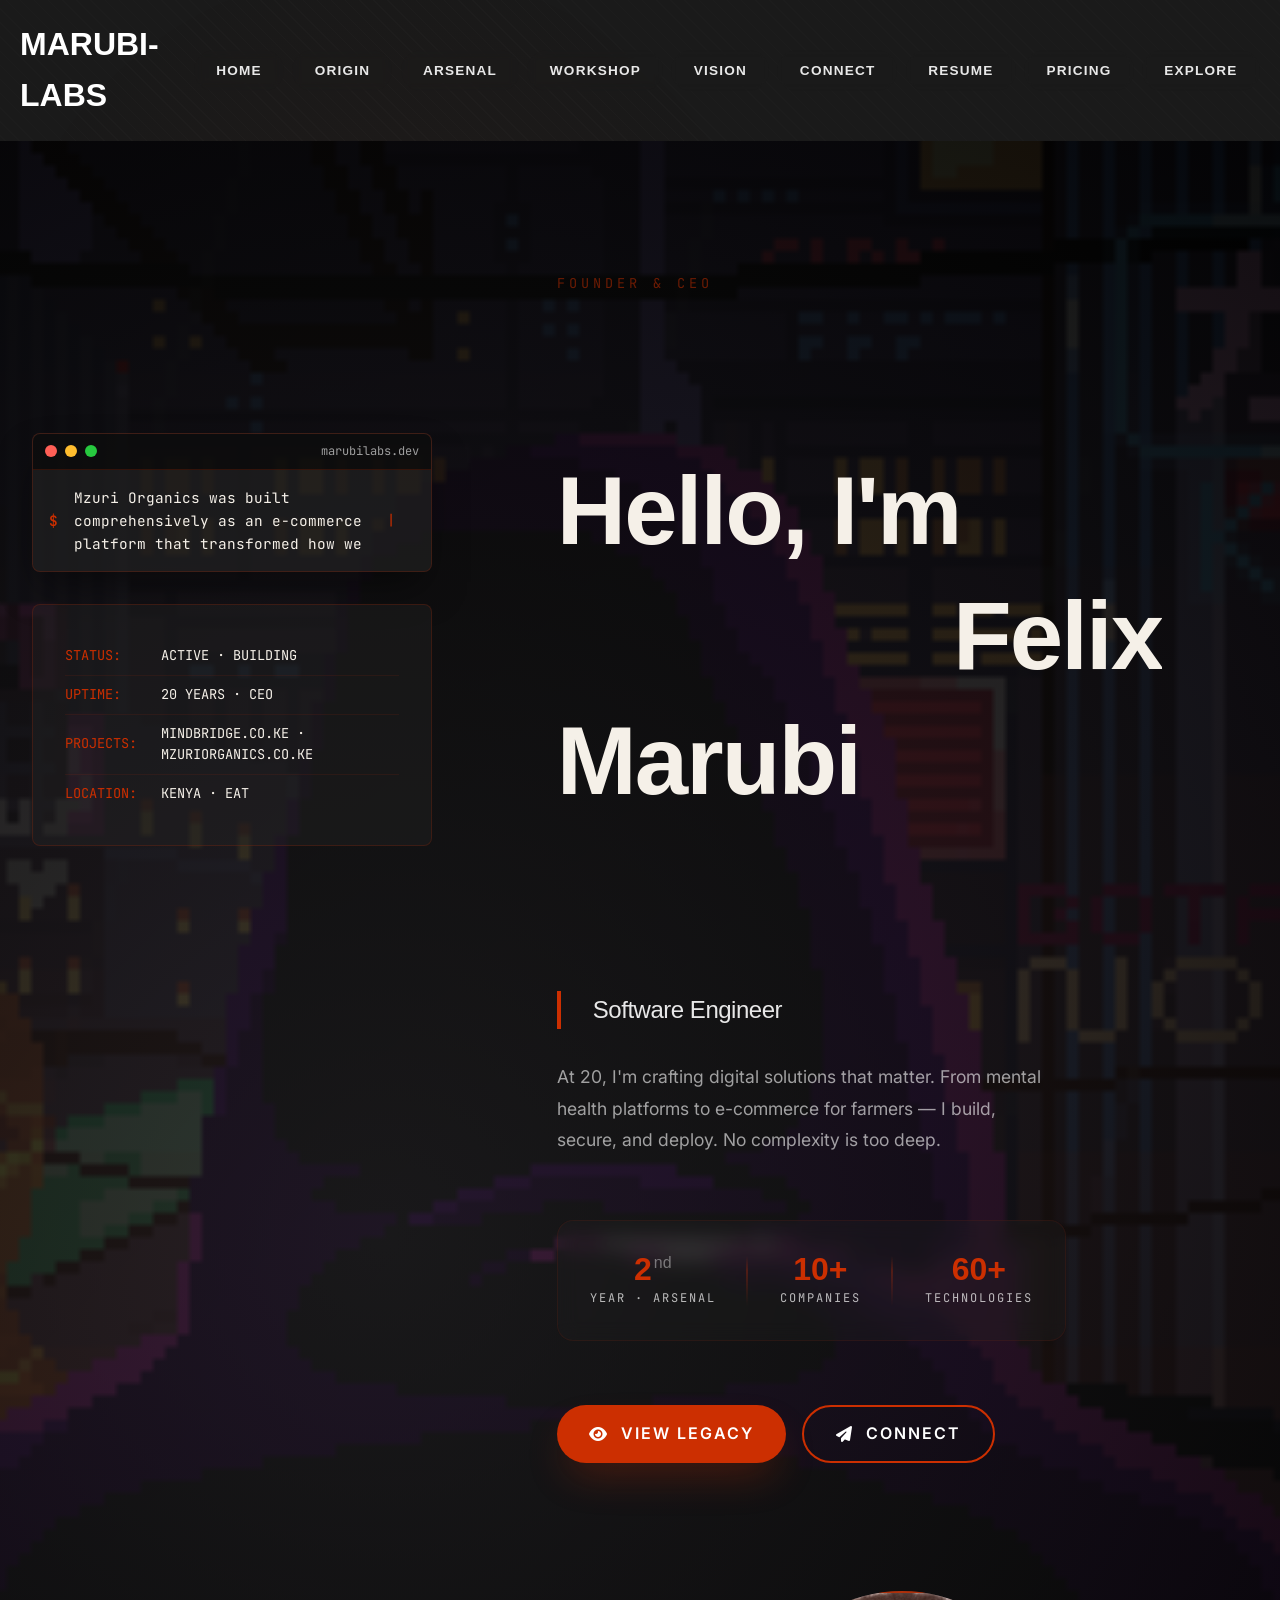
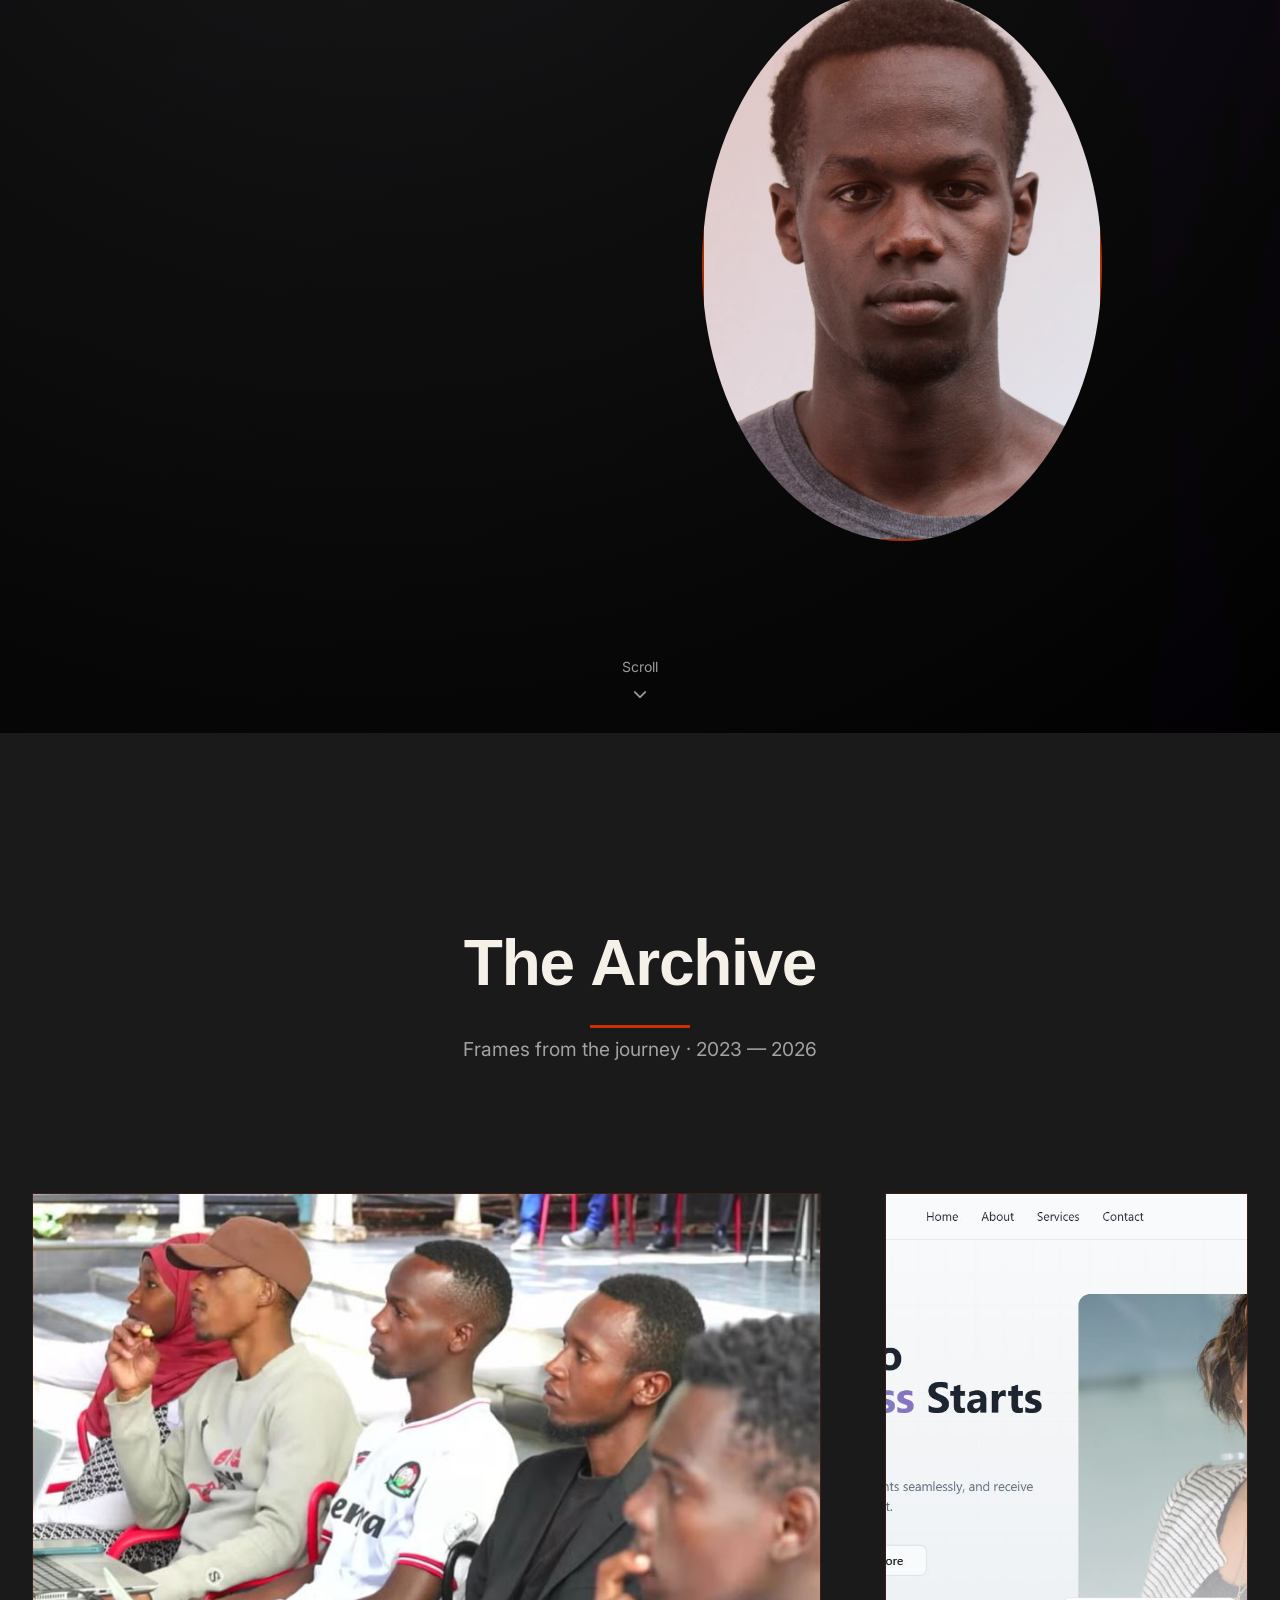
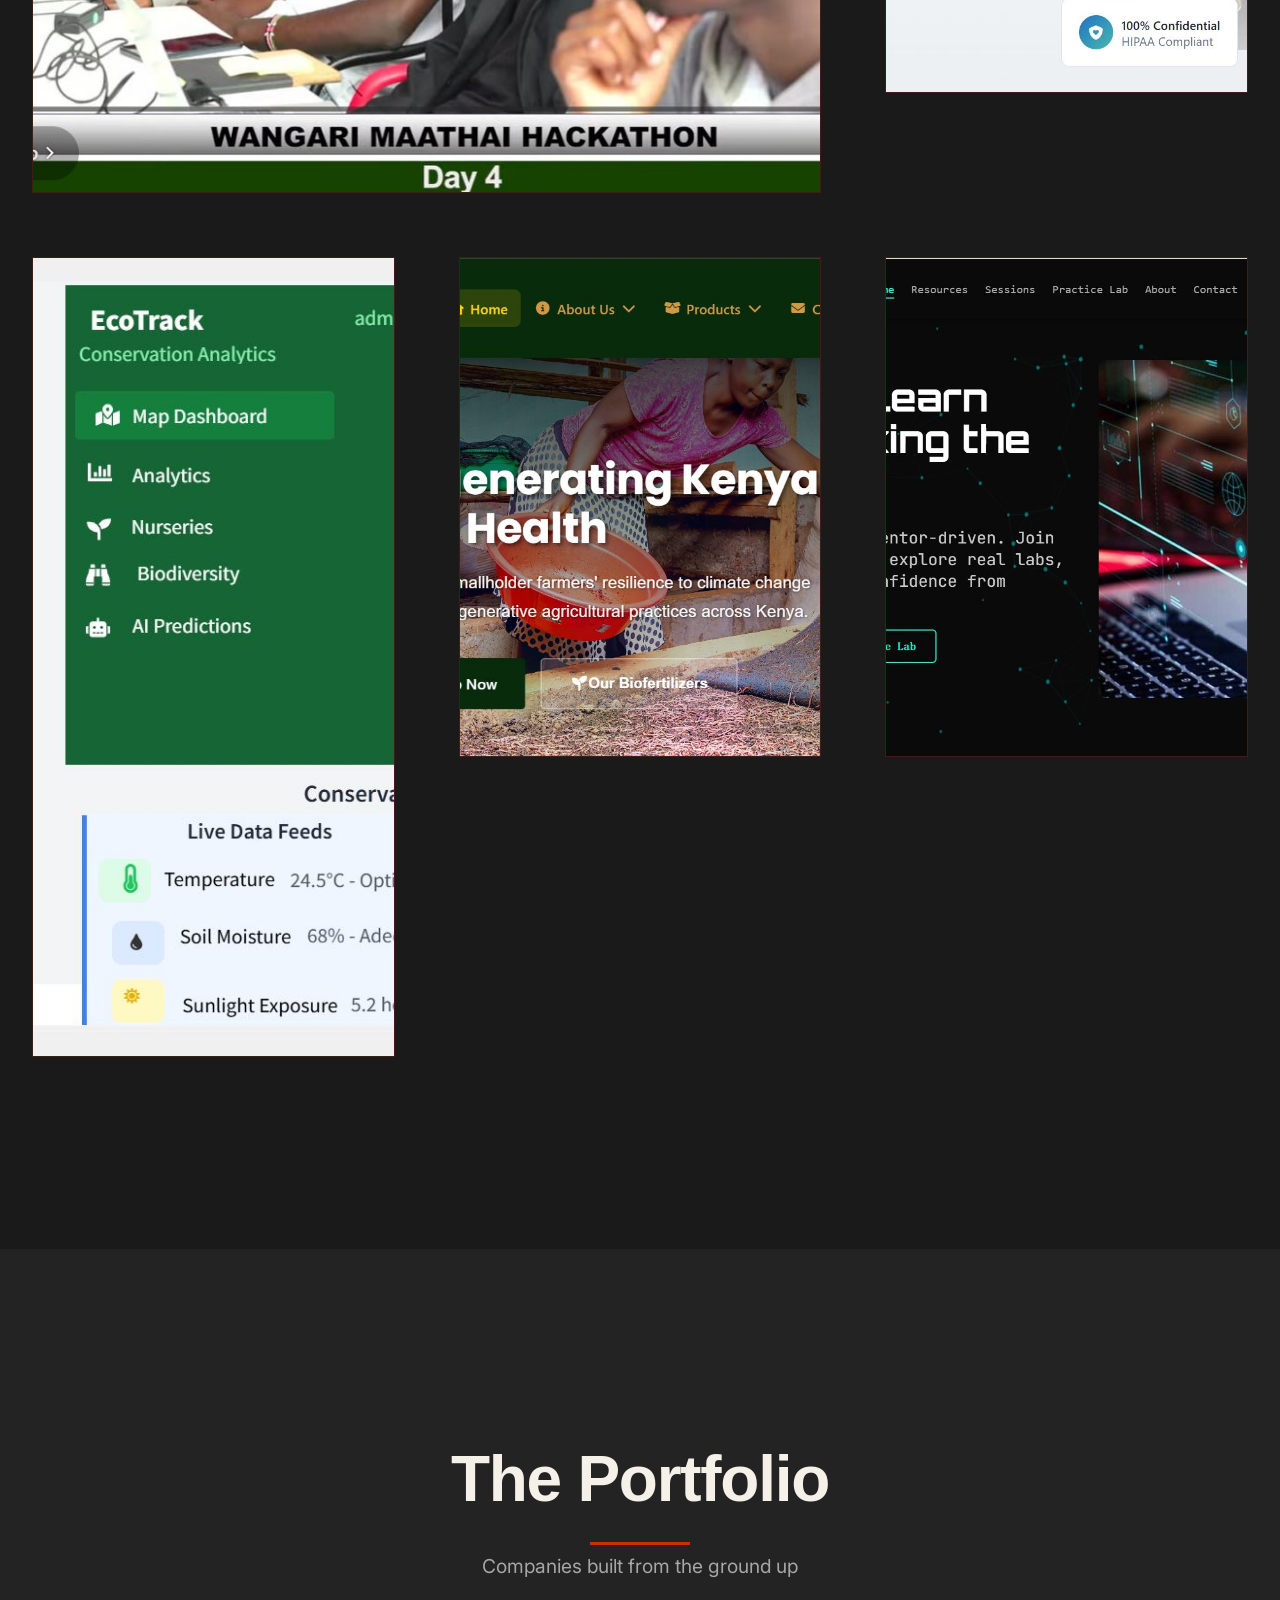
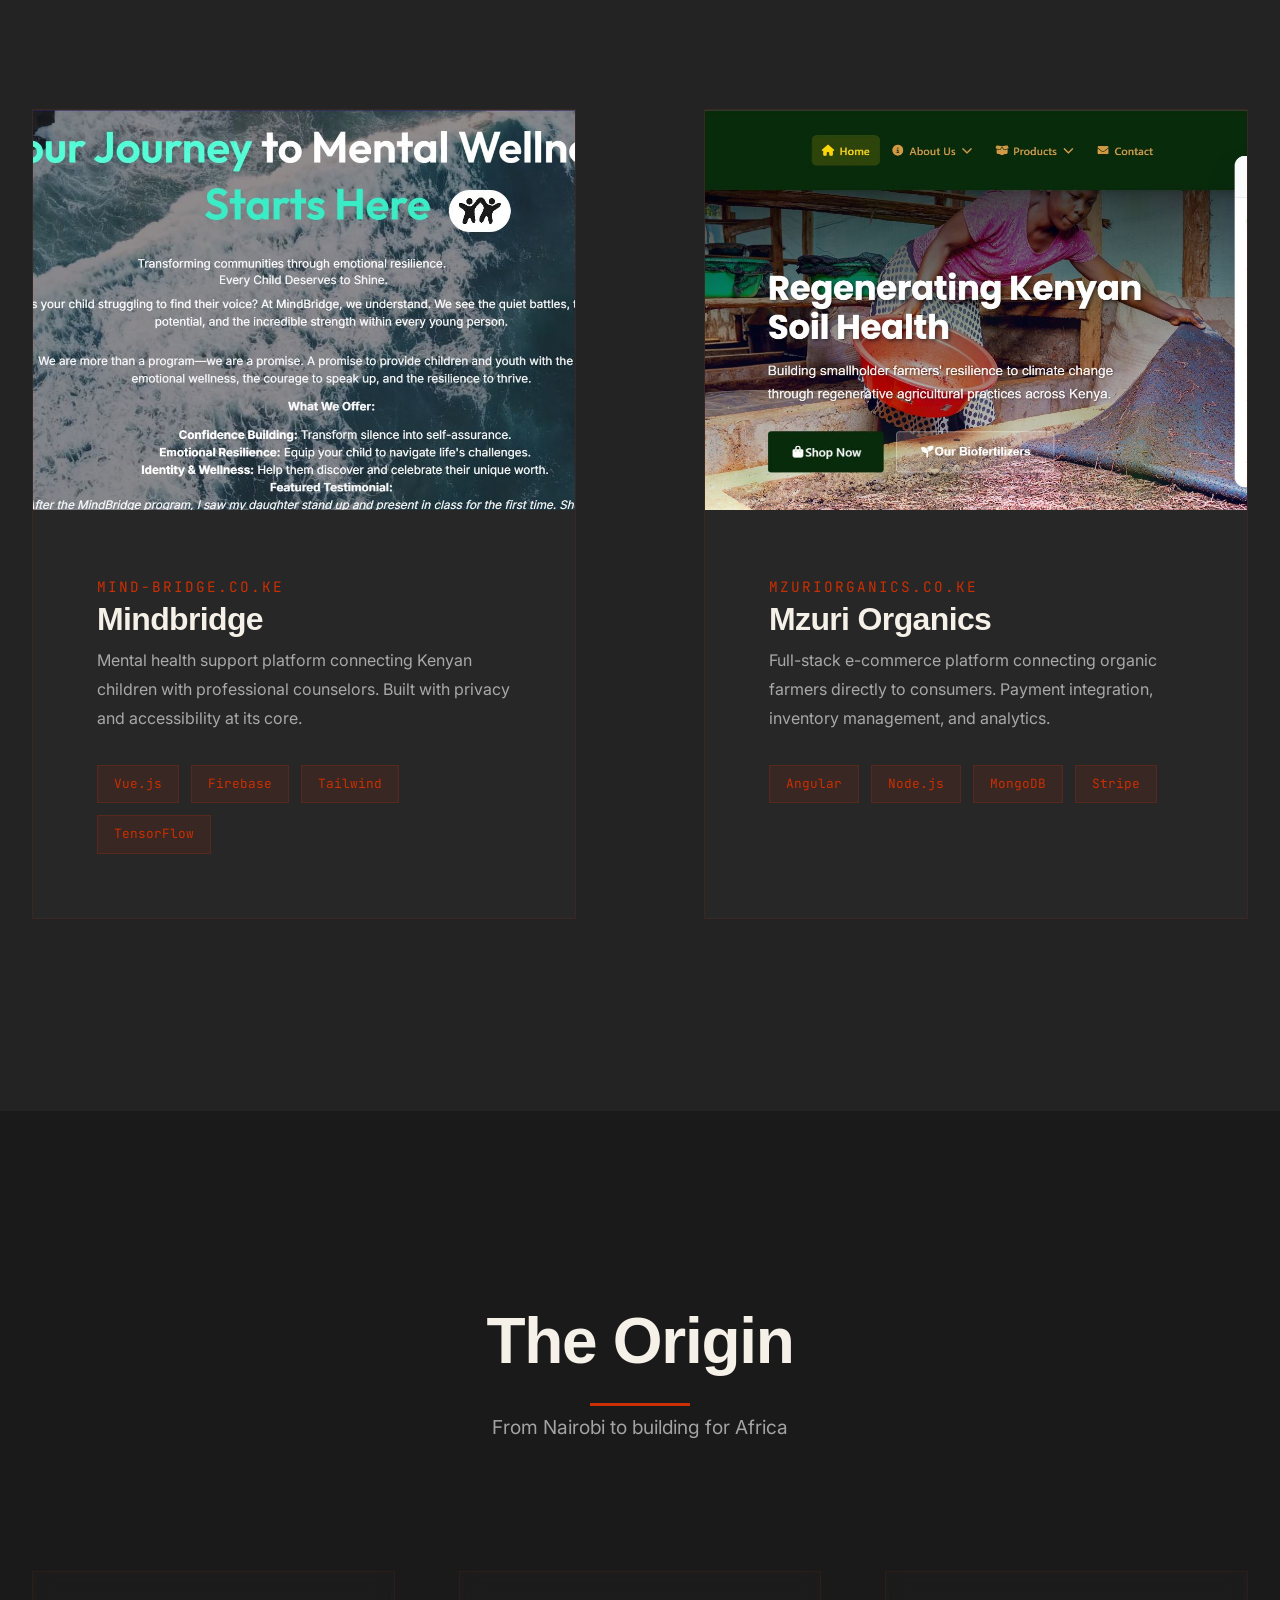
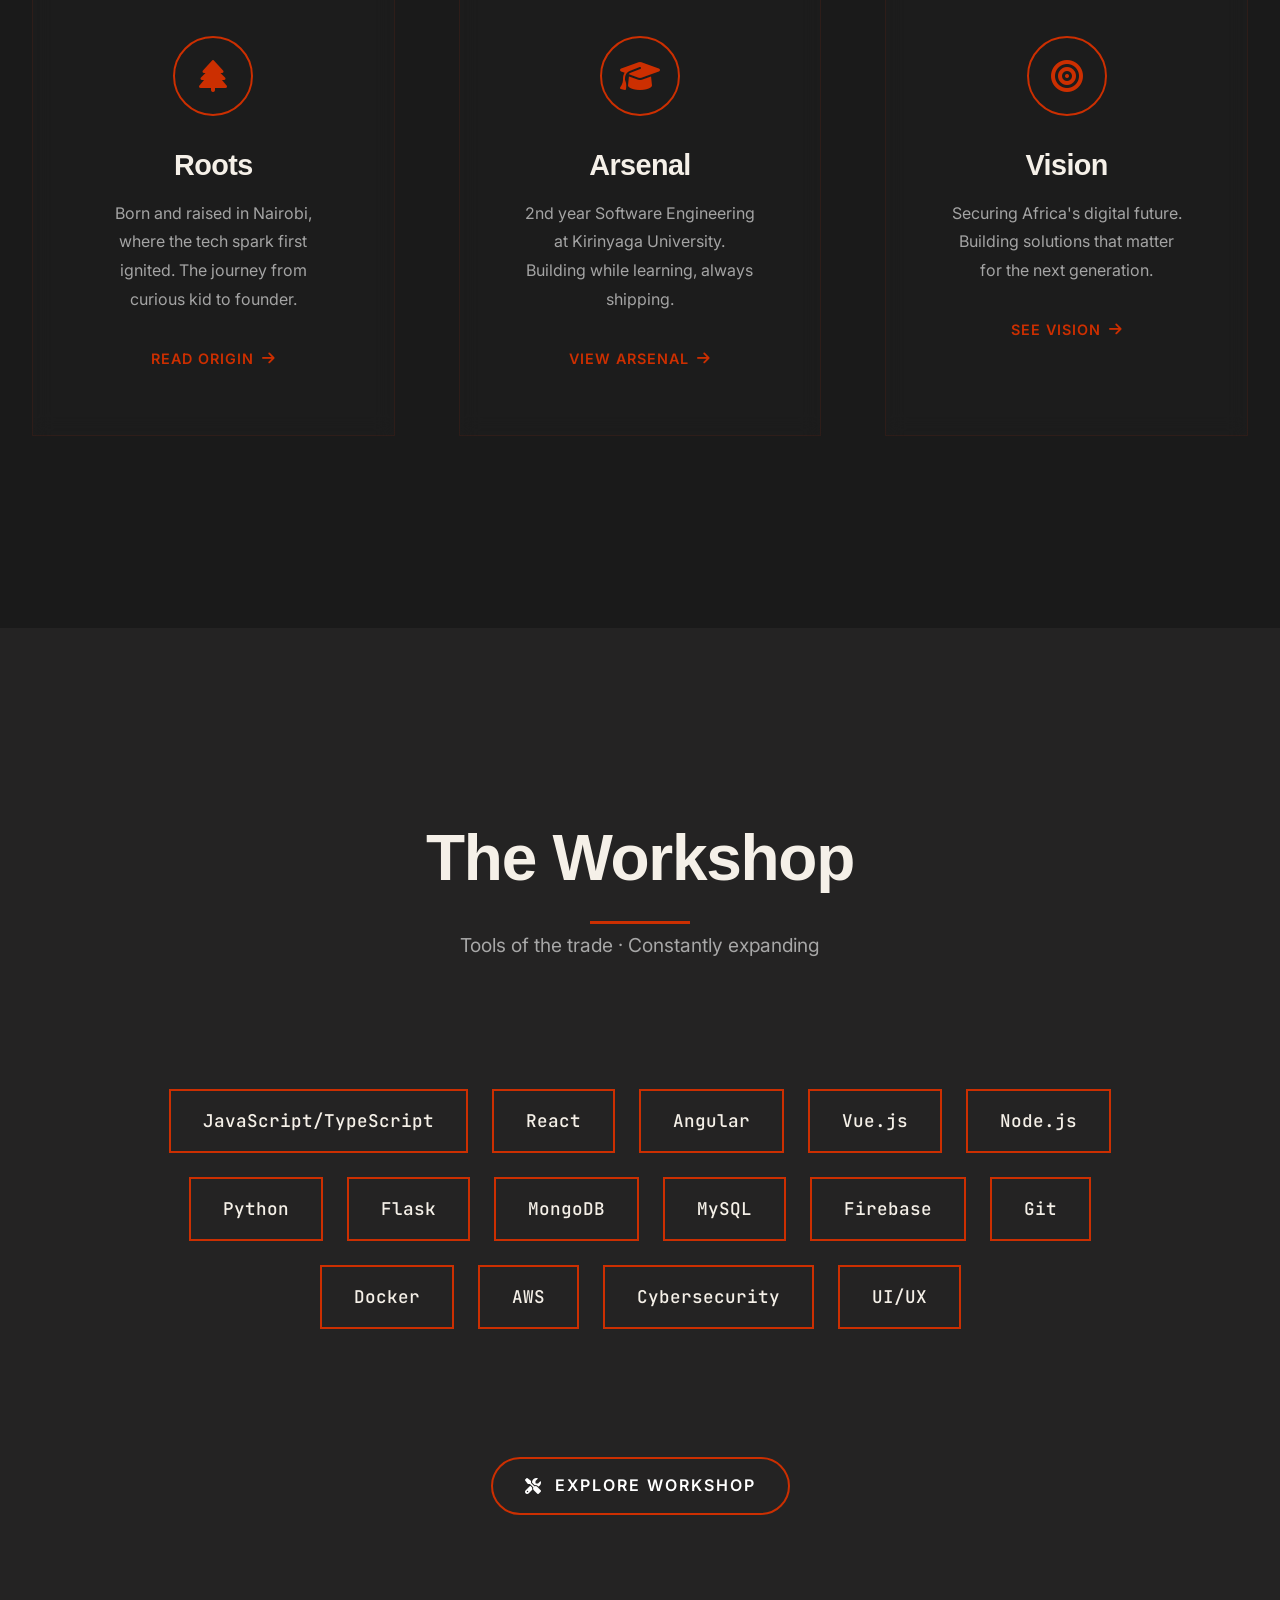
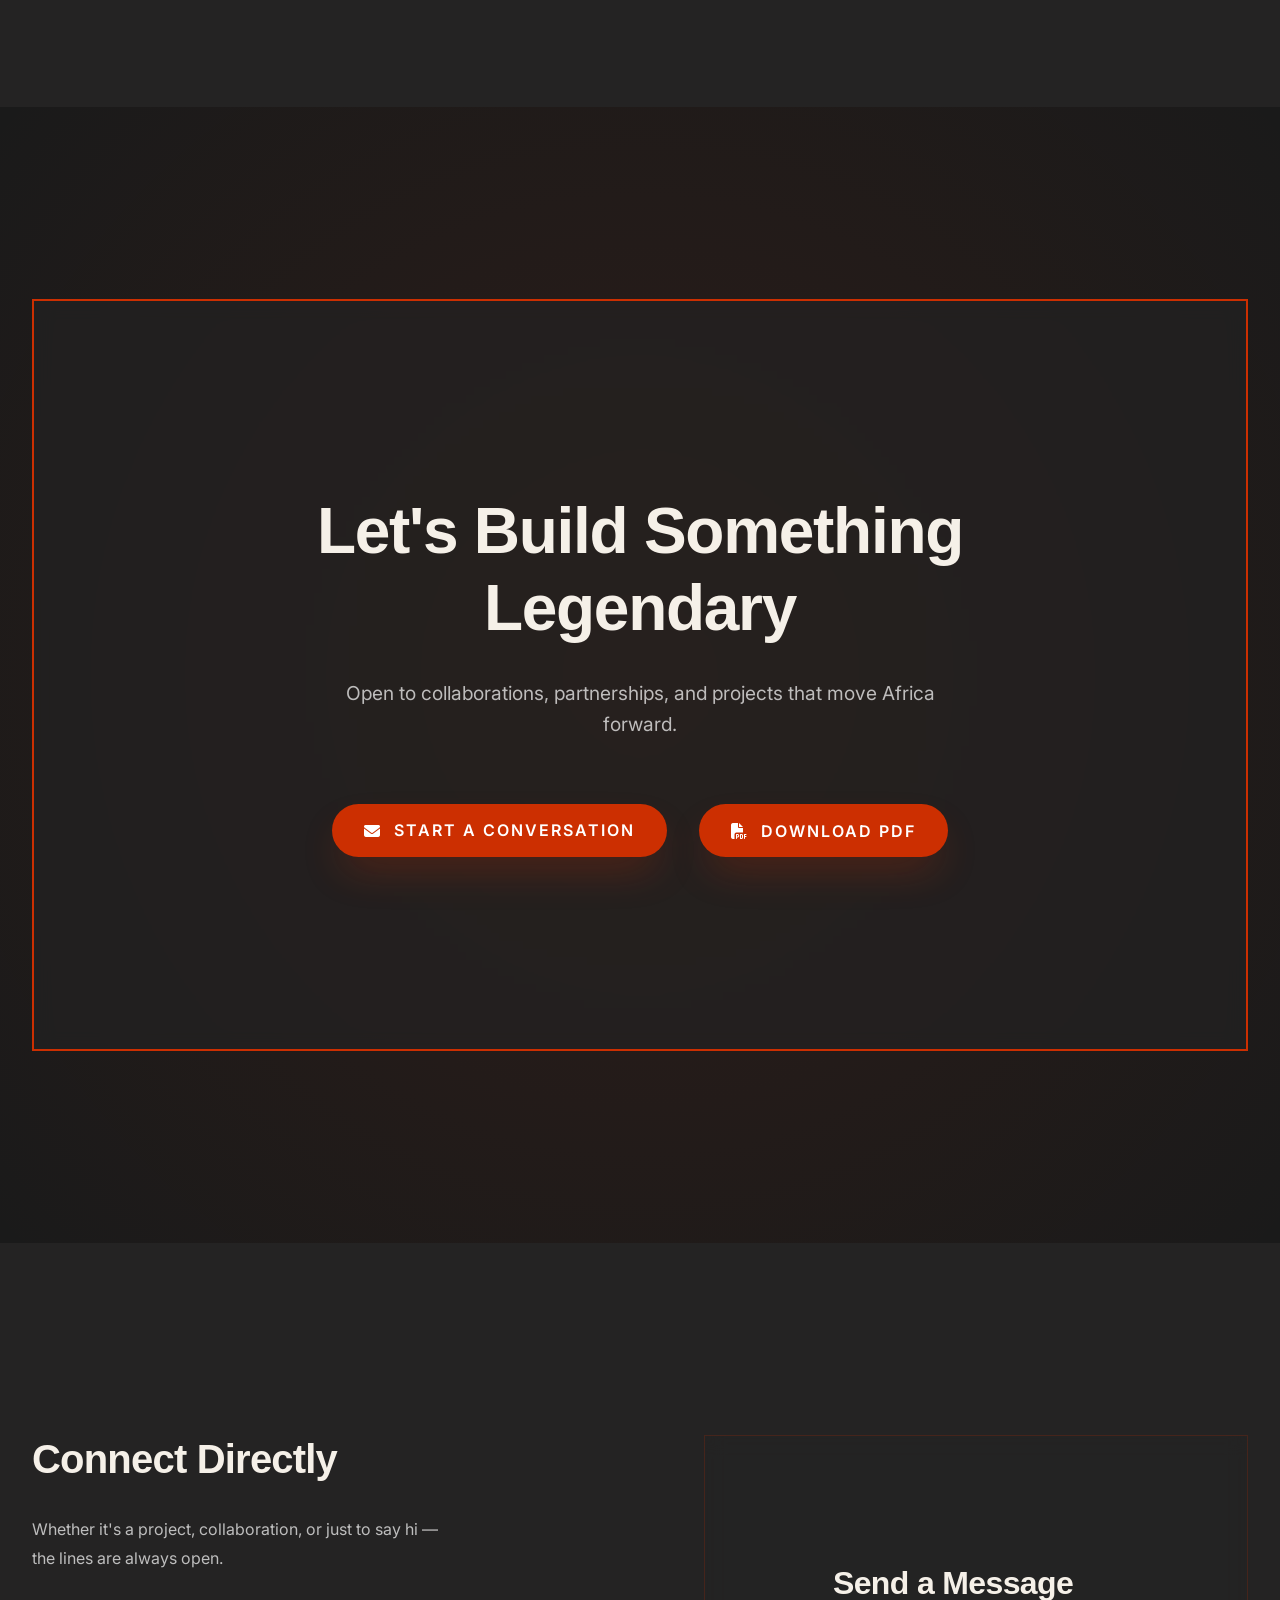
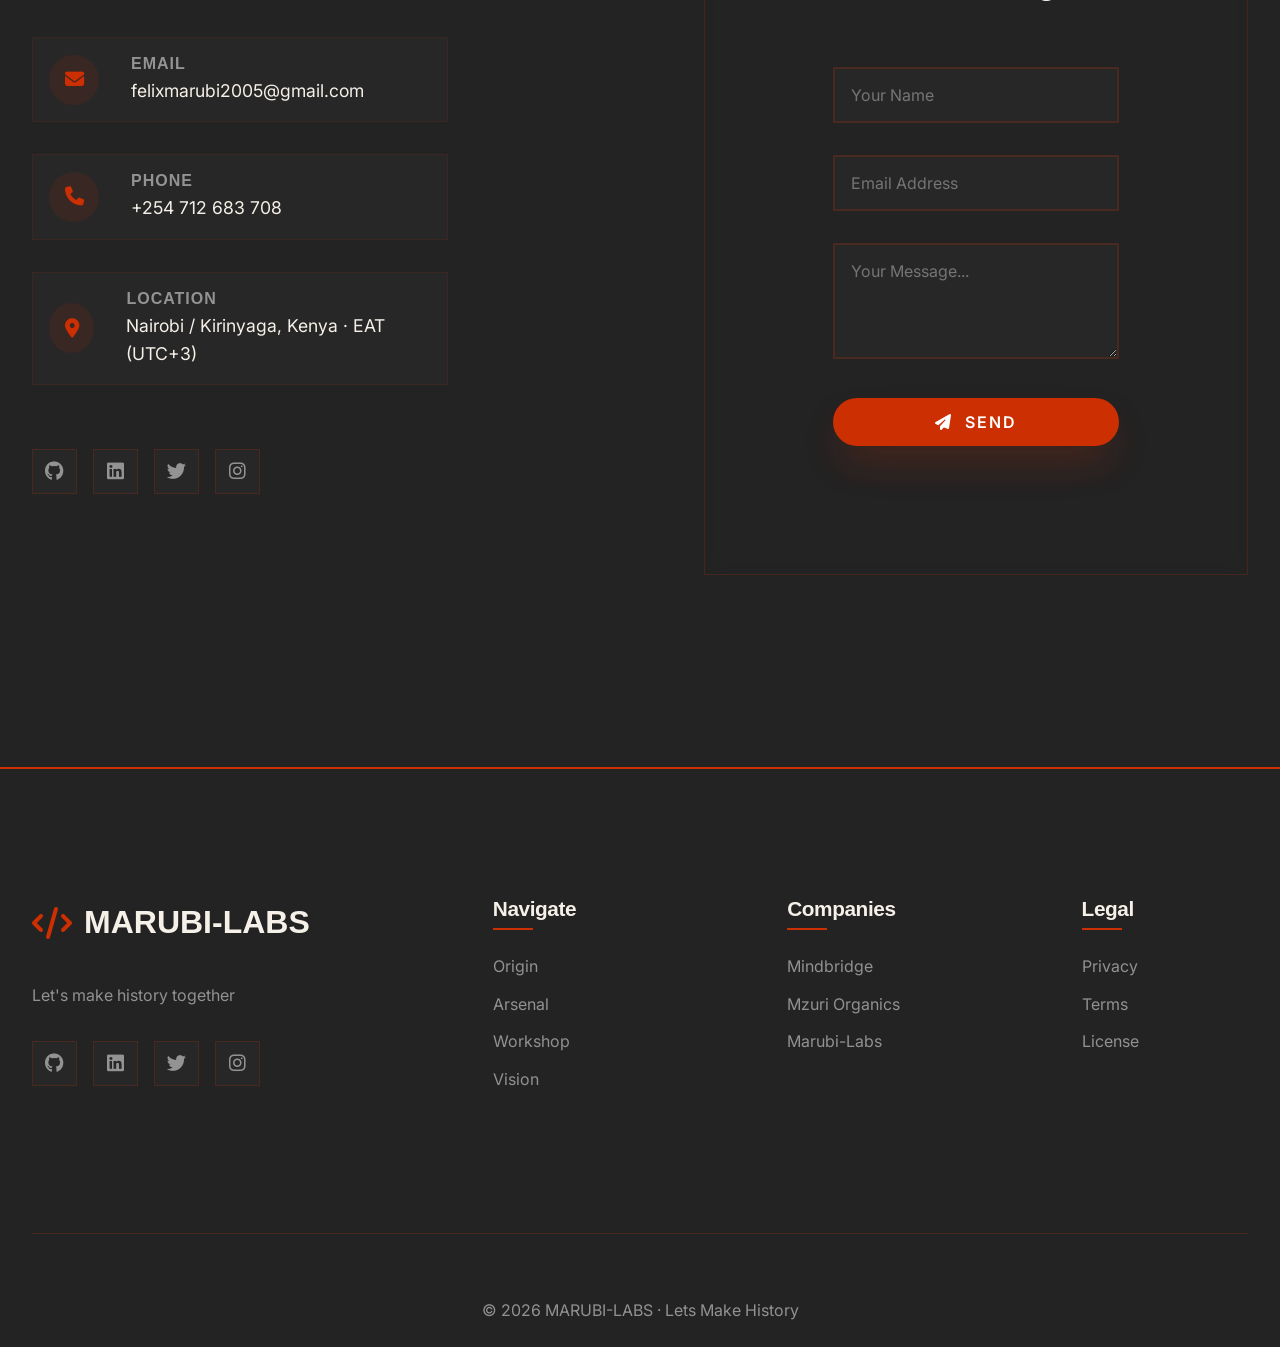
<file: index.html>
<!DOCTYPE html>
<html lang="en">
<head>
    <meta charset="UTF-8">
    <meta name="viewport" content="width=device-width, initial-scale=1.0">
    
    <!-- Primary Meta Tags -->
    <title>Felix Marubi | CEO & Founder at Marubi-Labs</title>
    <meta name="title" content="Felix Marubi | CEO & Founder at Marubi-Labs">
    <meta name="description" content="CEO of Marubi-Labs, building Mindbridge and Mzuri Organics. Software Engineering student at Kirinyaga University creating innovative solutions for African communities.">
    <meta name="keywords" content="Felix Marubi, Marubi-Labs, CEO, Software Engineer, Mindbridge, Mzuri Organics, Kirinyaga University, Web Developer, Kenya">
    <meta name="author" content="Felix Marubi">
    <meta name="robots" content="index, follow">
    
    <!-- Open Graph / Facebook -->
    <meta property="og:type" content="website">
    <meta property="og:url" content="https://marubilabs.com/">
    <meta property="og:title" content="Felix Marubi | CEO & Founder at Marubi-Labs">
    <meta property="og:description" content="Building Mindbridge, Mzuri Organics, and innovative solutions for African communities.">
    <meta property="og:image" content="images/og-image.jpg">
    
    <!-- Twitter -->
    <meta property="twitter:card" content="summary_large_image">
    <meta property="twitter:url" content="https://marubilabs.com/">
    <meta property="twitter:title" content="Felix Marubi | CEO & Founder at Marubi-Labs">
    <meta property="twitter:description" content="Building Mindbridge, Mzuri Organics, and innovative solutions for African communities.">
    <meta property="twitter:image" content="images/og-image.jpg">
    
    <!-- Favicon -->
    <link rel="icon" type="image/x-icon" href="images/icons/favicon.ico">
    <link rel="apple-touch-icon" sizes="180x180" href="images/icons/apple-touch-icon.png">
    
    <!-- Fonts & Icons -->
    <link rel="preconnect" href="https://fonts.googleapis.com">
    <link rel="preconnect" href="https://fonts.gstatic.com" crossorigin>
    <link href="https://fonts.googleapis.com/css2?family=Inter:wght@300;400;500;600;700;800&display=swap" rel="stylesheet">
    <link href="https://fonts.googleapis.com/css2?family=JetBrains+Mono:wght@400;500;600;700&display=swap" rel="stylesheet">
    <link rel="stylesheet" href="https://cdnjs.cloudflare.com/ajax/libs/font-awesome/6.4.0/css/all.min.css">
    
    <!-- CSS -->
    <link rel="stylesheet" href="css/pages/home.css">
    <style>
        /* Brand Colors - Quick Fix */
        :root {
            --marubi-ember: #cc2f01;
            --marubi-onyx: #242323;
            --marubi-cream: #f5f0e8;
        }
        
        /* ============================================
           HERO SECTION WITH GIF BACKGROUND
           ============================================ */
        
        /* Hero Section - GIF Background */
        .hero {
            position: relative;
            min-height: 100vh;
            display: flex;
            align-items: center;
            padding: var(--space-2xl, 100px) 0;
            overflow: hidden;
            isolation: isolate;
        }
        
        /* GIF Background Layer */
        .hero-background {
            position: absolute;
            top: 0;
            left: 0;
            width: 100%;
            height: 100%;
            z-index: 0;
            overflow: hidden;
        }
        
        .hero-background-img {
            width: 100%;
            height: 100%;
            object-fit: cover;
            object-position: center;
        
        }
        
        /* Dark Overlay for better text readability */
        .hero-background::after {
            content: '';
            position: absolute;
            top: 0;
            left: 0;
            width: 100%;
            height: 100%;
            background: linear-gradient(
                135deg,
                rgba(0, 0, 0, 0.7) 0%,
                rgba(0, 0, 0, 0.5) 50%,
                rgba(0, 0, 0, 0.7) 100%
            );
            pointer-events: none;
        }
        
        /* Gradient overlay for smoother blend */
        .hero-gradient-overlay {
            position: absolute;
            top: 0;
            left: 0;
            width: 100%;
            height: 100%;
            background: radial-gradient(
                circle at 30% 50%,
                rgba(36, 35, 35, 0.6) 0%,
                rgba(0, 0, 0, 0.85) 100%
            );
            z-index: 1;
            pointer-events: none;
        }
        
        /* Hero Content - Ensure text is above background */
        .hero .container {
            position: relative;
            z-index: 10;
        }
        
        /* Optional: Subtle animation on the background */
        @keyframes slowZoom {
            0% {
                transform: scale(1);
            }
            100% {
                transform: scale(1.05);
            }
        }
        
        .hero-background-img {
            animation: slowZoom 20s ease-in-out infinite alternate;
        }
        
        /* Hero Content Layout - Terminal Left, Text Right */
        .hero-content {
            display: grid;
            grid-template-columns: 0.8fr 1.2fr;
            gap: var(--space-lg, 2rem);
            align-items: start;
            position: relative;
            z-index: 10;
        }
        
        /* Terminal Column */
        .terminal-column {
            display: flex;
            flex-direction: column;
            gap: var(--space-md, 1.5rem);
            padding-top: 100px;
        }
        
        /* Live Reviews - Adjusted for left column */
        .live-reviews {
            background: rgba(36, 35, 35, 0.6);
            backdrop-filter: blur(10px);
            border: 1px solid rgba(204, 47, 1, 0.2);
            border-radius: 8px;
            width: 100%;
            max-width: 400px;
            overflow: hidden;
            margin: 0;
        }
        
        .terminal-header {
            background: rgba(0, 0, 0, 0.5);
            padding: 8px 12px;
            display: flex;
            align-items: center;
            gap: 8px;
            border-bottom: 1px solid rgba(204, 47, 1, 0.2);
        }
        
        .terminal-dot {
            width: 12px;
            height: 12px;
            border-radius: 50%;
        }
        
        .terminal-dot.red { background: #ff5f56; }
        .terminal-dot.yellow { background: #ffbd2e; }
        .terminal-dot.green { background: #27c93f; }
        
        .terminal-title {
            margin-left: auto;
            font-family: 'JetBrains Mono', monospace;
            font-size: 0.75rem;
            color: rgba(255, 255, 255, 0.6);
        }
        
        .terminal-body {
            padding: 1rem;
            font-family: 'JetBrains Mono', monospace;
            font-size: 0.85rem;
            color: var(--marubi-cream);
        }
        
        .prompt {
            color: var(--marubi-ember);
            margin-right: 8px;
        }
        
        .cursor {
            animation: blink 1s infinite;
        }
        
        @keyframes blink {
            0%, 100% { opacity: 1; }
            50% { opacity: 0; }
        }
        
        .rating-stars {
            color: #ffbd2e;
            margin-left: 12px;
            font-size: 0.7rem;
        }
        
        /* Additional Terminal Info */
        .terminal-info {
            background: rgba(36, 35, 35, 0.4);
            backdrop-filter: blur(10px);
            border: 1px solid rgba(204, 47, 1, 0.2);
            border-radius: 8px;
            padding: var(--space-md, 1.5rem);
            max-width: 400px;
            font-family: 'JetBrains Mono', monospace;
        }
        
        .terminal-info-item {
            display: flex;
            align-items: center;
            gap: var(--space-sm, 0.75rem);
            padding: 0.5rem 0;
            border-bottom: 1px solid rgba(204, 47, 1, 0.1);
        }
        
        .terminal-info-item:last-child {
            border-bottom: none;
        }
        
        .terminal-info-label {
            color: var(--marubi-ember);
            font-size: 0.85rem;
            min-width: 80px;
        }
        
        .terminal-info-value {
            color: var(--marubi-cream);
            font-size: 0.85rem;
        }
        
        /* Hero Text Column */
        .hero-text-column {
            display: flex;
            flex-direction: column;
            gap: var(--space-md, 1.5rem);
        }
        
        .hero-text {
            position: relative;
        }
        
        .hero-text::before {
            content: 'FOUNDER & CEO';
            position: absolute;
            top: -60px;
            left: 0;
            font-family: 'JetBrains Mono', monospace;
            font-size: 0.85rem;
            color: var(--marubi-ember);
            letter-spacing: 4px;
            opacity: 0.5;
        }
        
        .hero-title {
            font-size: clamp(3rem, 8vw, 6rem);
            font-weight: 800;
            line-height: 1.1;
            margin-bottom: var(--space-md, 1.5rem);
        }
        
        .hero-title .greeting {
            font-size: clamp(1.2rem, 3vw, 2rem);
            font-weight: 400;
            color: rgba(255, 255, 255, 0.6);
            margin-bottom: 0.5rem;
            letter-spacing: 4px;
            text-transform: uppercase;
            display: block;
        }
        
        .hero-title .name {
            background: linear-gradient(135deg, var(--marubi-ember), #ff6b35);
            -webkit-background-clip: text;
            -webkit-text-fill-color: transparent;
            font-size: clamp(3.5rem, 10vw, 7rem);
            position: relative;
            display: inline-block;
        }
        
        .hero-subtitle {
            font-size: clamp(1.2rem, 3vw, 1.5rem);
            font-weight: 400;
            color: rgba(255, 255, 255, 0.9);
            margin-bottom: var(--space-md, 1.5rem);
            line-height: 1.6;
            max-width: 600px;
            border-left: 4px solid var(--marubi-ember);
            padding-left: var(--space-md, 1.5rem);
        }
        
        .hero-description {
            font-size: 1.1rem;
            color: rgba(255, 255, 255, 0.6);
            margin-bottom: var(--space-lg, 2rem);
            line-height: 1.8;
            max-width: 500px;
        }
        
        /* Stats adjustment */
        .hero-stats {
            display: flex;
            gap: var(--space-lg, 2rem);
            margin-bottom: var(--space-lg, 2rem);
            padding: var(--space-md, 1.5rem);
            background: rgba(36, 35, 35, 0.3);
            backdrop-filter: blur(10px);
            border-radius: 16px;
            border: 1px solid rgba(204, 47, 1, 0.1);
            max-width: fit-content;
        }
        
        .stat-item {
            text-align: center;
        }
        
        .stat-number {
            font-size: 2rem;
            font-weight: 700;
            color: var(--marubi-ember);
        }
        
        .stat-label {
            font-size: 0.75rem;
            color: rgba(255, 255, 255, 0.7);
        }
        
        /* Hero Image */
        .hero-image {
            grid-column: 2;
            margin-top: var(--space-lg, 2rem);
        }
        
        .profile-frame {
            position: relative;
            width: 100%;
            max-width: 400px;
            margin: 0 auto;
        }
        
        .profile-img {
            width: 100%;
            border-radius: 20px;
            border: 2px solid var(--marubi-ember);
            box-shadow: 0 20px 40px rgba(0, 0, 0, 0.3);
        }
        
        .founder-badge {
            position: absolute;
            bottom: -15px;
            right: -15px;
            background: var(--marubi-ember);
            color: white;
            padding: 8px 16px;
            border-radius: 30px;
            font-size: 0.8rem;
            font-weight: 600;
            font-family: 'JetBrains Mono', monospace;
        }
        
        /* Buttons */
        .hero-buttons {
            display: flex;
            gap: 1rem;
            flex-wrap: wrap;
        }
        
        .btn {
            display: inline-flex;
            align-items: center;
            gap: 0.75rem;
            padding: 0.875rem 2rem;
            border-radius: 40px;
            font-weight: 600;
            text-decoration: none;
            transition: all 0.3s ease;
            cursor: pointer;
            border: none;
        }
        
        .btn-primary {
            background: var(--marubi-ember);
            color: white;
        }
        
        .btn-primary:hover {
            background: #b82800;
            transform: translateY(-2px);
        }
        
        .btn-outline {
            background: transparent;
            border: 2px solid var(--marubi-ember);
            color: white;
        }
        
        .btn-outline:hover {
            background: var(--marubi-ember);
            transform: translateY(-2px);
        }
        
        /* Scroll Indicator */
        .scroll-indicator {
            position: absolute;
            bottom: 2rem;
            left: 50%;
            transform: translateX(-50%);
            display: flex;
            flex-direction: column;
            align-items: center;
            gap: 0.5rem;
            color: rgba(255, 255, 255, 0.6);
            font-size: 0.875rem;
            z-index: 10;
        }
        
        /* Animations */
        @keyframes slideIn {
            from {
                transform: scaleX(0);
            }
            to {
                transform: scaleX(1);
            }
        }
        
        /* Responsive */
        @media (max-width: 1200px) {
            .hero-content {
                grid-template-columns: 0.9fr 1.1fr;
                gap: var(--space-md, 1.5rem);
            }
        }
        
        @media (max-width: 992px) {
            .hero-content {
                grid-template-columns: 1fr;
                gap: var(--space-lg, 2rem);
            }
            
            .terminal-column {
                align-items: center;
                padding-top: 0;
            }
            
            .hero-text-column {
                align-items: center;
                text-align: center;
            }
            
            .hero-subtitle {
                border-left: none;
                border-top: 4px solid var(--marubi-ember);
                padding-top: var(--space-md, 1.5rem);
                margin-left: auto;
                margin-right: auto;
            }
            
            .hero-description {
                margin-left: auto;
                margin-right: auto;
            }
            
            .hero-stats {
                margin-left: auto;
                margin-right: auto;
            }
            
            .hero-buttons {
                justify-content: center;
            }
            
            .hero-image {
                grid-column: 1;
                text-align: center;
            }
        }
        
        @media (max-width: 768px) {
            .hero-stats {
                gap: 1rem;
                padding: 1rem;
            }
            
            .stat-number {
                font-size: 1.5rem;
            }
        }
    </style>
</head>
<body>
    <!-- Navigation -->
    <nav class="navbar">
        <div class="nav-container">
            <a href="index.html" class="logo">
                <span class="logo-text">MARUBI-LABS</span>
            </a>
            
            <!-- Desktop Navigation Menu -->
            <div class="nav-menu">
                <a href="index.html" class="nav-link active">Home</a>
                <a href="origin.html" class="nav-link">Origin</a>
                <a href="arsenal.html" class="nav-link">Arsenal</a>
                <a href="workshop.html" class="nav-link">Workshop</a>
                <a href="vision.html" class="nav-link">Vision</a>
                <a href="connect.html" class="nav-link">Connect</a>
                <a href="resume.html" class="nav-link">Resume</a>
                <a href="services.html" class="nav-link">Pricing</a>
                <a href="navigation.html" class="nav-link">Explore</a>
            </div>
            
            <!-- Mobile Toggle Button - Links to navigation.html -->
            <div class="nav-actions">
                <a href="navigation.html" class="menu-toggle" id="menuToggle">
                    <i class="fas fa-bars"></i>
                </a>
            </div>
        </div>
        
        <div class="scroll-progress" id="scrollProgress"></div>
    </nav>

    <!-- Hero Section - The Statement with GIF Background -->
    <section class="hero">
        <!-- ============================================ -->
        <!-- GIF BACKGROUND - PUT YOUR GIF HERE -->
        <!-- ============================================ -->
        <div class="hero-background">
            <!-- 
                🔥 PLACE YOUR GIF FILE HERE 🔥
                
                OPTION 1: Use a local GIF file:
                - Place your GIF in: images/backgrounds/hero-bg.gif
                - Then uncomment the line below and comment out the URL line
            -->
            <img 
                src="images/gallery/VirtuaVerse_ Cyberpunk and Pixels.gif" 
                alt="Background animation" 
                class="hero-background-img"
                loading="lazy"
            >
            
            <!-- OPTION 2: Use a URL GIF (uncomment to use, comment the local one above) -->
            <!-- <img 
                src="https://media.giphy.com/media/v1.Y2lkPTc5MGI3NjExa3I4cHo4dHV0aXU5bnFvdW1qNng0dXQ4cHp5NnNldG5qN2R5eGg1byZlcD12MV9pbnRlcm5hbF9naWZfYnlfaWQmY3Q9Zw/26BRv0ThflFHCv4/260x260.gif" 
                alt="Background animation" 
                class="hero-background-img"
                loading="lazy"
            > -->
        </div>
        
        <!-- Gradient Overlay for better text contrast -->
        <div class="hero-gradient-overlay"></div>
        
        <div class="container">
            <div class="hero-content">
                <!-- LEFT COLUMN - Terminal -->
                <div class="terminal-column animate-fade-in">
                    <!-- Live Reviews Terminal -->
                    <div class="live-reviews">
                        <div class="terminal-header">
                            <span class="terminal-dot red"></span>
                            <span class="terminal-dot yellow"></span>
                            <span class="terminal-dot green"></span>
                            <span class="terminal-title">marubilabs.dev</span>
                        </div>
                        <div class="terminal-body">
                            <span class="prompt">$</span>
                            <span class="typing-text" id="typingReview">Building Africa's digital future</span>
                            <span class="cursor">|</span>
                            <span class="rating-stars" id="ratingStars">★★★★★</span>
                        </div>
                    </div>
                    
                    <!-- Additional Terminal Info -->
                    <div class="terminal-info">
                        <div class="terminal-info-item">
                            <span class="terminal-info-label">STATUS:</span>
                            <span class="terminal-info-value">ACTIVE · BUILDING</span>
                        </div>
                        <div class="terminal-info-item">
                            <span class="terminal-info-label">UPTIME:</span>
                            <span class="terminal-info-value">20 YEARS · CEO</span>
                        </div>
                        <div class="terminal-info-item">
                            <span class="terminal-info-label">PROJECTS:</span>
                            <span class="terminal-info-value">MINDBRIDGE.CO.KE · MZURIORGANICS.CO.KE</span>
                        </div>
                        <div class="terminal-info-item">
                            <span class="terminal-info-label">LOCATION:</span>
                            <span class="terminal-info-value">KENYA · EAT</span>
                        </div>
                    </div>
                </div>
                
                <!-- RIGHT COLUMN - Hero Text -->
                <div class="hero-text-column">
                    <div class="hero-text">
                        <h1 class="hero-title">
                            <span class="greeting">Hello, I'm</span>
                            <span class="name">Felix Marubi</span>
                        </h1>
                        
                        <h2 class="hero-subtitle animate-slide-up delay-1">
                            Software Engineer 
                        </h2>
                        
                        <p class="hero-description animate-slide-up delay-2">
                            At 20, I'm crafting digital solutions that matter. From mental health platforms 
                            to e-commerce for farmers — I build, secure, and deploy. No complexity is too deep.
                        </p>
                        
                        <div class="hero-stats animate-slide-up delay-3">
                            <div class="stat-item">
                                <div class="stat-number">2<sup>nd</sup></div>
                                <div class="stat-label">Year · Arsenal</div>
                            </div>
                            <div class="stat-item">
                                <div class="stat-number">10+</div>
                                <div class="stat-label">Companies</div>
                            </div>
                            <div class="stat-item">
                                <div class="stat-number">60+</div>
                                <div class="stat-label">Technologies</div>
                            </div>
                        </div>
                        
                        <div class="hero-buttons animate-slide-up delay-4">
                            <a href="#gallery" class="btn btn-primary">
                                <i class="fas fa-eye"></i>
                                View Legacy
                            </a>
                            <a href="connect.html" class="btn btn-outline">
                                <i class="fas fa-paper-plane"></i>
                                Connect
                            </a>
                        </div>
                    </div>
                </div>
                
                <!-- Hero Image -->
                <div class="hero-image animate-float">
                    <div class="profile-frame">
                        <img src="images/profile/profile.jpg" alt="Felix Marubi - CEO" class="profile-img">
                        <div class="founder-badge">
                            <span>FOUNDER</span> · 20
                        </div>
                    </div>
                </div>
            </div>
        </div>
        
        <div class="scroll-indicator">
            <span>Scroll</span>
            <i class="fas fa-chevron-down"></i>
        </div>
    </section>

    <!-- Gallery Section - The Archive -->
    <section id="gallery" class="gallery-section">
        <div class="container">
            <div class="section-header">
                <h2 class="section-title">The Archive</h2>
                <p class="section-subtitle">Frames from the journey · 2023 — 2026</p>
            </div>
            
            <div class="gallery-grid">
                <div class="gallery-item large">
                    <img src="images/gallery/hackathon1.JPG" alt="Command Center" class="gallery-image">
                    <div class="gallery-overlay">
                        <h3>Hackathon Challenges</h3>
                        <p>Presented a project on climate conservation</p>
                        <span class="gallery-tag">2025</span>
                    </div>
                </div>
                
                <div class="gallery-item">
                    <img src="images/gallery/alihas.JPG" alt="Mindbridge Team" class="gallery-image">
                    <div class="gallery-overlay">
                        <h3>Mindbridge</h3>
                        <p>Mental health platform for Kenyan school children</p>
                        <span class="gallery-tag">2025</span>
                    </div>
                </div>
                
                <div class="gallery-item tall">
                    <img src="images/gallery/Eco Track design.JPG" alt="Code" class="gallery-image">
                    <div class="gallery-overlay">
                        <h3>Echo-Track</h3>
                        <p>Building scalable solutions for farmers</p>
                        <span class="gallery-tag">2025</span>
                    </div>
                </div>
                
                <div class="gallery-item">
                    <img src="images/gallery/accessibility.JPG" alt="Mzuri Organics" class="gallery-image">
                    <div class="gallery-overlay">
                        <h3>Mzuri Organics</h3>
                        <p>E-commerce for Kenyan farmers</p>
                        <span class="gallery-tag">2026</span>
                    </div>
                </div>
                
                <div class="gallery-item">
                    <img src="images/gallery/bytelab.JPG" alt="Cybersecurity Lab" class="gallery-image">
                    <div class="gallery-overlay">
                        <h3>Cybersecurity</h3>
                        <p>Securing African digital infrastructure</p>
                        <span class="gallery-tag">2025</span>
                    </div>
                </div>
            </div>
        </div>
    </section>

    <!-- Projects Showcase - The Companies -->
    <section class="projects-showcase">
        <div class="container">
            <div class="section-header">
                <h2 class="section-title">The Portfolio</h2>
                <p class="section-subtitle">Companies built from the ground up</p>
            </div>
            
            <div class="projects-grid">
                <!-- Mindbridge -->
                <div class="project-card">
                    <div class="project-image">
                        <img src="images/gallery/best landing.JPG" alt="Mindbridge">
                    </div>
                    <div class="project-content">
                        <span class="company">mind-bridge.co.ke</span>
                        <h3>Mindbridge</h3>
                        <p>Mental health support platform connecting Kenyan children with professional counselors. Built with privacy and accessibility at its core.</p>
                        <div class="project-tech">
                            <span>Vue.js</span>
                            <span>Firebase</span>
                            <span>Tailwind</span>
                            <span>TensorFlow</span>
                        </div>
                    </div>
                </div>
                
                <!-- Mzuri Organics -->
                <div class="project-card">
                    <div class="project-image">
                        <img src="images/gallery/accessibility.JPG" alt="Mzuri Organics">
                    </div>
                    <div class="project-content">
                        <span class="company">mzuriorganics.co.ke</span>
                        <h3>Mzuri Organics</h3>
                        <p>Full-stack e-commerce platform connecting organic farmers directly to consumers. Payment integration, inventory management, and analytics.</p>
                        <div class="project-tech">
                            <span>Angular</span>
                            <span>Node.js</span>
                            <span>MongoDB</span>
                            <span>Stripe</span>
                        </div>
                    </div>
                </div>
            </div>
        </div>
    </section>

    <!-- About Preview - The Origin -->
    <section class="about-preview">
        <div class="container">
            <div class="section-header">
                <h2 class="section-title">The Origin</h2>
                <p class="section-subtitle">From Nairobi to building for Africa</p>
            </div>
            
            <div class="about-grid">
                <div class="about-card">
                    <div class="card-icon">
                        <i class="fas fa-tree"></i>
                    </div>
                    <h3>Roots</h3>
                    <p>Born and raised in Nairobi, where the tech spark first ignited. The journey from curious kid to founder.</p>
                    <a href="origin.html" class="card-link">
                        Read Origin <i class="fas fa-arrow-right"></i>
                    </a>
                </div>
                
                <div class="about-card">
                    <div class="card-icon">
                        <i class="fas fa-graduation-cap"></i>
                    </div>
                    <h3>Arsenal</h3>
                    <p>2nd year Software Engineering at Kirinyaga University. Building while learning, always shipping.</p>
                    <a href="arsenal.html" class="card-link">
                        View Arsenal <i class="fas fa-arrow-right"></i>
                    </a>
                </div>
                
                <div class="about-card">
                    <div class="card-icon">
                        <i class="fas fa-bullseye"></i>
                    </div>
                    <h3>Vision</h3>
                    <p>Securing Africa's digital future. Building solutions that matter for the next generation.</p>
                    <a href="vision.html" class="card-link">
                        See Vision <i class="fas fa-arrow-right"></i>
                    </a>
                </div>
            </div>
        </div>
    </section>

    <!-- Skills Section - The Workshop -->
    <section class="skills-section">
        <div class="container">
            <div class="section-header">
                <h2 class="section-title">The Workshop</h2>
                <p class="section-subtitle">Tools of the trade · Constantly expanding</p>
            </div>
            
            <div class="skills-cloud">
                <span class="skill-tag">JavaScript/TypeScript</span>
                <span class="skill-tag">React</span>
                <span class="skill-tag">Angular</span>
                <span class="skill-tag">Vue.js</span>
                <span class="skill-tag">Node.js</span>
                <span class="skill-tag">Python</span>
                <span class="skill-tag">Flask</span>
                <span class="skill-tag">MongoDB</span>
                <span class="skill-tag">MySQL</span>
                <span class="skill-tag">Firebase</span>
                <span class="skill-tag">Git</span>
                <span class="skill-tag">Docker</span>
                <span class="skill-tag">AWS</span>
                <span class="skill-tag">Cybersecurity</span>
                <span class="skill-tag">UI/UX</span>
            </div>
            
            <div class="text-center">
                <a href="workshop.html" class="btn btn-outline">
                    <i class="fas fa-tools"></i>
                    Explore Workshop
                </a>
            </div>
        </div>
    </section>

    <!-- CTA Section -->
    <section class="cta-section">
        <div class="container">
            <div class="cta-card">
                <h2>Let's Build Something Legendary</h2>
                <p>Open to collaborations, partnerships, and projects that move Africa forward.</p>
                <div class="cta-buttons">
                    <a href="connect.html" class="btn btn-primary">
                        <i class="fas fa-envelope"></i>
                        Start a Conversation
                    </a>
                    <button class="btn btn-primary" id="downloadPDFBtn2">
                        <i class="fas fa-file-pdf"></i> Download PDF
                    </button>
                </div>
            </div>
        </div>
    </section>

    <!-- Contact Preview -->
    <section class="contact-section">
        <div class="container">
            <div class="contact-grid">
                <!-- Contact Info -->
                <div class="contact-info">
                    <h2>Connect Directly</h2>
                    <p>Whether it's a project, collaboration, or just to say hi — the lines are always open.</p>
                    
                    <div class="info-items">
                        <div class="info-item">
                            <i class="fas fa-envelope"></i>
                            <div>
                                <h3>Email</h3>
                                <a href="mailto:felixmarubi2005@gmail.com">felixmarubi2005@gmail.com</a>
                            </div>
                        </div>
                        
                        <div class="info-item">
                            <i class="fas fa-phone"></i>
                            <div>
                                <h3>Phone</h3>
                                <a href="tel:+254712683708">+254 712 683 708</a>
                            </div>
                        </div>
                        
                        <div class="info-item">
                            <i class="fas fa-map-marker-alt"></i>
                            <div>
                                <h3>Location</h3>
                                <p>Nairobi / Kirinyaga, Kenya · EAT (UTC+3)</p>
                            </div>
                        </div>
                    </div>
                    
                    <div class="social-links">
                        <a href="https://github.com/Marubi23" target="_blank" class="social-link">
                            <i class="fab fa-github"></i>
                        </a>
                        <a href="https://linkedin.com/in/felixmarubi" target="_blank" class="social-link">
                            <i class="fab fa-linkedin"></i>
                        </a>
                        <a href="https://twitter.com/felixmarubi" target="_blank" class="social-link">
                            <i class="fab fa-twitter"></i>
                        </a>
                        <a href="https://www.instagram.com/marubi___/" target="_blank" class="social-link">
                            <i class="fab fa-instagram"></i>
                        </a>
                    </div>
                </div>
                
                <!-- Quick Contact Form -->
                <div class="contact-form">
                    <h2>Send a Message</h2>
                    <form id="quickContactForm">
                        <div class="form-group">
                            <input type="text" placeholder="Your Name" required>
                        </div>
                        <div class="form-group">
                            <input type="email" placeholder="Email Address" required>
                        </div>
                        <div class="form-group">
                            <textarea rows="4" placeholder="Your Message..." required></textarea>
                        </div>
                        <button type="submit" class="btn btn-primary btn-block">
                            <i class="fas fa-paper-plane"></i>
                            Send
                        </button>
                    </form>
                </div>
            </div>
        </div>
    </section>

    <!-- Footer -->
    <footer class="footer">
        <div class="container">
            <div class="footer-grid">
                <div class="footer-col">
                    <a href="index.html" class="footer-logo">
                        <i class="fas fa-code"></i>
                        <span>MARUBI-LABS</span>
                    </a>
                    <p>Let's make history together</p>
                    <div class="social-links">
                        <a href="https://github.com/Marubi23" target="_blank" class="social-link">
                            <i class="fab fa-github"></i>
                        </a>
                        <a href="https://linkedin.com/in/felixmarubi" target="_blank" class="social-link">
                            <i class="fab fa-linkedin"></i>
                        </a>
                        <a href="https://twitter.com/felixmarubi" target="_blank" class="social-link">
                            <i class="fab fa-twitter"></i>
                        </a>
                        <a href="https://www.instagram.com/marubi___/" target="_blank" class="social-link">
                            <i class="fab fa-instagram"></i>
                        </a>
                    </div>
                </div>
                
                <div class="footer-col">
                    <h3>Navigate</h3>
                    <ul>
                        <li><a href="origin.html">Origin</a></li>
                        <li><a href="arsenal.html">Arsenal</a></li>
                        <li><a href="workshop.html">Workshop</a></li>
                        <li><a href="vision.html">Vision</a></li>
                    </ul>
                </div>
                
                <div class="footer-col">
                    <h3>Companies</h3>
                    <ul>
                        <li><a href="https://mind-bridge.co.ke" target="_blank">Mindbridge</a></li>
                        <li><a href="https://mzuriorganics.co.ke" target="_blank">Mzuri Organics</a></li>
                        <li><a href="#">Marubi-Labs</a></li>
                    </ul>
                </div>
                
                <div class="footer-col">
                    <h3>Legal</h3>
                    <ul>
                        <li><a href="#">Privacy</a></li>
                        <li><a href="#">Terms</a></li>
                        <li><a href="#">License</a></li>
                    </ul>
                </div>
            </div>
            
            <div class="footer-bottom">
                <p>© 2026 MARUBI-LABS · Lets Make History</p>
            </div>
        </div>
    </footer>

    <!-- Back to Top -->
    <button class="back-to-top" id="backToTop">
        <i class="fas fa-chevron-up"></i>
    </button>

    <!-- JavaScript -->
    <script src="js/main.js"></script>
    <script src="js/animations.js"></script>
    <script src="js/resume.js"></script>
    <script>
        // Terminal typing effect
        const reviews = [
            "Building Mindbridge for mental health",
            "Mzuri Organics serving farmers",
            "Securing African digital space",
            "20 · CEO · Building legacy"
        ];
        let index = 0;
        const typingElement = document.getElementById('typingReview');
        
        function typeReview() {
            if (typingElement) {
                typingElement.style.opacity = '0';
                setTimeout(() => {
                    typingElement.textContent = reviews[index];
                    typingElement.style.opacity = '1';
                    index = (index + 1) % reviews.length;
                }, 500);
            }
        }
        
        setInterval(typeReview, 3000);

        // Download functions for press kit
        document.getElementById('downloadPressPDF')?.addEventListener('click', function(e) {
            e.preventDefault();
            window.open('resume.html', '_blank');
            setTimeout(() => {
                alert('On the resume page, click "Download PDF" to save your copy.');
            }, 1000);
        });

        document.getElementById('downloadPressHTML')?.addEventListener('click', function(e) {
            e.preventDefault();
            window.open('resume.html', '_blank');
            setTimeout(() => {
                alert('On the resume page, click "Download Web Version" to save your copy.');
            }, 1000);
        });
    </script>
</body>
</html>
</file>
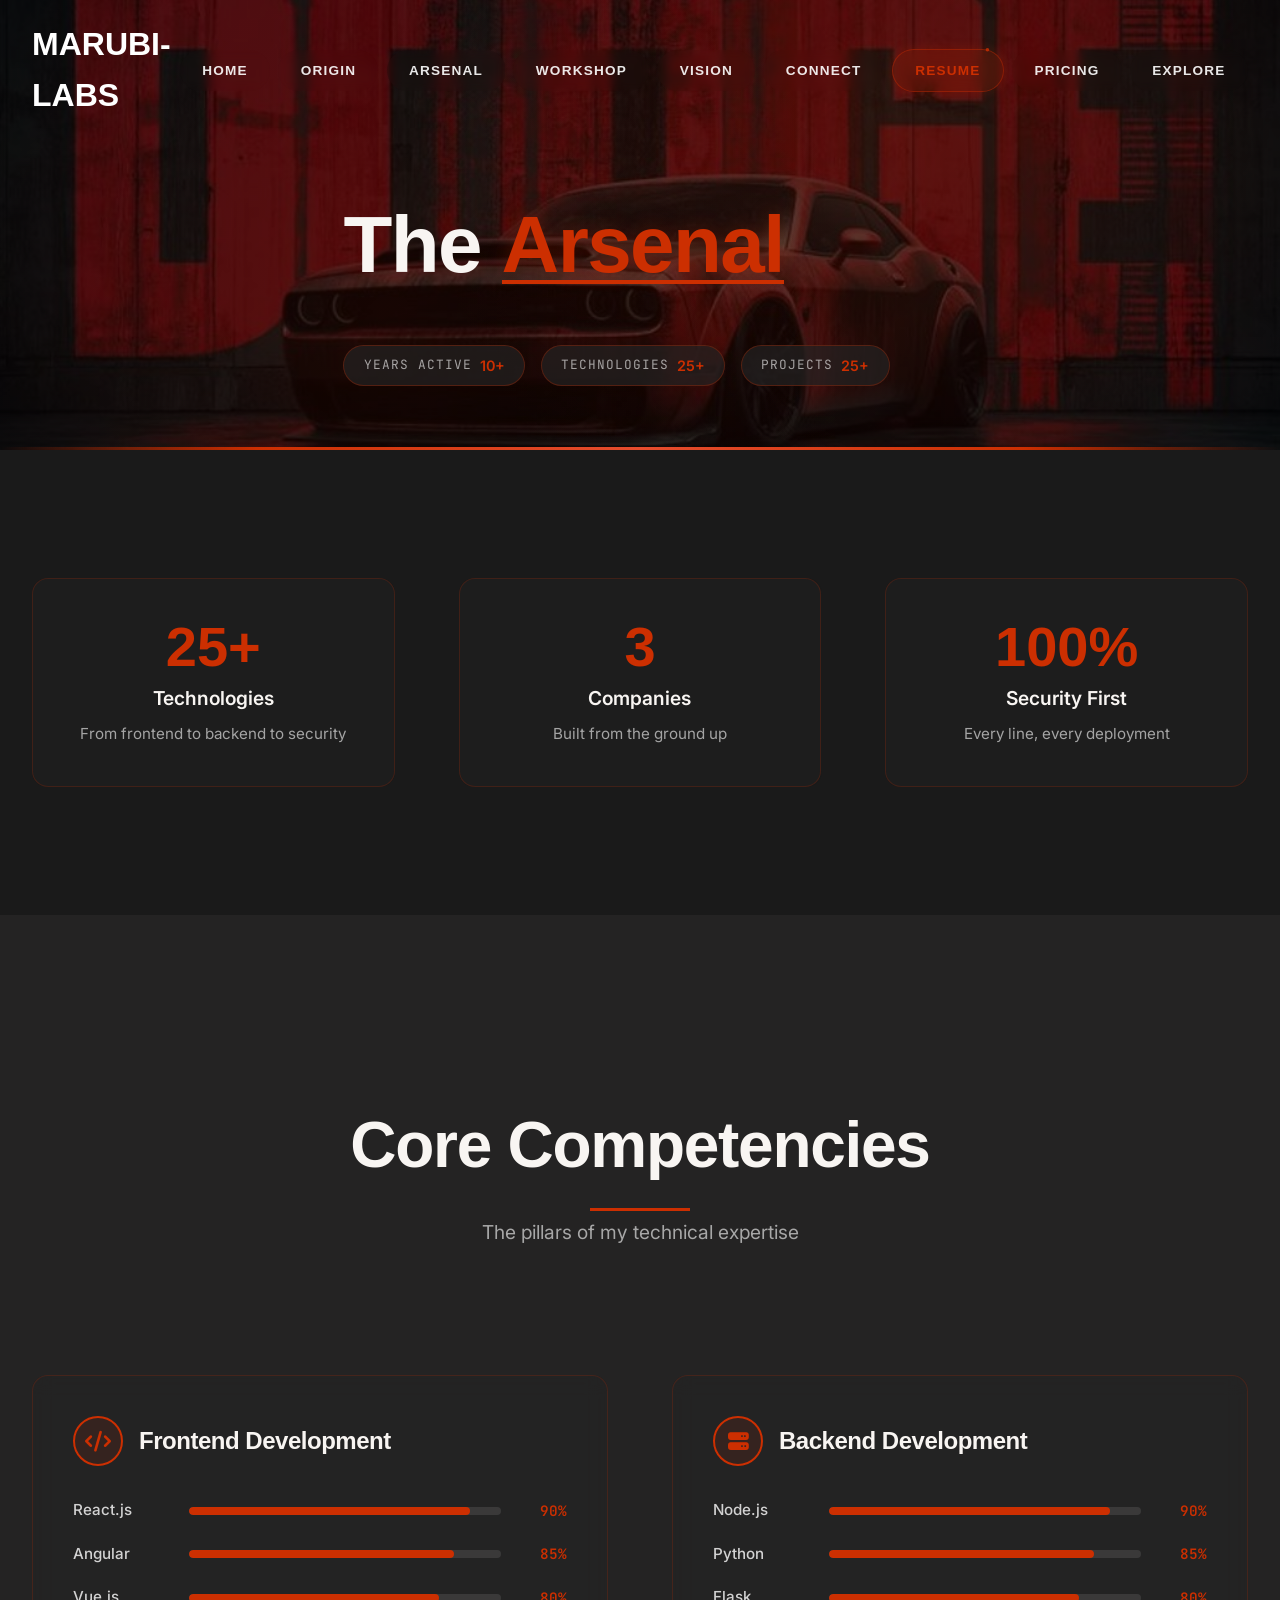
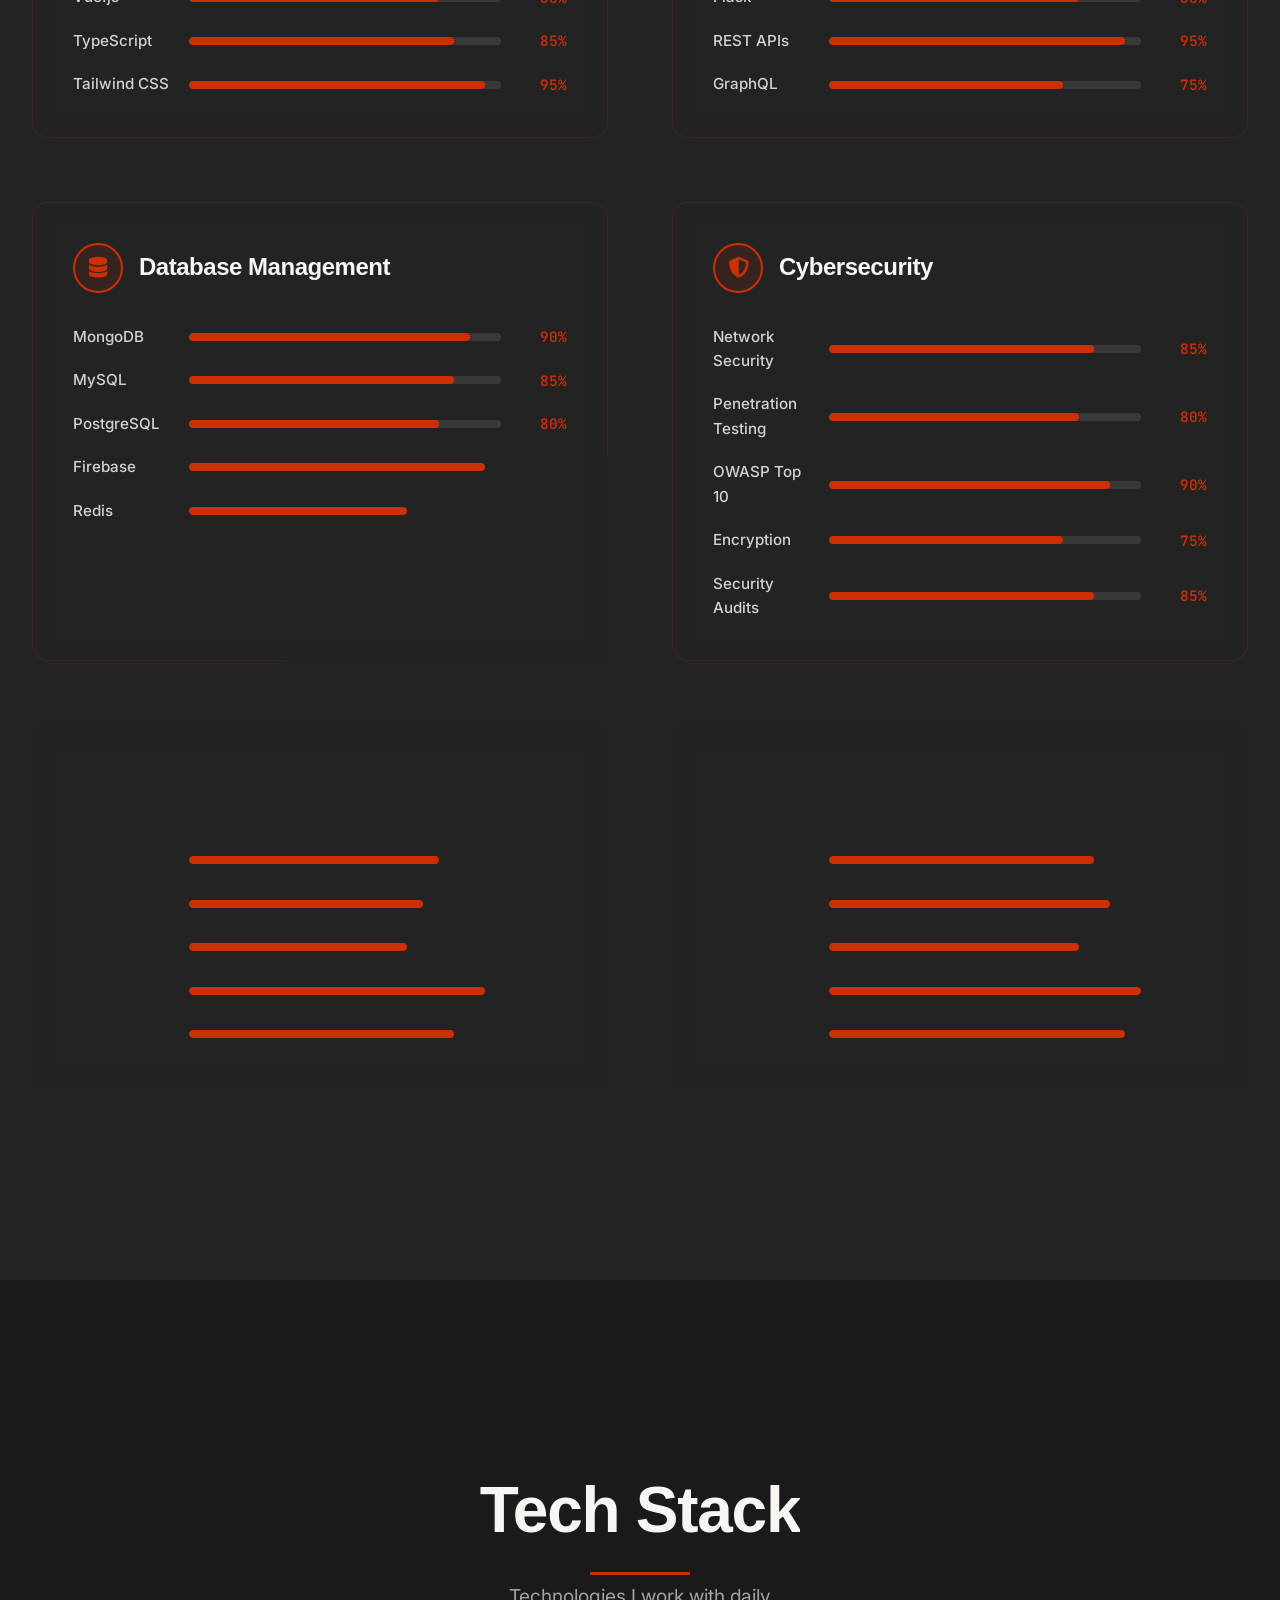
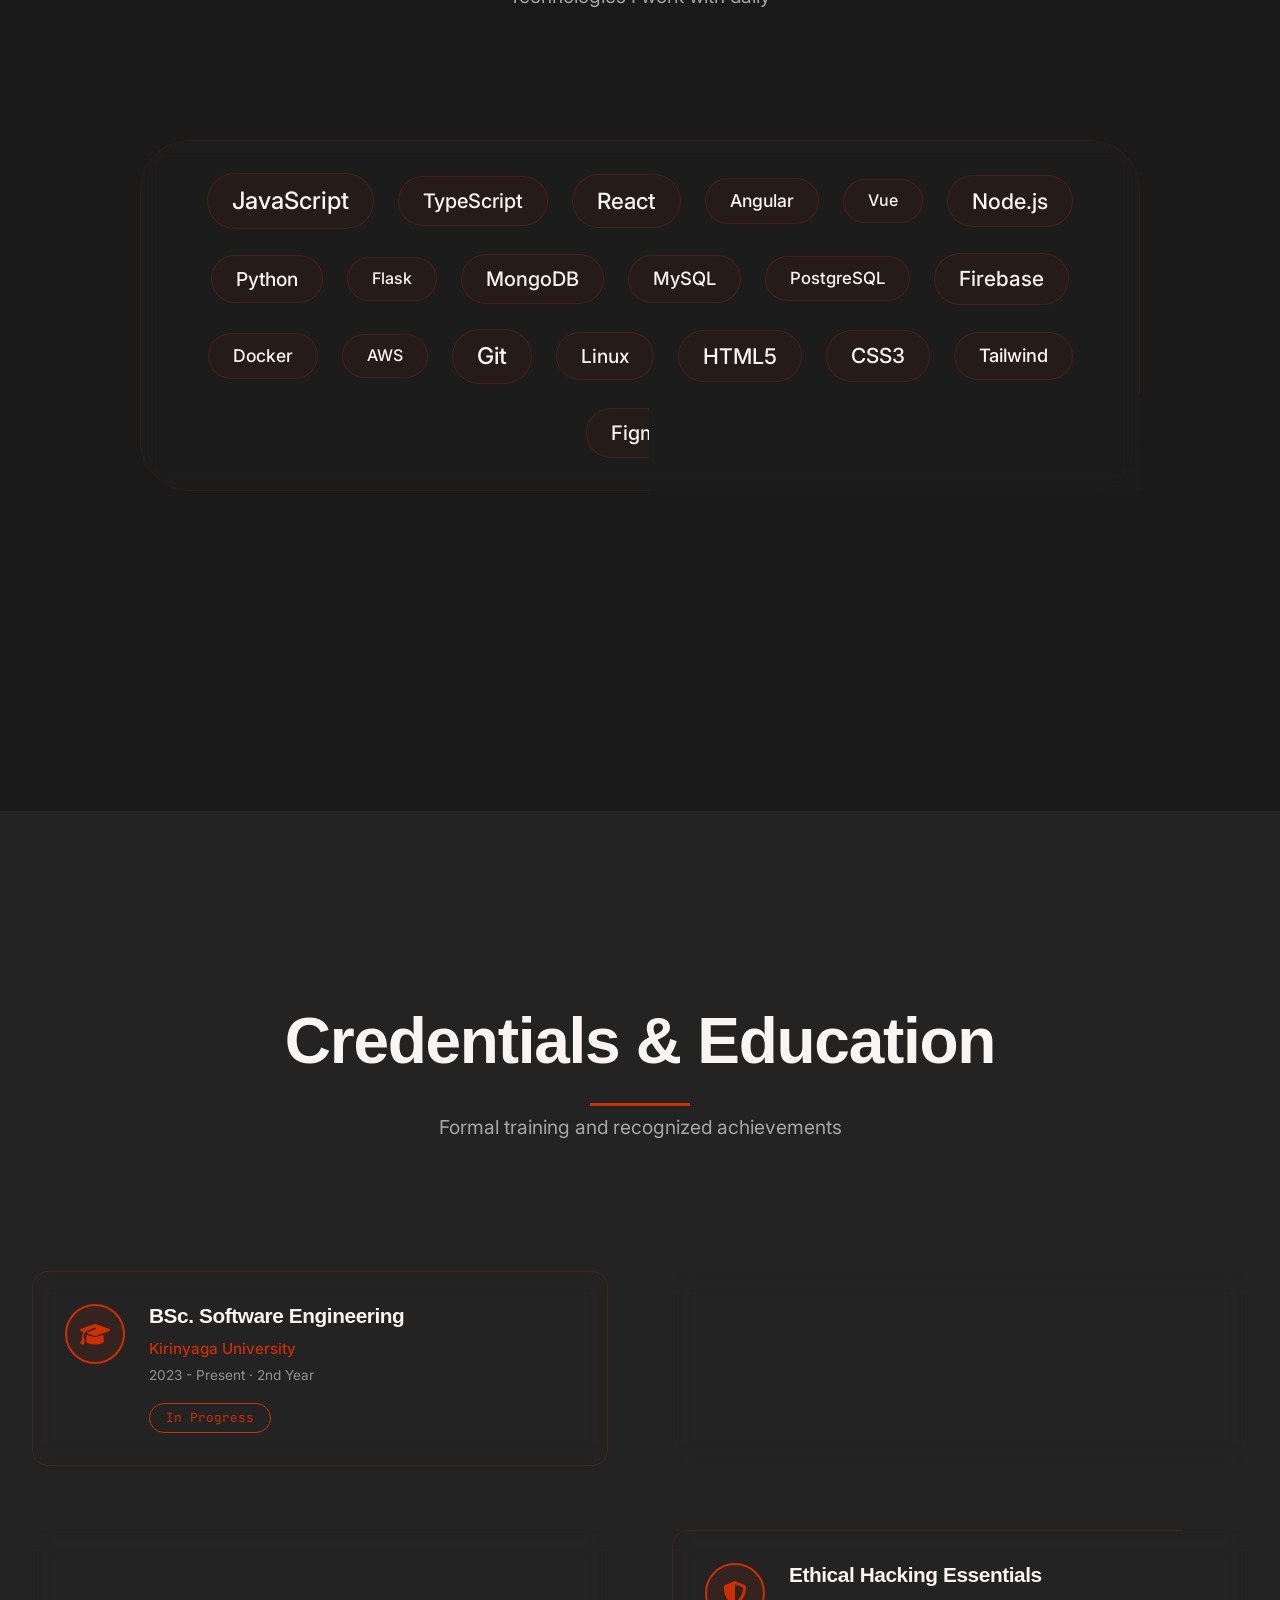
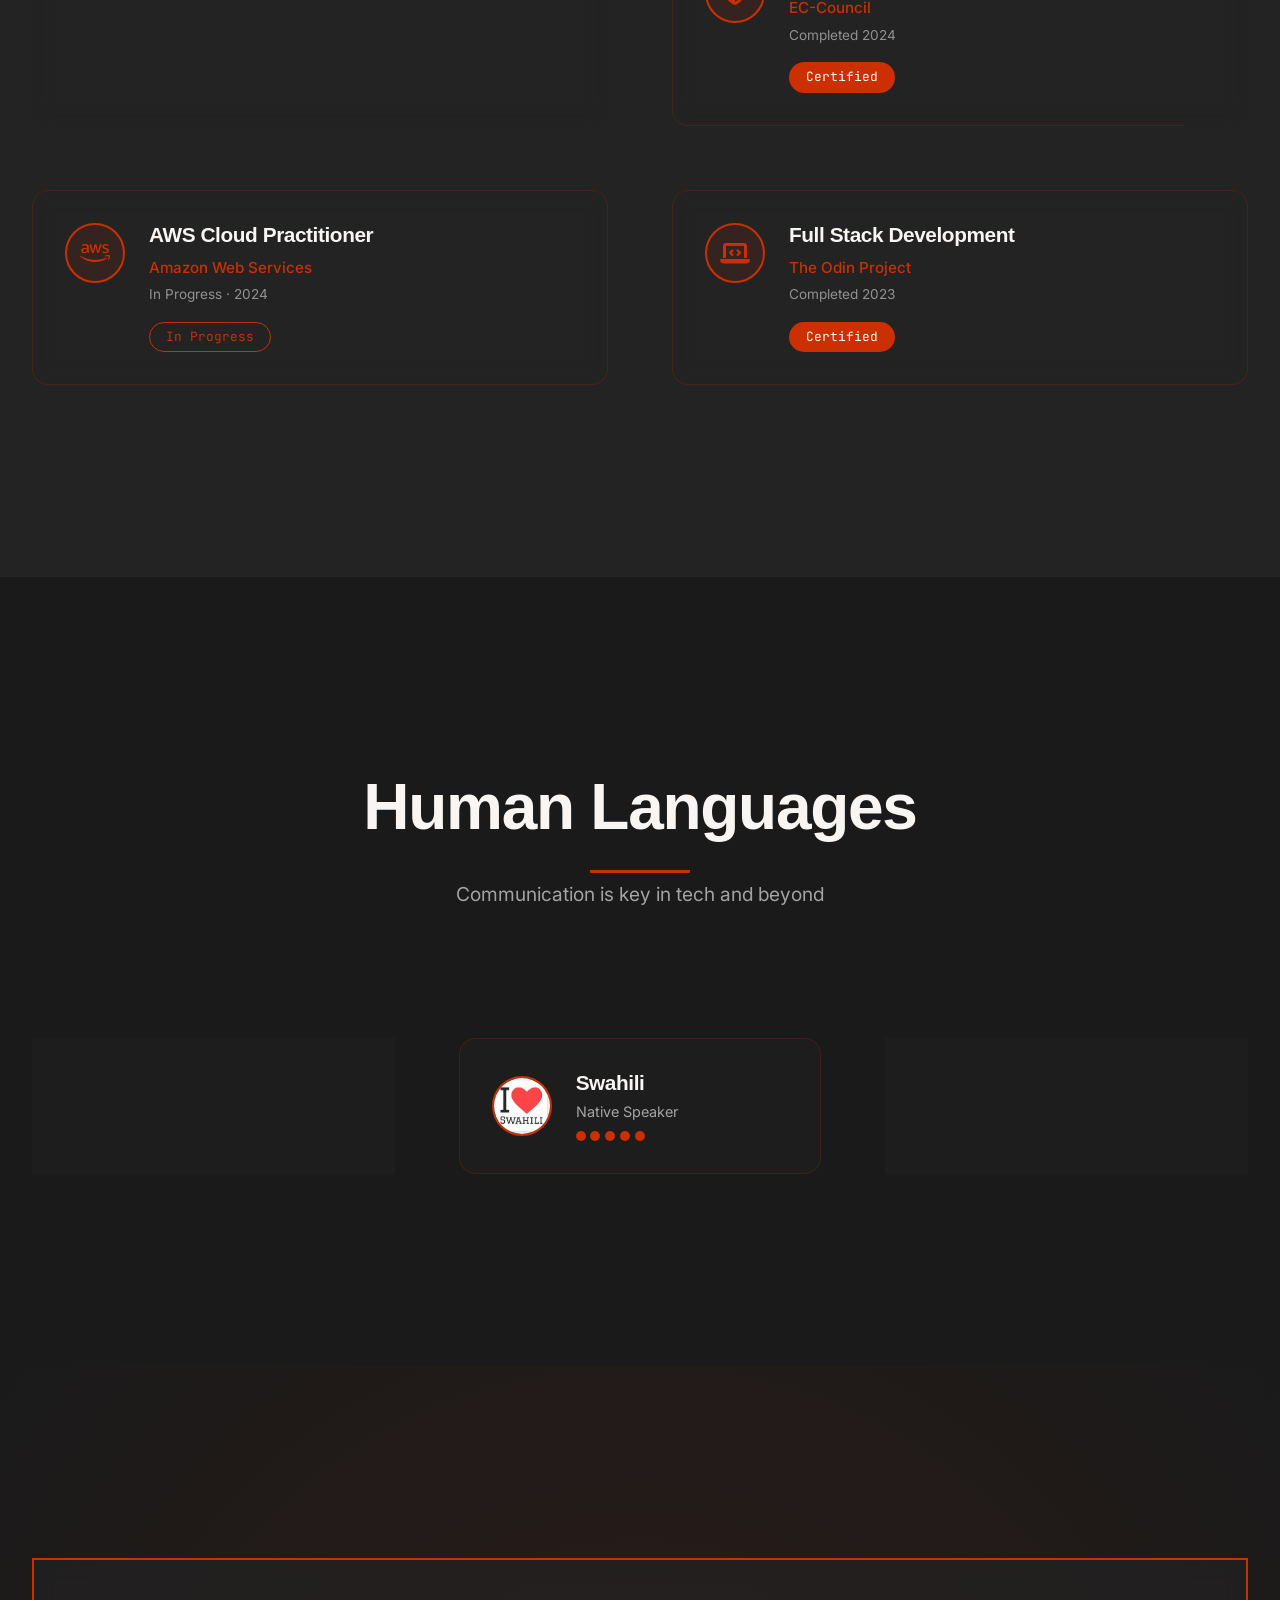
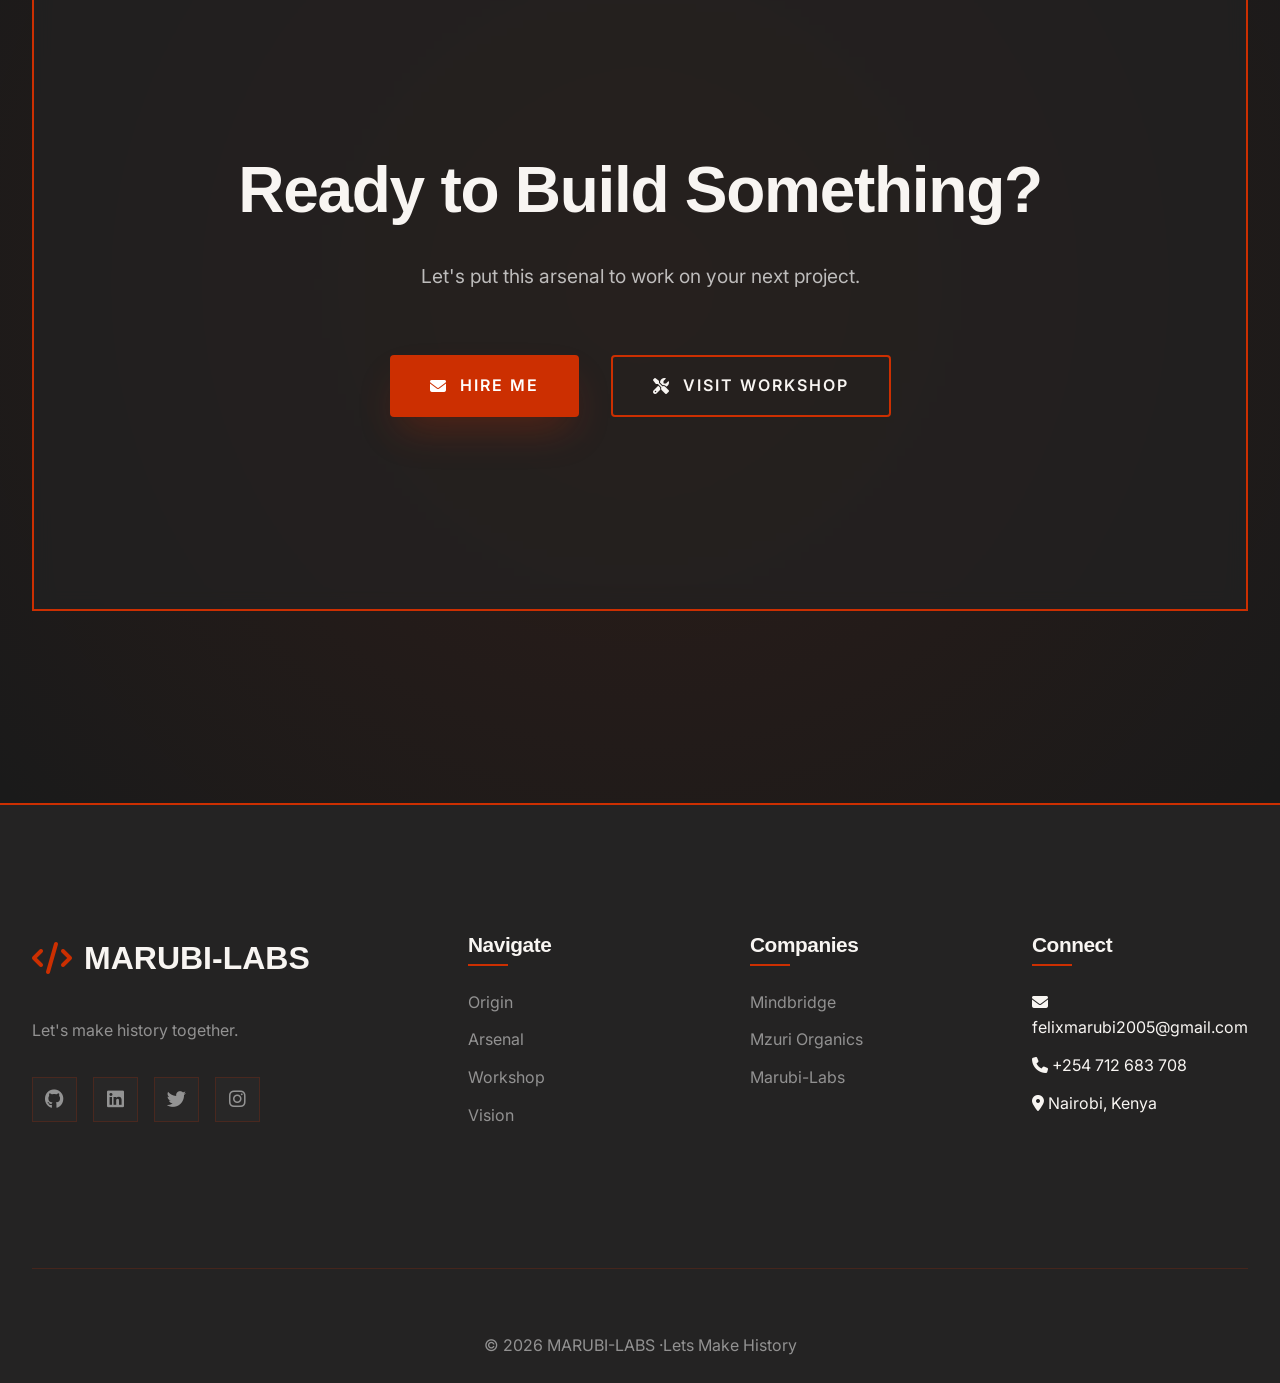
<file: arsenal.html>
<!DOCTYPE html>
<html lang="en">
<head>
    <meta charset="UTF-8">
    <meta name="viewport" content="width=device-width, initial-scale=1.0">
    
    <!-- Primary Meta Tags -->
    <title>Arsenal | Felix Marubi - Skills & Expertise</title>
    <meta name="title" content="Arsenal | Felix Marubi - Skills & Expertise">
    <meta name="description" content="The technical arsenal of a 20-year-old CEO. Full-stack development, cybersecurity, and the tools used to build Mindbridge and Mzuri Organics.">
    <meta name="keywords" content="Felix Marubi, Skills, Expertise, Full Stack Developer, Cybersecurity, JavaScript, Python, Kenya">
    <meta name="author" content="Felix Marubi">
    
    <!-- Open Graph / Facebook -->
    <meta property="og:type" content="website">
    <meta property="og:url" content="https://marubilabs.com/arsenal.html">
    <meta property="og:title" content="Arsenal | Felix Marubi - Skills & Expertise">
    <meta property="og:description" content="The technical arsenal of a 20-year-old CEO. Full-stack development, cybersecurity, and the tools used to build Mindbridge and Mzuri Organics.">
    <meta property="og:image" content="images/og-arsenal.jpg">
    
    <!-- Favicon -->
    <link rel="icon" type="image/x-icon" href="images/icons/favicon.ico">
    <link rel="apple-touch-icon" sizes="180x180" href="images/icons/apple-touch-icon.png">
    
    <!-- Fonts & Icons -->
    <link rel="preconnect" href="https://fonts.googleapis.com">
    <link rel="preconnect" href="https://fonts.gstatic.com" crossorigin>
    <link href="https://fonts.googleapis.com/css2?family=Inter:wght@300;400;500;600;700;800&display=swap" rel="stylesheet">
    <link href="https://fonts.googleapis.com/css2?family=JetBrains+Mono:wght@400;500;600;700&display=swap" rel="stylesheet">
    <link rel="stylesheet" href="https://cdnjs.cloudflare.com/ajax/libs/font-awesome/6.4.0/css/all.min.css">
    
    <!-- CSS -->
    <link rel="stylesheet" href="css/pages/home.css">
    <link rel="stylesheet" href="css/pages/arsenal.css">
</head>
<body>
    <!-- Navigation -->
<!-- Navigation - Same structure as workshop page -->
<nav class="navbar">
    <div class="nav-container">
        <a href="index.html" class="logo">
            <span class="logo-text">MARUBI-LABS</span>
        </a>
        
        <div class="nav-menu">
            <a href="index.html" class="nav-link"><span>Home</span></a>
            <a href="origin.html" class="nav-link"><span>Origin</span></a>
            <a href="arsenal.html" class="nav-link"><span>Arsenal</span></a>
            <a href="workshop.html" class="nav-link"><span>Workshop</span></a>
            <a href="vision.html" class="nav-link"><span>Vision</span></a>
            <a href="connect.html" class="nav-link"><span>Connect</span></a>
            <a href="resume.html" class="nav-link active"><span>Resume</span></a>
            <a href="services.html" class="nav-link"><span>Pricing</span></a>
            <a href="navigation.html" class="nav-link">Explore</a>
        </div>
        
        <div class="nav-actions">
            <a href="navigation.html" class="menu-toggle" id="menuToggle">
                <i class="fas fa-bars"></i>
            </a>
        </div>
    </div>
    <div class="scroll-progress" id="scrollProgress"></div>
</nav>

    <!-- Page Header -->
    <!-- Page Header -->
<section class="page-header">
    <div class="ember-overlay"></div>
    <div class="container">
            <div class="header-content animate-fade-in">
                <h1 class="page-title">
                    The <span class="ember">Arsenal</span>
                </h1>
                <p class="page-subtitle">
                  
                </p>
                <div class="header-stats">
                    <div class="stat-chip">
                        <span class="stat-chip-label">Years Active</span>
                        <span class="stat-chip-value">10+</span>
                    </div>
                    <div class="stat-chip">
                        <span class="stat-chip-label">Technologies</span>
                        <span class="stat-chip-value">25+</span>
                    </div>
                    <div class="stat-chip">
                        <span class="stat-chip-label">Projects</span>
                        <span class="stat-chip-value">25+</span>
                    </div>
                </div>
            </div>
        </div>
        <div class="scroll-indicator">
            <span>Explore</span>
            <i class="fas fa-chevron-down"></i>
        </div>
    </section>

    <!-- Skills Overview Section -->
    <section class="skills-overview">
        <div class="container">
            <div class="overview-grid">
                <div class="overview-card animate-on-scroll" data-animate="fade-in">
                    <div class="overview-number">25+</div>
                    <div class="overview-label">Technologies</div>
                    <div class="overview-desc">From frontend to backend to security</div>
                </div>
                <div class="overview-card animate-on-scroll" data-animate="fade-in" data-delay="100">
                    <div class="overview-number">3</div>
                    <div class="overview-label">Companies</div>
                    <div class="overview-desc">Built from the ground up</div>
                </div>
                <div class="overview-card animate-on-scroll" data-animate="fade-in" data-delay="200">
                    <div class="overview-number">100%</div>
                    <div class="overview-label">Security First</div>
                    <div class="overview-desc">Every line, every deployment</div>
                </div>
            </div>
        </div>
    </section>

    <!-- Core Competencies -->
    <section class="competencies-section">
        <div class="container">
            <div class="section-header">
                <h2 class="section-title">Core <span class="ember">Competencies</span></h2>
                <p class="section-subtitle">The pillars of my technical expertise</p>
            </div>
            
            <div class="competencies-grid">
                <!-- Frontend -->
                <div class="competency-card animate-on-scroll" data-animate="slide-up">
                    <div class="competency-header">
                        <div class="competency-icon">
                            <i class="fas fa-code"></i>
                        </div>
                        <h3>Frontend Development</h3>
                    </div>
                    <div class="skill-list">
                        <div class="skill-item">
                            <span class="skill-name">React.js</span>
                            <div class="skill-bar">
                                <div class="skill-progress" style="width: 90%"></div>
                            </div>
                            <span class="skill-percent">90%</span>
                        </div>
                        <div class="skill-item">
                            <span class="skill-name">Angular</span>
                            <div class="skill-bar">
                                <div class="skill-progress" style="width: 85%"></div>
                            </div>
                            <span class="skill-percent">85%</span>
                        </div>
                        <div class="skill-item">
                            <span class="skill-name">Vue.js</span>
                            <div class="skill-bar">
                                <div class="skill-progress" style="width: 80%"></div>
                            </div>
                            <span class="skill-percent">80%</span>
                        </div>
                        <div class="skill-item">
                            <span class="skill-name">TypeScript</span>
                            <div class="skill-bar">
                                <div class="skill-progress" style="width: 85%"></div>
                            </div>
                            <span class="skill-percent">85%</span>
                        </div>
                        <div class="skill-item">
                            <span class="skill-name">Tailwind CSS</span>
                            <div class="skill-bar">
                                <div class="skill-progress" style="width: 95%"></div>
                            </div>
                            <span class="skill-percent">95%</span>
                        </div>
                    </div>
                </div>
                
                <!-- Backend -->
                <div class="competency-card animate-on-scroll" data-animate="slide-up" data-delay="100">
                    <div class="competency-header">
                        <div class="competency-icon">
                            <i class="fas fa-server"></i>
                        </div>
                        <h3>Backend Development</h3>
                    </div>
                    <div class="skill-list">
                        <div class="skill-item">
                            <span class="skill-name">Node.js</span>
                            <div class="skill-bar">
                                <div class="skill-progress" style="width: 90%"></div>
                            </div>
                            <span class="skill-percent">90%</span>
                        </div>
                        <div class="skill-item">
                            <span class="skill-name">Python</span>
                            <div class="skill-bar">
                                <div class="skill-progress" style="width: 85%"></div>
                            </div>
                            <span class="skill-percent">85%</span>
                        </div>
                        <div class="skill-item">
                            <span class="skill-name">Flask</span>
                            <div class="skill-bar">
                                <div class="skill-progress" style="width: 80%"></div>
                            </div>
                            <span class="skill-percent">80%</span>
                        </div>
                        <div class="skill-item">
                            <span class="skill-name">REST APIs</span>
                            <div class="skill-bar">
                                <div class="skill-progress" style="width: 95%"></div>
                            </div>
                            <span class="skill-percent">95%</span>
                        </div>
                        <div class="skill-item">
                            <span class="skill-name">GraphQL</span>
                            <div class="skill-bar">
                                <div class="skill-progress" style="width: 75%"></div>
                            </div>
                            <span class="skill-percent">75%</span>
                        </div>
                    </div>
                </div>
                
                <!-- Database -->
                <div class="competency-card animate-on-scroll" data-animate="slide-up" data-delay="200">
                    <div class="competency-header">
                        <div class="competency-icon">
                            <i class="fas fa-database"></i>
                        </div>
                        <h3>Database Management</h3>
                    </div>
                    <div class="skill-list">
                        <div class="skill-item">
                            <span class="skill-name">MongoDB</span>
                            <div class="skill-bar">
                                <div class="skill-progress" style="width: 90%"></div>
                            </div>
                            <span class="skill-percent">90%</span>
                        </div>
                        <div class="skill-item">
                            <span class="skill-name">MySQL</span>
                            <div class="skill-bar">
                                <div class="skill-progress" style="width: 85%"></div>
                            </div>
                            <span class="skill-percent">85%</span>
                        </div>
                        <div class="skill-item">
                            <span class="skill-name">PostgreSQL</span>
                            <div class="skill-bar">
                                <div class="skill-progress" style="width: 80%"></div>
                            </div>
                            <span class="skill-percent">80%</span>
                        </div>
                        <div class="skill-item">
                            <span class="skill-name">Firebase</span>
                            <div class="skill-bar">
                                <div class="skill-progress" style="width: 95%"></div>
                            </div>
                            <span class="skill-percent">95%</span>
                        </div>
                        <div class="skill-item">
                            <span class="skill-name">Redis</span>
                            <div class="skill-bar">
                                <div class="skill-progress" style="width: 70%"></div>
                            </div>
                            <span class="skill-percent">70%</span>
                        </div>
                    </div>
                </div>
                
                <!-- Cybersecurity -->
                <div class="competency-card animate-on-scroll" data-animate="slide-up">
                    <div class="competency-header">
                        <div class="competency-icon">
                            <i class="fas fa-shield-alt"></i>
                        </div>
                        <h3>Cybersecurity</h3>
                    </div>
                    <div class="skill-list">
                        <div class="skill-item">
                            <span class="skill-name">Network Security</span>
                            <div class="skill-bar">
                                <div class="skill-progress" style="width: 85%"></div>
                            </div>
                            <span class="skill-percent">85%</span>
                        </div>
                        <div class="skill-item">
                            <span class="skill-name">Penetration Testing</span>
                            <div class="skill-bar">
                                <div class="skill-progress" style="width: 80%"></div>
                            </div>
                            <span class="skill-percent">80%</span>
                        </div>
                        <div class="skill-item">
                            <span class="skill-name">OWASP Top 10</span>
                            <div class="skill-bar">
                                <div class="skill-progress" style="width: 90%"></div>
                            </div>
                            <span class="skill-percent">90%</span>
                        </div>
                        <div class="skill-item">
                            <span class="skill-name">Encryption</span>
                            <div class="skill-bar">
                                <div class="skill-progress" style="width: 75%"></div>
                            </div>
                            <span class="skill-percent">75%</span>
                        </div>
                        <div class="skill-item">
                            <span class="skill-name">Security Audits</span>
                            <div class="skill-bar">
                                <div class="skill-progress" style="width: 85%"></div>
                            </div>
                            <span class="skill-percent">85%</span>
                        </div>
                    </div>
                </div>
                
                <!-- DevOps & Cloud -->
                <div class="competency-card animate-on-scroll" data-animate="slide-up" data-delay="100">
                    <div class="competency-header">
                        <div class="competency-icon">
                            <i class="fas fa-cloud"></i>
                        </div>
                        <h3>DevOps & Cloud</h3>
                    </div>
                    <div class="skill-list">
                        <div class="skill-item">
                            <span class="skill-name">Docker</span>
                            <div class="skill-bar">
                                <div class="skill-progress" style="width: 80%"></div>
                            </div>
                            <span class="skill-percent">80%</span>
                        </div>
                        <div class="skill-item">
                            <span class="skill-name">AWS</span>
                            <div class="skill-bar">
                                <div class="skill-progress" style="width: 75%"></div>
                            </div>
                            <span class="skill-percent">75%</span>
                        </div>
                        <div class="skill-item">
                            <span class="skill-name">CI/CD</span>
                            <div class="skill-bar">
                                <div class="skill-progress" style="width: 70%"></div>
                            </div>
                            <span class="skill-percent">70%</span>
                        </div>
                        <div class="skill-item">
                            <span class="skill-name">Git/GitHub</span>
                            <div class="skill-bar">
                                <div class="skill-progress" style="width: 95%"></div>
                            </div>
                            <span class="skill-percent">95%</span>
                        </div>
                        <div class="skill-item">
                            <span class="skill-name">Linux</span>
                            <div class="skill-bar">
                                <div class="skill-progress" style="width: 85%"></div>
                            </div>
                            <span class="skill-percent">85%</span>
                        </div>
                    </div>
                </div>
                
                <!-- Tools & Others -->
                <div class="competency-card animate-on-scroll" data-animate="slide-up" data-delay="200">
                    <div class="competency-header">
                        <div class="competency-icon">
                            <i class="fas fa-tools"></i>
                        </div>
                        <h3>Tools & Others</h3>
                    </div>
                    <div class="skill-list">
                        <div class="skill-item">
                            <span class="skill-name">Figma</span>
                            <div class="skill-bar">
                                <div class="skill-progress" style="width: 85%"></div>
                            </div>
                            <span class="skill-percent">85%</span>
                        </div>
                        <div class="skill-item">
                            <span class="skill-name">Postman</span>
                            <div class="skill-bar">
                                <div class="skill-progress" style="width: 90%"></div>
                            </div>
                            <span class="skill-percent">90%</span>
                        </div>
                        <div class="skill-item">
                            <span class="skill-name">Jira</span>
                            <div class="skill-bar">
                                <div class="skill-progress" style="width: 80%"></div>
                            </div>
                            <span class="skill-percent">80%</span>
                        </div>
                        <div class="skill-item">
                            <span class="skill-name">VS Code</span>
                            <div class="skill-bar">
                                <div class="skill-progress" style="width: 100%"></div>
                            </div>
                            <span class="skill-percent">100%</span>
                        </div>
                        <div class="skill-item">
                            <span class="skill-name">Slack</span>
                            <div class="skill-bar">
                                <div class="skill-progress" style="width: 95%"></div>
                            </div>
                            <span class="skill-percent">95%</span>
                        </div>
                    </div>
                </div>
            </div>
        </div>
    </section>

    <!-- Tech Stack Cloud -->
    <section class="tech-cloud-section">
        <div class="container">
            <div class="section-header">
                <h2 class="section-title">Tech <span class="ember">Stack</span></h2>
                <p class="section-subtitle">Technologies I work with daily</p>
            </div>
            
            <div class="tech-cloud">
                <span class="cloud-item" style="--size: 3rem;">JavaScript</span>
                <span class="cloud-item" style="--size: 2.5rem;">TypeScript</span>
                <span class="cloud-item" style="--size: 2.8rem;">React</span>
                <span class="cloud-item" style="--size: 2.2rem;">Angular</span>
                <span class="cloud-item" style="--size: 2rem;">Vue</span>
                <span class="cloud-item" style="--size: 2.7rem;">Node.js</span>
                <span class="cloud-item" style="--size: 2.4rem;">Python</span>
                <span class="cloud-item" style="--size: 2rem;">Flask</span>
                <span class="cloud-item" style="--size: 2.5rem;">MongoDB</span>
                <span class="cloud-item" style="--size: 2.3rem;">MySQL</span>
                <span class="cloud-item" style="--size: 2.1rem;">PostgreSQL</span>
                <span class="cloud-item" style="--size: 2.6rem;">Firebase</span>
                <span class="cloud-item" style="--size: 2.2rem;">Docker</span>
                <span class="cloud-item" style="--size: 2rem;">AWS</span>
                <span class="cloud-item" style="--size: 2.9rem;">Git</span>
                <span class="cloud-item" style="--size: 2.4rem;">Linux</span>
                <span class="cloud-item" style="--size: 2.7rem;">HTML5</span>
                <span class="cloud-item" style="--size: 2.6rem;">CSS3</span>
                <span class="cloud-item" style="--size: 2.3rem;">Tailwind</span>
                <span class="cloud-item" style="--size: 2.5rem;">Figma</span>
            </div>
        </div>
    </section>

    <!-- Certifications & Education -->
    <section class="certifications-section">
        <div class="container">
            <div class="section-header">
                <h2 class="section-title">Credentials & <span class="ember">Education</span></h2>
                <p class="section-subtitle">Formal training and recognized achievements</p>
            </div>
            
            <div class="cert-grid">
                <div class="cert-card animate-on-scroll" data-animate="fade-in">
                    <div class="cert-icon">
                        <i class="fas fa-graduation-cap"></i>
                    </div>
                    <div class="cert-content">
                        <h3>BSc. Software Engineering</h3>
                        <p class="cert-issuer">Kirinyaga University</p>
                        <p class="cert-date">2023 - Present · 2nd Year</p>
                        <div class="cert-badge">In Progress</div>
                    </div>
                </div>
                
                <div class="cert-card animate-on-scroll" data-animate="fade-in" data-delay="100">
                    <div class="cert-icon">
                        <i class="fab fa-google"></i>
                    </div>
                    <div class="cert-content">
                        <h3>Google Cybersecurity Certificate</h3>
                        <p class="cert-issuer">Google · Coursera</p>
                        <p class="cert-date">Completed 2024</p>
                        <div class="cert-badge certified">Certified</div>
                    </div>
                </div>
                
                <div class="cert-card animate-on-scroll" data-animate="fade-in" data-delay="200">
                    <div class="cert-icon">
                        <i class="fab fa-meta"></i>
                    </div>
                    <div class="cert-content">
                        <h3>Meta Frontend Developer</h3>
                        <p class="cert-issuer">Meta · Coursera</p>
                        <p class="cert-date">Completed 2023</p>
                        <div class="cert-badge certified">Certified</div>
                    </div>
                </div>
                
                <div class="cert-card animate-on-scroll" data-animate="fade-in" data-delay="300">
                    <div class="cert-icon">
                        <i class="fas fa-shield-halved"></i>
                    </div>
                    <div class="cert-content">
                        <h3>Ethical Hacking Essentials</h3>
                        <p class="cert-issuer">EC-Council</p>
                        <p class="cert-date">Completed 2024</p>
                        <div class="cert-badge certified">Certified</div>
                    </div>
                </div>
                
                <div class="cert-card animate-on-scroll" data-animate="fade-in" data-delay="400">
                    <div class="cert-icon">
                        <i class="fab fa-aws"></i>
                    </div>
                    <div class="cert-content">
                        <h3>AWS Cloud Practitioner</h3>
                        <p class="cert-issuer">Amazon Web Services</p>
                        <p class="cert-date">In Progress · 2024</p>
                        <div class="cert-badge">In Progress</div>
                    </div>
                </div>
                
                <div class="cert-card animate-on-scroll" data-animate="fade-in" data-delay="500">
                    <div class="cert-icon">
                        <i class="fas fa-laptop-code"></i>
                    </div>
                    <div class="cert-content">
                        <h3>Full Stack Development</h3>
                        <p class="cert-issuer">The Odin Project</p>
                        <p class="cert-date">Completed 2023</p>
                        <div class="cert-badge certified">Certified</div>
                    </div>
                </div>
            </div>
        </div>
    </section>

    <!-- Languages Section -->
    <section class="languages-section">
        <div class="container">
            <div class="section-header">
                <h2 class="section-title">Human <span class="ember">Languages</span></h2>
                <p class="section-subtitle">Communication is key in tech and beyond</p>
            </div>
            
            <div class="languages-grid">
                <div class="language-card animate-on-scroll" data-animate="fade-in">
                    <div class="language-flag">
                        <img src="images/gallery/english.jfif" alt="English">
                    </div>
                    <div class="language-info">
                        <h3>English</h3>
                        <p>Professional Proficiency</p>
                        <div class="language-level">
                            <span class="level-dot filled"></span>
                            <span class="level-dot filled"></span>
                            <span class="level-dot filled"></span>
                            <span class="level-dot filled"></span>
                            <span class="level-dot filled"></span>
                        </div>
                    </div>
                </div>
                
                <div class="language-card animate-on-scroll" data-animate="fade-in" data-delay="100">
                    <div class="language-flag">
                        <img src="images/gallery/swahili.jfif" alt="Swahili">
                    </div>
                    <div class="language-info">
                        <h3>Swahili</h3>
                        <p>Native Speaker</p>
                        <div class="language-level">
                            <span class="level-dot filled"></span>
                            <span class="level-dot filled"></span>
                            <span class="level-dot filled"></span>
                            <span class="level-dot filled"></span>
                            <span class="level-dot filled"></span>
                        </div>
                    </div>
                </div>
                
                <div class="language-card animate-on-scroll" data-animate="fade-in" data-delay="200">
                    <div class="language-flag">
                        <img src="images/gallery/french.jfif" alt="French">
                    </div>
                    <div class="language-info">
                        <h3>French</h3>
                        <p>Basic Communication</p>
                        <div class="language-level">
                            <span class="level-dot filled"></span>
                            <span class="level-dot filled"></span>
                            <span class="level-dot filled"></span>
                            <span class="level-dot"></span>
                            <span class="level-dot"></span>
                        </div>
                    </div>
                </div>
            </div>
        </div>
    </section>

    <!-- CTA Section -->
    <section class="cta-section">
        <div class="container">
            <div class="cta-card">
                <h2>Ready to Build Something?</h2>
                <p>Let's put this arsenal to work on your next project.</p>
                <div class="cta-buttons">
                    <a href="connect.html" class="btn btn-primary">
                        <i class="fas fa-envelope"></i>
                        Hire Me
                    </a>
                    <a href="workshop.html" class="btn btn-outline">
                        <i class="fas fa-tools"></i>
                        Visit Workshop
                    </a>
                </div>
            </div>
        </div>
    </section>

    <!-- Footer -->
    <footer class="footer">
        <div class="container">
            <div class="footer-grid">
                <div class="footer-col">
                    <a href="index.html" class="footer-logo">
                        <i class="fas fa-code"></i>
                        <span>MARUBI-LABS</span>
                    </a>
                    <p>Let's make history together.</p>
                    <div class="social-links">
                        <a href="https://github.com/Marubi23" target="_blank" class="social-link">
                            <i class="fab fa-github"></i>
                        </a>
                        <a href="https://linkedin.com/in/felixmarubi" target="_blank" class="social-link">
                            <i class="fab fa-linkedin"></i>
                        </a>
                        <a href="https://twitter.com/felixmarubi" target="_blank" class="social-link">
                            <i class="fab fa-twitter"></i>
                        </a>
                        <a href="https://www.instagram.com/marubi___/" target="_blank" class="social-link">
                            <i class="fab fa-instagram"></i>
                        </a>
                    </div>
                </div>
                
                <div class="footer-col">
                    <h3>Navigate</h3>
                    <ul>
                        <li><a href="origin.html">Origin</a></li>
                        <li><a href="arsenal.html">Arsenal</a></li>
                        <li><a href="workshop.html">Workshop</a></li>
                        <li><a href="vision.html">Vision</a></li>
                    </ul>
                </div>
                
                <div class="footer-col">
                    <h3>Companies</h3>
                    <ul>
                        <li><a href="https://mind-bridge.co.ke" target="_blank">Mindbridge</a></li>
                        <li><a href="https://mzuri-organics.co.ke" target="_blank">Mzuri Organics</a></li>
                        <li><a href="#">Marubi-Labs</a></li>
                    </ul>
                </div>
                
                <div class="footer-col">
                    <h3>Connect</h3>
                    <ul>
                        <li><i class="fas fa-envelope"></i> felixmarubi2005@gmail.com</li>
                        <li><i class="fas fa-phone"></i> +254 712 683 708</li>
                        <li><i class="fas fa-map-marker-alt"></i> Nairobi, Kenya</li>
                    </ul>
                </div>
            </div>
            
            <div class="footer-bottom">
                <p>© 2026 MARUBI-LABS ·Lets Make History</p>
            </div>
        </div>
    </footer>

    <!-- Back to Top -->
    <button class="back-to-top" id="backToTop">
        <i class="fas fa-chevron-up"></i>
    </button>

    <!-- JavaScript -->
    <script src="js/main.js"></script>
    <script src="js/navigation.js"></script>
    <script src="js/animations.js"></script>
</body>
</html>
</file>
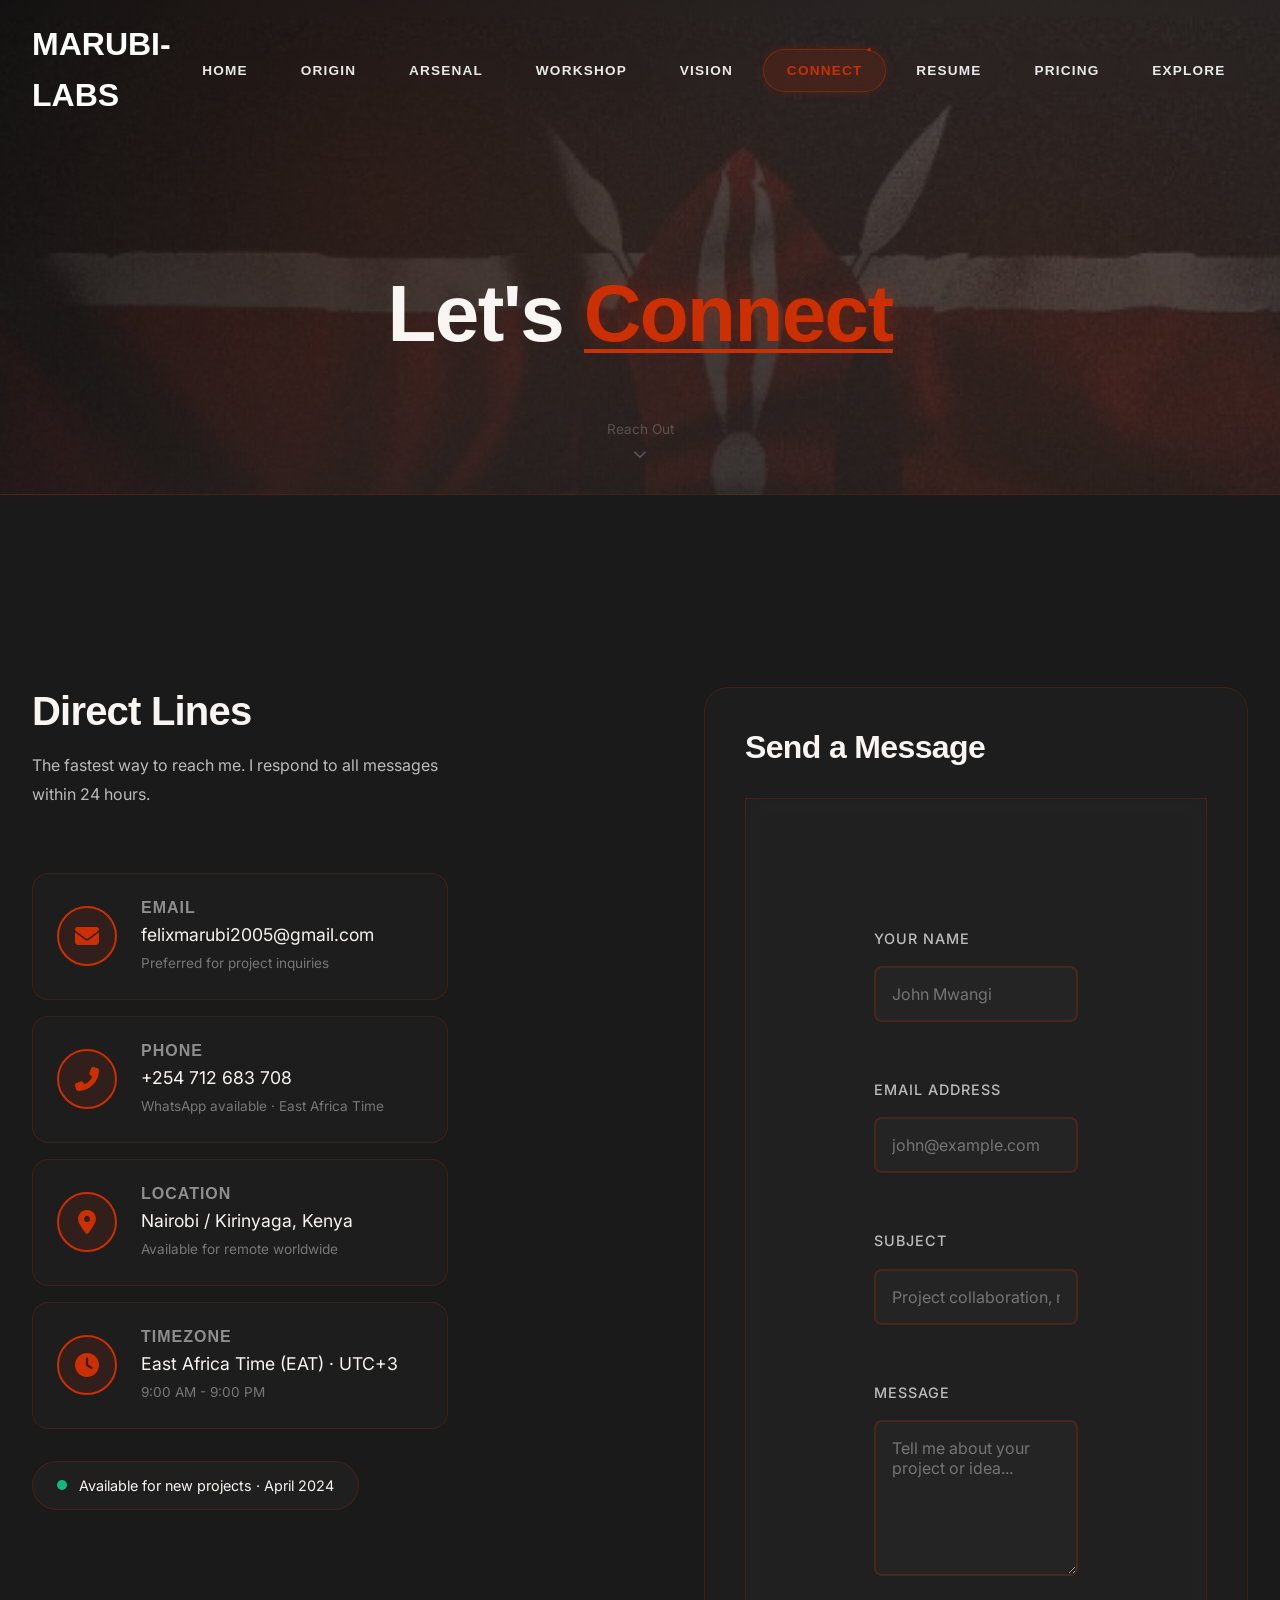
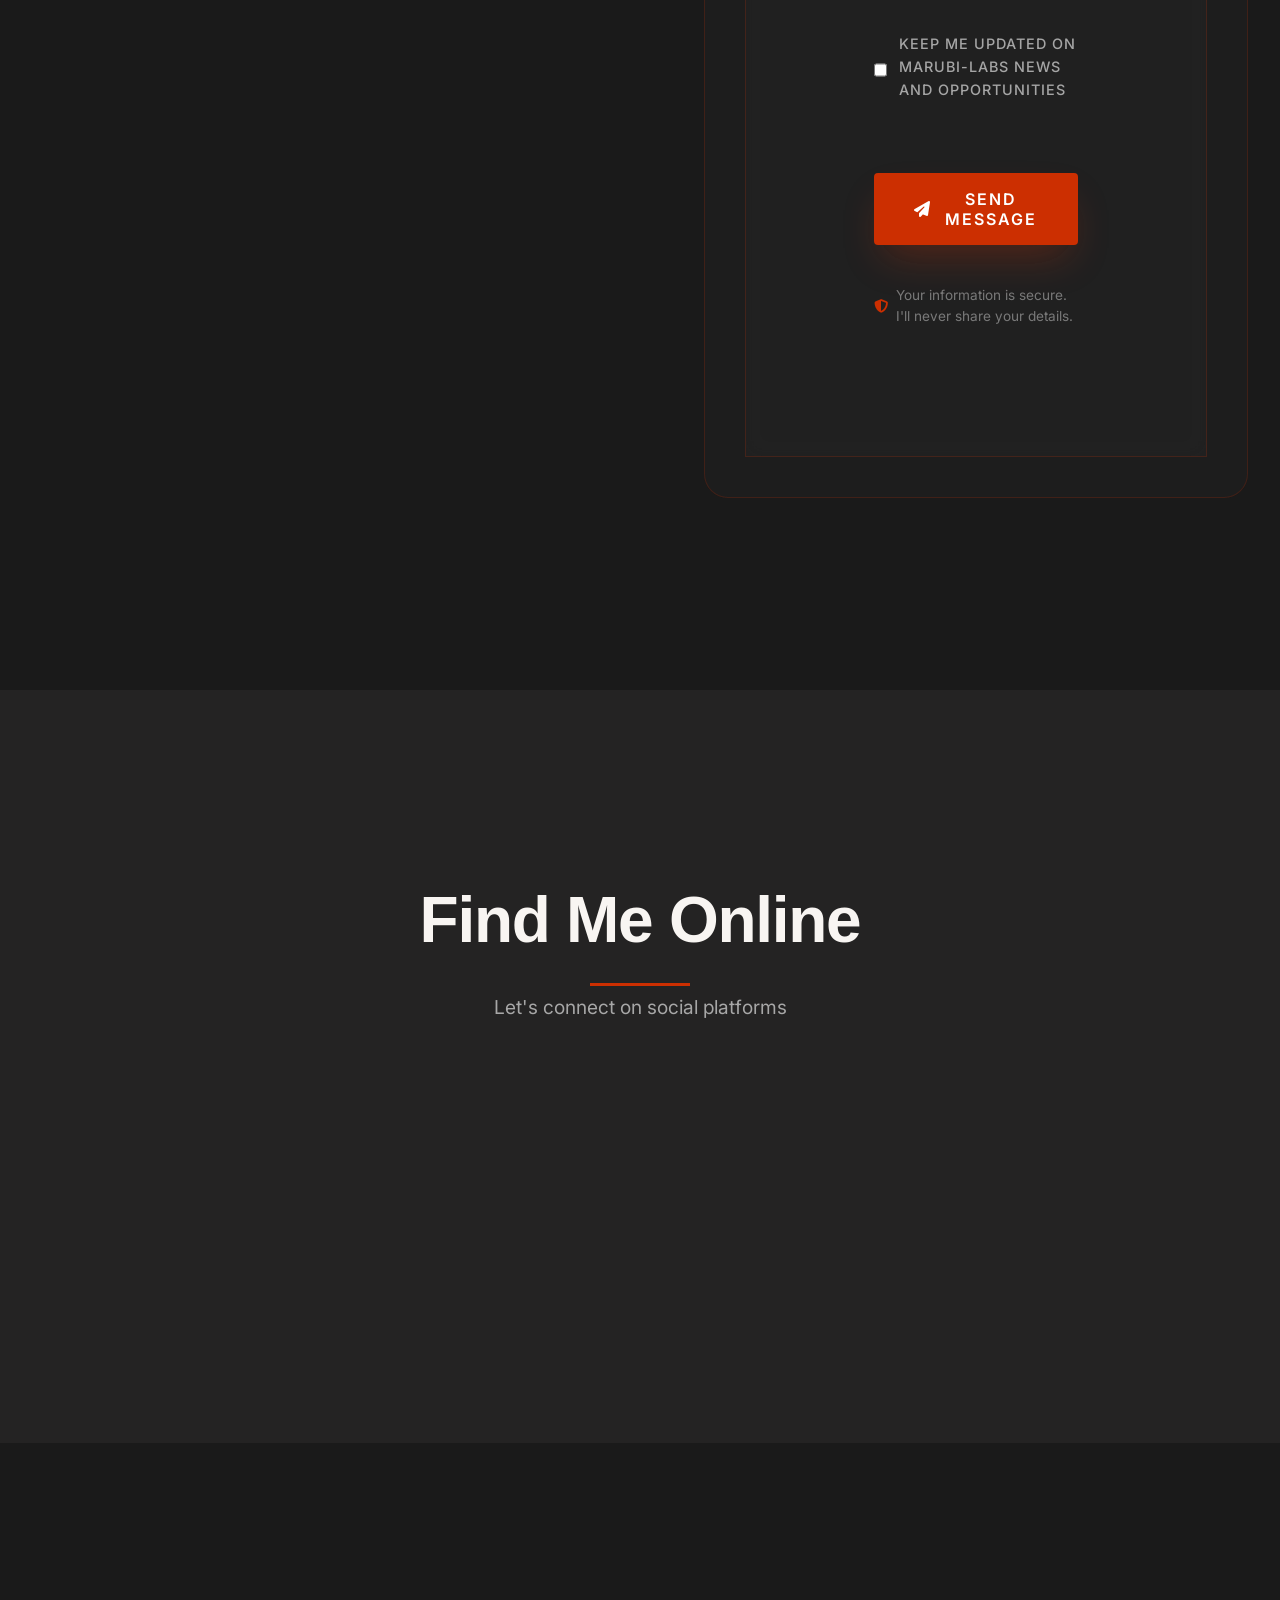
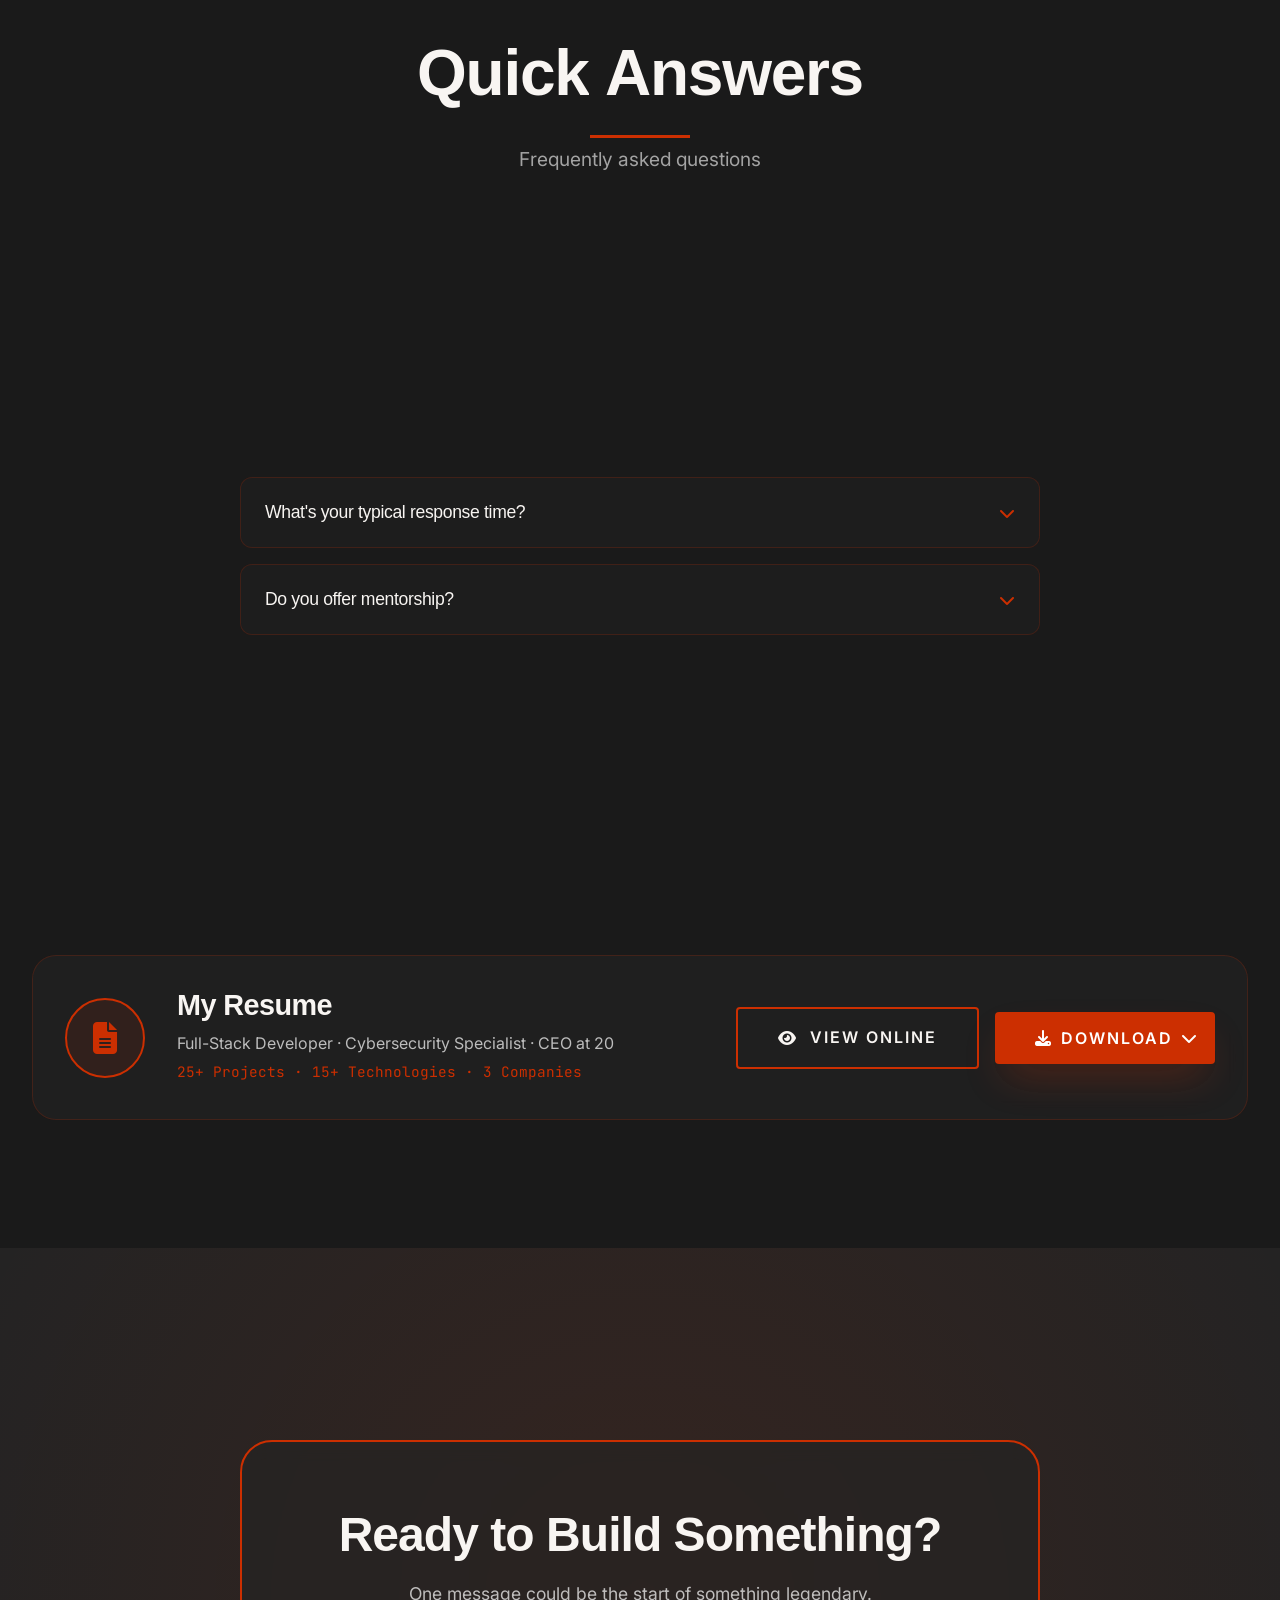
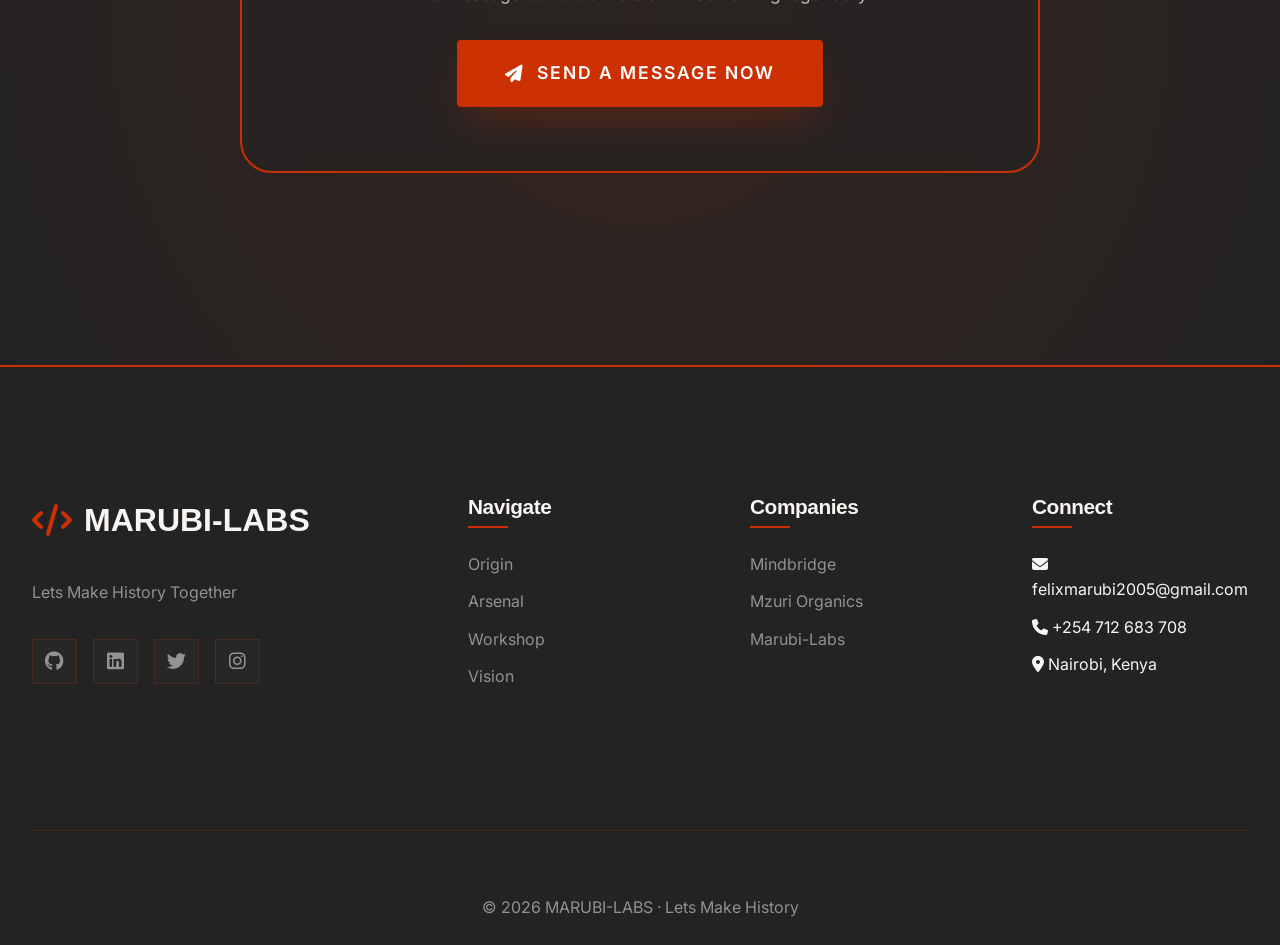
<file: connect.html>
<!DOCTYPE html>
<html lang="en">
<head>
    <meta charset="UTF-8">
    <meta name="viewport" content="width=device-width, initial-scale=1.0">
    
    <!-- Primary Meta Tags -->
    <title>Connect | Felix Marubi - Let's Build Together</title>
    <meta name="title" content="Connect | Felix Marubi - Let's Build Together">
    <meta name="description" content="Get in touch with Felix Marubi, CEO of Marubi-Labs. Open to collaborations, opportunities, and conversations about Africa's digital future.">
    <meta name="keywords" content="Felix Marubi, Contact, Email, Phone, Kenya, Collaboration, Opportunities">
    <meta name="author" content="Felix Marubi">
    
    <!-- Open Graph / Facebook -->
    <meta property="og:type" content="website">
    <meta property="og:url" content="https://marubilabs.com/connect.html">
    <meta property="og:title" content="Connect | Felix Marubi - Let's Build Together">
    <meta property="og:description" content="Get in touch with Felix Marubi, CEO of Marubi-Labs.">
    <meta property="og:image" content="images/og-connect.jpg">
    
    <!-- Favicon -->
    <link rel="icon" type="image/x-icon" href="images/icons/favicon.ico">
    <link rel="apple-touch-icon" sizes="180x180" href="images/icons/apple-touch-icon.png">
    
    <!-- Fonts & Icons -->
    <link rel="preconnect" href="https://fonts.googleapis.com">
    <link rel="preconnect" href="https://fonts.gstatic.com" crossorigin>
    <link href="https://fonts.googleapis.com/css2?family=Inter:wght@300;400;500;600;700;800&display=swap" rel="stylesheet">
    <link href="https://fonts.googleapis.com/css2?family=JetBrains+Mono:wght@400;500;600;700&display=swap" rel="stylesheet">
    <link rel="stylesheet" href="https://cdnjs.cloudflare.com/ajax/libs/font-awesome/6.4.0/css/all.min.css">
    
    <!-- CSS -->
    <link rel="stylesheet" href="css/pages/home.css">
    <link rel="stylesheet" href="css/pages/connect.css">
</head>
<body>
 <!-- Navigation - Same structure as workshop page -->
<nav class="navbar">
    <div class="nav-container">
        <a href="index.html" class="logo">
            <span class="logo-text">MARUBI-LABS</span>
        </a>
        
        <div class="nav-menu">
            <a href="index.html" class="nav-link"><span>Home</span></a>
            <a href="origin.html" class="nav-link"><span>Origin</span></a>
            <a href="arsenal.html" class="nav-link"><span>Arsenal</span></a>
            <a href="workshop.html" class="nav-link"><span>Workshop</span></a>
            <a href="vision.html" class="nav-link"><span>Vision</span></a>
           <a href="connect.html" class="nav-link active"><span>Connect</span></a>
          <a href="resume.html" class="nav-link"><span>Resume</span></a>
            <a href="services.html" class="nav-link"><span>Pricing</span></a>
            <a href="navigation.html" class="nav-link">Explore</a>
        </div>
        
        <div class="nav-actions">
            <a href="navigation.html" class="menu-toggle" id="menuToggle">
                <i class="fas fa-bars"></i>
            </a>
        </div>
    </div>
    <div class="scroll-progress" id="scrollProgress"></div>
</nav>

    <!-- Page Header -->
    <section class="page-header">
        <div class="container">
            <div class="header-content animate-fade-in">
                <h1 class="page-title">
                    Let's <span class="ember">Connect</span>
                </h1>
                <p class="page-subtitle">
         
                </p>
            </div>
        </div>
        <div class="scroll-indicator">
            <span>Reach Out</span>
            <i class="fas fa-chevron-down"></i>
        </div>
    </section>

    <!-- Contact Grid -->
    <section class="contact-section">
        <div class="container">
            <div class="contact-grid">
                <!-- Contact Info -->
                <div class="contact-info animate-on-scroll" data-animate="slide-left">
                    <h2>Direct <span class="ember">Lines</span></h2>
                    <p class="info-intro">
                        The fastest way to reach me. I respond to all messages within 24 hours.
                    </p>
                    
                    <div class="info-cards">
                        <div class="info-card">
                            <div class="info-icon">
                                <i class="fas fa-envelope"></i>
                            </div>
                            <div class="info-details">
                                <h3>Email</h3>
                                <a href="mailto:felixmarubi2005@gmail.com">felixmarubi2005@gmail.com</a>
                                <p class="info-note">Preferred for project inquiries</p>
                            </div>
                        </div>
                        
                        <div class="info-card">
                            <div class="info-icon">
                                <i class="fas fa-phone-alt"></i>
                            </div>
                            <div class="info-details">
                                <h3>Phone</h3>
                                <a href="tel:+254712683708">+254 712 683 708</a>
                                <p class="info-note">WhatsApp available · East Africa Time</p>
                            </div>
                        </div>
                        
                        <div class="info-card">
                            <div class="info-icon">
                                <i class="fas fa-map-marker-alt"></i>
                            </div>
                            <div class="info-details">
                                <h3>Location</h3>
                                <p>Nairobi / Kirinyaga, Kenya</p>
                                <p class="info-note">Available for remote worldwide</p>
                            </div>
                        </div>
                        
                        <div class="info-card">
                            <div class="info-icon">
                                <i class="fas fa-clock"></i>
                            </div>
                            <div class="info-details">
                                <h3>Timezone</h3>
                                <p>East Africa Time (EAT) · UTC+3</p>
                                <p class="info-note">9:00 AM - 9:00 PM</p>
                            </div>
                        </div>
                    </div>
                    
                    <div class="availability-badge">
                        <span class="status-dot"></span>
                        <span>Available for new projects · April 2024</span>
                    </div>
                </div>
                
                <!-- Contact Form -->
                <div class="contact-form-container animate-on-scroll" data-animate="slide-right">
                    <h2>Send a <span class="ember">Message</span></h2>
                    <form id="contactForm" class="contact-form">
                        <div class="form-group">
                            <label for="name">Your Name</label>
                            <input type="text" id="name" name="name" required placeholder="John Mwangi">
                        </div>
                        
                        <div class="form-group">
                            <label for="email">Email Address</label>
                            <input type="email" id="email" name="email" required placeholder="john@example.com">
                        </div>
                        
                        <div class="form-group">
                            <label for="subject">Subject</label>
                            <input type="text" id="subject" name="subject" required placeholder="Project collaboration, mentorship, etc.">
                        </div>
                        
                        <div class="form-group">
                            <label for="message">Message</label>
                            <textarea id="message" name="message" rows="6" required placeholder="Tell me about your project or idea..."></textarea>
                        </div>
                        
                        <div class="form-group checkbox">
                            <input type="checkbox" id="newsletter" name="newsletter">
                            <label for="newsletter">Keep me updated on Marubi-Labs news and opportunities</label>
                        </div>
                        
                        <button type="submit" class="btn btn-primary btn-block">
                            <i class="fas fa-paper-plane"></i>
                            Send Message
                        </button>
                        
                        <p class="form-note">
                            <i class="fas fa-shield-alt"></i>
                            Your information is secure. I'll never share your details.
                        </p>
                    </form>
                </div>
            </div>
        </div>
    </section>

    <!-- Social Connect -->
    <section class="social-section">
        <div class="container">
            <div class="section-header">
                <h2 class="section-title">Find Me <span class="ember">Online</span></h2>
                <p class="section-subtitle">Let's connect on social platforms</p>
            </div>
            
            <div class="social-grid">
                <a href="https://github.com/Marubi23" target="_blank" class="social-card animate-on-scroll" data-animate="fade-in">
                    <div class="social-icon">
                        <i class="fab fa-github"></i>
                    </div>
                    <div class="social-info">
                        <h3>GitHub</h3>
                        <p>@Marubi23</p>
                    </div>
                    <span class="social-arrow"><i class="fas fa-arrow-right"></i></span>
                </a>
                
                <a href="https://linkedin.com/in/felixmarubi" target="_blank" class="social-card animate-on-scroll" data-animate="fade-in" data-delay="100">
                    <div class="social-icon">
                        <i class="fab fa-linkedin"></i>
                    </div>
                    <div class="social-info">
                        <h3>LinkedIn</h3>
                        <p>felixmarubi</p>
                    </div>
                    <span class="social-arrow"><i class="fas fa-arrow-right"></i></span>
                </a>
                
                <a href="https://twitter.com/felixmarubi" target="_blank" class="social-card animate-on-scroll" data-animate="fade-in" data-delay="200">
                    <div class="social-icon">
                        <i class="fab fa-twitter"></i>
                    </div>
                    <div class="social-info">
                        <h3>Twitter / X</h3>
                        <p>@felixmarubi</p>
                    </div>
                    <span class="social-arrow"><i class="fas fa-arrow-right"></i></span>
                </a>
                
                <a href="https://www.instagram.com/marubi___/" target="_blank" class="social-card animate-on-scroll" data-animate="fade-in" data-delay="300">
                    <div class="social-icon">
                        <i class="fab fa-instagram"></i>
                    </div>
                    <div class="social-info">
                        <h3>Instagram</h3>
                        <p>@marubi___</p>
                    </div>
                    <span class="social-arrow"><i class="fas fa-arrow-right"></i></span>
                </a>
            </div>
        </div>
    </section>

    <!-- FAQ Section -->
    <section class="faq-section">
        <div class="container">
            <div class="section-header">
                <h2 class="section-title">Quick <span class="ember">Answers</span></h2>
                <p class="section-subtitle">Frequently asked questions</p>
            </div>
            
            <div class="faq-grid">
                <div class="faq-item animate-on-scroll" data-animate="fade-in">
                    <div class="faq-question">
                        <h3>What types of projects do you take?</h3>
                        <i class="fas fa-chevron-down"></i>
                    </div>
                    <div class="faq-answer">
                        <p>Full-stack web applications, e-commerce platforms, cybersecurity audits, and custom software solutions. I focus on projects that have positive impact in African communities.</p>
                    </div>
                </div>
                
                <div class="faq-item animate-on-scroll" data-animate="fade-in" data-delay="100">
                    <div class="faq-question">
                        <h3>Do you work with international clients?</h3>
                        <i class="fas fa-chevron-down"></i>
                    </div>
                    <div class="faq-answer">
                        <p>Absolutely! I work with clients worldwide. Time zone differences are managed with flexible scheduling and clear communication.</p>
                    </div>
                </div>
                
                <div class="faq-item animate-on-scroll" data-animate="fade-in" data-delay="200">
                    <div class="faq-question">
                        <h3>What's your typical response time?</h3>
                        <i class="fas fa-chevron-down"></i>
                    </div>
                    <div class="faq-answer">
                        <p>I respond to all messages within 24 hours during weekdays. For urgent matters, calling or WhatsApp is fastest.</p>
                    </div>
                </div>
                
                <div class="faq-item animate-on-scroll" data-animate="fade-in" data-delay="300">
                    <div class="faq-question">
                        <h3>Do you offer mentorship?</h3>
                        <i class="fas fa-chevron-down"></i>
                    </div>
                    <div class="faq-answer">
                        <p>Yes! I mentor aspiring developers through the Marubi-Labs Academy program. Limited slots available quarterly.</p>
                    </div>
                </div>
            </div>
        </div>
    </section>

    <!-- Resume Download Section -->
    <section class="resume-download-section">
        <div class="container">
            <div class="resume-download-card animate-on-scroll" data-animate="fade-in">
                <div class="resume-download-content">
                    <div class="resume-icon">
                        <i class="fas fa-file-alt"></i>
                    </div>
                    <div class="resume-text">
                        <h3>My <span class="ember">Resume</span></h3>
                        <p>Full-Stack Developer · Cybersecurity Specialist · CEO at 20</p>
                        <p class="resume-meta">25+ Projects · 15+ Technologies · 3 Companies</p>
                    </div>
                    <div class="resume-actions">
                        <a href="resume.html" class="btn btn-outline" target="_blank">
                            <i class="fas fa-eye"></i>
                            View Online
                        </a>
                        <div class="dropdown">
                            <button class="btn btn-primary dropdown-toggle">
                                <i class="fas fa-download"></i>
                                Download
                                <i class="fas fa-chevron-down"></i>
                            </button>
                            <div class="dropdown-menu">
                                <a href="#" id="downloadPDFConnect" class="dropdown-item">
                                    <i class="fas fa-file-pdf"></i> PDF Version
                                </a>
                                <a href="#" id="downloadHTMLConnect" class="dropdown-item">
                                    <i class="fas fa-code"></i> Web Version
                                </a>
                                <a href="resume.html" class="dropdown-item" target="_blank">
                                    <i class="fas fa-external-link-alt"></i> Preview
                                </a>
                            </div>
                        </div>
                    </div>
                </div>
            </div>
        </div>
    </section>

    <!-- CTA Section -->
    <section class="cta-section">
        <div class="container">
            <div class="cta-card">
                <h2>Ready to Build Something?</h2>
                <p>One message could be the start of something legendary.</p>
                <a href="#" class="btn btn-primary btn-large">
                    <i class="fas fa-paper-plane"></i>
                    Send a Message Now
                </a>
            </div>
        </div>
    </section>

    <!-- Footer -->
    <footer class="footer">
        <div class="container">
            <div class="footer-grid">
                <div class="footer-col">
                    <a href="index.html" class="footer-logo">
                        <i class="fas fa-code"></i>
                        <span>MARUBI-LABS</span>
                    </a>
                    <p>Lets Make History Together</p>
                    <div class="social-links">
                        <a href="https://github.com/Marubi23" target="_blank" class="social-link">
                            <i class="fab fa-github"></i>
                        </a>
                        <a href="https://linkedin.com/in/felixmarubi" target="_blank" class="social-link">
                            <i class="fab fa-linkedin"></i>
                        </a>
                        <a href="https://twitter.com/felixmarubi" target="_blank" class="social-link">
                            <i class="fab fa-twitter"></i>
                        </a>
                        <a href="https://www.instagram.com/marubi___/" target="_blank" class="social-link">
                            <i class="fab fa-instagram"></i>
                        </a>
                    </div>
                </div>
                
                <div class="footer-col">
                    <h3>Navigate</h3>
                    <ul>
                        <li><a href="origin.html">Origin</a></li>
                        <li><a href="arsenal.html">Arsenal</a></li>
                        <li><a href="workshop.html">Workshop</a></li>
                        <li><a href="vision.html">Vision</a></li>
                    </ul>
                </div>
                
                <div class="footer-col">
                    <h3>Companies</h3>
                    <ul>
                        <li><a href="https://mind-bridge.co.ke" target="_blank">Mindbridge</a></li>
                        <li><a href="https://mzuri-organics.co.ke" target="_blank">Mzuri Organics</a></li>
                        <li><a href="#">Marubi-Labs</a></li>
                    </ul>
                </div>
                
                <div class="footer-col">
                    <h3>Connect</h3>
                    <ul>
                        <li><i class="fas fa-envelope"></i> felixmarubi2005@gmail.com</li>
                        <li><i class="fas fa-phone"></i> +254 712 683 708</li>
                        <li><i class="fas fa-map-marker-alt"></i> Nairobi, Kenya</li>
                    </ul>
                </div>
            </div>
            
            <div class="footer-bottom">
                <p>© 2026 MARUBI-LABS · Lets Make History </p>
            </div>
        </div>
    </footer>

    <!-- Back to Top -->
    <button class="back-to-top" id="backToTop">
        <i class="fas fa-chevron-up"></i>
    </button>

    <!-- JavaScript -->
    <script src="js/main.js"></script>
    <script src="js/navigation.js"></script>
    <script src="js/animations.js"></script>
    <script>
        // FAQ Accordion
        document.querySelectorAll('.faq-question').forEach(question => {
            question.addEventListener('click', () => {
                const faqItem = question.parentElement;
                const isActive = faqItem.classList.contains('active');
                
                // Close all
                document.querySelectorAll('.faq-item').forEach(item => {
                    item.classList.remove('active');
                });
                
                // Open current if it wasn't active
                if (!isActive) {
                    faqItem.classList.add('active');
                }
            });
        });
        
        // Form submission
        document.getElementById('contactForm').addEventListener('submit', function(e) {
            e.preventDefault();
            alert('Thank you for reaching out! I\'ll get back to you within 24 hours.');
            this.reset();
        });

        // Download functions for resume
        function downloadResumePDF() {
            window.open('resume.html', '_blank');
            setTimeout(() => {
                alert('On the resume page, click "Download PDF" to save your copy.');
            }, 1000);
        }

        function downloadResumeHTML() {
            window.open('resume.html', '_blank');
            setTimeout(() => {
                alert('On the resume page, click "Download Web Version" to save your copy.');
            }, 1000);
        }

        // Add event listeners after DOM is loaded
        document.addEventListener('DOMContentLoaded', function() {
            const pdfBtn = document.getElementById('downloadPDFConnect');
            const htmlBtn = document.getElementById('downloadHTMLConnect');
            
            if (pdfBtn) {
                pdfBtn.addEventListener('click', function(e) {
                    e.preventDefault();
                    downloadResumePDF();
                });
            }
            
            if (htmlBtn) {
                htmlBtn.addEventListener('click', function(e) {
                    e.preventDefault();
                    downloadResumeHTML();
                });
            }
        });
    </script>
    <!-- Additional JavaScript for navbar hide/show -->
<script>
    // ===== NAVBAR HIDE ON SCROLL DOWN, SHOW ON SCROLL UP =====
    // Same behavior as workshop page
    (function() {
        const navbar = document.querySelector('.navbar');
        let lastScroll = 0;
        const scrollThreshold = 50;
        
        if (!navbar) return;
        
        window.addEventListener('scroll', function() {
            const currentScroll = window.pageYOffset;
            
            // Add scrolled class for background
            if (currentScroll > scrollThreshold) {
                navbar.classList.add('scrolled');
            } else {
                navbar.classList.remove('scrolled');
                navbar.classList.remove('hide'); // Ensure navbar is visible at top
            }
            
            // Hide/show navbar based on scroll direction
            if (currentScroll > lastScroll && currentScroll > scrollThreshold) {
                // Scrolling DOWN - hide navbar
                navbar.classList.add('hide');
            } else if (currentScroll < lastScroll) {
                // Scrolling UP - show navbar
                navbar.classList.remove('hide');
            }
            
            lastScroll = currentScroll;
        });
        
        // Show navbar when mouse moves near top of screen (optional but nice)
        let mouseTimeout;
        window.addEventListener('mousemove', function(e) {
            if (e.clientY < 100) {
                clearTimeout(mouseTimeout);
                navbar.classList.remove('hide');
                mouseTimeout = setTimeout(function() {
                    if (window.pageYOffset > scrollThreshold) {
                        navbar.classList.add('hide');
                    }
                }, 1500);
            }
        });
    })();
</script>
</body>
</html>
</file>
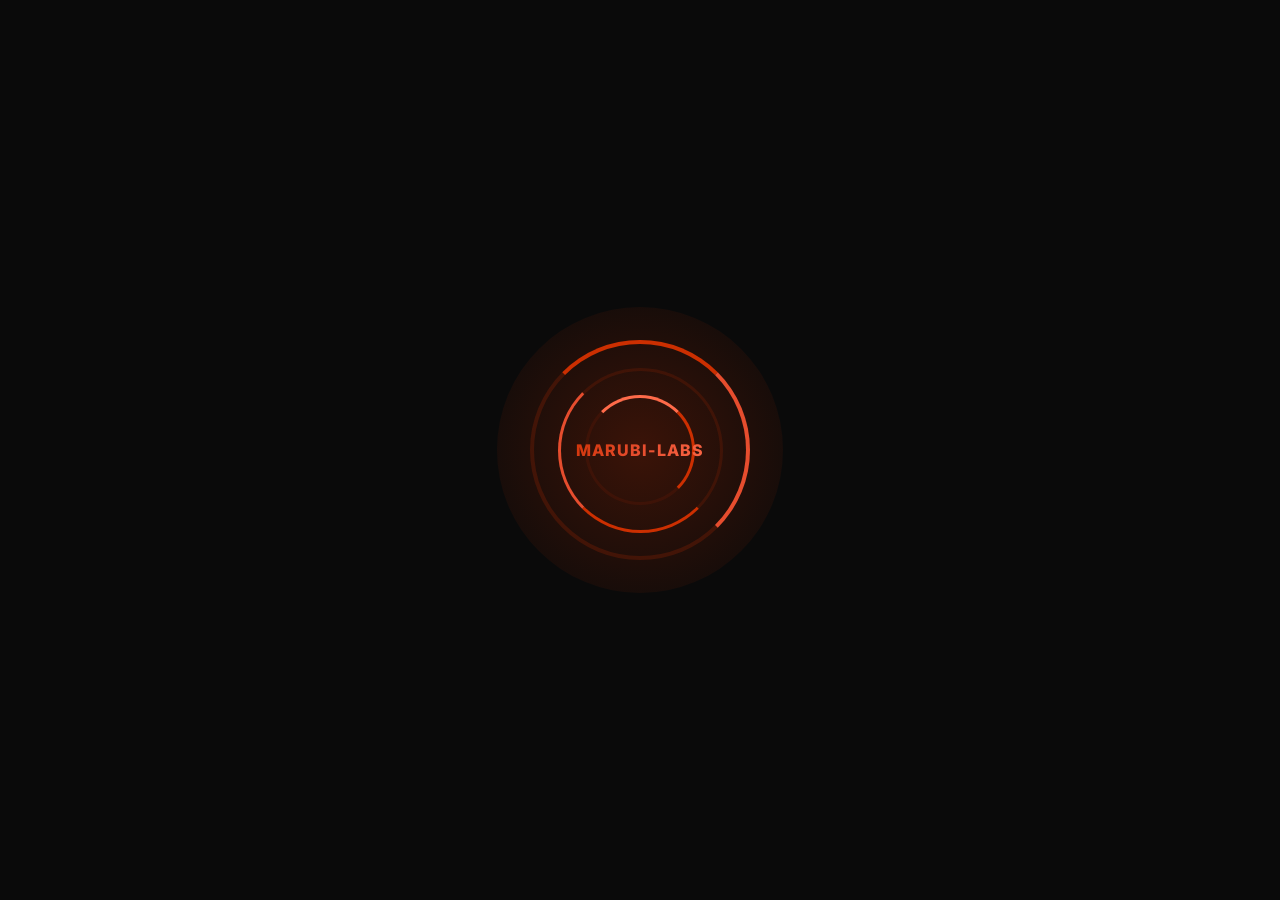
<file: navigation.html>
<!DOCTYPE html>
<html lang="en">
<head>
    <meta charset="UTF-8">
    <meta name="viewport" content="width=device-width, initial-scale=1.0, maximum-scale=1.0, user-scalable=yes, viewport-fit=cover">
    <title>Navigation | Marubi-Labs - Choose Your Path</title>
    
    <link rel="preconnect" href="https://fonts.googleapis.com">
    <link rel="preconnect" href="https://fonts.gstatic.com" crossorigin>
    <link href="https://fonts.googleapis.com/css2?family=Inter:wght@300;400;500;600;700;800&display=swap" rel="stylesheet">
    <link href="https://fonts.googleapis.com/css2?family=JetBrains+Mono:wght@400;500;600;700&display=swap" rel="stylesheet">
    <link rel="stylesheet" href="https://cdnjs.cloudflare.com/ajax/libs/font-awesome/6.4.0/css/all.min.css">
    
    <style>
        * {
            margin: 0;
            padding: 0;
            box-sizing: border-box;
            -webkit-tap-highlight-color: transparent;
        }

        body {
            font-family: 'Inter', sans-serif;
            background: #0a0a0a;
            color: #f8f5f2;
            min-height: 100vh;
            overflow-x: hidden;
        }

        /* ===== PRELOADER WITH VAULT SPINNER ===== */
        .preloader {
            position: fixed;
            top: 0;
            left: 0;
            width: 100%;
            height: 100%;
            background: #0a0a0a;
            z-index: 10000;
            display: flex;
            align-items: center;
            justify-content: center;
            transition: opacity 0.8s ease, visibility 0.8s ease;
        }

        .preloader.fade-out {
            opacity: 0;
            visibility: hidden;
        }

        .preloader-content {
            text-align: center;
        }

        /* VAULT WHEEL SPINNER */
        .vault-spinner {
            position: relative;
            width: 220px;
            height: 220px;
            margin: 0 auto;
        }

        @media (max-width: 768px) {
            .vault-spinner {
                width: 160px;
                height: 160px;
            }
        }

        @media (max-width: 480px) {
            .vault-spinner {
                width: 130px;
                height: 130px;
            }
        }

        .spinner-glow {
            position: absolute;
            width: 130%;
            height: 130%;
            background: radial-gradient(circle, rgba(204, 47, 1, 0.25), transparent);
            border-radius: 50%;
            animation: glowPulse 2s ease infinite;
            top: 50%;
            left: 50%;
            transform: translate(-50%, -50%);
        }

        .spinner-ring {
            position: absolute;
            width: 100%;
            height: 100%;
            border-radius: 50%;
            border: 4px solid rgba(204, 47, 1, 0.2);
            border-top: 4px solid #cc2f01;
            border-right: 4px solid #e64d2e;
            animation: spinRing 1.5s cubic-bezier(0.4, 0, 0.2, 1) infinite;
            top: 0;
            left: 0;
        }

        .spinner-ring-middle {
            position: absolute;
            width: 75%;
            height: 75%;
            border-radius: 50%;
            border: 3px solid rgba(204, 47, 1, 0.15);
            border-bottom: 3px solid #cc2f01;
            border-left: 3px solid #e64d2e;
            animation: spinRingReverse 2s cubic-bezier(0.4, 0, 0.2, 1) infinite;
            top: 12.5%;
            left: 12.5%;
        }

        .spinner-ring-inner {
            position: absolute;
            width: 50%;
            height: 50%;
            border-radius: 50%;
            border: 3px solid rgba(204, 47, 1, 0.1);
            border-top: 3px solid #ff6b4a;
            border-right: 3px solid #cc2f01;
            animation: spinRing 1.2s ease-in-out infinite;
            top: 25%;
            left: 25%;
        }

        .spinner-center {
            position: absolute;
            top: 50%;
            left: 50%;
            transform: translate(-50%, -50%);
            text-align: center;
            width: 70%;
            z-index: 10;
        }

        .spinner-logo {
            font-size: clamp(0.7rem, 4vw, 1rem);
            font-weight: 800;
            font-family: 'Inter', sans-serif;
            background: linear-gradient(135deg, #cc2f01, #e64d2e, #ff6b4a);
            -webkit-background-clip: text;
            -webkit-text-fill-color: transparent;
            letter-spacing: 1px;
            animation: flicker 0.15s ease infinite;
            text-transform: uppercase;
            line-height: 1.3;
        }

        @keyframes flicker {
            0%, 100% { opacity: 1; text-shadow: 0 0 5px rgba(204, 47, 1, 0.5); }
            25% { opacity: 0.7; text-shadow: 0 0 15px rgba(204, 47, 1, 0.8); }
            50% { opacity: 1; text-shadow: 0 0 8px rgba(204, 47, 1, 0.6); }
            75% { opacity: 0.8; text-shadow: 0 0 12px rgba(204, 47, 1, 0.7); }
        }

        @keyframes spinRing {
            0% { transform: rotate(0deg); }
            100% { transform: rotate(360deg); }
        }

        @keyframes spinRingReverse {
            0% { transform: rotate(360deg); }
            100% { transform: rotate(0deg); }
        }

        @keyframes glowPulse {
            0% { opacity: 0.2; transform: translate(-50%, -50%) scale(0.8); }
            50% { opacity: 0.6; transform: translate(-50%, -50%) scale(1); }
            100% { opacity: 0.2; transform: translate(-50%, -50%) scale(0.8); }
        }

        /* ===== MAIN CONTENT ===== */
        .main-content {
            min-height: 100vh;
            opacity: 0;
            transform: translateY(20px);
            transition: opacity 0.8s ease, transform 0.8s ease;
            display: none;
        }

        .main-content.visible {
            opacity: 1;
            transform: translateY(0);
            display: block;
        }

        .bg-grid {
            position: fixed;
            top: 0;
            left: 0;
            width: 100%;
            height: 100%;
            background-image: linear-gradient(rgba(204, 47, 1, 0.03) 1px, transparent 1px),
                              linear-gradient(90deg, rgba(204, 47, 1, 0.03) 1px, transparent 1px);
            background-size: 40px 40px;
            z-index: -2;
        }

        @media (max-width: 768px) {
            .bg-grid { background-size: 25px 25px; }
        }

        .bg-glow {
            position: fixed;
            top: -50%;
            left: -50%;
            width: 200%;
            height: 200%;
            background: radial-gradient(circle at 30% 40%, rgba(204, 47, 1, 0.08) 0%, transparent 40%),
                        radial-gradient(circle at 70% 60%, rgba(204, 47, 1, 0.05) 0%, transparent 40%);
            animation: rotateBg 40s linear infinite;
            z-index: -1;
        }

        @keyframes rotateBg {
            from { transform: rotate(0deg); }
            to { transform: rotate(360deg); }
        }

        .nav-container {
            max-width: 1200px;
            width: 90%;
            margin: 0 auto;
            padding: 1rem 0 3rem;
        }

        @media (max-width: 768px) {
            .nav-container { width: 92%; padding: 0.5rem 0 2rem; }
        }

        /* Header */
        .nav-header {
            text-align: center;
            margin-bottom: 2.5rem;
            position: relative;
        }

        @media (max-width: 768px) {
            .nav-header { margin-bottom: 1.5rem; }
        }

        .close-btn {
            position: absolute;
            top: 0;
            right: 0;
            width: 45px;
            height: 45px;
            background: rgba(204, 47, 1, 0.1);
            border: 2px solid rgba(204, 47, 1, 0.3);
            color: #f8f5f2;
            font-size: 1.3rem;
            display: flex;
            align-items: center;
            justify-content: center;
            border-radius: 50%;
            text-decoration: none;
            transition: all 0.3s ease;
            backdrop-filter: blur(10px);
        }

        @media (max-width: 768px) {
            .close-btn { width: 40px; height: 40px; font-size: 1.1rem; top: -5px; right: -5px; }
        }

        .close-btn:hover {
            background: #cc2f01;
            transform: rotate(90deg);
            box-shadow: 0 0 20px rgba(204, 47, 1, 0.5);
        }

        .page-title {
            font-family: 'Clash Display', sans-serif;
            font-size: clamp(2rem, 7vw, 4rem);
            font-weight: 800;
            background: linear-gradient(135deg, #cc2f01, #e64d2e);
            -webkit-background-clip: text;
            -webkit-text-fill-color: transparent;
            margin-bottom: 0.5rem;
            letter-spacing: 2px;
        }

        /* Clean List Layout */
        .nav-list {
            display: flex;
            flex-direction: column;
            gap: 0.5rem;
            margin-bottom: 2rem;
        }

        .nav-item {
            display: flex;
            align-items: center;
            gap: 1.5rem;
            background: rgba(36, 35, 35, 0.3);
            backdrop-filter: blur(10px);
            border: 1px solid rgba(204, 47, 1, 0.15);
            border-radius: 16px;
            padding: 1.2rem 1.8rem;
            text-decoration: none;
            color: #f8f5f2;
            transition: all 0.3s cubic-bezier(0.2, 0.9, 0.4, 1.1);
            cursor: pointer;
            position: relative;
            overflow: hidden;
        }

        @media (max-width: 768px) {
            .nav-item {
                padding: 1rem 1.2rem;
                gap: 1rem;
                flex-wrap: wrap;
            }
        }

        .nav-item::before {
            content: '';
            position: absolute;
            top: 0;
            left: -100%;
            width: 100%;
            height: 100%;
            background: linear-gradient(90deg, transparent, rgba(204, 47, 1, 0.08), transparent);
            transition: left 0.4s ease;
        }

        .nav-item:hover::before { left: 100%; }
        .nav-item:hover { 
            transform: translateX(8px); 
            border-color: #cc2f01;
            background: rgba(204, 47, 1, 0.05);
        }

        .nav-number {
            font-family: 'JetBrains Mono', monospace;
            font-size: 0.8rem;
            color: #cc2f01;
            min-width: 35px;
            opacity: 0.6;
        }

        .nav-icon {
            width: 45px;
            height: 45px;
            background: rgba(204, 47, 1, 0.1);
            border-radius: 12px;
            display: flex;
            align-items: center;
            justify-content: center;
            font-size: 1.3rem;
            color: #cc2f01;
            transition: all 0.3s ease;
        }

        .nav-item:hover .nav-icon {
            background: #cc2f01;
            color: white;
            transform: scale(1.05);
        }

        .nav-info {
            flex: 1;
        }

        .nav-info h3 {
            font-size: clamp(1.1rem, 4vw, 1.3rem);
            font-weight: 600;
            margin-bottom: 0.2rem;
            color: white;
        }

        .nav-path {
            font-family: 'JetBrains Mono', monospace;
            font-size: 0.7rem;
            color: #cc2f01;
            margin-bottom: 0.3rem;
            opacity: 0.8;
        }

        .nav-desc {
            font-size: clamp(0.75rem, 3.5vw, 0.85rem);
            color: rgba(255, 255, 255, 0.5);
            line-height: 1.4;
        }

        @media (max-width: 768px) {
            .nav-desc { display: none; }
        }

        .nav-arrow {
            color: #cc2f01;
            font-size: 1.1rem;
            opacity: 0;
            transform: translateX(-10px);
            transition: all 0.3s ease;
        }

        .nav-item:hover .nav-arrow {
            opacity: 1;
            transform: translateX(0);
        }

        /* Terminal Status */
        .terminal-status {
            background: rgba(0, 0, 0, 0.4);
            border: 1px solid rgba(204, 47, 1, 0.2);
            border-radius: 12px;
            padding: 1rem;
            display: flex;
            justify-content: space-between;
            flex-wrap: wrap;
            gap: 0.8rem;
            margin-bottom: 1.5rem;
            font-family: 'JetBrains Mono', monospace;
            font-size: clamp(0.7rem, 3.5vw, 0.85rem);
            backdrop-filter: blur(10px);
        }

        @media (max-width: 768px) {
            .terminal-status { flex-direction: column; gap: 0.6rem; padding: 0.8rem; }
        }

        .status-item { display: flex; align-items: center; gap: 0.5rem; flex-wrap: wrap; }
        .status-prompt { color: #cc2f01; font-weight: 600; }
        .status-label { color: rgba(255, 255, 255, 0.5); }
        .status-value { color: #f8f5f2; }

        .nav-footer { text-align: center; font-size: clamp(0.7rem, 3.5vw, 0.85rem); color: rgba(255, 255, 255, 0.3); font-family: 'JetBrains Mono', monospace; padding: 1rem 0; }

        /* Animations */
        .nav-item { opacity: 0; animation: slideInLeft 0.4s ease forwards; }
        .nav-item:nth-child(1) { animation-delay: 0.05s; }
        .nav-item:nth-child(2) { animation-delay: 0.1s; }
        .nav-item:nth-child(3) { animation-delay: 0.15s; }
        .nav-item:nth-child(4) { animation-delay: 0.2s; }
        .nav-item:nth-child(5) { animation-delay: 0.25s; }
        .nav-item:nth-child(6) { animation-delay: 0.3s; }
        .nav-item:nth-child(7) { animation-delay: 0.35s; }
        .nav-item:nth-child(8) { animation-delay: 0.4s; }

        @keyframes slideInLeft {
            from { opacity: 0; transform: translateX(-30px); }
            to { opacity: 1; transform: translateX(0); }
        }
    </style>
</head>
<body>
    <!-- Preloader ONLY -->
    <div class="preloader" id="preloader">
        <div class="preloader-content">
            <div class="vault-spinner">
                <div class="spinner-glow"></div>
                <div class="spinner-ring"></div>
                <div class="spinner-ring-middle"></div>
                <div class="spinner-ring-inner"></div>
                <div class="spinner-center">
                    <div class="spinner-logo">MARUBI-LABS</div>
                </div>
            </div>
        </div>
    </div>

    <!-- Main Content -->
    <div class="main-content" id="mainContent">
        <div class="bg-grid"></div>
        <div class="bg-glow"></div>
        
        <div class="nav-container">
            <div class="nav-header">
                <a href="index.html" class="close-btn"><i class="fas fa-times"></i></a>
                <h1 class="page-title">EXPLORE THE LABS</h1>
            </div>
            
            <div class="nav-list">
                <a href="index.html" class="nav-item">
                    <div class="nav-number">01.</div>
                    <div class="nav-icon"><i class="fas fa-terminal"></i></div>
                    <div class="nav-info">
                        <h3>Home</h3>
                        <div class="nav-path">/</div>
                    </div>
                    <div class="nav-arrow"><i class="fas fa-arrow-right"></i></div>
                </a>
                
                <a href="origin.html" class="nav-item">
                    <div class="nav-number">02.</div>
                    <div class="nav-icon"><i class="fas fa-tree"></i></div>
                    <div class="nav-info">
                        <h3>Origin</h3>
                        <div class="nav-path">/origin</div>
                        <div class="nav-desc">My Journey</div>
                    </div>
                    <div class="nav-arrow"><i class="fas fa-arrow-right"></i></div>
                </a>
                
                <a href="arsenal.html" class="nav-item">
                    <div class="nav-number">03.</div>
                    <div class="nav-icon"><i class="fas fa-code"></i></div>
                    <div class="nav-info">
                        <h3>Arsenal</h3>
                        <div class="nav-path">/arsenal</div>
                        <div class="nav-desc">My skillsets</div>
                    </div>
                    <div class="nav-arrow"><i class="fas fa-arrow-right"></i></div>
                </a>
                
                <a href="workshop.html" class="nav-item">
                    <div class="nav-number">04.</div>
                    <div class="nav-icon"><i class="fas fa-tools"></i></div>
                    <div class="nav-info">
                        <h3>Workshop</h3>
                        <div class="nav-path">/workshop</div>
                        <div class="nav-desc">Tools of the trade</div>
                    </div>
                    <div class="nav-arrow"><i class="fas fa-arrow-right"></i></div>
                </a>
                
                <a href="vision.html" class="nav-item">
                    <div class="nav-number">05.</div>
                    <div class="nav-icon"><i class="fas fa-eye"></i></div>
                    <div class="nav-info">
                        <h3>Vision</h3>
                        <div class="nav-path">/vision</div>
                        <div class="nav-desc">Securing Africa's digital future</div>
                    </div>
                    <div class="nav-arrow"><i class="fas fa-arrow-right"></i></div>
                </a>
                
                <a href="connect.html" class="nav-item">
                    <div class="nav-number">06.</div>
                    <div class="nav-icon"><i class="fas fa-paper-plane"></i></div>
                    <div class="nav-info">
                        <h3>Connect</h3>
                        <div class="nav-path">/connect</div>
                        <div class="nav-desc">Let's build together</div>
                    </div>
                    <div class="nav-arrow"><i class="fas fa-arrow-right"></i></div>
                </a>
                
                <a href="resume.html" class="nav-item">
                    <div class="nav-number">07.</div>
                    <div class="nav-icon"><i class="fas fa-file-alt"></i></div>
                    <div class="nav-info">
                        <h3>Resume</h3>
                        <div class="nav-path">/resume</div>
                        <div class="nav-desc">Experience & achievements</div>
                    </div>
                    <div class="nav-arrow"><i class="fas fa-arrow-right"></i></div>
                </a>
                
                <a href="services.html" class="nav-item">
                    <div class="nav-number">08.</div>
                    <div class="nav-icon"><i class="fas fa-crown"></i></div>
                    <div class="nav-info">
                        <h3>Pricing</h3>
                        <div class="nav-path">/services</div>
                        <div class="nav-desc">Value for the visionary</div>
                    </div>
                    <div class="nav-arrow"><i class="fas fa-arrow-right"></i></div>
                </a>
            </div>
            
            <div class="terminal-status">
                <div class="status-item"><span class="status-prompt">$></span><span class="status-label">STATUS:</span><span class="status-value">ACTIVE · ONLINE</span></div>
                <div class="status-item"><span class="status-prompt">$></span><span class="status-label">USER:</span><span class="status-value">FELIX MARUBI</span></div>
                <div class="status-item"><span class="status-prompt">$></span><span class="status-label">LOCATION:</span><span class="status-value">KENYA · EAT (UTC+3)</span></div>
            </div>
            
            <div class="nav-footer"><p>© 2024 MARUBI-LABS · Lets Make History</p></div>
        </div>
    </div>

    <script>
        // Preloader - fade out after 2 seconds
        const preloader = document.getElementById('preloader');
        const mainContent = document.getElementById('mainContent');

        setTimeout(() => {
            preloader.classList.add('fade-out');
            setTimeout(() => {
                mainContent.style.display = 'block';
                setTimeout(() => mainContent.classList.add('visible'), 50);
            }, 800);
            setTimeout(() => preloader.style.display = 'none', 1600);
        }, 2000);

        // Touch optimization for mobile
        document.querySelectorAll('.nav-item').forEach(item => {
            item.addEventListener('touchstart', () => item.style.transform = 'translateX(5px)');
            item.addEventListener('touchend', () => item.style.transform = '');
        });
    </script>
</body>
</html>
</file>
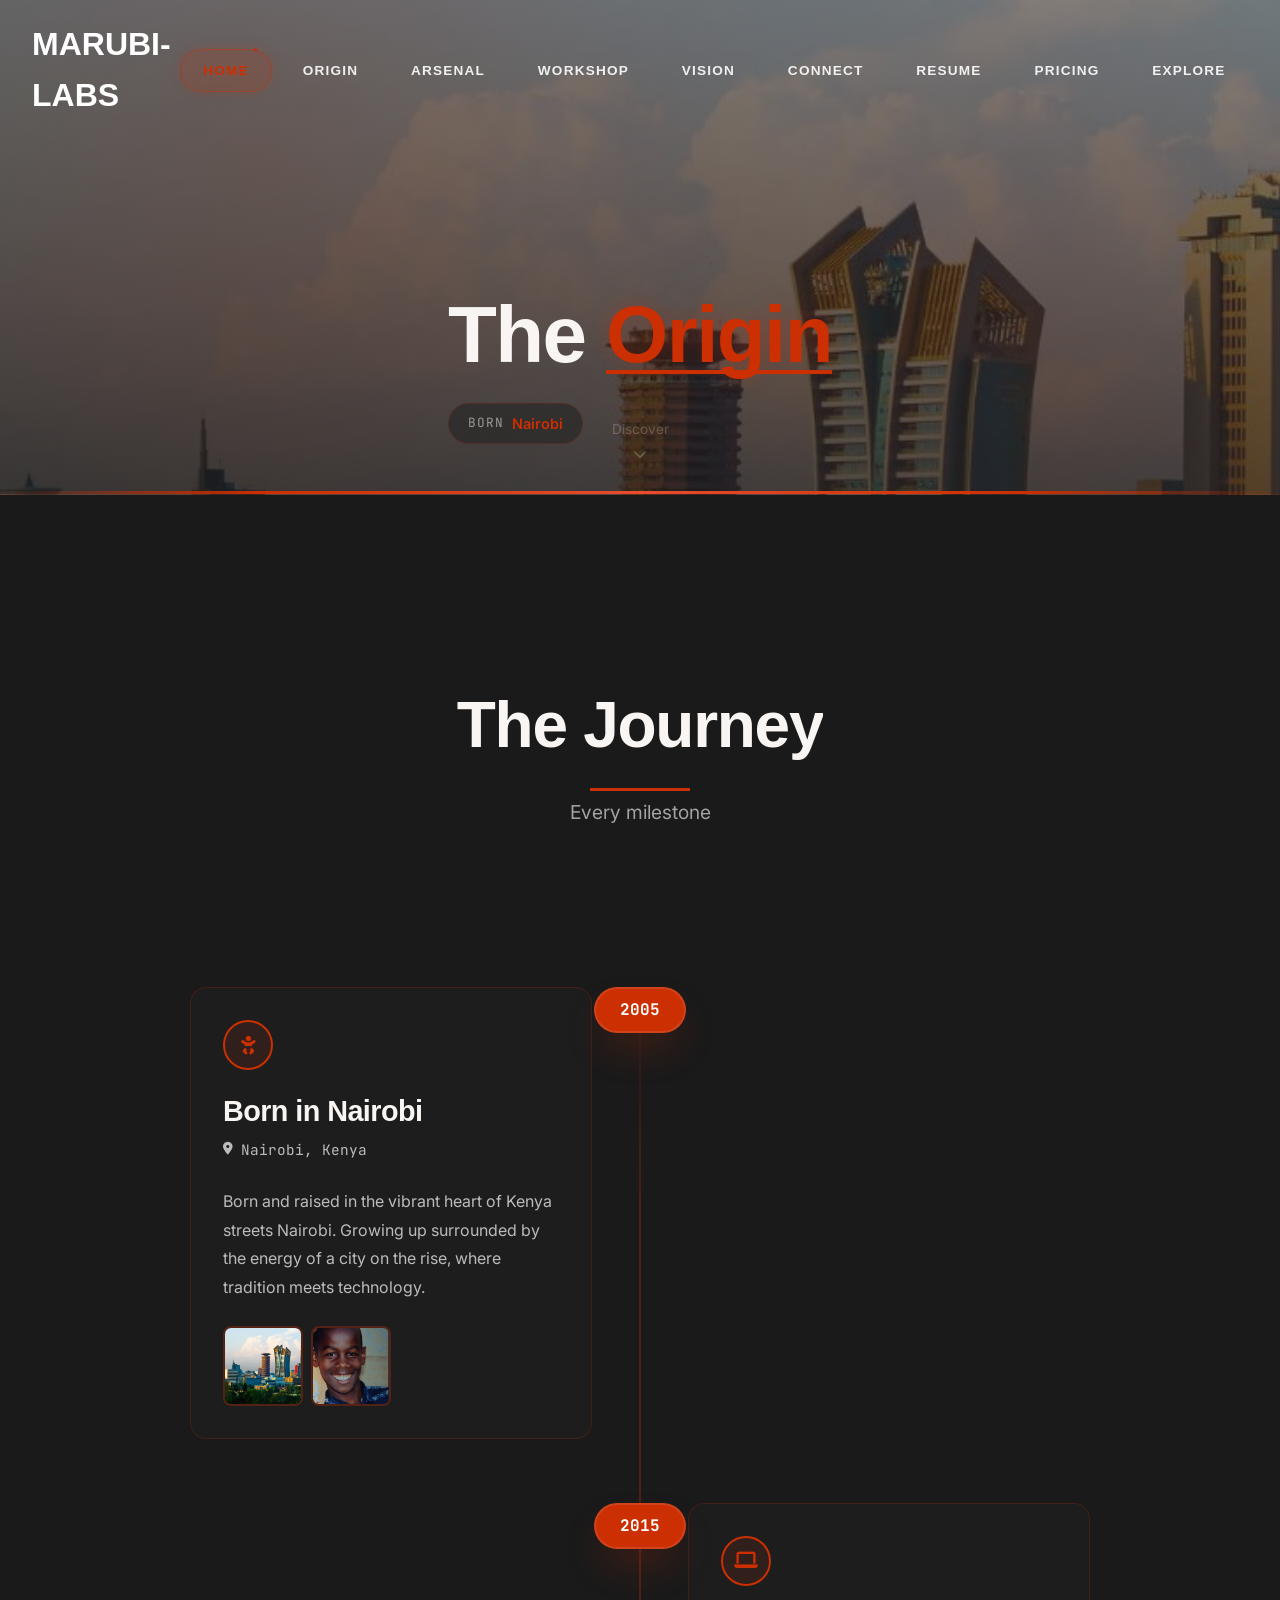
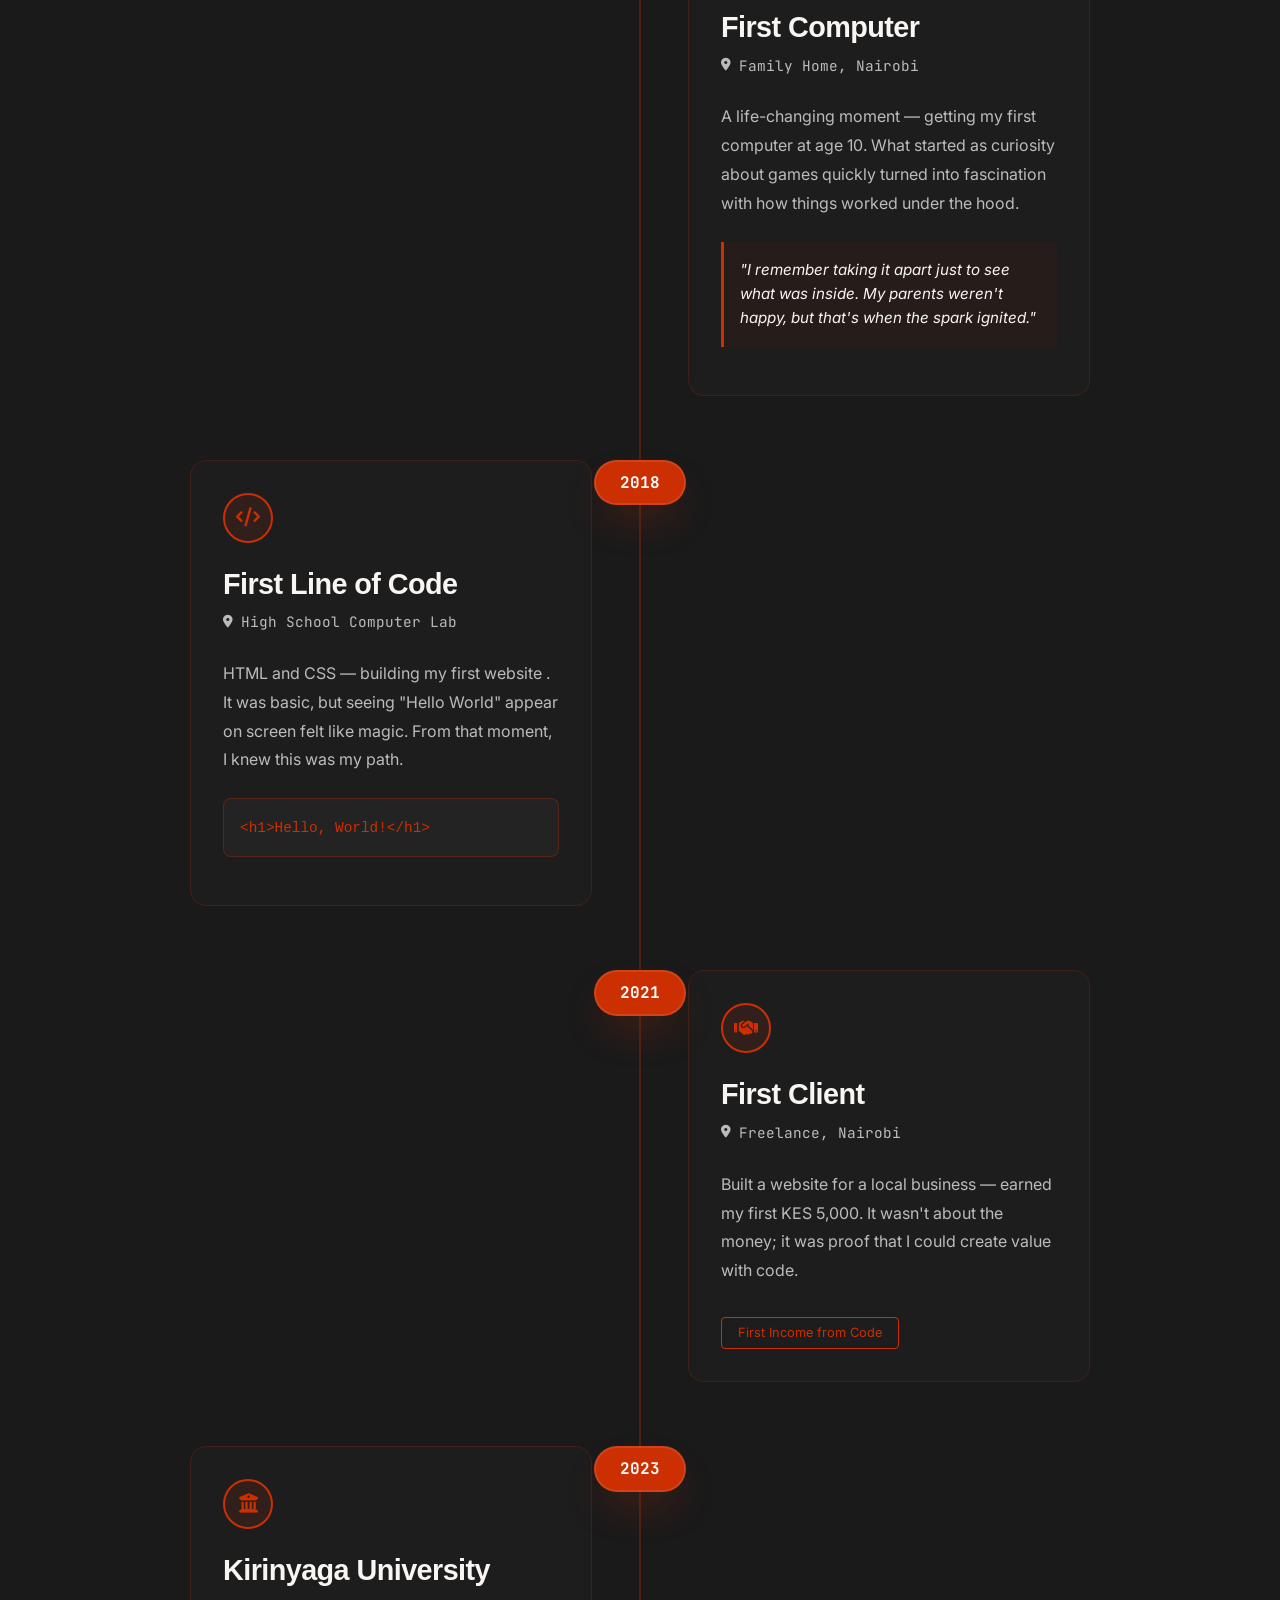
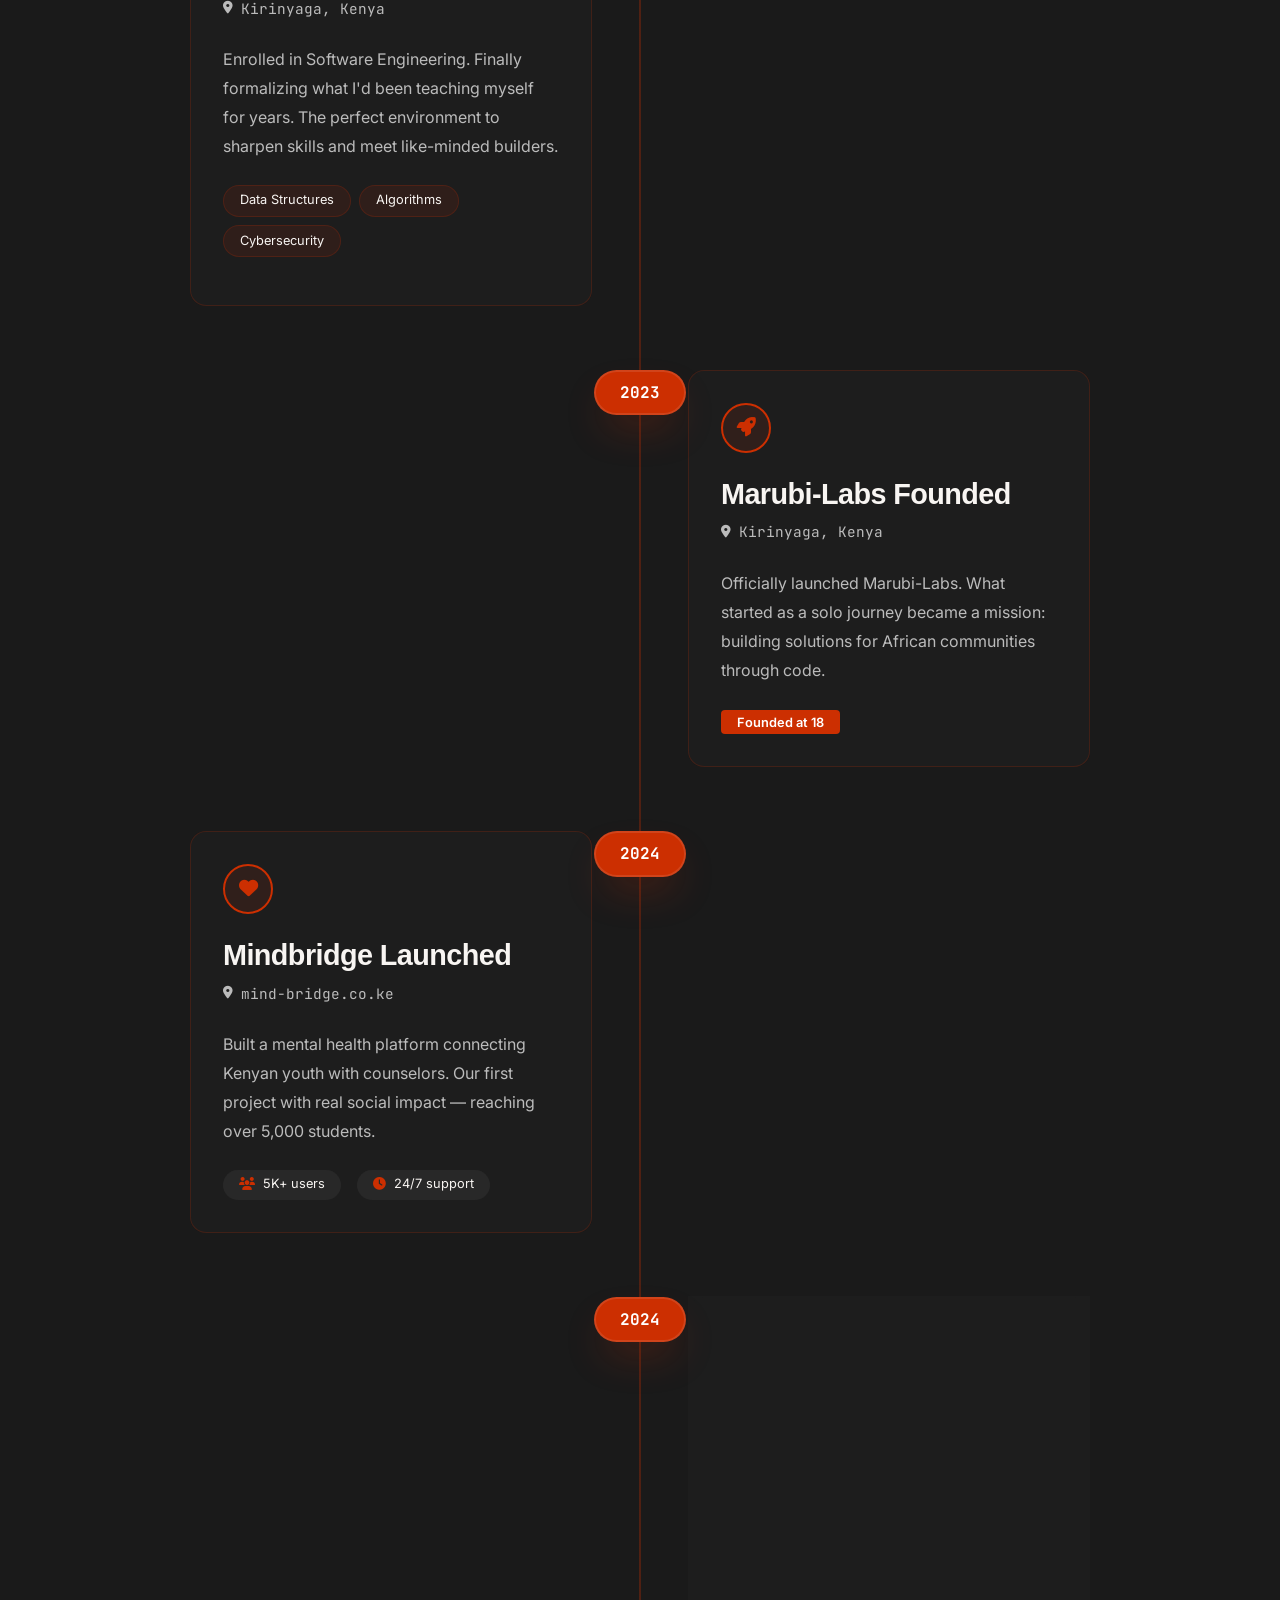
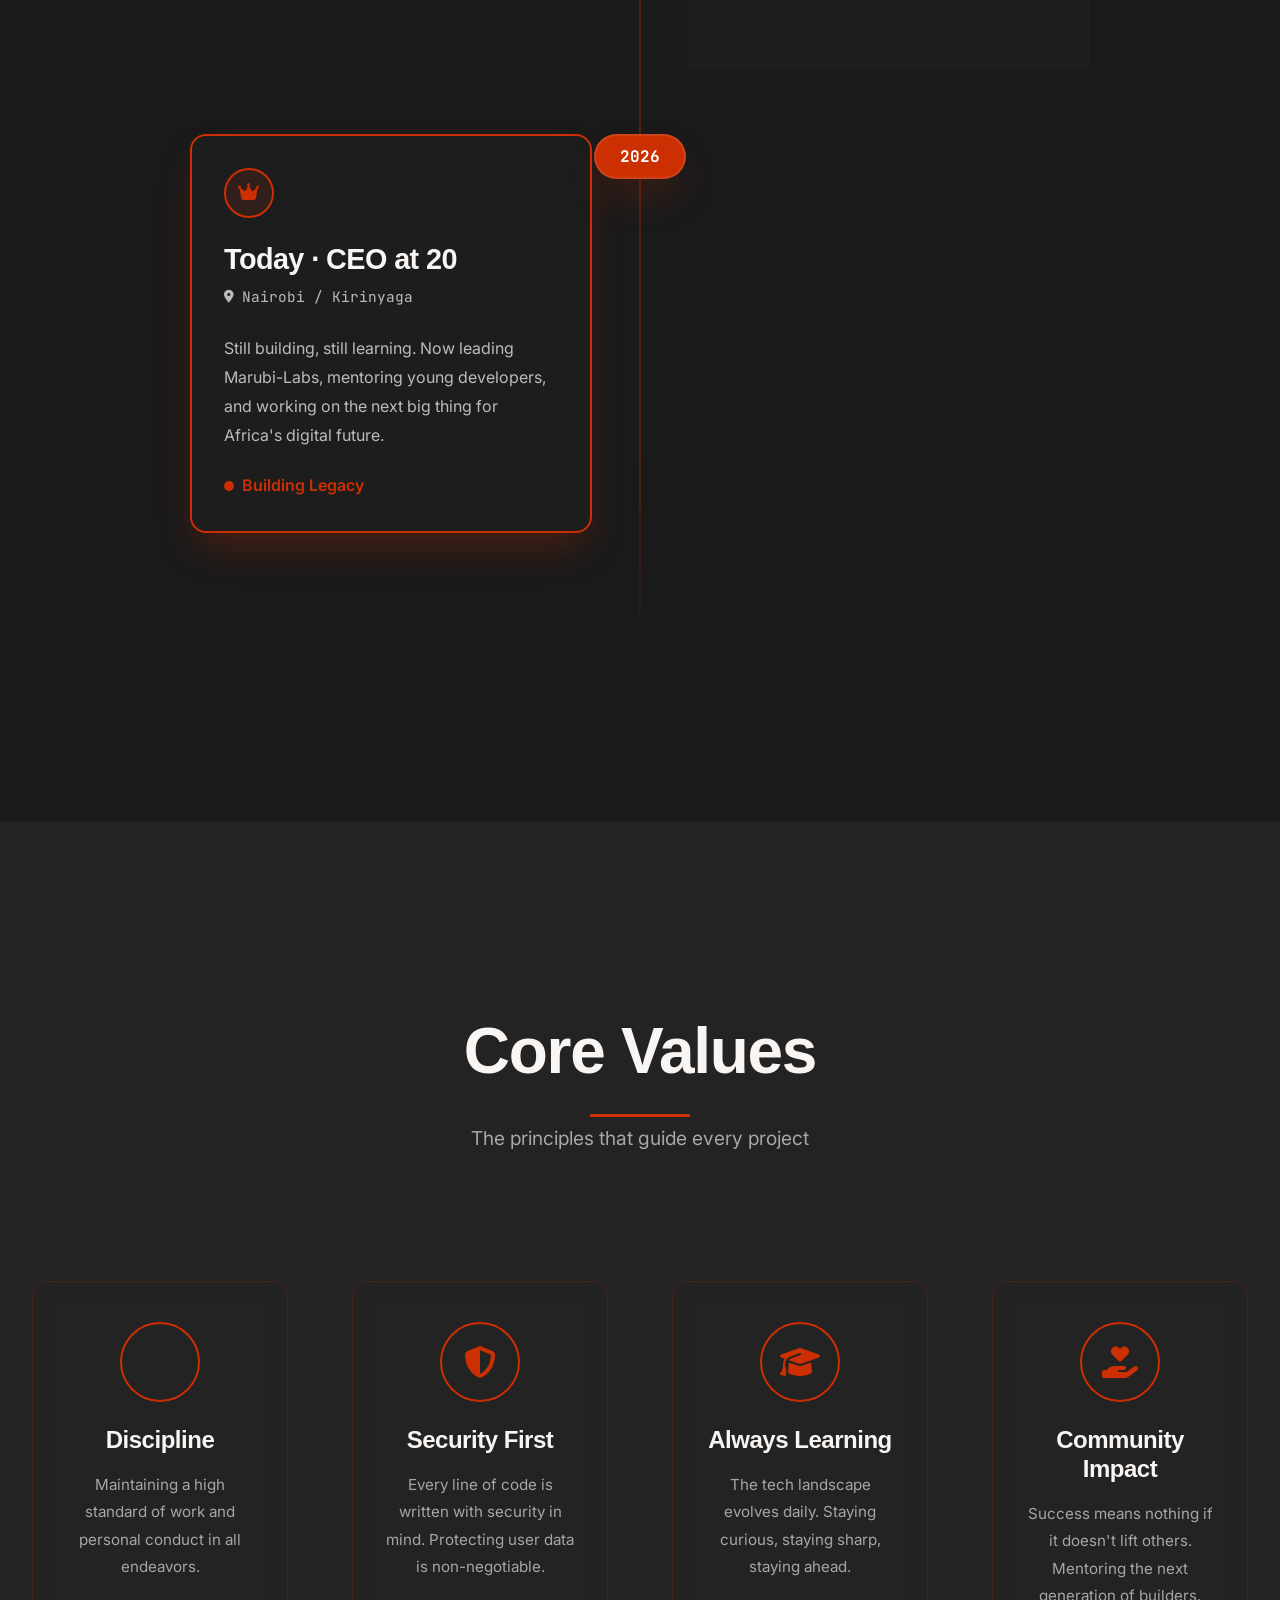
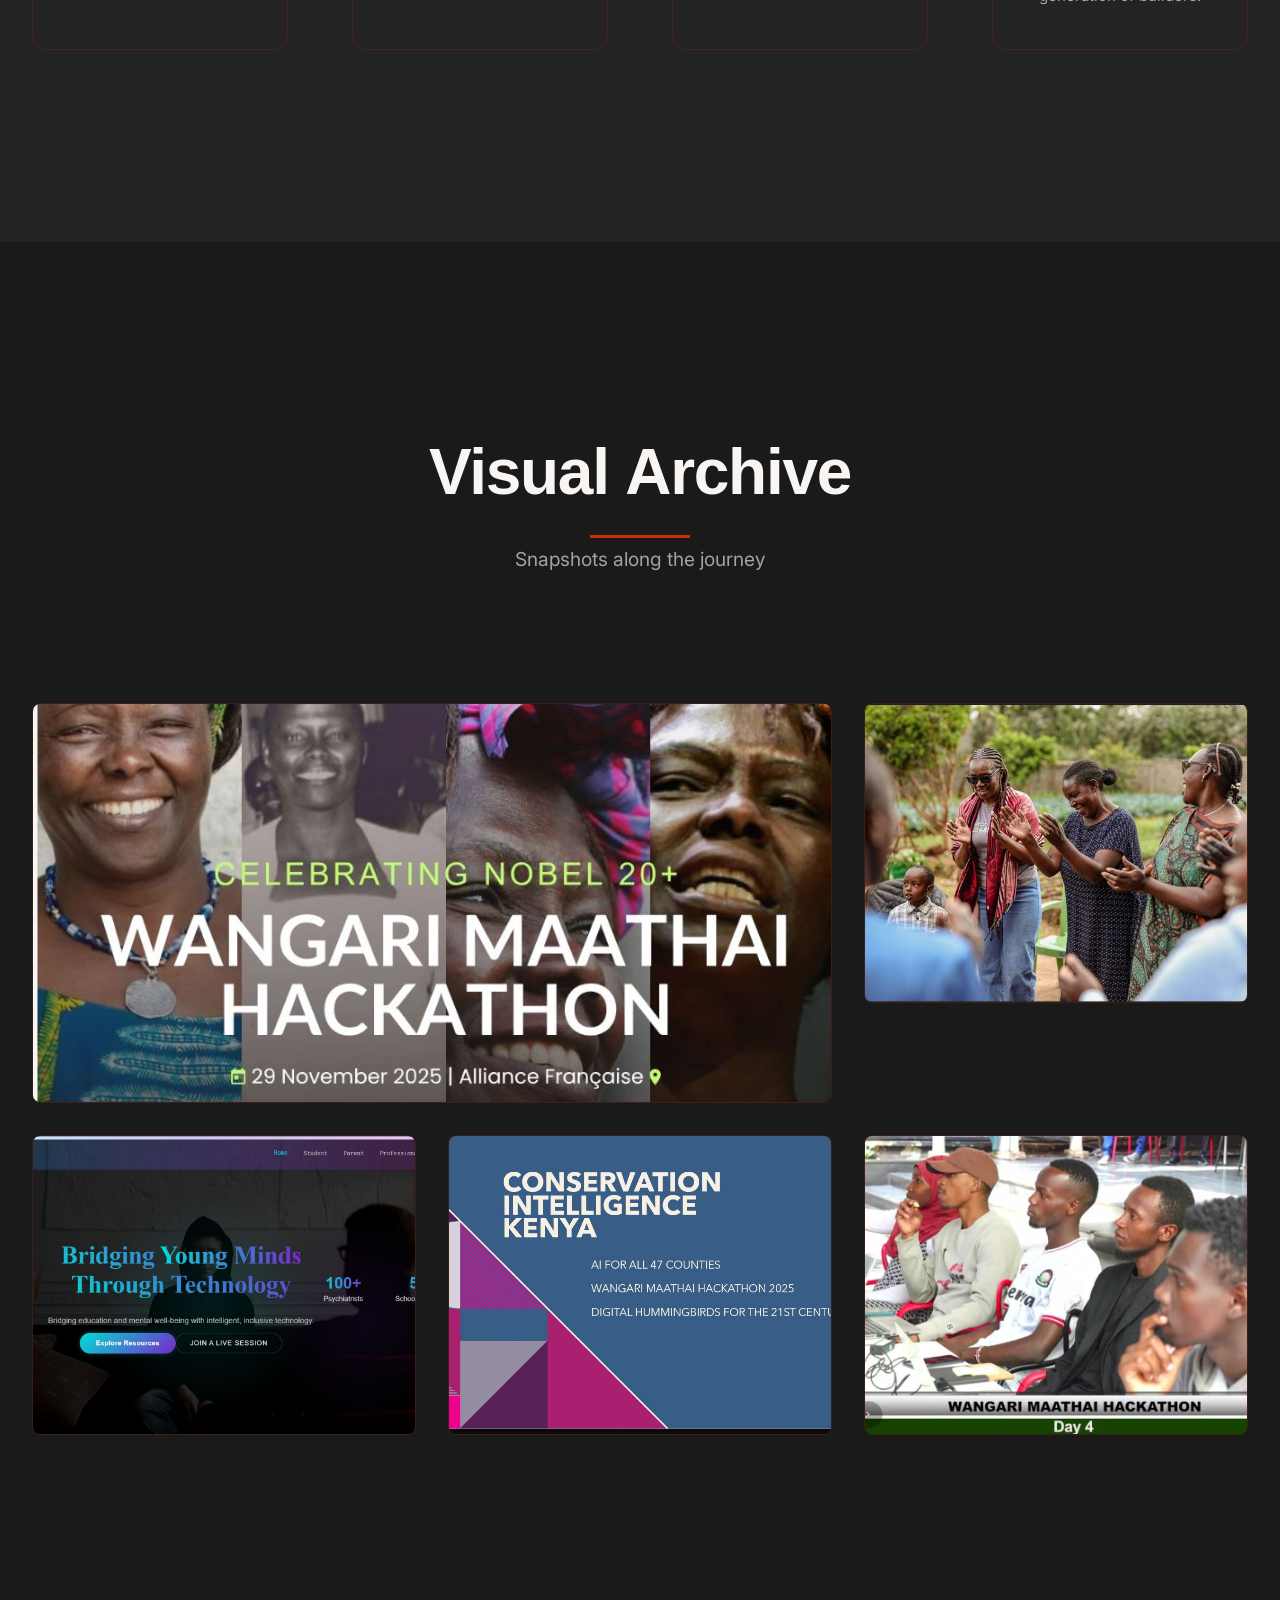
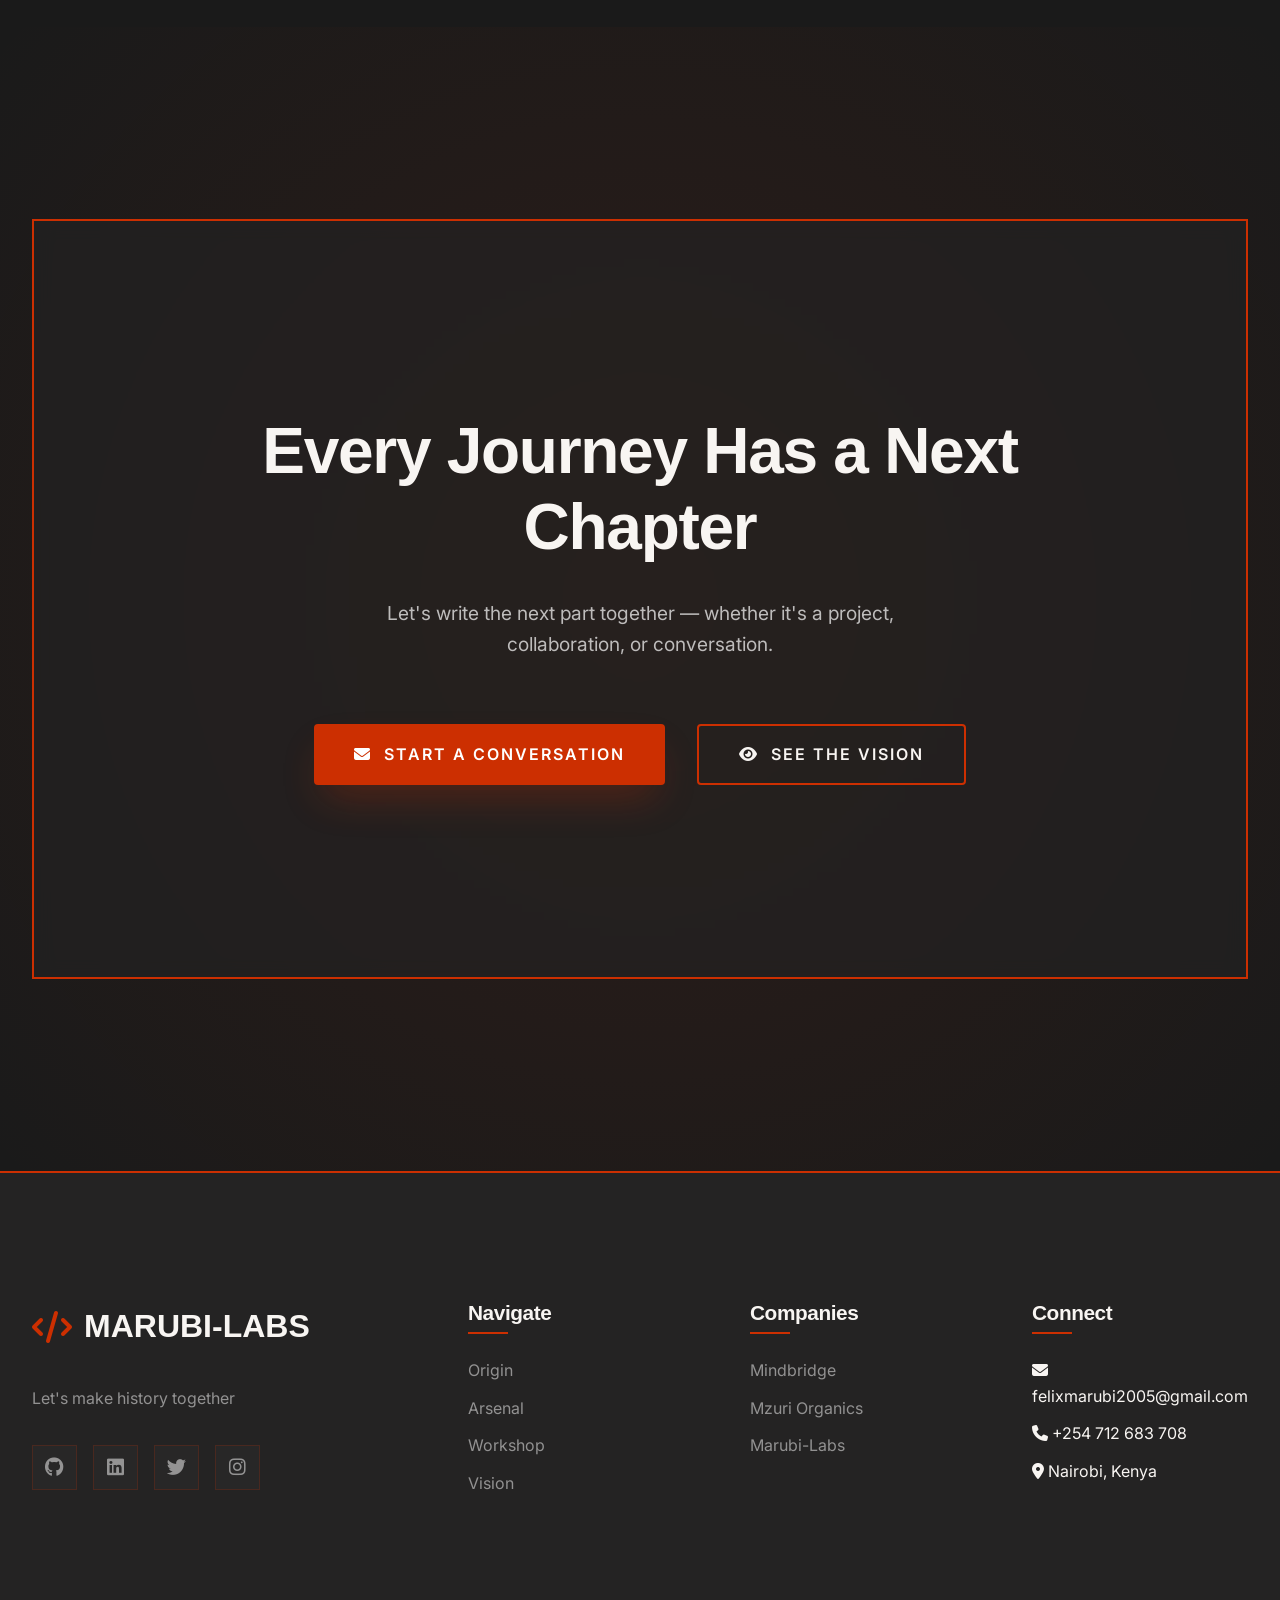
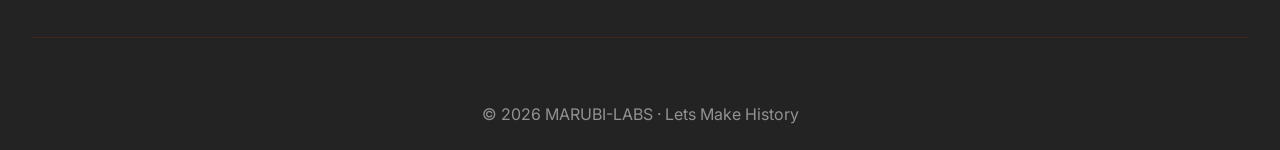
<file: origin.html>
<!DOCTYPE html>
<html lang="en">
<head>
    <meta charset="UTF-8">
    <meta name="viewport" content="width=device-width, initial-scale=1.0">
    
    <!-- Primary Meta Tags -->
    <title>Origin | Felix Marubi - The Journey from Nairobi</title>
    <meta name="title" content="Origin | Felix Marubi - The Journey from Nairobi">
    <meta name="description" content="From the vibrant streets of Nairobi to building Marubi-Labs. The story of how a curious kid became a CEO at 20.">
    <meta name="keywords" content="Felix Marubi, Origin Story, Nairobi, Kenya, Tech Journey, Founder Story">
    <meta name="author" content="Felix Marubi">
    
    <!-- Open Graph / Facebook -->
    <meta property="og:type" content="website">
    <meta property="og:url" content="https://marubilabs.com/origin.html">
    <meta property="og:title" content="Origin | Felix Marubi - The Journey from Nairobi">
    <meta property="og:description" content="From the vibrant streets of Nairobi to building Marubi-Labs. The story of how a curious kid became a CEO at 20.">
    <meta property="og:image" content="images/og-origin.jpg">
    
    <!-- Favicon -->
    <link rel="icon" type="image/x-icon" href="images/icons/favicon.ico">
    <link rel="apple-touch-icon" sizes="180x180" href="images/icons/apple-touch-icon.png">
    
    <!-- Fonts & Icons -->
    <link rel="preconnect" href="https://fonts.googleapis.com">
    <link rel="preconnect" href="https://fonts.gstatic.com" crossorigin>
    <link href="https://fonts.googleapis.com/css2?family=Inter:wght@300;400;500;600;700;800&display=swap" rel="stylesheet">
    <link href="https://fonts.googleapis.com/css2?family=JetBrains+Mono:wght@400;500;600;700&display=swap" rel="stylesheet">
    <link rel="stylesheet" href="https://cdnjs.cloudflare.com/ajax/libs/font-awesome/6.4.0/css/all.min.css">
    
    <!-- CSS -->
    <link rel="stylesheet" href="css/pages/home.css">
    <link rel="stylesheet" href="css/pages/origin.css">
</head>
<body>
    <!-- Navigation -->
 <nav class="navbar">
        <div class="nav-container">
            <a href="index.html" class="logo">
                <span class="logo-text">MARUBI-LABS</span>
            </a>
            
            <!-- Desktop Navigation Menu -->
            <div class="nav-menu">
                <a href="index.html" class="nav-link active">Home</a>
                <a href="origin.html" class="nav-link">Origin</a>
                <a href="arsenal.html" class="nav-link">Arsenal</a>
                <a href="workshop.html" class="nav-link">Workshop</a>
                <a href="vision.html" class="nav-link">Vision</a>
                <a href="connect.html" class="nav-link">Connect</a>
                <a href="resume.html" class="nav-link">Resume</a>
                <a href="services.html" class="nav-link">Pricing</a>
                <a href="navigation.html" class="nav-link">Explore</a>
            </div>
            
            <!-- Mobile Toggle Button - Links to navigation.html -->
            <div class="nav-actions">
                <a href="navigation.html" class="menu-toggle" id="menuToggle">
                    <i class="fas fa-bars"></i>
                </a>
            </div>
        </div>
        
        <div class="scroll-progress" id="scrollProgress"></div>
    </nav>
        
      
      

    <!-- Page Header -->
    <section class="page-header">
        <div class="container">
            <div class="header-content animate-fade-in">
                <h1 class="page-title">
                    The <span class="ember">Origin</span>
                </h1>
            
                <div class="header-stats">
                    <div class="stat-chip">
                        <span class="stat-chip-label">Born</span>
                        <span class="stat-chip-value">Nairobi</span>
                    </div>
              
                </div>
            </div>
        </div>
        <div class="scroll-indicator">
            <span>Discover</span>
            <i class="fas fa-chevron-down"></i>
        </div>
    </section>
    

    <!-- Timeline Section -->
    <section class="timeline-section">
        <div class="container">
            <div class="section-header">
                <h2 class="section-title">The <span class="ember">Journey</span></h2>
                <p class="section-subtitle">Every milestone</p>
            </div>
            
            <div class="timeline-container">
                <!-- Timeline Item 1 - Nairobi Roots -->
                <div class="timeline-item animate-on-scroll" data-animate="slide-left">
                    <div class="timeline-marker">
                        <span class="timeline-year">2005</span>
                    </div>
                    <div class="timeline-content card">
                        <div class="timeline-icon">
                            <i class="fas fa-baby"></i>
                        </div>
                        <h3>Born in Nairobi</h3>
                        <p class="timeline-location"><i class="fas fa-map-marker-alt"></i> Nairobi, Kenya</p>
                        <p>Born and raised in the vibrant heart of Kenya streets Nairobi. Growing up surrounded by the energy of a city on the rise, where tradition meets technology.</p>
                        <div class="timeline-gallery">
                            <img src="images/gallery/skyline.jfif" alt="Nairobi" class="gallery-thumb">
                            <img src="images/gallery/mauu.JPG" alt="Childhood" class="gallery-thumb">
                        </div>
                    </div>
                </div>

                <!-- Timeline Item 2 - First Computer -->
                <div class="timeline-item animate-on-scroll" data-animate="slide-right">
                    <div class="timeline-marker">
                        <span class="timeline-year">2015</span>
                    </div>
                    <div class="timeline-content card">
                        <div class="timeline-icon">
                            <i class="fas fa-laptop"></i>
                        </div>
                        <h3>First Computer</h3>
                        <p class="timeline-location"><i class="fas fa-map-marker-alt"></i> Family Home, Nairobi</p>
                        <p>A life-changing moment — getting my first computer at age 10. What started as curiosity about games quickly turned into fascination with how things worked under the hood.</p>
                        <blockquote class="memory-quote">
                            "I remember taking it apart just to see what was inside. My parents weren't happy, but that's when the spark ignited."
                        </blockquote>
                    </div>
                </div>

                <!-- Timeline Item 3 - First Line of Code -->
                <div class="timeline-item animate-on-scroll" data-animate="slide-left">
                    <div class="timeline-marker">
                        <span class="timeline-year">2018</span>
                    </div>
                    <div class="timeline-content card">
                        <div class="timeline-icon">
                            <i class="fas fa-code"></i>
                        </div>
                        <h3>First Line of Code</h3>
                        <p class="timeline-location"><i class="fas fa-map-marker-alt"></i> High School Computer Lab</p>
                        <p>HTML and CSS — building my first website . It was basic, but seeing "Hello World" appear on screen felt like magic. From that moment, I knew this was my path.</p>
                        <div class="code-snippet">
                            <code>&lt;h1&gt;Hello, World!&lt;/h1&gt;</code>
                        </div>
                    </div>
                </div>

                <!-- Timeline Item 4 - First Client -->
                <div class="timeline-item animate-on-scroll" data-animate="slide-right">
                    <div class="timeline-marker">
                        <span class="timeline-year">2021</span>
                    </div>
                    <div class="timeline-content card">
                        <div class="timeline-icon">
                            <i class="fas fa-handshake"></i>
                        </div>
                        <h3>First Client</h3>
                        <p class="timeline-location"><i class="fas fa-map-marker-alt"></i> Freelance, Nairobi</p>
                        <p>Built a website for a local business — earned my first KES 5,000. It wasn't about the money; it was proof that I could create value with code.</p>
                        <div class="milestone-badge">First Income from Code</div>
                    </div>
                </div>

                <!-- Timeline Item 5 - Kirinyaga University -->
                <div class="timeline-item animate-on-scroll" data-animate="slide-left">
                    <div class="timeline-marker">
                        <span class="timeline-year">2023</span>
                    </div>
                    <div class="timeline-content card">
                        <div class="timeline-icon">
                            <i class="fas fa-university"></i>
                        </div>
                        <h3>Kirinyaga University</h3>
                        <p class="timeline-location"><i class="fas fa-map-marker-alt"></i> Kirinyaga, Kenya</p>
                        <p>Enrolled in Software Engineering. Finally formalizing what I'd been teaching myself for years. The perfect environment to sharpen skills and meet like-minded builders.</p>
                        <div class="course-highlight">
                            <span>Data Structures</span>
                            <span>Algorithms</span>
                            <span>Cybersecurity</span>
                        </div>
                    </div>
                </div>

                <!-- Timeline Item 6 - Marubi-Labs Founded -->
                <div class="timeline-item animate-on-scroll" data-animate="slide-right">
                    <div class="timeline-marker">
                        <span class="timeline-year">2023</span>
                    </div>
                    <div class="timeline-content card">
                        <div class="timeline-icon">
                            <i class="fas fa-rocket"></i>
                        </div>
                        <h3>Marubi-Labs Founded</h3>
                        <p class="timeline-location"><i class="fas fa-map-marker-alt"></i> Kirinyaga, Kenya</p>
                        <p>Officially launched Marubi-Labs. What started as a solo journey became a mission: building solutions for African communities through code.</p>
                        <div class="company-badge">
                            <span>Founded at 18</span>
                        </div>
                    </div>
                </div>

                <!-- Timeline Item 7 - Mindbridge -->
                <div class="timeline-item animate-on-scroll" data-animate="slide-left">
                    <div class="timeline-marker">
                        <span class="timeline-year">2024</span>
                    </div>
                    <div class="timeline-content card">
                        <div class="timeline-icon">
                            <i class="fas fa-heart"></i>
                        </div>
                        <h3>Mindbridge Launched</h3>
                        <p class="timeline-location"><i class="fas fa-map-marker-alt"></i> mind-bridge.co.ke</p>
                        <p>Built a mental health platform connecting Kenyan youth with counselors. Our first project with real social impact — reaching over 5,000 students.</p>
                        <div class="project-metrics">
                            <span><i class="fas fa-users"></i> 5K+ users</span>
                            <span><i class="fas fa-clock"></i> 24/7 support</span>
                        </div>
                    </div>
                </div>

                <!-- Timeline Item 8 - Mzuri Organics -->
                <div class="timeline-item animate-on-scroll" data-animate="slide-right">
                    <div class="timeline-marker">
                        <span class="timeline-year">2024</span>
                    </div>
                    <div class="timeline-content card">
                        <div class="timeline-icon">
                            <i class="fas fa-seedling"></i>
                        </div>
                        <h3>Mzuri Organics</h3>
                        <p class="timeline-location"><i class="fas fa-map-marker-alt"></i> mzuri-organics.co.ke</p>
                        <p>E-commerce platform for organic farmers. Connected local farmers directly to consumers, increasing their sales by 180%.</p>
                        <div class="project-metrics">
                            <span><i class="fas fa-tractor"></i> 50+ farmers</span>
                            <span><i class="fas fa-chart-line"></i> +180% sales</span>
                        </div>
                    </div>
                </div>

                <!-- Timeline Item 9 - Present Day -->
                <div class="timeline-item animate-on-scroll" data-animate="slide-left">
                    <div class="timeline-marker">
                        <span class="timeline-year">2026</span>
                    </div>
                    <div class="timeline-content card present">
                        <div class="timeline-icon">
                            <i class="fas fa-crown"></i>
                        </div>
                        <h3>Today · CEO at 20</h3>
                        <p class="timeline-location"><i class="fas fa-map-marker-alt"></i> Nairobi / Kirinyaga</p>
                        <p>Still building, still learning. Now leading Marubi-Labs, mentoring young developers, and working on the next big thing for Africa's digital future.</p>
                        <div class="present-badge">
                            <span class="pulse-dot"></span>
                            Building Legacy
                        </div>
                    </div>
                </div>
            </div>
        </div>
    </section>

    <!-- Values Section -->
    <section class="values-section">
        <div class="container">
            <div class="section-header">
                <h2 class="section-title">Core <span class="ember">Values</span></h2>
                <p class="section-subtitle">The principles that guide every project</p>
            </div>
            
            <div class="values-grid">
                <div class="value-card animate-on-scroll" data-animate="fade-in">
                    <div class="value-icon">
                        <i class="fas fa-africa"></i>
                    </div>
                    <h3>Discipline</h3>
                    <p>Maintaining a high standard of work and personal conduct in all endeavors.</p>
                </div>
                
                <div class="value-card animate-on-scroll" data-animate="fade-in" data-delay="100">
                    <div class="value-icon">
                        <i class="fas fa-shield-alt"></i>
                    </div>
                    <h3>Security First</h3>
                    <p>Every line of code is written with security in mind. Protecting user data is non-negotiable.</p>
                </div>
                
                <div class="value-card animate-on-scroll" data-animate="fade-in" data-delay="200">
                    <div class="value-icon">
                        <i class="fas fa-graduation-cap"></i>
                    </div>
                    <h3>Always Learning</h3>
                    <p>The tech landscape evolves daily. Staying curious, staying sharp, staying ahead.</p>
                </div>
                
                <div class="value-card animate-on-scroll" data-animate="fade-in" data-delay="300">
                    <div class="value-icon">
                        <i class="fas fa-hand-holding-heart"></i>
                    </div>
                    <h3>Community Impact</h3>
                    <p>Success means nothing if it doesn't lift others. Mentoring the next generation of builders.</p>
                </div>
            </div>
        </div>
    </section>

    <!-- Gallery Section -->
    <section class="origin-gallery">
        <div class="container">
            <div class="section-header">
                <h2 class="section-title">Visual <span class="ember">Archive</span></h2>
                <p class="section-subtitle">Snapshots along the journey</p>
            </div>
            
            <div class="gallery-grid">
                <div class="gallery-item large animate-on-scroll" data-animate="zoom-in">
                    <img src="images/gallery/dad show.JPG" alt="Nairobi Tech Hub" class="gallery-image">
                    <div class="gallery-overlay">
                        <h3>Nairobi Tech Hub</h3>
                        <p>tech confrences around Nairobi</p>
                    </div>
                </div>
                
                <div class="gallery-item animate-on-scroll" data-animate="zoom-in" data-delay="100">
                    <img src="images/gallery/support minds.JPG" alt="First Computer" class="gallery-image">
                    <div class="gallery-overlay">
                        <h3>Social education</h3>
                        <p> Awareness on Cyber Security </p>
                    </div>
                </div>
                
                <div class="gallery-item animate-on-scroll" data-animate="zoom-in" data-delay="200">
                    <img src="images/gallery/mindst.JPG" alt="Coding Setup" class="gallery-image">
                    <div class="gallery-overlay">
                        <h3>Giving Back</h3>
                        <p>Creating software solutions for underprivileged communities</p>
                    </div>
                </div>
                
                <div class="gallery-item animate-on-scroll" data-animate="zoom-in" data-delay="300">
                    <img src="images/gallery/slide1.JPG" alt="Mindbridge Team" class="gallery-image">
                    <div class="gallery-overlay">
                        <h3>AI projects</h3>
                        <p>A climate based AI solution</p>
                    </div>
                </div>
                
                <div class="gallery-item animate-on-scroll" data-animate="zoom-in" data-delay="400">
                    <img src="images/gallery/hackathon1.JPG" alt="Hackathon" class="gallery-image">
                    <div class="gallery-overlay">
                        <h3>Hackathon 2025</h3>
                        <p>Climate conservation project</p>
                    </div>
                </div>
            </div>
        </div>
    </section>

    <!-- CTA Section -->
    <section class="cta-section">
        <div class="container">
            <div class="cta-card">
                <h2>Every Journey Has a Next Chapter</h2>
                <p>Let's write the next part together — whether it's a project, collaboration, or conversation.</p>
                <div class="cta-buttons">
                    <a href="connect.html" class="btn btn-primary">
                        <i class="fas fa-envelope"></i>
                        Start a Conversation
                    </a>
                    <a href="vision.html" class="btn btn-outline">
                        <i class="fas fa-eye"></i>
                        See the Vision
                    </a>
                </div>
            </div>
        </div>
    </section>

    <!-- Footer -->
    <footer class="footer">
        <div class="container">
            <div class="footer-grid">
                <div class="footer-col">
                    <a href="index.html" class="footer-logo">
                        <i class="fas fa-code"></i>
                        <span>MARUBI-LABS</span>
                    </a>
                    <p>Let's make history together</p>
                    <div class="social-links">
                        <a href="https://github.com/Marubi23" target="_blank" class="social-link">
                            <i class="fab fa-github"></i>
                        </a>
                        <a href="https://linkedin.com/in/felixmarubi" target="_blank" class="social-link">
                            <i class="fab fa-linkedin"></i>
                        </a>
                        <a href="https://twitter.com/felixmarubi" target="_blank" class="social-link">
                            <i class="fab fa-twitter"></i>
                        </a>
                        <a href="https://www.instagram.com/marubi___/" target="_blank" class="social-link">
                            <i class="fab fa-instagram"></i>
                        </a>
                    </div>
                </div>
                
                <div class="footer-col">
                    <h3>Navigate</h3>
                    <ul>
                        <li><a href="origin.html">Origin</a></li>
                        <li><a href="arsenal.html">Arsenal</a></li>
                        <li><a href="workshop.html">Workshop</a></li>
                        <li><a href="vision.html">Vision</a></li>
                    </ul>
                </div>
                
                <div class="footer-col">
                    <h3>Companies</h3>
                    <ul>
                        <li><a href="https://mind-bridge.co.ke" target="_blank">Mindbridge</a></li>
                        <li><a href="https://mzuri-organics.co.ke" target="_blank">Mzuri Organics</a></li>
                        <li><a href="#">Marubi-Labs</a></li>
                    </ul>
                </div>
                
                <div class="footer-col">
                    <h3>Connect</h3>
                    <ul>
                        <li><i class="fas fa-envelope"></i> felixmarubi2005@gmail.com</li>
                        <li><i class="fas fa-phone"></i> +254 712 683 708</li>
                        <li><i class="fas fa-map-marker-alt"></i> Nairobi, Kenya</li>
                    </ul>
                </div>
            </div>
            
            <div class="footer-bottom">
                <p>© 2026 MARUBI-LABS · Lets Make History</p>
            </div>
        </div>
    </footer>

    <!-- Back to Top -->
    <button class="back-to-top" id="backToTop">
        <i class="fas fa-chevron-up"></i>
    </button>

    <!-- JavaScript -->
    <script src="js/main.js"></script>
    <script src="js/navigation.js"></script>
    <script src="js/animations.js"></script>
</body>
</html>
</file>
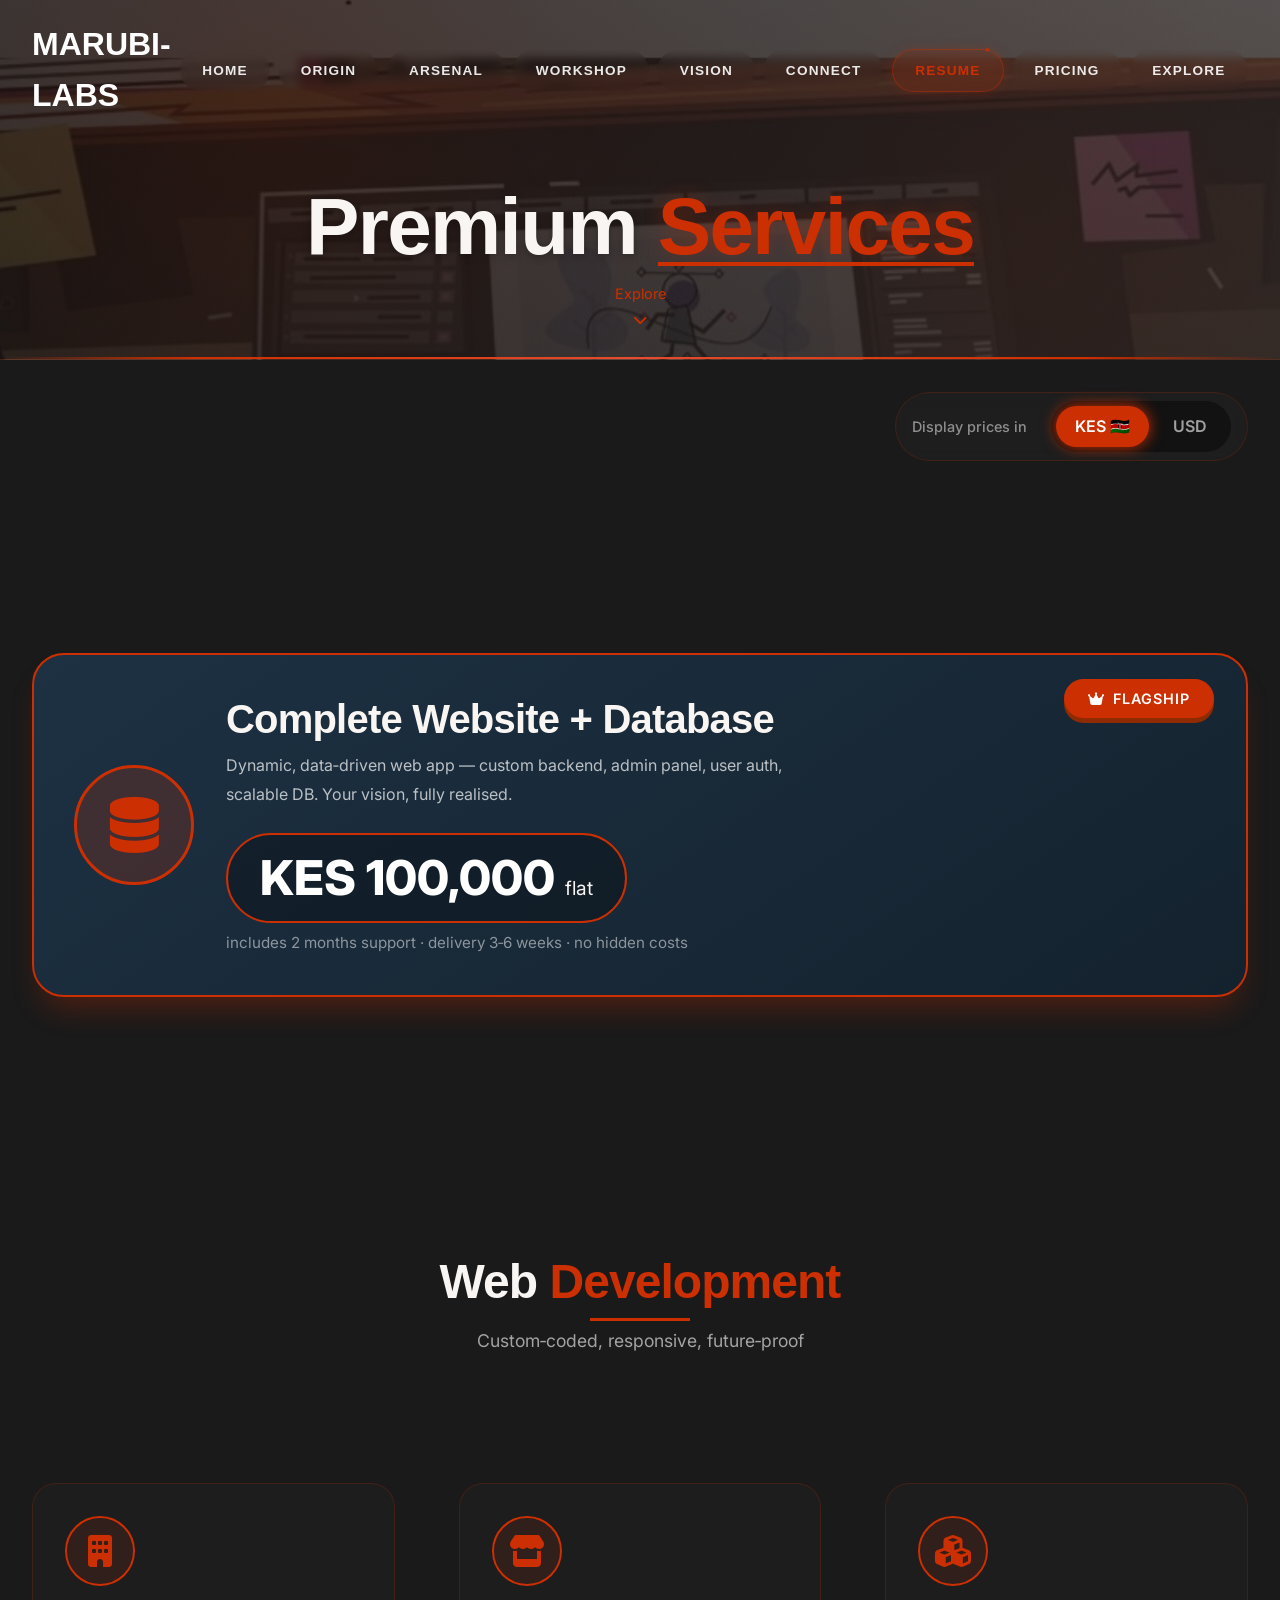
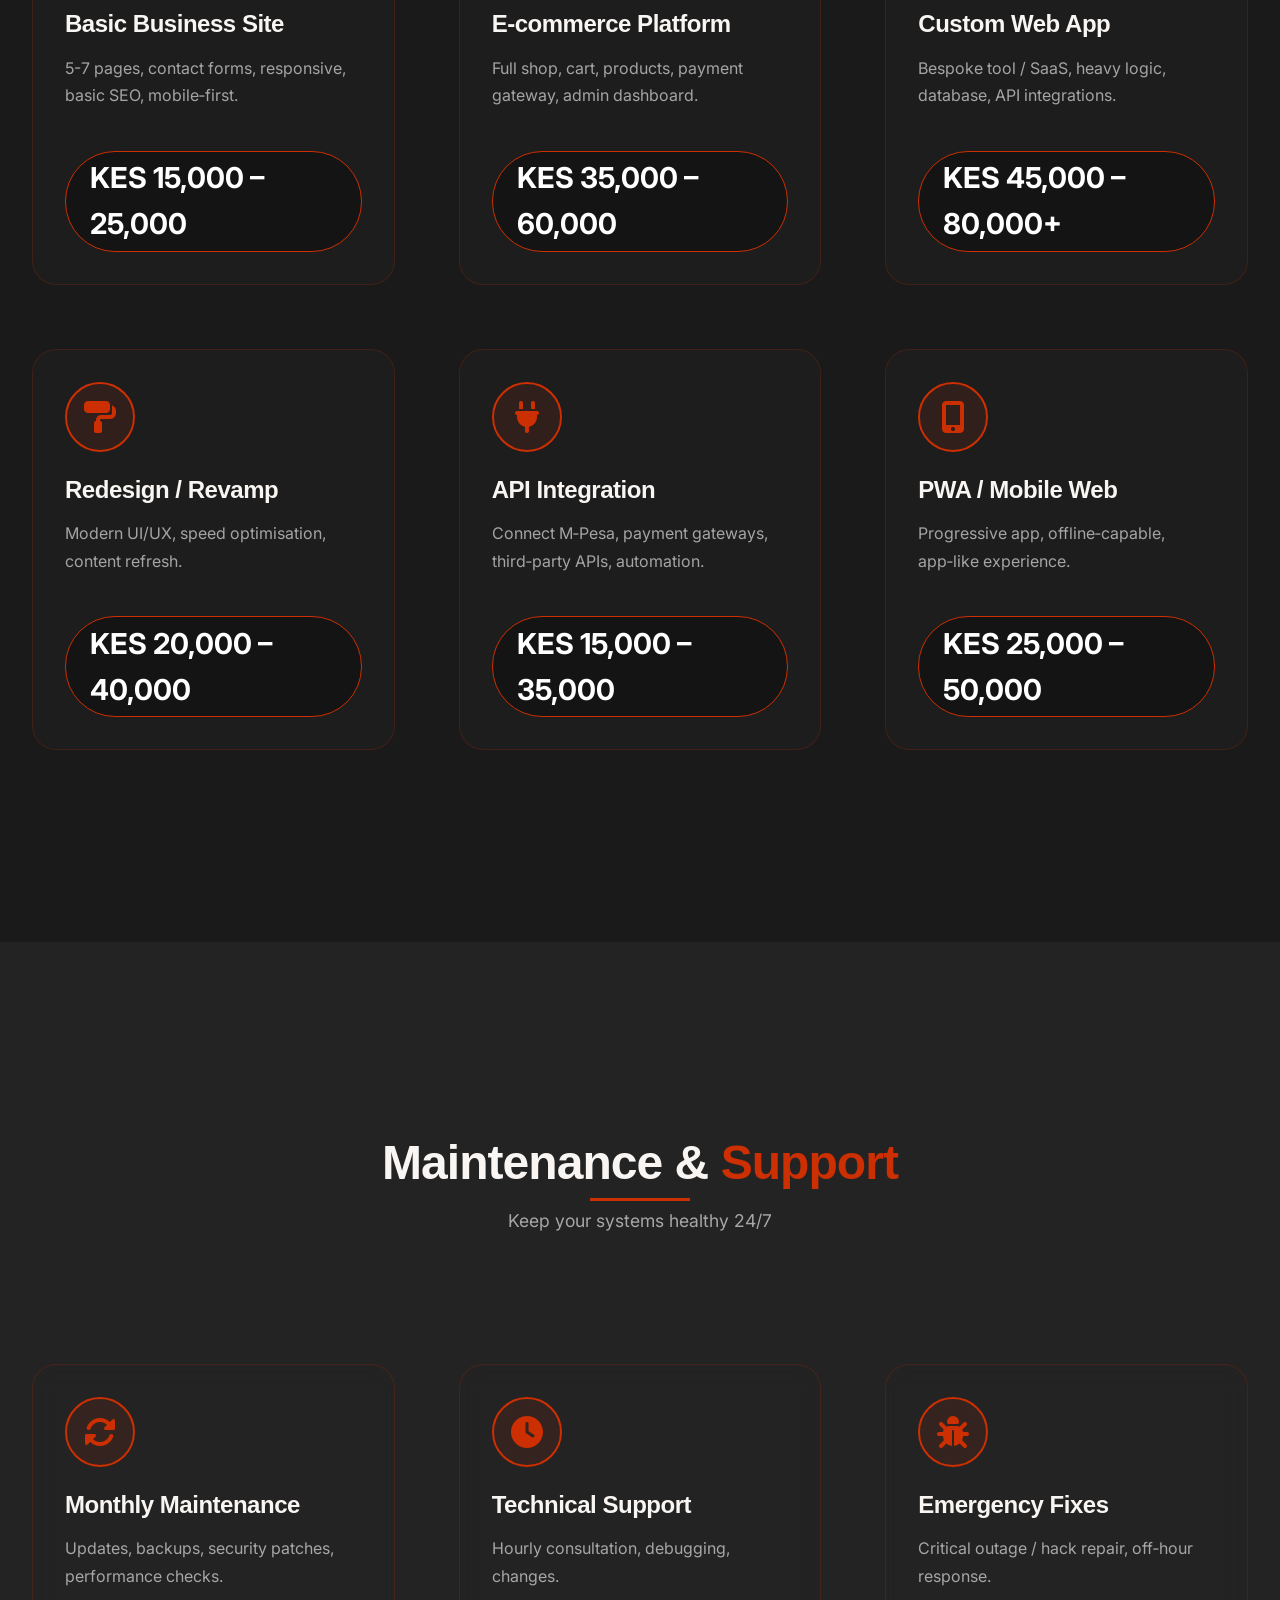
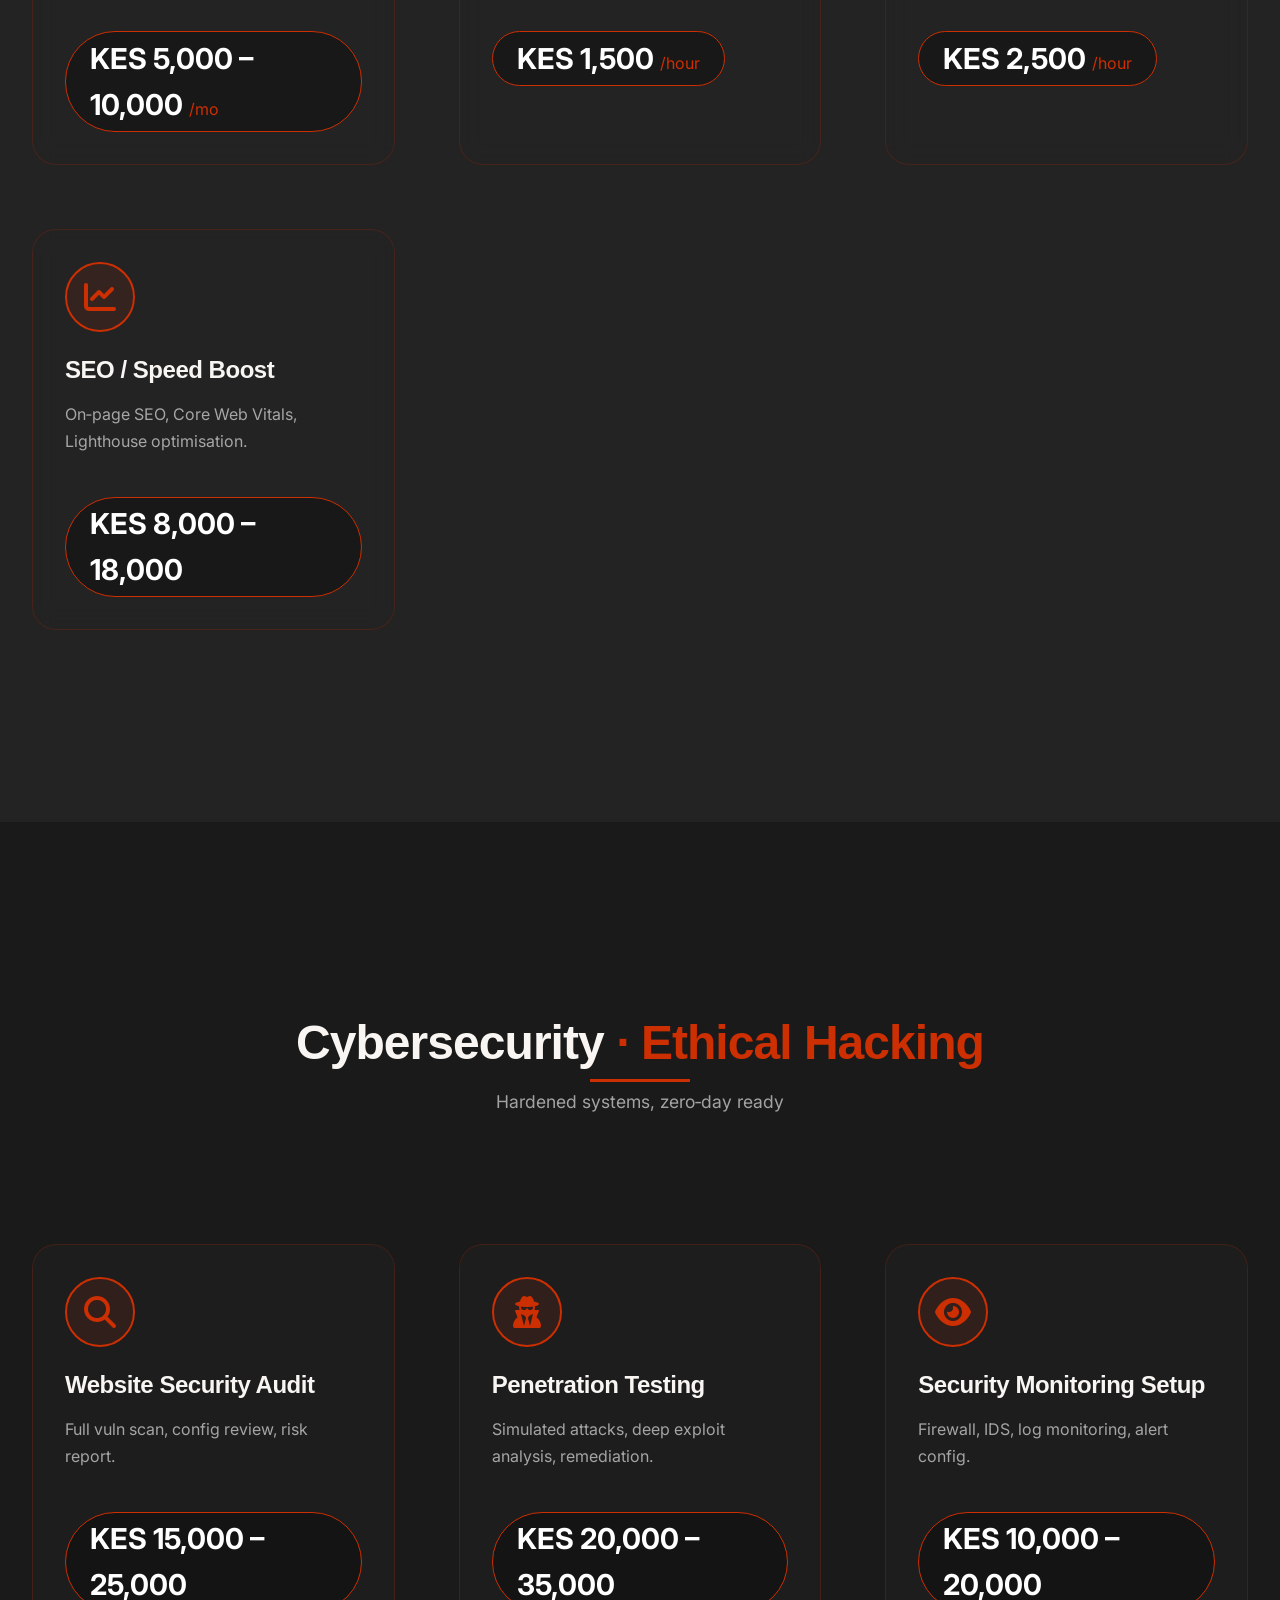
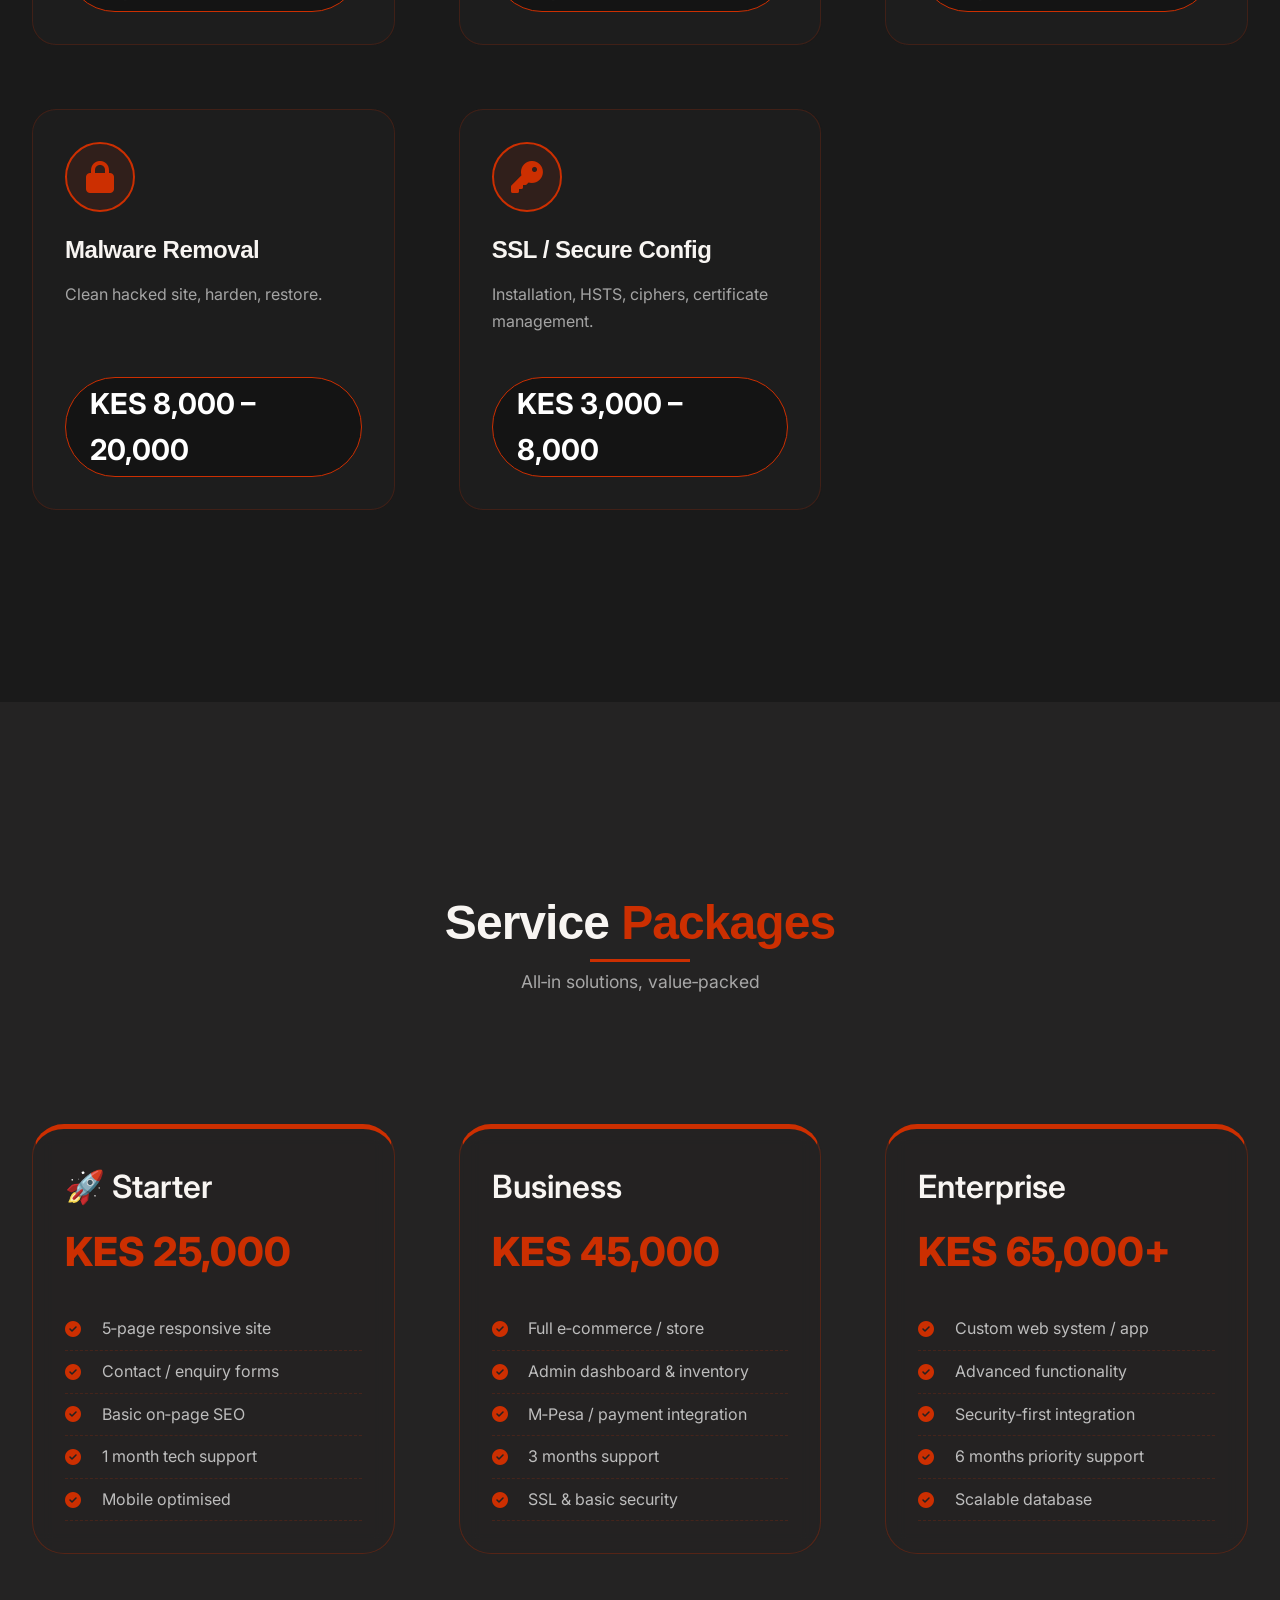
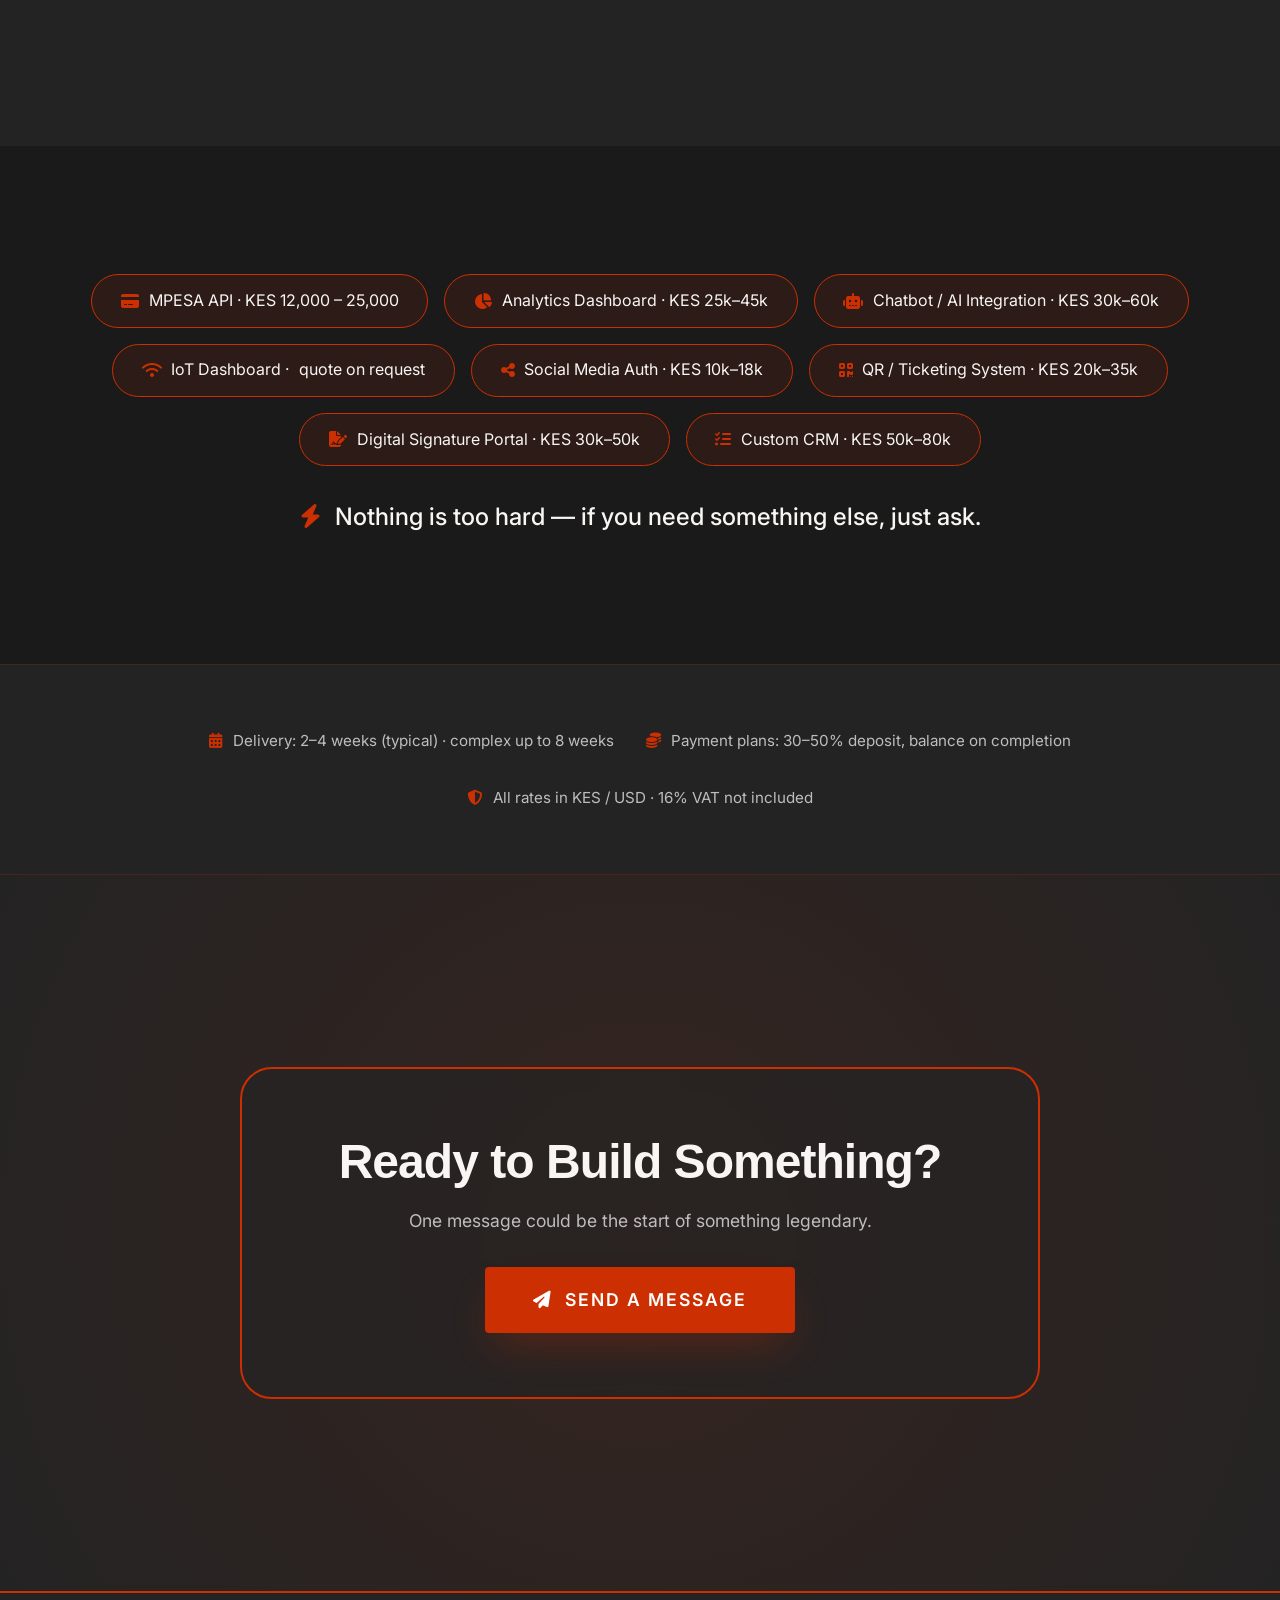
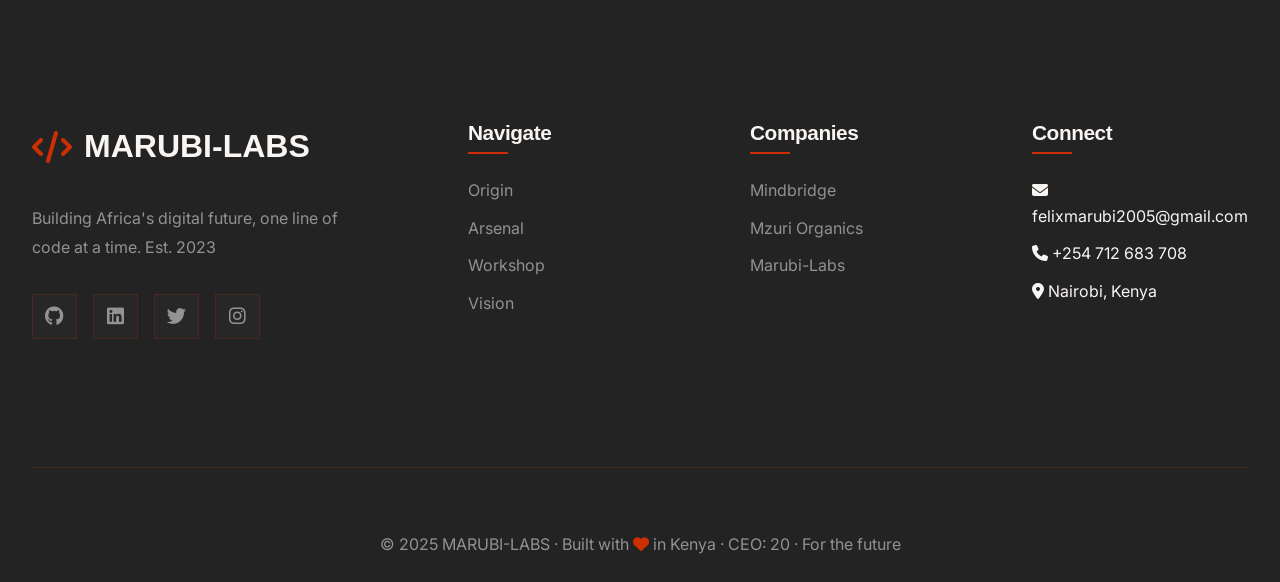
<file: services.html>
<!DOCTYPE html>
<html lang="en">
<head>
    <meta charset="UTF-8">
    <meta name="viewport" content="width=device-width, initial-scale=1.0">
    
    <!-- Primary Meta Tags -->
    <title>Services | Felix Marubi - Full‑Stack & Cybersecurity</title>
    <meta name="title" content="Services | Felix Marubi - Full‑Stack & Cybersecurity">
    <meta name="description" content="Premium full‑stack development & cybersecurity. Kenyan & global rates. Transparent ranges, negotiation friendly. Nothing is too hard.">
    
    <!-- Open Graph / Facebook -->
    <meta property="og:type" content="website">
    <meta property="og:title" content="Services | Felix Marubi - Full‑Stack & Cybersecurity">
    <meta property="og:description" content="Premium full‑stack development & cybersecurity. Kenyan & global rates.">
    
    <!-- Fonts & Icons -->
    <link rel="preconnect" href="https://fonts.googleapis.com">
    <link rel="preconnect" href="https://fonts.gstatic.com" crossorigin>
    <link href="https://fonts.googleapis.com/css2?family=Inter:wght@300;400;500;600;700;800&display=swap" rel="stylesheet">
    <link href="https://fonts.googleapis.com/css2?family=JetBrains+Mono:wght@400;500;600;700&display=swap" rel="stylesheet">
    <link rel="stylesheet" href="https://cdnjs.cloudflare.com/ajax/libs/font-awesome/6.4.0/css/all.min.css">
    
    <!-- CSS -->
    <link rel="stylesheet" href="css/pages/home.css">
    <link rel="stylesheet" href="css/pages/services.css">
    
 
</head>
<body>
    <!-- Navigation (fixed navbar) -->
   <!-- Navigation - Same structure as workshop page -->
<nav class="navbar">
    <div class="nav-container">
        <a href="index.html" class="logo">
            <span class="logo-text">MARUBI-LABS</span>
        </a>
        
        <div class="nav-menu">
            <a href="index.html" class="nav-link"><span>Home</span></a>
            <a href="origin.html" class="nav-link"><span>Origin</span></a>
            <a href="arsenal.html" class="nav-link"><span>Arsenal</span></a>
            <a href="workshop.html" class="nav-link"><span>Workshop</span></a>
            <a href="vision.html" class="nav-link"><span>Vision</span></a>
            <a href="connect.html" class="nav-link"><span>Connect</span></a>
            <a href="resume.html" class="nav-link active"><span>Resume</span></a>
            <a href="services.html" class="nav-link"><span>Pricing</span></a>
            <a href="navigation.html" class="nav-link">Explore</a>
        </div>
        
        <div class="nav-actions">
            <a href="navigation.html" class="menu-toggle" id="menuToggle">
                <i class="fas fa-bars"></i>
            </a>
        </div>
    </div>
    <div class="scroll-progress" id="scrollProgress"></div>
</nav>
    <!-- Page Header -->
    <section class="page-header">
        <div class="container">
            <div class="header-content animate-fade-in">
                <h1 class="page-title">
                    Premium <span class="ember">Services</span>
                </h1>
                <p class="page-subtitle">
                 
                </p>
            </div>
        </div>
        <div class="scroll-indicator">
            <span>Explore</span>
            <i class="fas fa-chevron-down"></i>
        </div>
    </section>

    <!-- Currency Toggle (premium glass) -->
    <section class="currency-toggle-section">
        <div class="container">
            <div class="toggle-container" id="currencyToggle">
                <span class="toggle-label">Display prices in</span>
                <div class="toggle-switch">
                    <span class="toggle-option active" data-currency="KES">KES 🇰🇪</span>
                    <span class="toggle-option" data-currency="USD">USD</span>
                </div>
            </div>
        </div>
    </section>

    <!-- FLAGSHIP: Complete Website + Database (100k KES) -->
    <section class="flagship-section">
        <div class="container">
            <div class="flagship-card animate-on-scroll" data-animate="fade-in">
                <div class="flagship-badge"><i class="fas fa-crown"></i> FLAGSHIP</div>
                <div class="flagship-content">
                    <div class="flagship-icon">
                        <i class="fas fa-database"></i>
                    </div>
                    <div class="flagship-text">
                        <h2>Complete Website <span class="ember">+ Database</span></h2>
                        <p class="flagship-desc">Dynamic, data‑driven web app — custom backend, admin panel, user auth, scalable DB. Your vision, fully realised.</p>
                        <div class="flagship-price">
                            <span class="price-range" data-kes="100,000" data-usd="850">KES 100,000</span>
                            <small>flat</small>
                        </div>
                        <div class="flagship-meta">includes 2 months support · delivery 3‑6 weeks · no hidden costs</div>
                    </div>
                </div>
            </div>
        </div>
    </section>

    <!-- WEB DEVELOPMENT section -->
    <section class="services-section">
        <div class="container">
            <div class="section-header">
                <h2 class="section-title">Web <span class="ember">Development</span></h2>
                <p class="section-subtitle">Custom‑coded, responsive, future‑proof</p>
            </div>

            <div class="services-grid">
                <!-- Basic Business Site -->
                <div class="service-card animate-on-scroll" data-animate="fade-in">
                    <div class="service-icon"><i class="fas fa-building"></i></div>
                    <h3>Basic Business Site</h3>
                    <p class="service-desc">5-7 pages, contact forms, responsive, basic SEO, mobile‑first.</p>
                    <div class="service-price">
                        <span class="price-range" data-kes-min="15000" data-kes-max="25000" data-usd-min="130" data-usd-max="210">KES 15,000 – 25,000</span>
                    </div>
                </div>

                <!-- E‑commerce Platform -->
                <div class="service-card animate-on-scroll" data-animate="fade-in" data-delay="100">
                    <div class="service-icon"><i class="fas fa-store"></i></div>
                    <h3>E‑commerce Platform</h3>
                    <p class="service-desc">Full shop, cart, products, payment gateway, admin dashboard.</p>
                    <div class="service-price">
                        <span class="price-range" data-kes-min="35000" data-kes-max="60000" data-usd-min="295" data-usd-max="500">KES 35,000 – 60,000</span>
                    </div>
                </div>

                <!-- Custom Web App -->
                <div class="service-card animate-on-scroll" data-animate="fade-in" data-delay="200">
                    <div class="service-icon"><i class="fas fa-cubes"></i></div>
                    <h3>Custom Web App</h3>
                    <p class="service-desc">Bespoke tool / SaaS, heavy logic, database, API integrations.</p>
                    <div class="service-price">
                        <span class="price-range" data-kes-min="45000" data-kes-max="80000" data-usd-min="375" data-usd-max="670">KES 45,000 – 80,000+</span>
                    </div>
                </div>

                <!-- Redesign / Revamp -->
                <div class="service-card animate-on-scroll" data-animate="fade-in" data-delay="300">
                    <div class="service-icon"><i class="fas fa-paint-roller"></i></div>
                    <h3>Redesign / Revamp</h3>
                    <p class="service-desc">Modern UI/UX, speed optimisation, content refresh.</p>
                    <div class="service-price">
                        <span class="price-range" data-kes-min="20000" data-kes-max="40000" data-usd-min="170" data-usd-max="335">KES 20,000 – 40,000</span>
                    </div>
                </div>

                <!-- API Integration -->
                <div class="service-card animate-on-scroll" data-animate="fade-in" data-delay="400">
                    <div class="service-icon"><i class="fas fa-plug"></i></div>
                    <h3>API Integration</h3>
                    <p class="service-desc">Connect M‑Pesa, payment gateways, third‑party APIs, automation.</p>
                    <div class="service-price">
                        <span class="price-range" data-kes-min="15000" data-kes-max="35000" data-usd-min="130" data-usd-max="295">KES 15,000 – 35,000</span>
                    </div>
                </div>

                <!-- PWA / mobile web -->
                <div class="service-card animate-on-scroll" data-animate="fade-in" data-delay="500">
                    <div class="service-icon"><i class="fas fa-mobile-alt"></i></div>
                    <h3>PWA / Mobile Web</h3>
                    <p class="service-desc">Progressive app, offline‑capable, app‑like experience.</p>
                    <div class="service-price">
                        <span class="price-range" data-kes-min="25000" data-kes-max="50000" data-usd-min="210" data-usd-max="420">KES 25,000 – 50,000</span>
                    </div>
                </div>
            </div>
        </div>
    </section>

    <!-- MAINTENANCE & SUPPORT section -->
    <section class="services-section alt-bg">
        <div class="container">
            <div class="section-header">
                <h2 class="section-title">Maintenance & <span class="ember">Support</span></h2>
                <p class="section-subtitle">Keep your systems healthy 24/7</p>
            </div>

            <div class="services-grid">
                <!-- Monthly Maintenance -->
                <div class="service-card animate-on-scroll" data-animate="fade-in">
                    <div class="service-icon"><i class="fas fa-sync-alt"></i></div>
                    <h3>Monthly Maintenance</h3>
                    <p class="service-desc">Updates, backups, security patches, performance checks.</p>
                    <div class="service-price">
                        <span class="price-range" data-kes-min="5000" data-kes-max="10000" data-usd-min="42" data-usd-max="85">KES 5,000 – 10,000 <span class="price-period">/mo</span></span>
                    </div>
                </div>

                <!-- Technical Support (hourly) -->
                <div class="service-card animate-on-scroll" data-animate="fade-in" data-delay="100">
                    <div class="service-icon"><i class="fas fa-clock"></i></div>
                    <h3>Technical Support</h3>
                    <p class="service-desc">Hourly consultation, debugging, changes.</p>
                    <div class="service-price">
                        <span class="price-range" data-kes="1500" data-usd="13">KES 1,500 <span class="price-period">/hour</span></span>
                    </div>
                </div>

                <!-- Emergency Fixes -->
                <div class="service-card animate-on-scroll" data-animate="fade-in" data-delay="200">
                    <div class="service-icon"><i class="fas fa-bug"></i></div>
                    <h3>Emergency Fixes</h3>
                    <p class="service-desc">Critical outage / hack repair, off‑hour response.</p>
                    <div class="service-price">
                        <span class="price-range" data-kes="2500" data-usd="21">KES 2,500 <span class="price-period">/hour</span></span>
                    </div>
                </div>

                <!-- SEO / Speed Boost -->
                <div class="service-card animate-on-scroll" data-animate="fade-in" data-delay="300">
                    <div class="service-icon"><i class="fas fa-chart-line"></i></div>
                    <h3>SEO / Speed Boost</h3>
                    <p class="service-desc">On‑page SEO, Core Web Vitals, Lighthouse optimisation.</p>
                    <div class="service-price">
                        <span class="price-range" data-kes-min="8000" data-kes-max="18000" data-usd-min="67" data-usd-max="150">KES 8,000 – 18,000</span>
                    </div>
                </div>
            </div>
        </div>
    </section>

    <!-- CYBERSECURITY section -->
    <section class="services-section">
        <div class="container">
            <div class="section-header">
                <h2 class="section-title">Cybersecurity <span class="ember">· Ethical Hacking</span></h2>
                <p class="section-subtitle">Hardened systems, zero‑day ready</p>
            </div>

            <div class="services-grid">
                <!-- Security Audit -->
                <div class="service-card animate-on-scroll" data-animate="fade-in">
                    <div class="service-icon"><i class="fas fa-search"></i></div>
                    <h3>Website Security Audit</h3>
                    <p class="service-desc">Full vuln scan, config review, risk report.</p>
                    <div class="service-price">
                        <span class="price-range" data-kes-min="15000" data-kes-max="25000" data-usd-min="130" data-usd-max="210">KES 15,000 – 25,000</span>
                    </div>
                </div>

                <!-- Penetration Testing -->
                <div class="service-card animate-on-scroll" data-animate="fade-in" data-delay="100">
                    <div class="service-icon"><i class="fas fa-user-secret"></i></div>
                    <h3>Penetration Testing</h3>
                    <p class="service-desc">Simulated attacks, deep exploit analysis, remediation.</p>
                    <div class="service-price">
                        <span class="price-range" data-kes-min="20000" data-kes-max="35000" data-usd-min="170" data-usd-max="295">KES 20,000 – 35,000</span>
                    </div>
                </div>

                <!-- Security Monitoring -->
                <div class="service-card animate-on-scroll" data-animate="fade-in" data-delay="200">
                    <div class="service-icon"><i class="fas fa-eye"></i></div>
                    <h3>Security Monitoring Setup</h3>
                    <p class="service-desc">Firewall, IDS, log monitoring, alert config.</p>
                    <div class="service-price">
                        <span class="price-range" data-kes-min="10000" data-kes-max="20000" data-usd-min="85" data-usd-max="170">KES 10,000 – 20,000</span>
                    </div>
                </div>

                <!-- Malware Removal -->
                <div class="service-card animate-on-scroll" data-animate="fade-in" data-delay="300">
                    <div class="service-icon"><i class="fas fa-lock"></i></div>
                    <h3>Malware Removal</h3>
                    <p class="service-desc">Clean hacked site, harden, restore.</p>
                    <div class="service-price">
                        <span class="price-range" data-kes-min="8000" data-kes-max="20000" data-usd-min="67" data-usd-max="170">KES 8,000 – 20,000</span>
                    </div>
                </div>

                <!-- SSL / Secure Config -->
                <div class="service-card animate-on-scroll" data-animate="fade-in" data-delay="400">
                    <div class="service-icon"><i class="fas fa-key"></i></div>
                    <h3>SSL / Secure Config</h3>
                    <p class="service-desc">Installation, HSTS, ciphers, certificate management.</p>
                    <div class="service-price">
                        <span class="price-range" data-kes-min="3000" data-kes-max="8000" data-usd-min="25" data-usd-max="67">KES 3,000 – 8,000</span>
                    </div>
                </div>
            </div>
        </div>
    </section>

    <!-- SERVICE PACKAGES (starter / business / enterprise) -->
    <section class="packages-section">
        <div class="container">
            <div class="section-header">
                <h2 class="section-title">Service <span class="ember">Packages</span></h2>
                <p class="section-subtitle">All‑in solutions, value‑packed</p>
            </div>

            <div class="packages-grid">
                <!-- Starter Package -->
                <div class="package-card animate-on-scroll" data-animate="fade-in">
                    <div class="package-name">🚀 Starter</div>
                    <div class="package-price">
                        <span class="price-range" data-kes="25000" data-usd="210">KES 25,000</span>
                    </div>
                    <ul class="package-features">
                        <li><i class="fas fa-check-circle"></i> 5‑page responsive site</li>
                        <li><i class="fas fa-check-circle"></i> Contact / enquiry forms</li>
                        <li><i class="fas fa-check-circle"></i> Basic on‑page SEO</li>
                        <li><i class="fas fa-check-circle"></i> 1 month tech support</li>
                        <li><i class="fas fa-check-circle"></i> Mobile optimised</li>
                    </ul>
                </div>

                <!-- Business Package -->
                <div class="package-card animate-on-scroll" data-animate="fade-in" data-delay="150">
                    <div class="package-name">Business</div>
                    <div class="package-price">
                        <span class="price-range" data-kes="45000" data-usd="375">KES 45,000</span>
                    </div>
                    <ul class="package-features">
                        <li><i class="fas fa-check-circle"></i> Full e‑commerce / store</li>
                        <li><i class="fas fa-check-circle"></i> Admin dashboard & inventory</li>
                        <li><i class="fas fa-check-circle"></i> M‑Pesa / payment integration</li>
                        <li><i class="fas fa-check-circle"></i> 3 months support</li>
                        <li><i class="fas fa-check-circle"></i> SSL & basic security</li>
                    </ul>
                </div>

                <!-- Enterprise Package -->
                <div class="package-card animate-on-scroll" data-animate="fade-in" data-delay="300">
                    <div class="package-name"> Enterprise</div>
                    <div class="package-price">
                        <span class="price-range" data-kes="65000" data-usd="540">KES 65,000+</span>
                    </div>
                    <ul class="package-features">
                        <li><i class="fas fa-check-circle"></i> Custom web system / app</li>
                        <li><i class="fas fa-check-circle"></i> Advanced functionality</li>
                        <li><i class="fas fa-check-circle"></i> Security‑first integration</li>
                        <li><i class="fas fa-check-circle"></i> 6 months priority support</li>
                        <li><i class="fas fa-check-circle"></i> Scalable database</li>
                    </ul>
                </div>
            </div>
        </div>
    </section>

    <!-- EXTRA / NICHE SERVICES (nothing is too hard) -->
    <section class="extra-section">
        <div class="container">
            <div class="extra-grid">
                <div class="extra-item"><i class="fas fa-credit-card"></i> <span class="price-range" data-kes-min="12000" data-kes-max="25000" data-usd-min="100" data-usd-max="210">MPESA API · KES 12,000 – 25,000</span></div>
                <div class="extra-item"><i class="fas fa-chart-pie"></i> <span class="price-range" data-kes-min="25000" data-kes-max="45000" data-usd-min="210" data-usd-max="375">Analytics Dashboard · KES 25k–45k</span></div>
                <div class="extra-item"><i class="fas fa-robot"></i> <span class="price-range" data-kes-min="30000" data-kes-max="60000" data-usd-min="250" data-usd-max="500">Chatbot / AI Integration · KES 30k–60k</span></div>
                <div class="extra-item"><i class="fas fa-wifi"></i> IoT Dashboard · <span class="price-range" data-kes="quote" data-usd="quote">quote on request</span></div>
                <div class="extra-item"><i class="fas fa-share-alt"></i> <span class="price-range" data-kes-min="10000" data-kes-max="18000" data-usd-min="85" data-usd-max="150">Social Media Auth · KES 10k–18k</span></div>
                <div class="extra-item"><i class="fas fa-qrcode"></i> <span class="price-range" data-kes-min="20000" data-kes-max="35000" data-usd-min="170" data-usd-max="295">QR / Ticketing System · KES 20k–35k</span></div>
                <div class="extra-item"><i class="fas fa-file-signature"></i> <span class="price-range" data-kes-min="30000" data-kes-max="50000" data-usd-min="250" data-usd-max="420">Digital Signature Portal · KES 30k–50k</span></div>
                <div class="extra-item"><i class="fas fa-tasks"></i> <span class="price-range" data-kes-min="50000" data-kes-max="80000" data-usd-min="420" data-usd-max="670">Custom CRM · KES 50k–80k</span></div>
            </div>
            <p class="extra-motto"><i class="fas fa-bolt"></i> Nothing is too hard — if you need something else, just ask.</p>
        </div>
    </section>

    <!-- INFO BAR (delivery & payment) -->
    <section class="info-bar">
        <div class="container">
            <div class="info-bar-content">
                <span><i class="fas fa-calendar-alt"></i> Delivery: 2–4 weeks (typical) · complex up to 8 weeks</span>
                <span><i class="fas fa-coins"></i> Payment plans: 30–50% deposit, balance on completion</span>
                <span><i class="fas fa-shield-alt"></i> All rates in KES / USD · 16% VAT not included</span>
            </div>
        </div>
    </section>

    <!-- CTA Section -->
    <section class="cta-section">
        <div class="container">
            <div class="cta-card">
                <h2>Ready to Build Something?</h2>
                <p>One message could be the start of something legendary.</p>
                <a href="connect.html" class="btn btn-primary btn-large">
                    <i class="fas fa-paper-plane"></i>
                    Send a Message
                </a>
            </div>
        </div>
    </section>

    <!-- Footer -->
    <footer class="footer">
        <div class="container">
            <div class="footer-grid">
                <div class="footer-col">
                    <a href="index.html" class="footer-logo">
                        <i class="fas fa-code"></i>
                        <span>MARUBI-LABS</span>
                    </a>
                    <p>Building Africa's digital future, one line of code at a time. Est. 2023</p>
                    <div class="social-links">
                        <a href="https://github.com/Marubi23" target="_blank" class="social-link"><i class="fab fa-github"></i></a>
                        <a href="https://linkedin.com/in/felixmarubi" target="_blank" class="social-link"><i class="fab fa-linkedin"></i></a>
                        <a href="https://twitter.com/felixmarubi" target="_blank" class="social-link"><i class="fab fa-twitter"></i></a>
                        <a href="https://www.instagram.com/marubi___/" target="_blank" class="social-link"><i class="fab fa-instagram"></i></a>
                    </div>
                </div>
                
                <div class="footer-col">
                    <h3>Navigate</h3>
                    <ul>
                        <li><a href="origin.html">Origin</a></li>
                        <li><a href="arsenal.html">Arsenal</a></li>
                        <li><a href="workshop.html">Workshop</a></li>
                        <li><a href="vision.html">Vision</a></li>
                    </ul>
                </div>
                
                <div class="footer-col">
                    <h3>Companies</h3>
                    <ul>
                        <li><a href="https://mind-bridge.co.ke" target="_blank">Mindbridge</a></li>
                        <li><a href="https://mzuri-organics.co.ke" target="_blank">Mzuri Organics</a></li>
                        <li><a href="#">Marubi-Labs</a></li>
                    </ul>
                </div>
                
                <div class="footer-col">
                    <h3>Connect</h3>
                    <ul>
                        <li><i class="fas fa-envelope"></i> felixmarubi2005@gmail.com</li>
                        <li><i class="fas fa-phone"></i> +254 712 683 708</li>
                        <li><i class="fas fa-map-marker-alt"></i> Nairobi, Kenya</li>
                    </ul>
                </div>
            </div>
            
            <div class="footer-bottom">
                <p>© 2025 MARUBI-LABS · Built with <i class="fas fa-heart" style="color: #cc2f01;"></i> in Kenya · CEO: 20 · For the future</p>
            </div>
        </div>
    </footer>

    <!-- Back to Top -->
    <button class="back-to-top" id="backToTop">
        <i class="fas fa-chevron-up"></i>
    </button>

    <!-- JavaScript -->
    <script>
        // Mobile menu toggle
        document.addEventListener('DOMContentLoaded', function() {
            const menuToggle = document.getElementById('menuToggle');
            const navMenu = document.getElementById('navMenu');
            
            if (menuToggle && navMenu) {
                menuToggle.addEventListener('click', function(e) {
                    e.preventDefault();
                    navMenu.classList.toggle('active');
                });
            }
            
            // Close menu when clicking a link
            const navLinks = document.querySelectorAll('.nav-link');
            navLinks.forEach(link => {
                link.addEventListener('click', function() {
                    navMenu.classList.remove('active');
                });
            });
            
            // Currency Toggle Logic
            const toggleOptions = document.querySelectorAll('.toggle-option');
            const priceElements = document.querySelectorAll('.price-range');
            
            const USD_TO_KES = 120;
            
            function updatePrices(currency) {
                priceElements.forEach(el => {
                    if (el.dataset.kes && !el.dataset.kesMin) {
                        el.innerHTML = currency === 'KES' ? `KES ${el.dataset.kes}` : `$${el.dataset.usd}`;
                    }
                    else if (el.dataset.kesMin && el.dataset.kesMax) {
                        const kesMin = parseInt(el.dataset.kesMin);
                        const kesMax = parseInt(el.dataset.kesMax);
                        if (currency === 'KES') {
                            el.innerHTML = `KES ${kesMin.toLocaleString()} – ${kesMax.toLocaleString()}`;
                        } else {
                            const usdMin = Math.round(kesMin / USD_TO_KES);
                            const usdMax = Math.round(kesMax / USD_TO_KES);
                            el.innerHTML = `$${usdMin} – $${usdMax}`;
                        }
                    }
                });
            }
            
            toggleOptions.forEach(opt => {
                opt.addEventListener('click', function() {
                    toggleOptions.forEach(o => o.classList.remove('active'));
                    this.classList.add('active');
                    updatePrices(this.dataset.currency);
                });
            });
            
            // Back to top
            const backToTop = document.getElementById('backToTop');
            window.addEventListener('scroll', () => {
                backToTop.classList.toggle('visible', window.scrollY > 400);
            });
            -
            backToTop.addEventListener('click', () => {
                window.scrollTo({ top: 0, behavior: 'smooth' });
            });
            
            // Scroll animations
            const animatedElements = document.querySelectorAll('.animate-on-scroll');
            const observer = new IntersectionObserver((entries) => {
                entries.forEach(entry => {
                    if (entry.isIntersecting) {
                        entry.target.classList.add('animated');
                    }
                });
            }, { threshold: 0.1 });
            
            animatedElements.forEach(el => observer.observe(el));
        });
    </script>
    <!-- Additional JavaScript for navbar hide/show -->
<script>
    // ===== NAVBAR HIDE ON SCROLL DOWN, SHOW ON SCROLL UP =====
    // Same behavior as workshop page
    (function() {
        const navbar = document.querySelector('.navbar');
        let lastScroll = 0;
        const scrollThreshold = 50;
        
        if (!navbar) return;
        
        window.addEventListener('scroll', function() {
            const currentScroll = window.pageYOffset;
            
            // Add scrolled class for background
            if (currentScroll > scrollThreshold) {
                navbar.classList.add('scrolled');
            } else {
                navbar.classList.remove('scrolled');
                navbar.classList.remove('hide'); // Ensure navbar is visible at top
            }
            
            // Hide/show navbar based on scroll direction
            if (currentScroll > lastScroll && currentScroll > scrollThreshold) {
                // Scrolling DOWN - hide navbar
                navbar.classList.add('hide');
            } else if (currentScroll < lastScroll) {
                // Scrolling UP - show navbar
                navbar.classList.remove('hide');
            }
            
            lastScroll = currentScroll;
        });
        
        // Show navbar when mouse moves near top of screen (optional but nice)
        let mouseTimeout;
        window.addEventListener('mousemove', function(e) {
            if (e.clientY < 100) {
                clearTimeout(mouseTimeout);
                navbar.classList.remove('hide');
                mouseTimeout = setTimeout(function() {
                    if (window.pageYOffset > scrollThreshold) {
                        navbar.classList.add('hide');
                    }
                }, 1500);
            }
        });
    })();
</script>
</body>
</html>
</file>
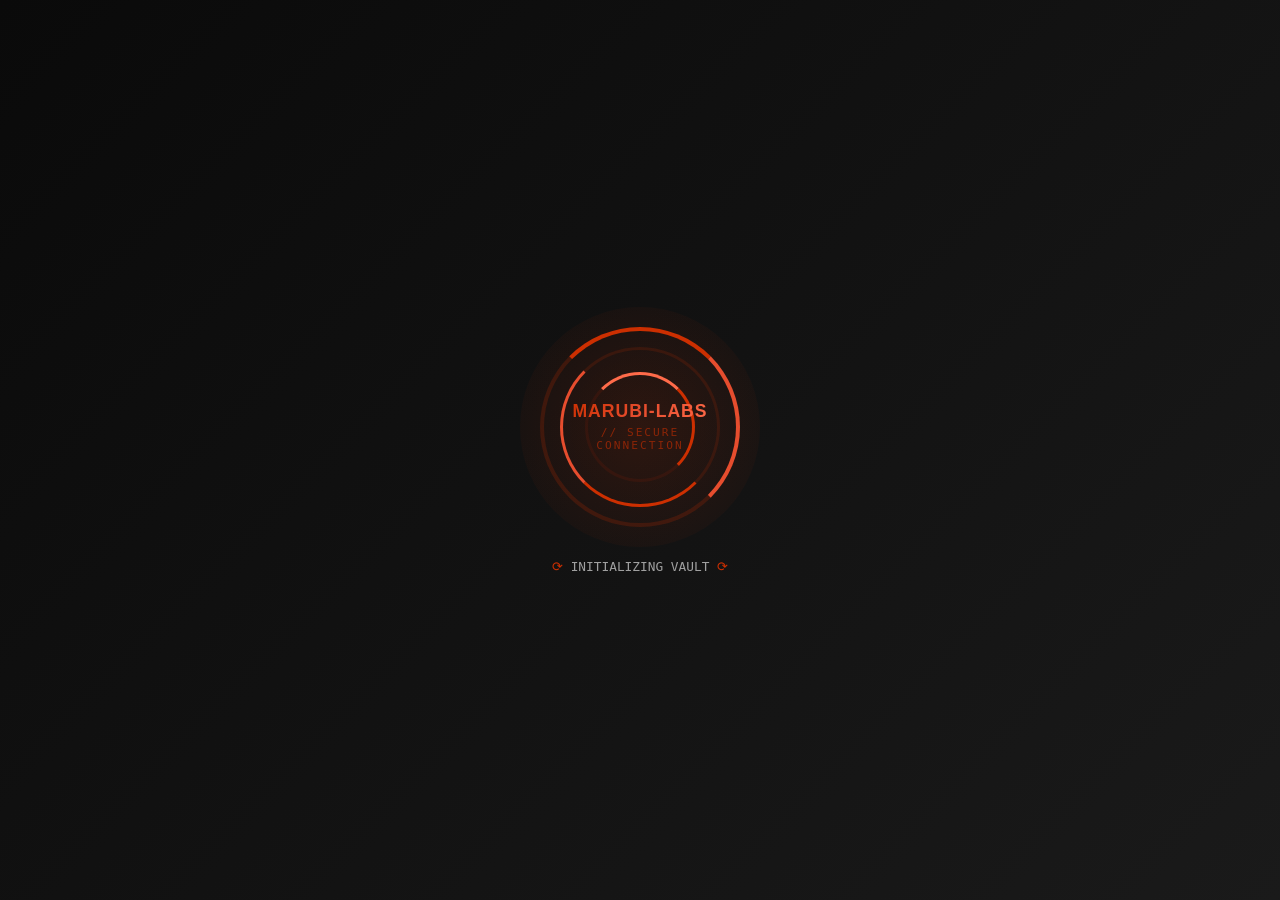
<file: spinner.html>
<!-- spinner.html - The Vault Wheel Spinner -->
<!DOCTYPE html>
<html lang="en">
<head>
    <meta charset="UTF-8">
    <meta name="viewport" content="width=device-width, initial-scale=1.0">
    <title>Marubi-Labs Vault Spinner</title>
    <style>
        * {
            margin: 0;
            padding: 0;
            box-sizing: border-box;
        }

        body {
            min-height: 100vh;
            background: linear-gradient(135deg, #0a0a0a, #1a1a1a);
            display: flex;
            align-items: center;
            justify-content: center;
            font-family: 'Inter', sans-serif;
        }

        /* VAULT WHEEL SPINNER */
        .vault-spinner {
            position: relative;
            width: 200px;
            height: 200px;
            display: flex;
            align-items: center;
            justify-content: center;
        }

        @media (max-width: 768px) {
            .vault-spinner {
                width: 150px;
                height: 150px;
            }
        }

        /* Outer spinning ring */
        .spinner-ring {
            position: absolute;
            width: 100%;
            height: 100%;
            border-radius: 50%;
            border: 4px solid rgba(204, 47, 1, 0.2);
            border-top: 4px solid #cc2f01;
            border-right: 4px solid #e64d2e;
            animation: spinRing 1.5s cubic-bezier(0.4, 0, 0.2, 1) infinite;
        }

        /* Middle spinning ring (reverse direction) */
        .spinner-ring-middle {
            position: absolute;
            width: 80%;
            height: 80%;
            border-radius: 50%;
            border: 3px solid rgba(204, 47, 1, 0.15);
            border-bottom: 3px solid #cc2f01;
            border-left: 3px solid #e64d2e;
            animation: spinRingReverse 2s cubic-bezier(0.4, 0, 0.2, 1) infinite;
        }

        /* Inner spinning ring */
        .spinner-ring-inner {
            position: absolute;
            width: 55%;
            height: 55%;
            border-radius: 50%;
            border: 3px solid rgba(204, 47, 1, 0.1);
            border-top: 3px solid #ff6b4a;
            border-right: 3px solid #cc2f01;
            animation: spinRing 1.2s ease-in-out infinite;
        }

        /* Center content - MARUBI-LABS text */
        .spinner-center {
            position: relative;
            z-index: 10;
            text-align: center;
            width: 70%;
        }

        .spinner-logo {
            font-size: clamp(0.9rem, 4vw, 1.1rem);
            font-weight: 800;
            font-family: 'Clash Display', sans-serif;
            background: linear-gradient(135deg, #cc2f01, #e64d2e, #ff6b4a);
            -webkit-background-clip: text;
            -webkit-text-fill-color: transparent;
            letter-spacing: 1px;
            animation: flicker 0.1s ease infinite;
            text-transform: uppercase;
        }

        .spinner-sub {
            font-size: clamp(0.6rem, 3vw, 0.7rem);
            color: rgba(204, 47, 1, 0.6);
            font-family: 'JetBrains Mono', monospace;
            margin-top: 0.3rem;
            letter-spacing: 2px;
        }

        /* Flicker animation for the text */
        @keyframes flicker {
            0% { opacity: 1; text-shadow: 0 0 5px rgba(204, 47, 1, 0.5); }
            25% { opacity: 0.7; text-shadow: 0 0 15px rgba(204, 47, 1, 0.8); }
            50% { opacity: 1; text-shadow: 0 0 5px rgba(204, 47, 1, 0.5); }
            75% { opacity: 0.8; text-shadow: 0 0 10px rgba(204, 47, 1, 0.6); }
            100% { opacity: 1; text-shadow: 0 0 5px rgba(204, 47, 1, 0.5); }
        }

        /* Ring spinning animations */
        @keyframes spinRing {
            0% { transform: rotate(0deg); }
            100% { transform: rotate(360deg); }
        }

        @keyframes spinRingReverse {
            0% { transform: rotate(360deg); }
            100% { transform: rotate(0deg); }
        }

        /* Glow effect behind spinner */
        .spinner-glow {
            position: absolute;
            width: 120%;
            height: 120%;
            background: radial-gradient(circle, rgba(204, 47, 1, 0.15), transparent);
            border-radius: 50%;
            animation: glowPulse 2s ease infinite;
        }

        @keyframes glowPulse {
            0% { opacity: 0.3; transform: scale(0.8); }
            50% { opacity: 0.8; transform: scale(1); }
            100% { opacity: 0.3; transform: scale(0.8); }
        }

        /* Loading text below */
        .loading-text {
            margin-top: 2rem;
            text-align: center;
            font-family: 'JetBrains Mono', monospace;
            color: rgba(255, 255, 255, 0.6);
            font-size: 0.8rem;
        }

        .loading-text span {
            color: #cc2f01;
            animation: blinkText 1s infinite;
        }

        @keyframes blinkText {
            0%, 100% { opacity: 1; }
            50% { opacity: 0.3; }
        }
    </style>
</head>
<body>
    <div>
        <div class="vault-spinner">
            <div class="spinner-glow"></div>
            <div class="spinner-ring"></div>
            <div class="spinner-ring-middle"></div>
            <div class="spinner-ring-inner"></div>
            <div class="spinner-center">
                <div class="spinner-logo">MARUBI-LABS</div>
                <div class="spinner-sub">// SECURE CONNECTION</div>
            </div>
        </div>
        <div class="loading-text">
            <span>⟳</span> INITIALIZING VAULT <span>⟳</span>
        </div>
    </div>
</body>
</html>
</file>
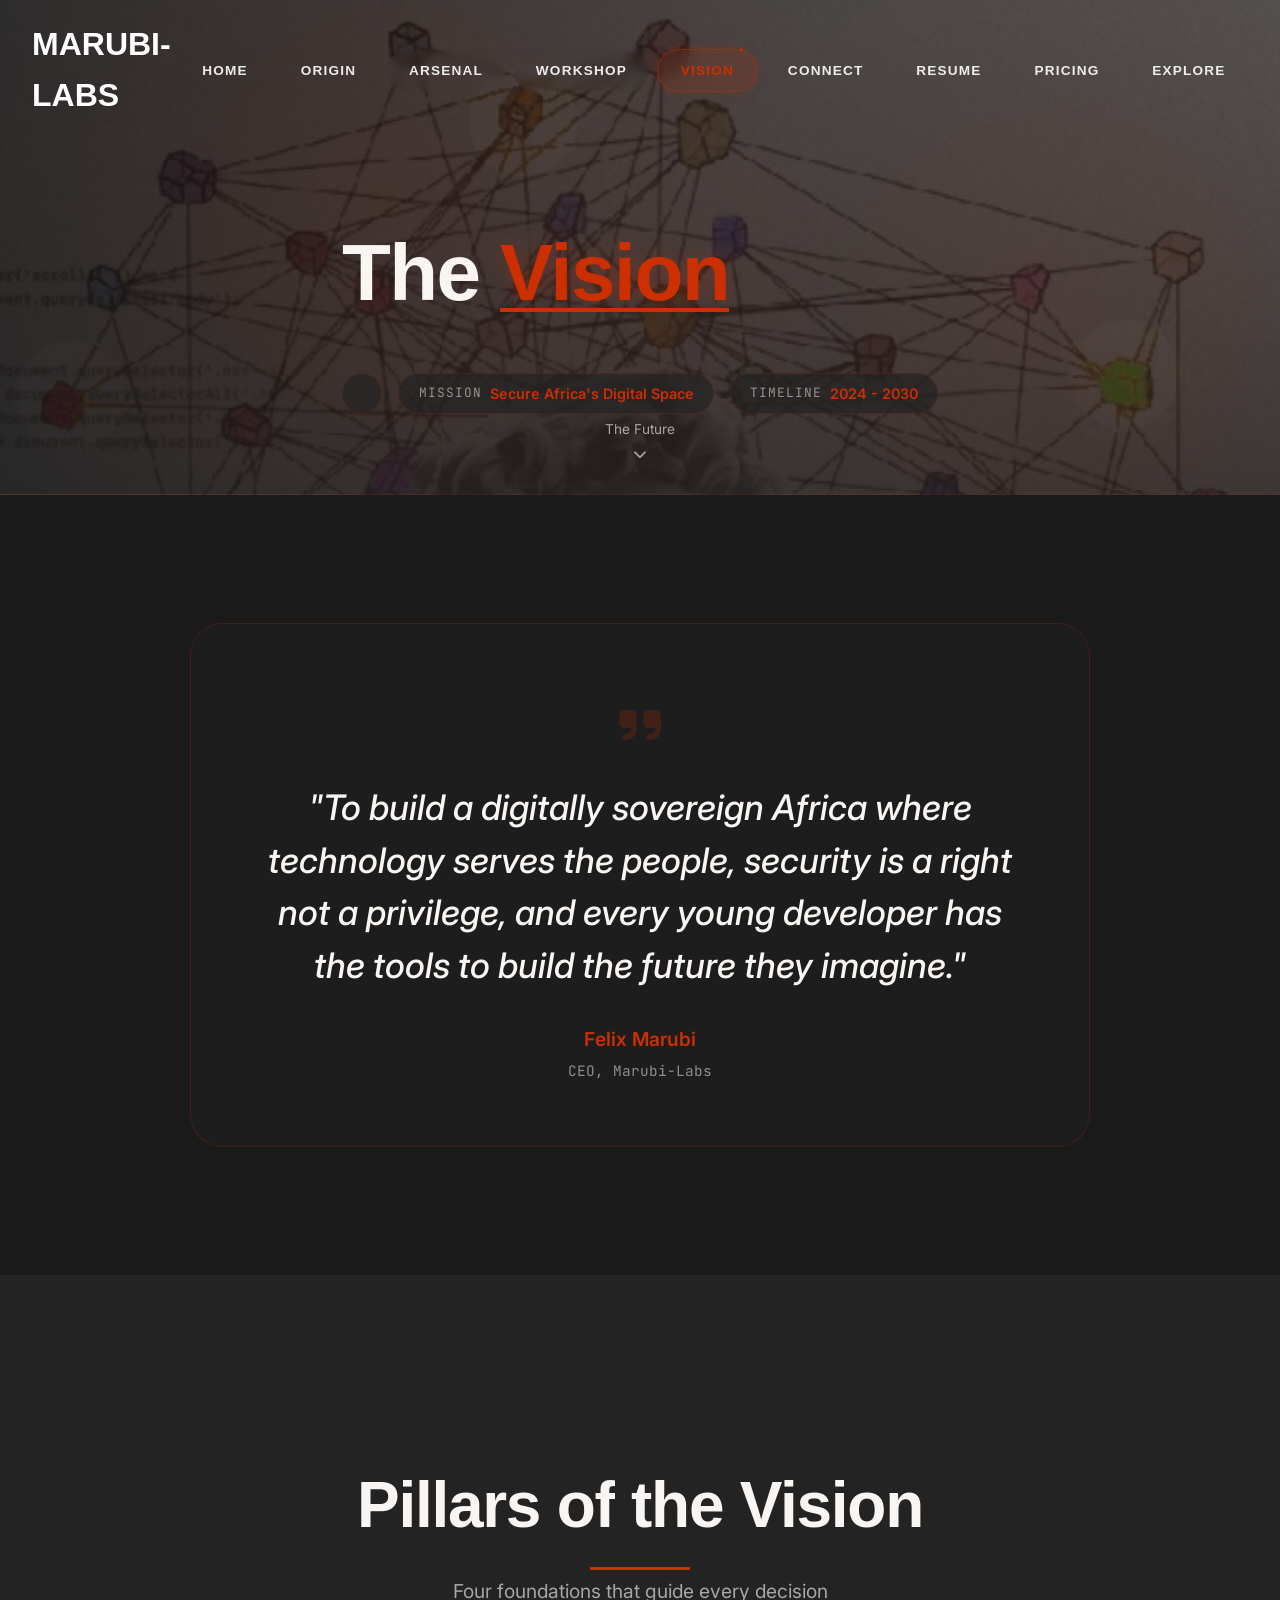
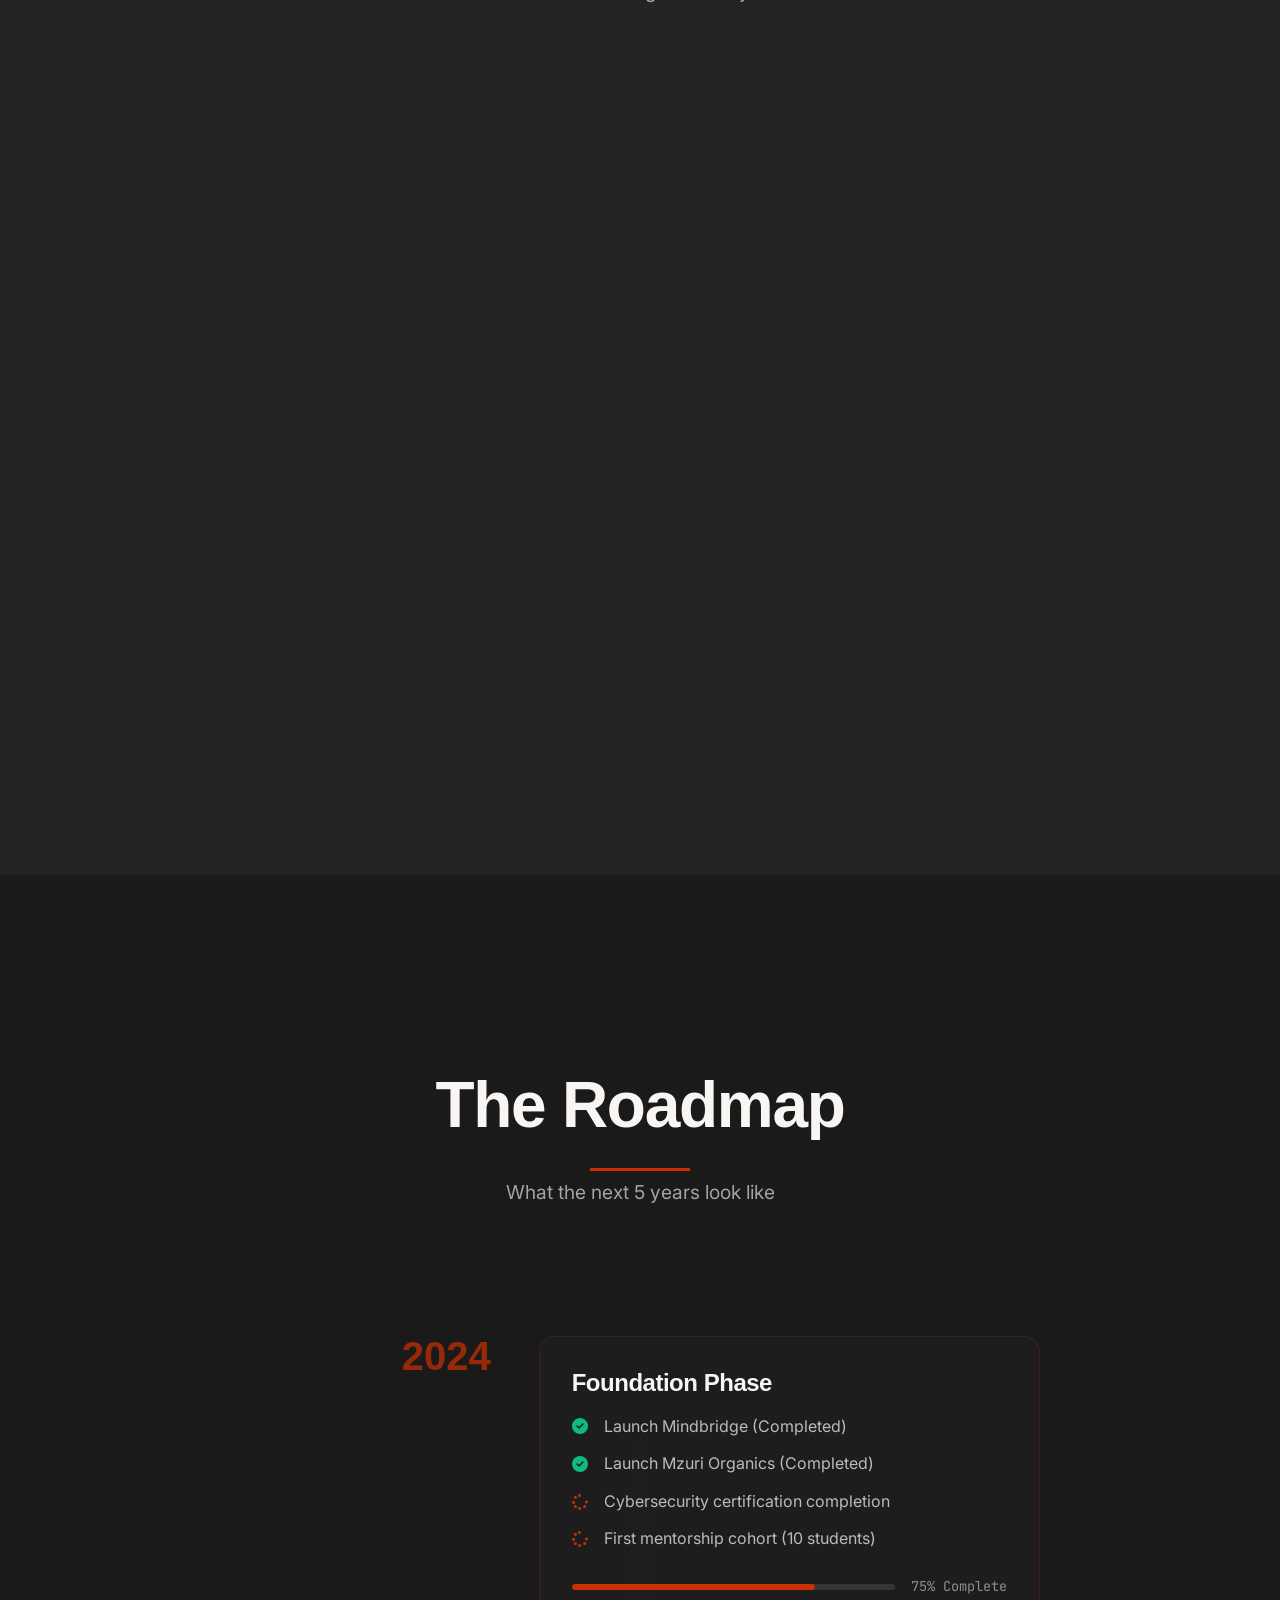
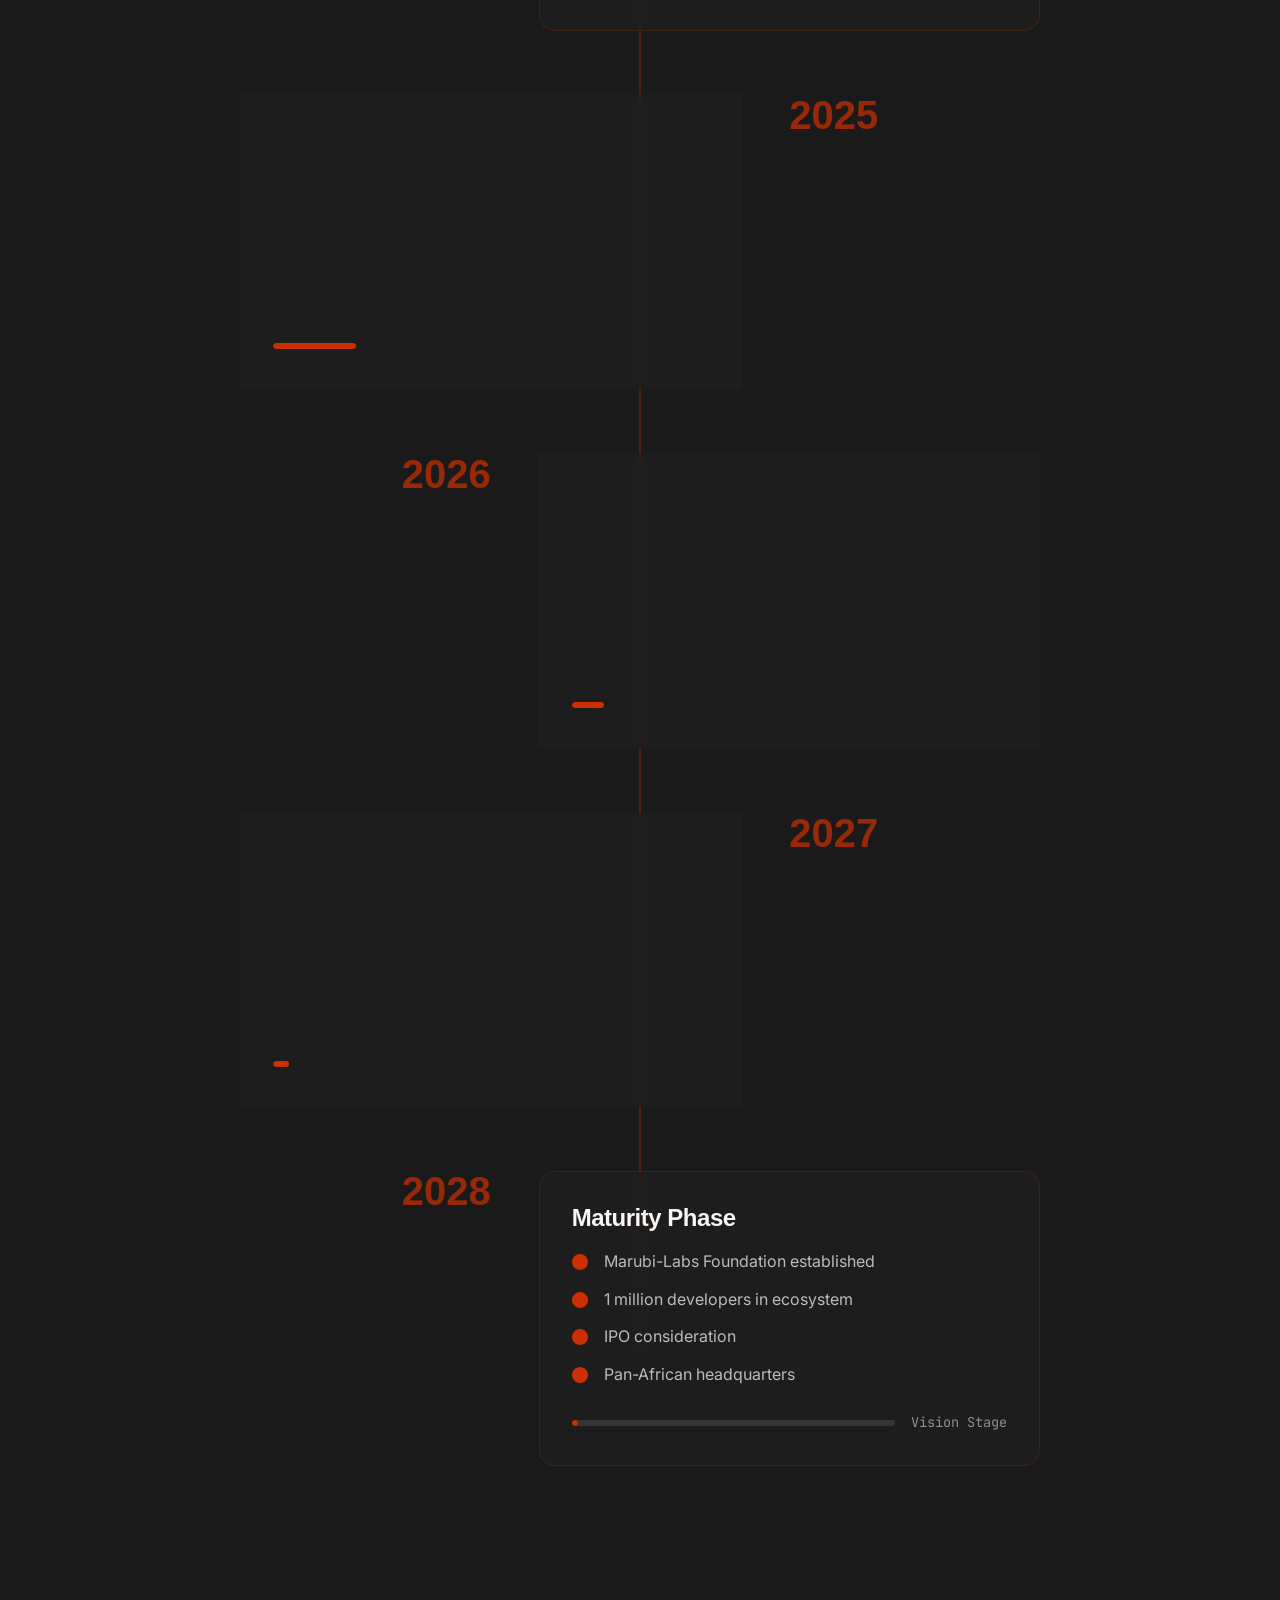
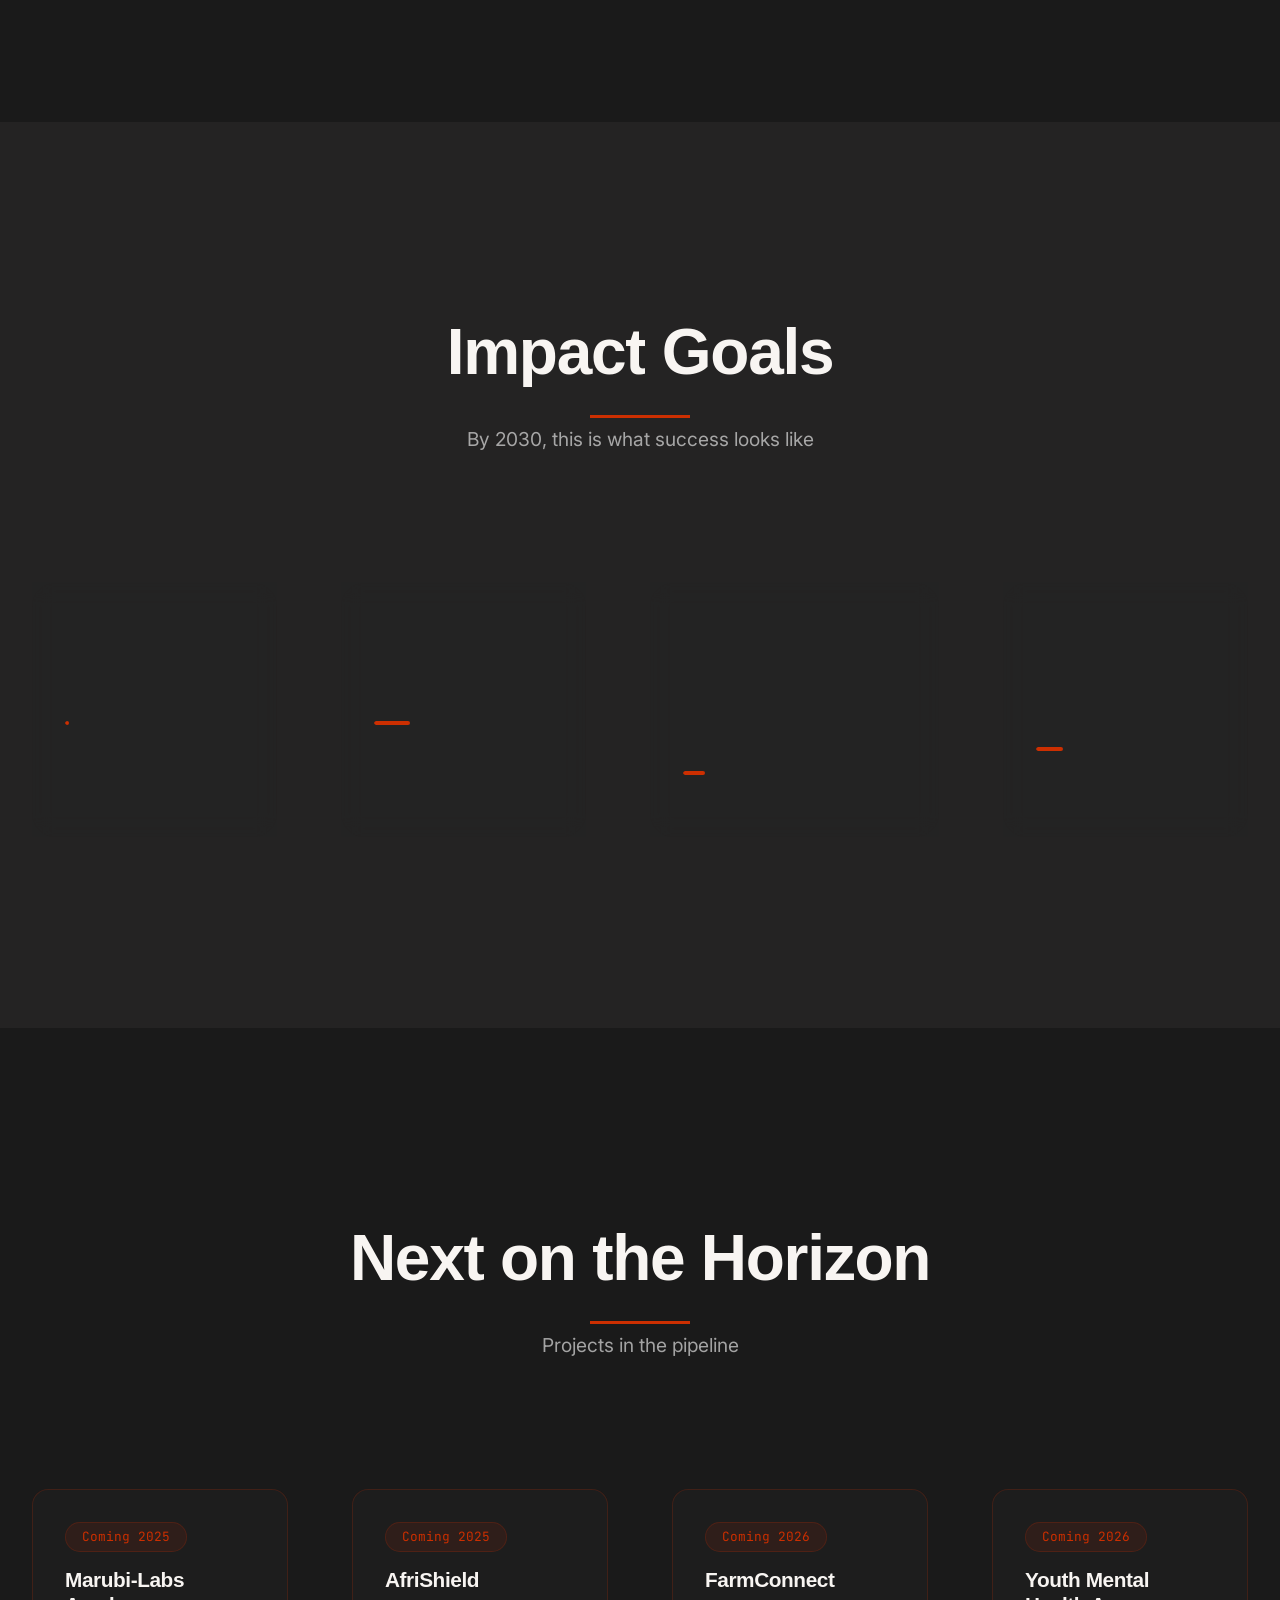
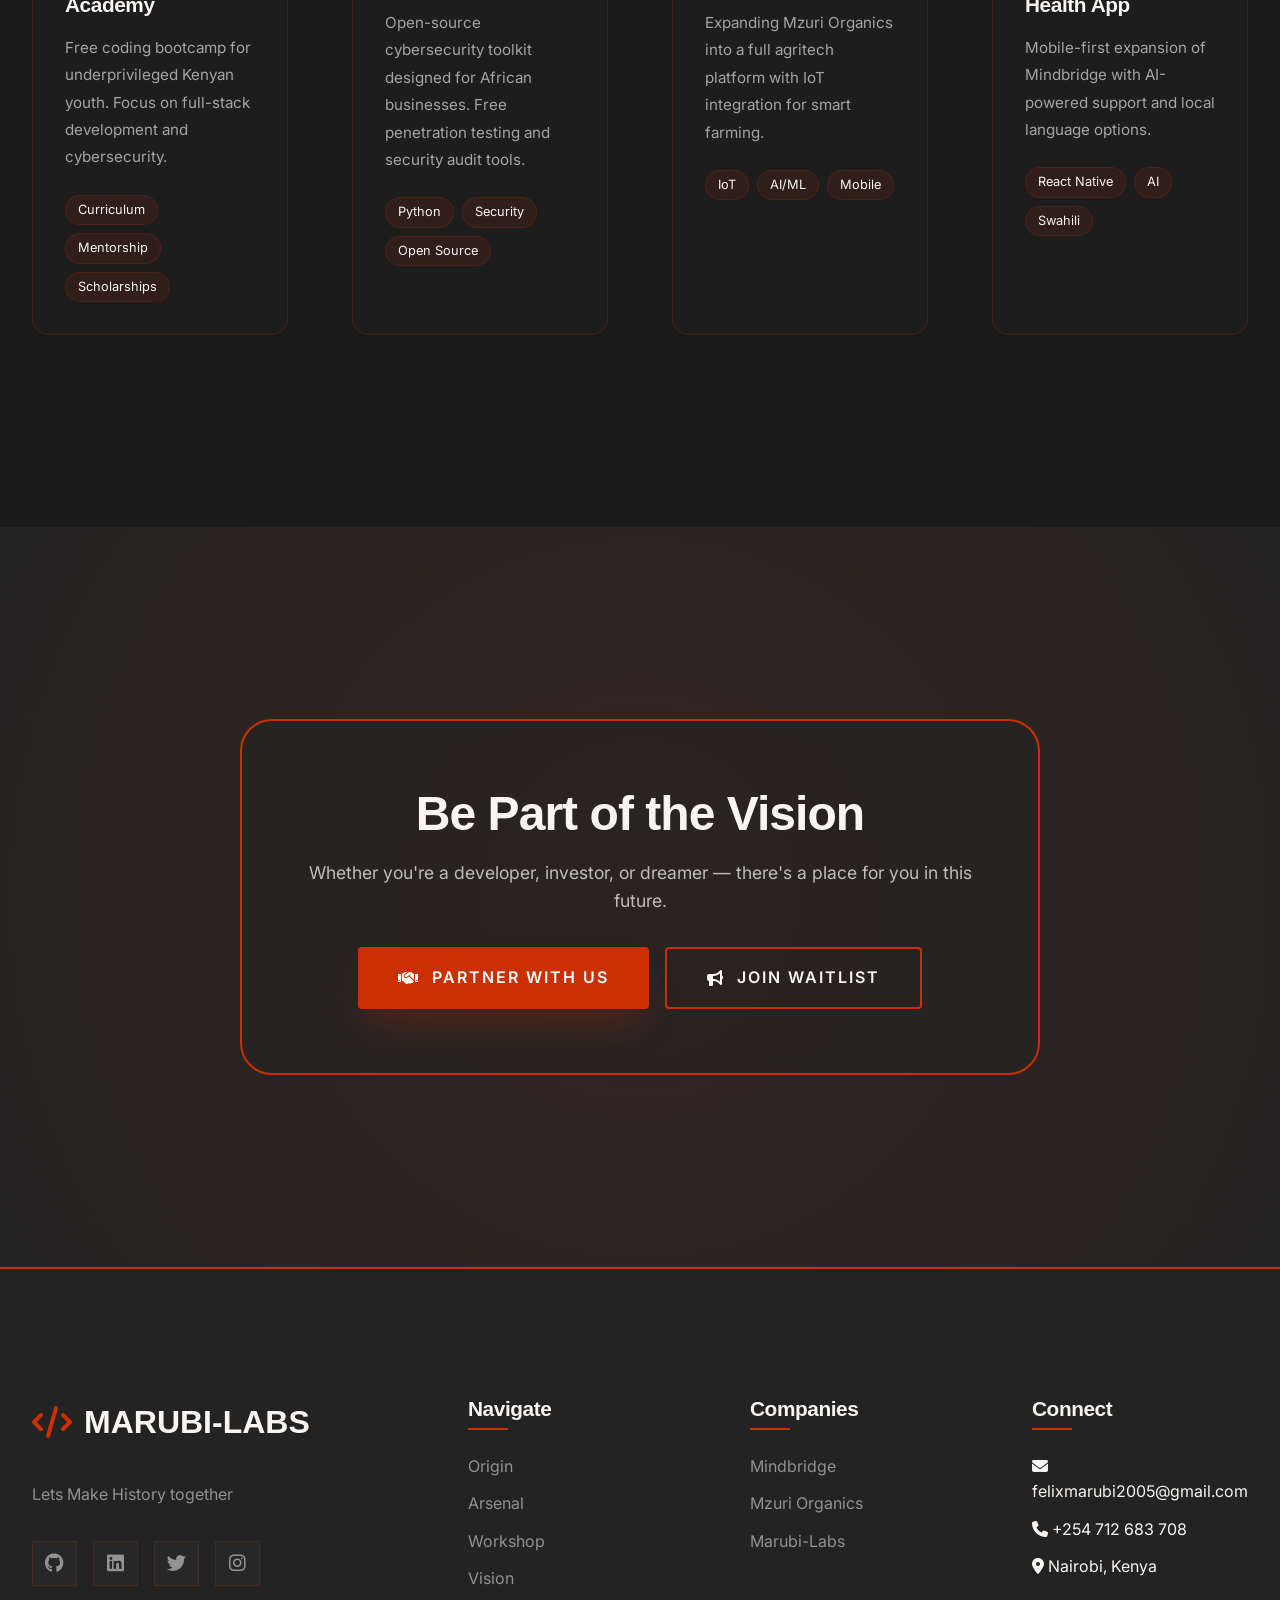
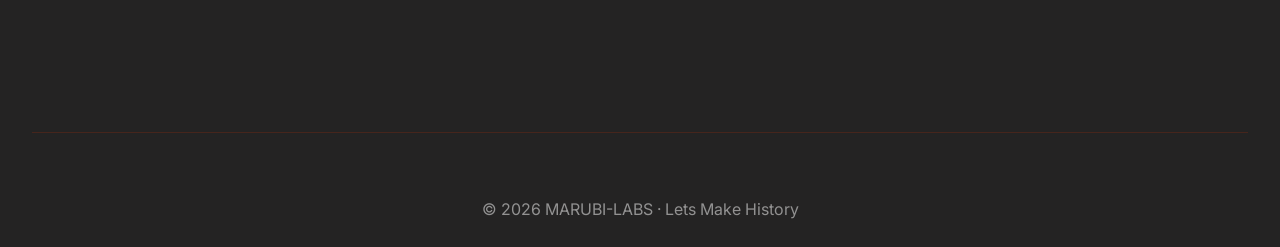
<file: vision.html>
<!DOCTYPE html>
<html lang="en">
<head>
    <meta charset="UTF-8">
    <meta name="viewport" content="width=device-width, initial-scale=1.0">
    
    <!-- Primary Meta Tags -->
    <title>Vision | Felix Marubi - Building Africa's Digital Future</title>
    <meta name="title" content="Vision | Felix Marubi - Building Africa's Digital Future">
    <meta name="description" content="The vision of a 20-year-old CEO: Securing Africa's digital future, mentoring the next generation, and building solutions that matter.">
    <meta name="keywords" content="Felix Marubi, Vision, Future, Africa Tech, Cybersecurity, Mentorship, Kenya">
    <meta name="author" content="Felix Marubi">
    
    <!-- Open Graph / Facebook -->
    <meta property="og:type" content="website">
    <meta property="og:url" content="https://marubilabs.com/vision.html">
    <meta property="og:title" content="Vision | Felix Marubi - Building Africa's Digital Future">
    <meta property="og:description" content="The vision of a 20-year-old CEO: Securing Africa's digital future, mentoring the next generation.">
    <meta property="og:image" content="images/og-vision.jpg">
    
    <!-- Favicon -->
    <link rel="icon" type="image/x-icon" href="images/icons/favicon.ico">
    <link rel="apple-touch-icon" sizes="180x180" href="images/icons/apple-touch-icon.png">
    
    <!-- Fonts & Icons -->
    <link rel="preconnect" href="https://fonts.googleapis.com">
    <link rel="preconnect" href="https://fonts.gstatic.com" crossorigin>
    <link href="https://fonts.googleapis.com/css2?family=Inter:wght@300;400;500;600;700;800&display=swap" rel="stylesheet">
    <link href="https://fonts.googleapis.com/css2?family=JetBrains+Mono:wght@400;500;600;700&display=swap" rel="stylesheet">
    <link rel="stylesheet" href="https://cdnjs.cloudflare.com/ajax/libs/font-awesome/6.4.0/css/all.min.css">
    
    <!-- CSS -->
    <link rel="stylesheet" href="css/pages/home.css">
    <link rel="stylesheet" href="css/pages/vision.css">
</head>
<body>
    <!-- Navigation -->
    <nav class="navbar">
        <div class="nav-container">
            <a href="index.html" class="logo">
                <span class="logo-text">MARUBI-LABS</span>
            </a>
            
            <div class="nav-menu">
                <a href="index.html" class="nav-link">
                    <span>Home</span>
                </a>
                <a href="origin.html" class="nav-link">
                    <span>Origin</span>
                </a>
                <a href="arsenal.html" class="nav-link">
                    <span>Arsenal</span>
                </a>
                <a href="workshop.html" class="nav-link">
                    <span>Workshop</span>
                </a>
                <a href="vision.html" class="nav-link active">
                    <span>Vision</span>
                </a>
                <a href="connect.html" class="nav-link">
                    <span>Connect</span>
                </a>
                    </a>
                   <a href="resume.html" class="nav-link">
          
                    <span>Resume</span>
                </a>

                  </a>

                   </a>
                   <a href="services.html" class="nav-link">
          
                    <span>Pricing</span>
                </a>
                   <a href="navigation.html" class="nav-link">Explore</a>
 
            </div>
            
             <div class="nav-actions">
                <a href="navigation.html" class="menu-toggle" id="menuToggle">
                    <i class="fas fa-bars"></i>
                </a>
            </div>
        </div>
        
        <div class="scroll-progress" id="scrollProgress"></div>
    </nav>
        </div>
  
        <div class="scroll-progress" id="scrollProgress"></div>
    </nav>

    <!-- Page Header -->
    <section class="page-header">
        <div class="container">
            <div class="header-content animate-fade-in">
                <h1 class="page-title">
                    The <span class="ember">Vision</span>
                </h1>
                <p class="page-subtitle">
               
                </p>
                <div class="header-stats">
                    <div class="stat-chip">
                      
                    </div>
                    <div class="stat-chip">
                        <span class="stat-chip-label">Mission</span>
                        <span class="stat-chip-value">Secure Africa's Digital Space</span>
                    </div>
                    <div class="stat-chip">
                        <span class="stat-chip-label">Timeline</span>
                        <span class="stat-chip-value">2024 - 2030</span>
                    </div>
                </div>
            </div>
        </div>
        <div class="scroll-indicator">
            <span>The Future</span>
            <i class="fas fa-chevron-down"></i>
        </div>
    </section>

    <!-- Vision Statement -->
    <section class="vision-statement">
        <div class="container">
            <div class="statement-card animate-on-scroll" data-animate="fade-in">
                <div class="statement-icon">
                    <i class="fas fa-quote-right"></i>
                </div>
                <p class="statement-text">
                    "To build a digitally sovereign Africa where technology serves the people, 
                    security is a right not a privilege, and every young developer has the tools 
                    to build the future they imagine."
                </p>
                <div class="statement-author">
                    <span class="author-name">Felix Marubi</span>
                    <span class="author-title">CEO, Marubi-Labs</span>
                </div>
            </div>
        </div>
    </section>

    <!-- Pillars of Vision -->
    <section class="pillars-section">
        <div class="container">
            <div class="section-header">
                <h2 class="section-title">Pillars of the <span class="ember">Vision</span></h2>
                <p class="section-subtitle">Four foundations that guide every decision</p>
            </div>
            
            <div class="pillars-grid">
                <!-- Pillar 1 - Security -->
                <div class="pillar-card animate-on-scroll" data-animate="slide-up">
                    <div class="pillar-icon">
                        <i class="fas fa-shield-halved"></i>
                    </div>
                    <h3>Digital Sovereignty</h3>
                    <p>Building infrastructure that keeps African data in Africa. Sovereign clouds, local hosting, and data protection laws that work for us.</p>
                    <div class="pillar-stats">
                        <div class="pillar-stat">
                            <span class="pillar-number">100%</span>
                            <span class="pillar-label">Data Localization</span>
                        </div>
                    </div>
                </div>
                
                <!-- Pillar 2 - Education -->
                <div class="pillar-card animate-on-scroll" data-animate="slide-up" data-delay="100">
                    <div class="pillar-icon">
                        <i class="fas fa-graduation-cap"></i>
                    </div>
                    <h3>Mentorship & Education</h3>
                    <p>Training the next 10,000 African developers. Free resources, workshops, and internships for underprivileged youth.</p>
                    <div class="pillar-stats">
                        <div class="pillar-stat">
                            <span class="pillar-number">10k</span>
                            <span class="pillar-label">Developers by 2030</span>
                        </div>
                    </div>
                </div>
                
                <!-- Pillar 3 - Innovation -->
                <div class="pillar-card animate-on-scroll" data-animate="slide-up" data-delay="200">
                    <div class="pillar-icon">
                        <i class="fas fa-rocket"></i>
                    </div>
                    <h3>Homegrown Innovation</h3>
                    <p>Solving African problems with African solutions. From fintech to agritech, building tools that understand our context.</p>
                    <div class="pillar-stats">
                        <div class="pillar-stat">
                            <span class="pillar-number">5</span>
                            <span class="pillar-label">New Solutions by 2026</span>
                        </div>
                    </div>
                </div>
                
                <!-- Pillar 4 - Community -->
                <div class="pillar-card animate-on-scroll" data-animate="slide-up" data-delay="300">
                    <div class="pillar-icon">
                        <i class="fas fa-hand-holding-heart"></i>
                    </div>
                    <h3>Community Impact</h3>
                    <p>Tech that gives back. Mental health platforms, farmer empowerment, and tools for the underserved.</p>
                    <div class="pillar-stats">
                        <div class="pillar-stat">
                            <span class="pillar-number">1M+</span>
                            <span class="pillar-label">Lives Impacted</span>
                        </div>
                    </div>
                </div>
            </div>
        </div>
    </section>

    <!-- Roadmap Timeline -->
    <section class="roadmap-section">
        <div class="container">
            <div class="section-header">
                <h2 class="section-title">The <span class="ember">Roadmap</span></h2>
                <p class="section-subtitle">What the next 5 years look like</p>
            </div>
            
            <div class="roadmap-container">
                <!-- 2024 -->
                <div class="roadmap-item animate-on-scroll" data-animate="slide-left">
                    <div class="roadmap-year">2024</div>
                    <div class="roadmap-content">
                        <h3>Foundation Phase</h3>
                        <ul class="roadmap-list">
                            <li><i class="fas fa-check-circle"></i> Launch Mindbridge (Completed)</li>
                            <li><i class="fas fa-check-circle"></i> Launch Mzuri Organics (Completed)</li>
                            <li><i class="fas fa-spinner"></i> Cybersecurity certification completion</li>
                            <li><i class="fas fa-spinner"></i> First mentorship cohort (10 students)</li>
                        </ul>
                        <div class="roadmap-progress">
                            <div class="progress-bar">
                                <div class="progress-fill" style="width: 75%"></div>
                            </div>
                            <span class="progress-text">75% Complete</span>
                        </div>
                    </div>
                </div>
                
                <!-- 2025 -->
                <div class="roadmap-item animate-on-scroll" data-animate="slide-right" data-delay="100">
                    <div class="roadmap-year">2025</div>
                    <div class="roadmap-content">
                        <h3>Expansion Phase</h3>
                        <ul class="roadmap-list">
                            <li><i class="fas fa-circle"></i> Launch Marubi-Labs Academy</li>
                            <li><i class="fas fa-circle"></i> Expand to 3 East African countries</li>
                            <li><i class="fas fa-circle"></i> Release open-source security tools</li>
                            <li><i class="fas fa-circle"></i> Hire first 5 full-time developers</li>
                        </ul>
                        <div class="roadmap-progress">
                            <div class="progress-bar">
                                <div class="progress-fill" style="width: 25%"></div>
                            </div>
                            <span class="progress-text">25% Planned</span>
                        </div>
                    </div>
                </div>
                
                <!-- 2026 -->
                <div class="roadmap-item animate-on-scroll" data-animate="slide-left" data-delay="200">
                    <div class="roadmap-year">2026</div>
                    <div class="roadmap-content">
                        <h3>Scale Phase</h3>
                        <ul class="roadmap-list">
                            <li><i class="fas fa-circle"></i> Launch African Cloud Initiative</li>
                            <li><i class="fas fa-circle"></i> 100+ developers trained</li>
                            <li><i class="fas fa-circle"></i> First pan-African product launch</li>
                            <li><i class="fas fa-circle"></i> Establish R&D lab in Nairobi</li>
                        </ul>
                        <div class="roadmap-progress">
                            <div class="progress-bar">
                                <div class="progress-fill" style="width: 10%"></div>
                            </div>
                            <span class="progress-text">10% Research</span>
                        </div>
                    </div>
                </div>
                
                <!-- 2027 -->
                <div class="roadmap-item animate-on-scroll" data-animate="slide-right" data-delay="300">
                    <div class="roadmap-year">2027</div>
                    <div class="roadmap-content">
                        <h3>Integration Phase</h3>
                        <ul class="roadmap-list">
                            <li><i class="fas fa-circle"></i> Partner with 10 African universities</li>
                            <li><i class="fas fa-circle"></i> Launch cybersecurity fellowship</li>
                            <li><i class="fas fa-circle"></i> 500k users across platforms</li>
                            <li><i class="fas fa-circle"></i> First international collaboration</li>
                        </ul>
                        <div class="roadmap-progress">
                            <div class="progress-bar">
                                <div class="progress-fill" style="width: 5%"></div>
                            </div>
                            <span class="progress-text">Concept Phase</span>
                        </div>
                    </div>
                </div>
                
                <!-- 2028 -->
                <div class="roadmap-item animate-on-scroll" data-animate="slide-left" data-delay="400">
                    <div class="roadmap-year">2028</div>
                    <div class="roadmap-content">
                        <h3>Maturity Phase</h3>
                        <ul class="roadmap-list">
                            <li><i class="fas fa-circle"></i> Marubi-Labs Foundation established</li>
                            <li><i class="fas fa-circle"></i> 1 million developers in ecosystem</li>
                            <li><i class="fas fa-circle"></i> IPO consideration</li>
                            <li><i class="fas fa-circle"></i> Pan-African headquarters</li>
                        </ul>
                        <div class="roadmap-progress">
                            <div class="progress-bar">
                                <div class="progress-fill" style="width: 2%"></div>
                            </div>
                            <span class="progress-text">Vision Stage</span>
                        </div>
                    </div>
                </div>
            </div>
        </div>
    </section>

    <!-- Impact Goals -->
    <section class="impact-section">
        <div class="container">
            <div class="section-header">
                <h2 class="section-title">Impact <span class="ember">Goals</span></h2>
                <p class="section-subtitle">By 2030, this is what success looks like</p>
            </div>
            
            <div class="impact-grid">
                <div class="impact-card animate-on-scroll" data-animate="zoom-in">
                    <div class="impact-number">1M+</div>
                    <div class="impact-label">Developers Trained</div>
                    <div class="impact-progress">
                        <div class="progress-track">
                            <div class="progress-fill" style="width: 2%"></div>
                        </div>
                        <span class="progress-value">2% Complete</span>
                    </div>
                </div>
                
                <div class="impact-card animate-on-scroll" data-animate="zoom-in" data-delay="100">
                    <div class="impact-number">10</div>
                    <div class="impact-label">African Countries</div>
                    <div class="impact-progress">
                        <div class="progress-track">
                            <div class="progress-fill" style="width: 20%"></div>
                        </div>
                        <span class="progress-value">2 Countries (20%)</span>
                    </div>
                </div>
                
                <div class="impact-card animate-on-scroll" data-animate="zoom-in" data-delay="200">
                    <div class="impact-number">50+</div>
                    <div class="impact-label">Open Source Projects</div>
                    <div class="impact-label">https://github.com/Marubi23</div>
                    <div class="impact-progress">
                        <div class="progress-track">
                            <div class="progress-fill" style="width: 10%"></div>
                        </div>
                        <span class="progress-value">5 Released (10%)</span>
                    </div>
                </div>
                
                <div class="impact-card animate-on-scroll" data-animate="zoom-in" data-delay="300">
                    <div class="impact-number">100%</div>
                    <div class="impact-label">African Data Sovereignty</div>
                    <div class="impact-progress">
                        <div class="progress-track">
                            <div class="progress-fill" style="width: 15%"></div>
                        </div>
                        <span class="progress-value">15% Achieved</span>
                    </div>
                </div>
            </div>
        </div>
    </section>

    <!-- Future Projects -->
    <section class="future-projects">
        <div class="container">
            <div class="section-header">
                <h2 class="section-title">Next on the <span class="ember">Horizon</span></h2>
                <p class="section-subtitle">Projects in the pipeline</p>
            </div>
            
            <div class="future-grid">
                <div class="future-card animate-on-scroll" data-animate="fade-in">
                    <div class="future-status">Coming 2025</div>
                    <h3>Marubi-Labs Academy</h3>
                    <p>Free coding bootcamp for underprivileged Kenyan youth. Focus on full-stack development and cybersecurity.</p>
                    <div class="future-tech">
                        <span>Curriculum</span>
                        <span>Mentorship</span>
                        <span>Scholarships</span>
                    </div>
                </div>
                
                <div class="future-card animate-on-scroll" data-animate="fade-in" data-delay="100">
                    <div class="future-status">Coming 2025</div>
                    <h3>AfriShield</h3>
                    <p>Open-source cybersecurity toolkit designed for African businesses. Free penetration testing and security audit tools.</p>
                    <div class="future-tech">
                        <span>Python</span>
                        <span>Security</span>
                        <span>Open Source</span>
                    </div>
                </div>
                
                <div class="future-card animate-on-scroll" data-animate="fade-in" data-delay="200">
                    <div class="future-status">Coming 2026</div>
                    <h3>FarmConnect</h3>
                    <p>Expanding Mzuri Organics into a full agritech platform with IoT integration for smart farming.</p>
                    <div class="future-tech">
                        <span>IoT</span>
                        <span>AI/ML</span>
                        <span>Mobile</span>
                    </div>
                </div>
                
                <div class="future-card animate-on-scroll" data-animate="fade-in" data-delay="300">
                    <div class="future-status">Coming 2026</div>
                    <h3>Youth Mental Health App</h3>
                    <p>Mobile-first expansion of Mindbridge with AI-powered support and local language options.</p>
                    <div class="future-tech">
                        <span>React Native</span>
                        <span>AI</span>
                        <span>Swahili</span>
                    </div>
                </div>
            </div>
        </div>
    </section>

    <!-- Call to Action -->
    <section class="join-section">
        <div class="container">
            <div class="join-card">
                <h2>Be Part of the Vision</h2>
                <p>Whether you're a developer, investor, or dreamer — there's a place for you in this future.</p>
                <div class="join-buttons">
                    <a href="connect.html" class="btn btn-primary">
                        <i class="fas fa-handshake"></i>
                        Partner With Us
                    </a>
                    <a href="#" class="btn btn-outline">
                        <i class="fas fa-bullhorn"></i>
                        Join Waitlist
                    </a>
                </div>
            </div>
        </div>
    </section>

    <!-- Footer -->
    <footer class="footer">
        <div class="container">
            <div class="footer-grid">
                <div class="footer-col">
                    <a href="index.html" class="footer-logo">
                        <i class="fas fa-code"></i>
                        <span>MARUBI-LABS</span>
                    </a>
                    <p>Lets Make History together</p>
                    <div class="social-links">
                        <a href="https://github.com/Marubi23" target="_blank" class="social-link">
                            <i class="fab fa-github"></i>
                        </a>
                        <a href="https://linkedin.com/in/felixmarubi" target="_blank" class="social-link">
                            <i class="fab fa-linkedin"></i>
                        </a>
                        <a href="https://twitter.com/felixmarubi" target="_blank" class="social-link">
                            <i class="fab fa-twitter"></i>
                        </a>
                        <a href="https://www.instagram.com/marubi___/" target="_blank" class="social-link">
                            <i class="fab fa-instagram"></i>
                        </a>
                    </div>
                </div>
                
                <div class="footer-col">
                    <h3>Navigate</h3>
                    <ul>
                        <li><a href="origin.html">Origin</a></li>
                        <li><a href="arsenal.html">Arsenal</a></li>
                        <li><a href="workshop.html">Workshop</a></li>
                        <li><a href="vision.html">Vision</a></li>
                    </ul>
                </div>
                
                <div class="footer-col">
                    <h3>Companies</h3>
                    <ul>
                        <li><a href="https://mind-bridge.co.ke" target="_blank">Mindbridge</a></li>
                        <li><a href="https://mzuri-organics.co.ke" target="_blank">Mzuri Organics</a></li>
                        <li><a href="#">Marubi-Labs</a></li>
                    </ul>
                </div>
                
                <div class="footer-col">
                    <h3>Connect</h3>
                    <ul>
                        <li><i class="fas fa-envelope"></i> felixmarubi2005@gmail.com</li>
                        <li><i class="fas fa-phone"></i> +254 712 683 708</li>
                        <li><i class="fas fa-map-marker-alt"></i> Nairobi, Kenya</li>
                    </ul>
                </div>
            </div>
            
            <div class="footer-bottom">
                <p>© 2026 MARUBI-LABS · Lets Make History </p>
            </div>
        </div>
    </footer>

    <!-- Back to Top -->
    <button class="back-to-top" id="backToTop">
        <i class="fas fa-chevron-up"></i>
    </button>

    <!-- JavaScript -->
    <script src="js/main.js"></script>
    <script src="js/navigation.js"></script>
    <script src="js/animations.js"></script>
</body>
</html>
</file>
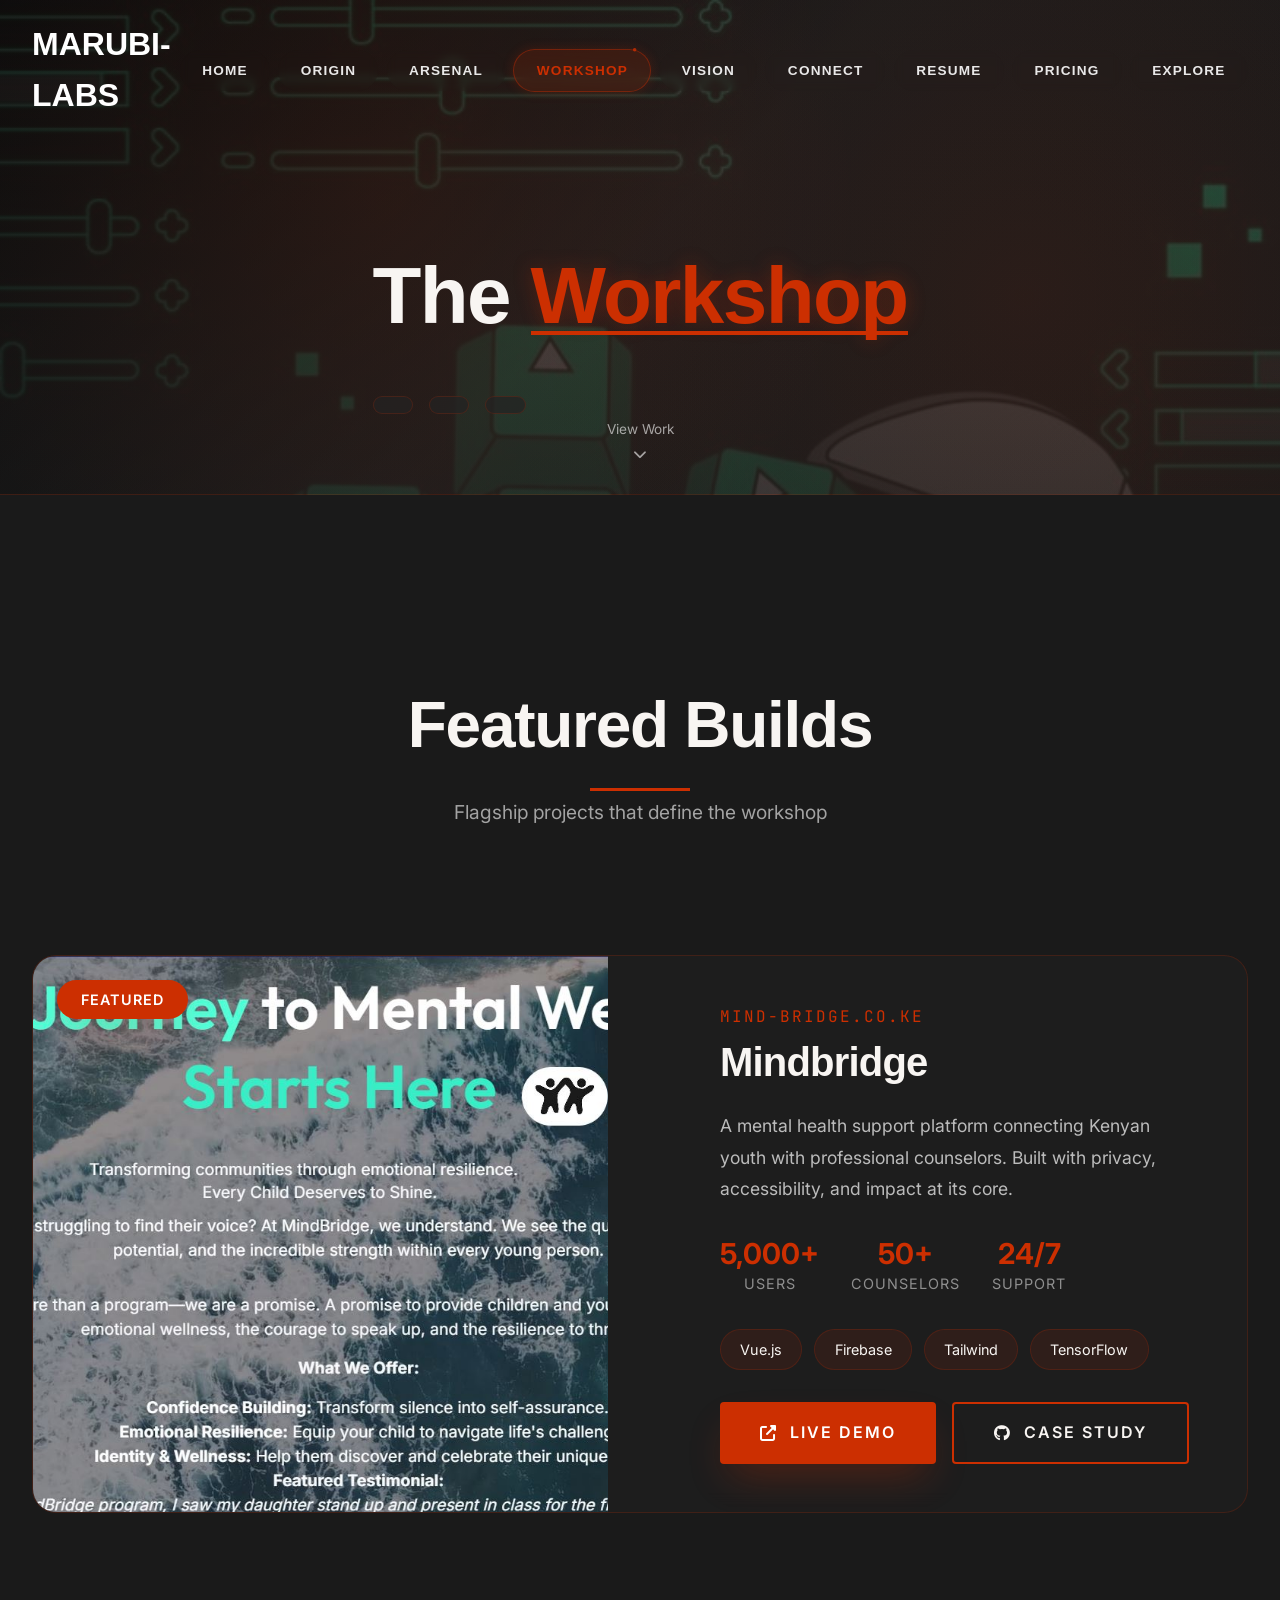
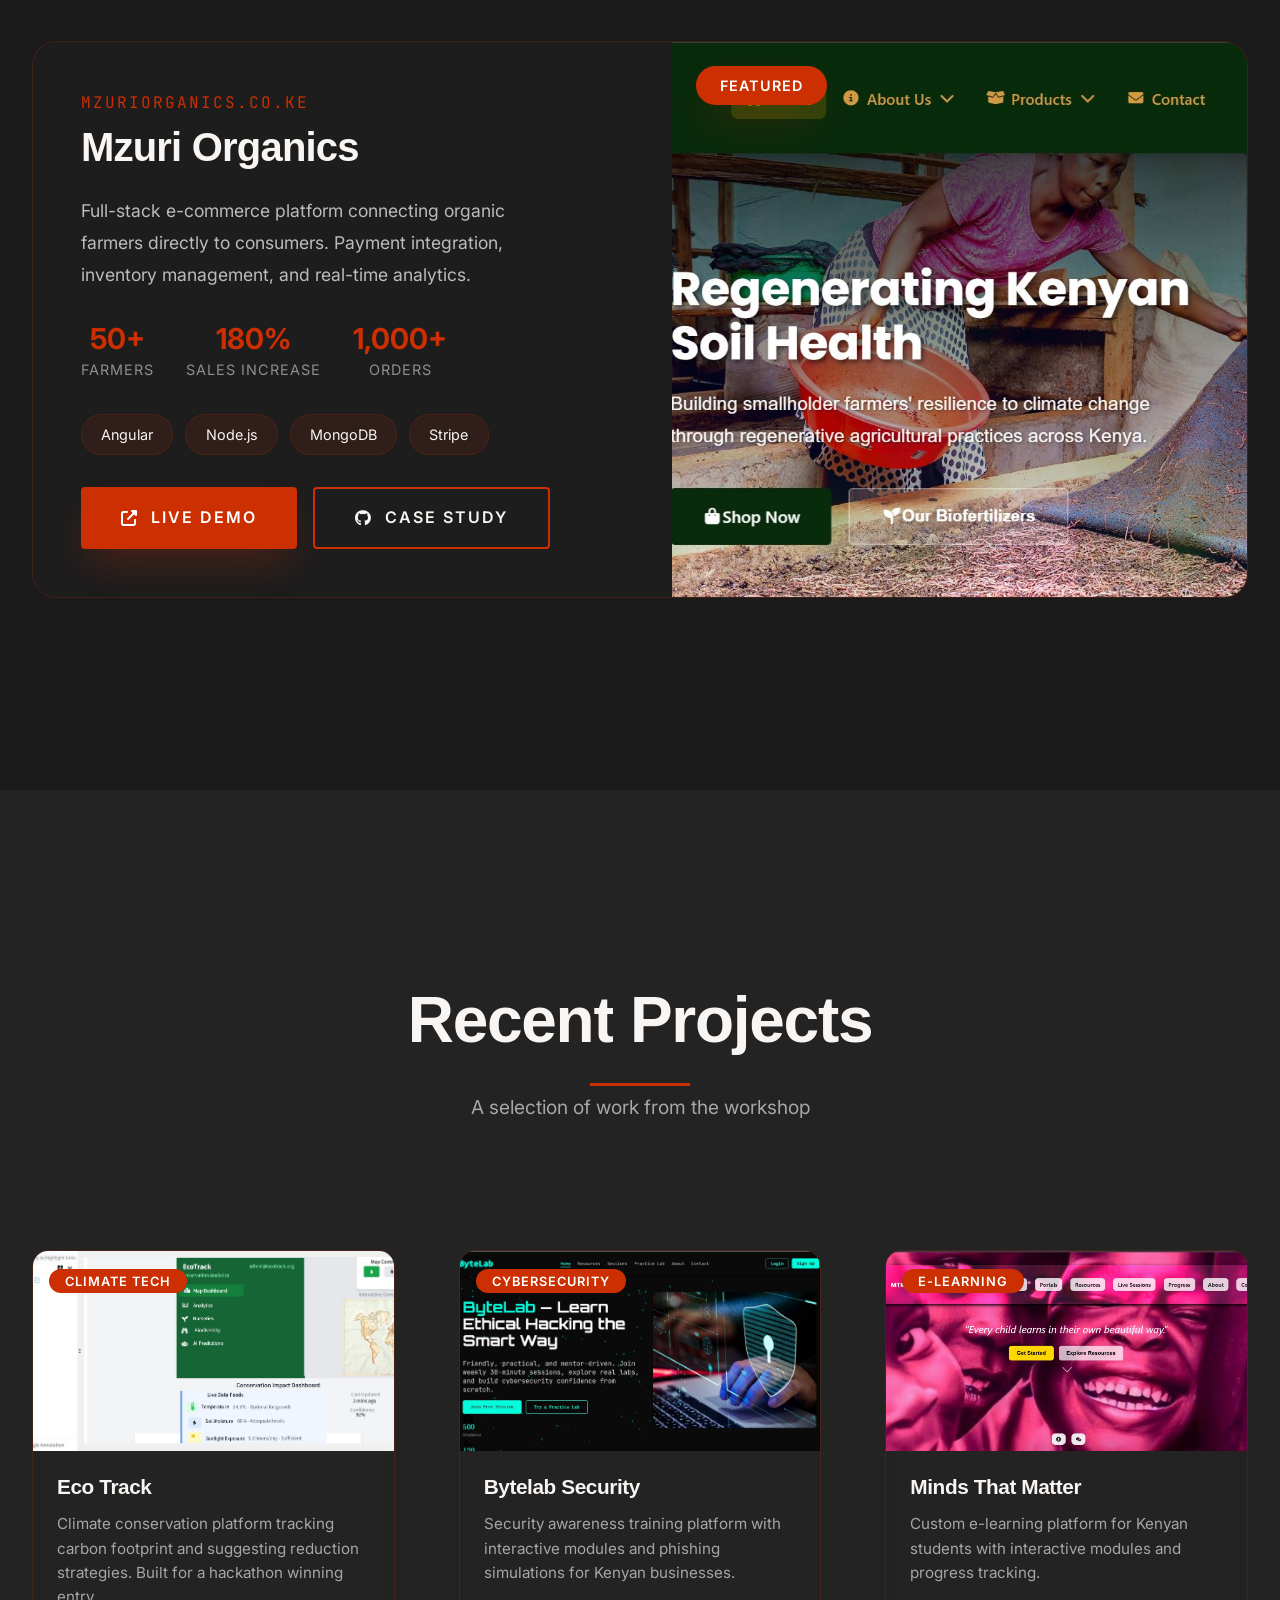
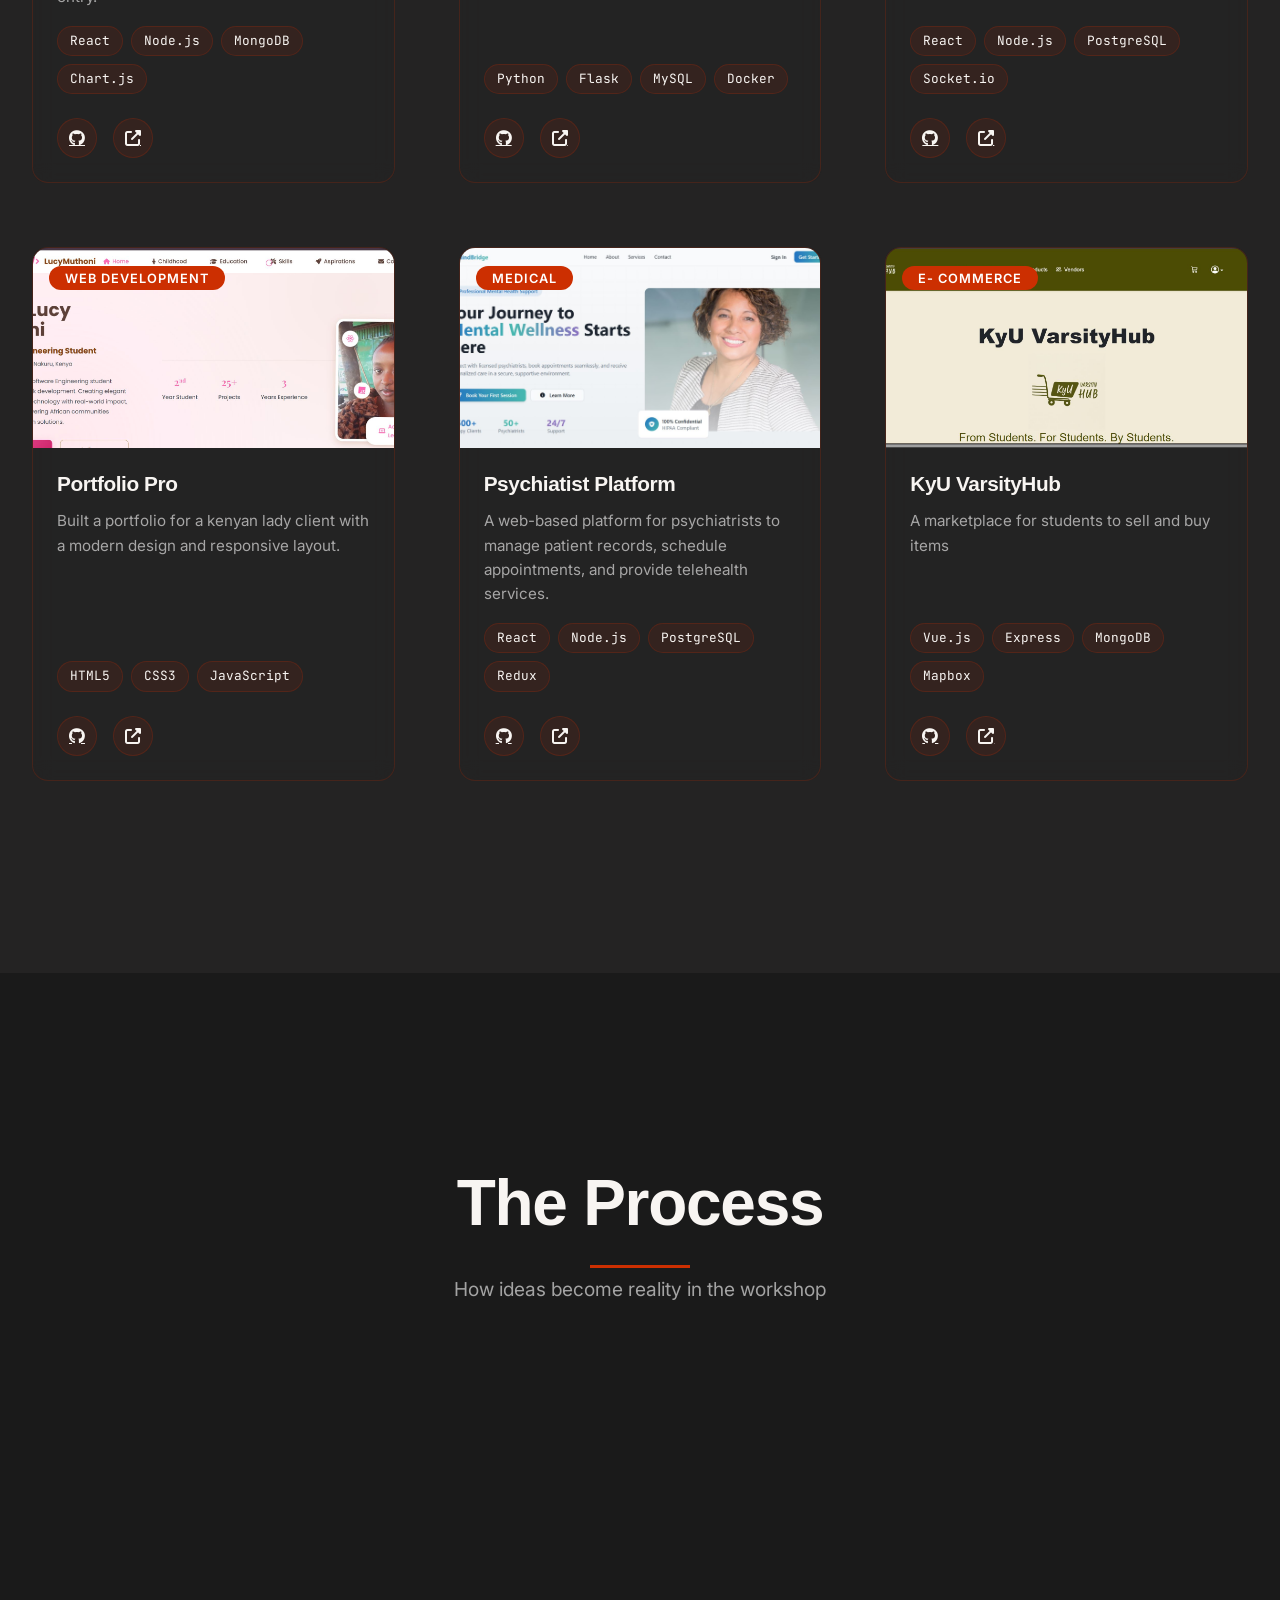
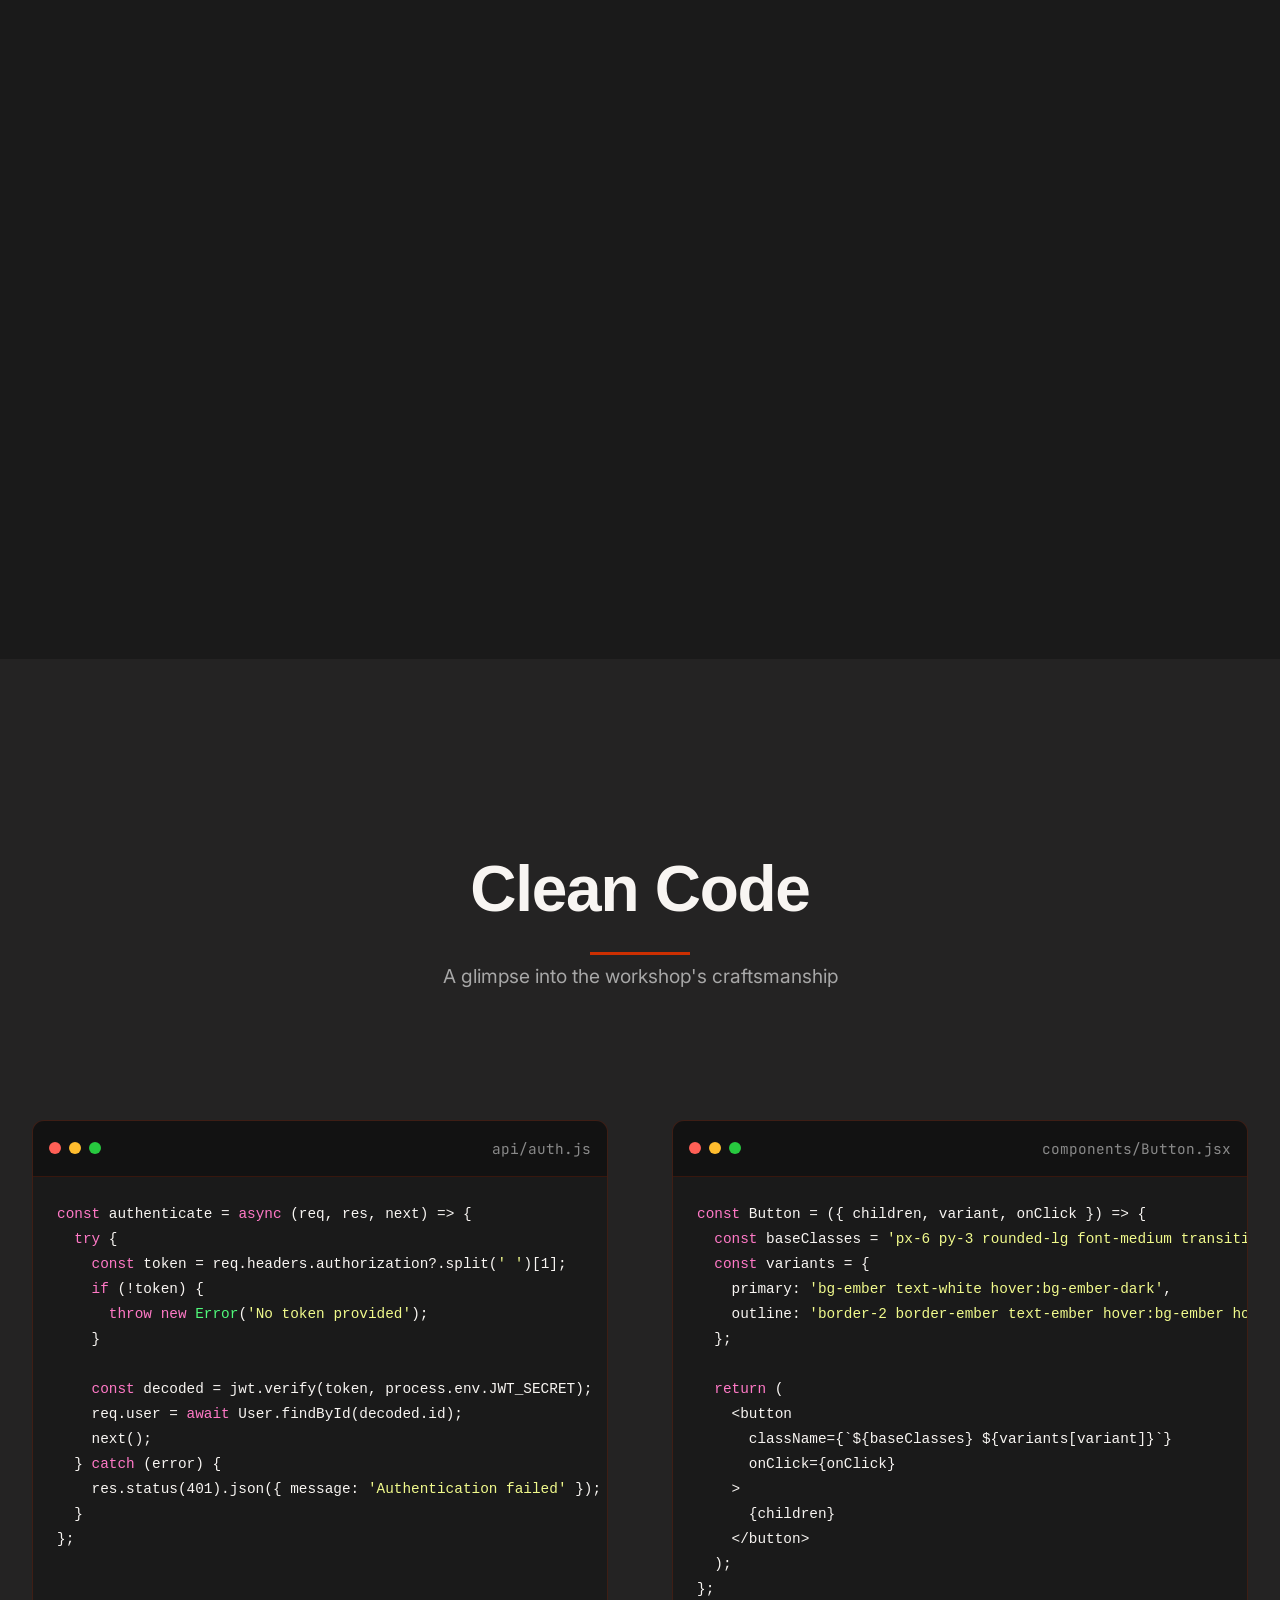
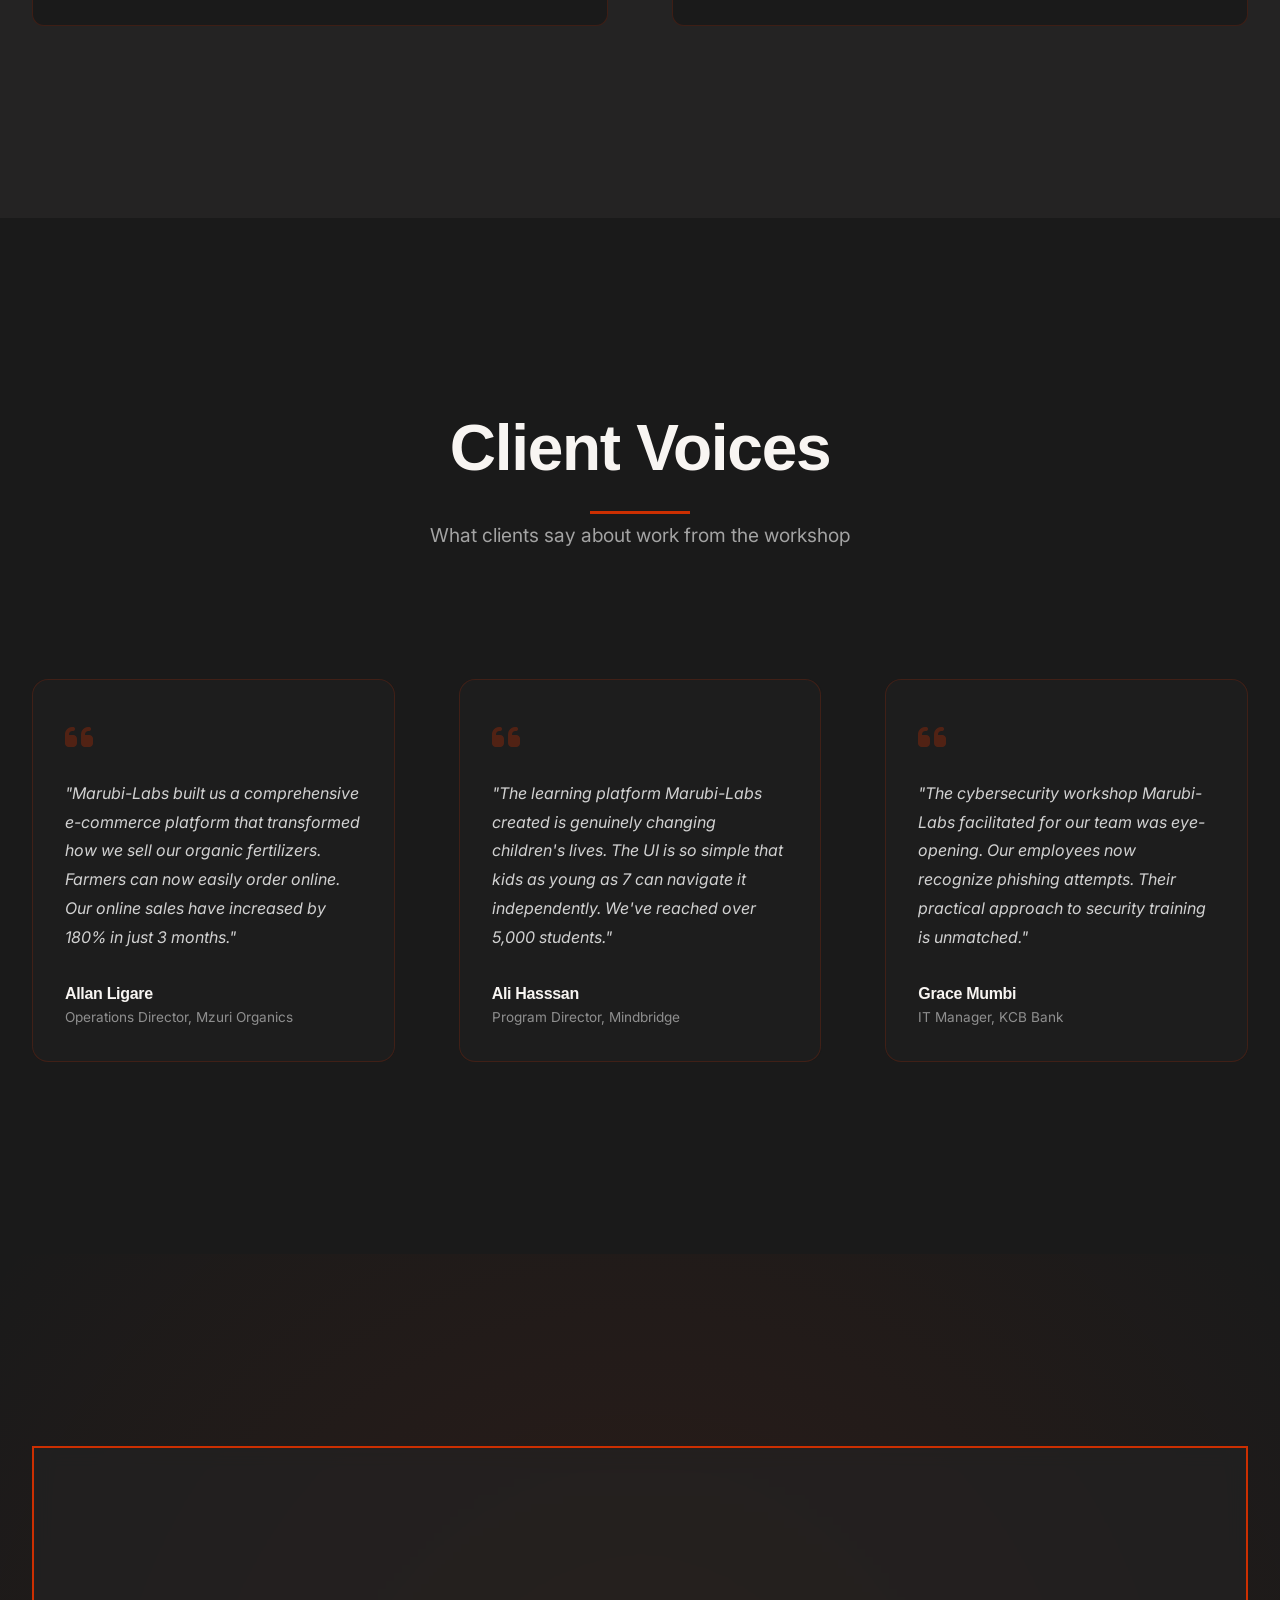
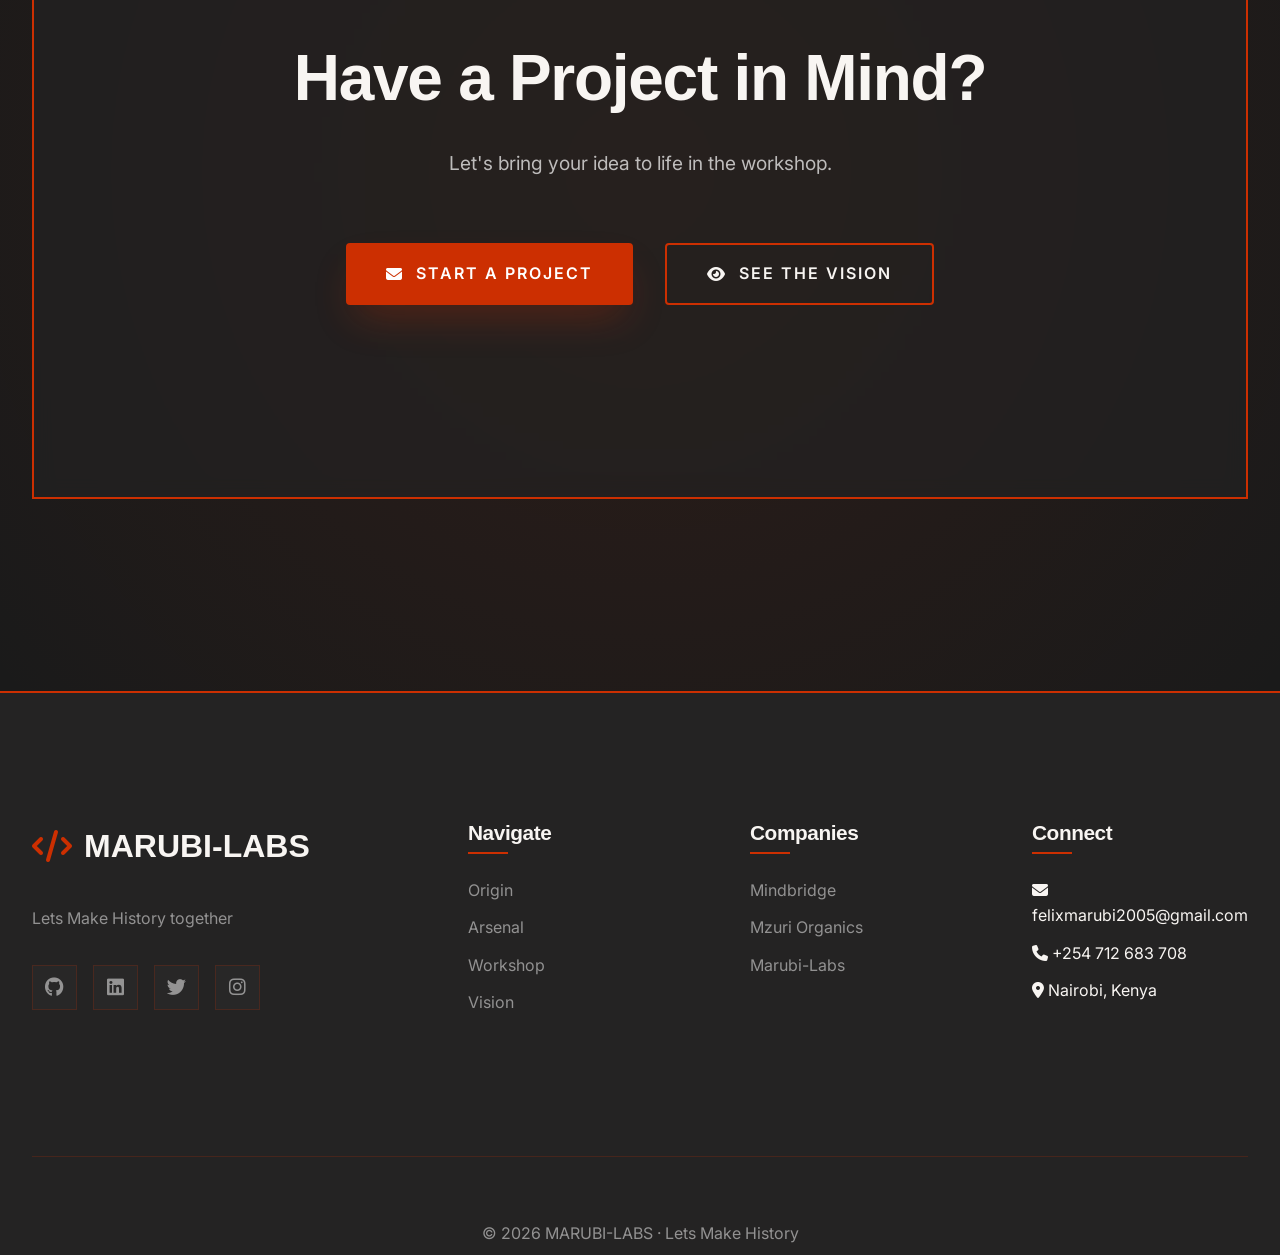
<file: workshop.html>
<!DOCTYPE html>
<html lang="en">
<head>
    <meta charset="UTF-8">
    <meta name="viewport" content="width=device-width, initial-scale=1.0">
    
    <!-- Primary Meta Tags -->
    <title>Workshop | Felix Marubi - Projects & Builds</title>
    <meta name="title" content="Workshop | Felix Marubi - Projects & Builds">
    <meta name="description" content="The workshop where ideas become reality. Explore projects built by Felix Marubi including Mindbridge, Mzuri Organics, and more.">
    <meta name="keywords" content="Felix Marubi, Projects, Portfolio, Mindbridge, Mzuri Organics, Web Development, Kenya">
    <meta name="author" content="Felix Marubi">
    
    <!-- Open Graph / Facebook -->
    <meta property="og:type" content="website">
    <meta property="og:url" content="https://marubilabs.com/workshop.html">
    <meta property="og:title" content="Workshop | Felix Marubi - Projects & Builds">
    <meta property="og:description" content="The workshop where ideas become reality. Explore projects built by Felix Marubi.">
    <meta property="og:image" content="images/og-workshop.jpg">
    
    <!-- Favicon -->
    <link rel="icon" type="image/x-icon" href="images/icons/favicon.ico">
    <link rel="apple-touch-icon" sizes="180x180" href="images/icons/apple-touch-icon.png">
    
    <!-- Fonts & Icons -->
    <link rel="preconnect" href="https://fonts.googleapis.com">
    <link rel="preconnect" href="https://fonts.gstatic.com" crossorigin>
    <link href="https://fonts.googleapis.com/css2?family=Inter:wght@300;400;500;600;700;800&display=swap" rel="stylesheet">
    <link href="https://fonts.googleapis.com/css2?family=JetBrains+Mono:wght@400;500;600;700&display=swap" rel="stylesheet">
    <link rel="stylesheet" href="https://cdnjs.cloudflare.com/ajax/libs/font-awesome/6.4.0/css/all.min.css">
    
    <!-- CSS -->
    <link rel="stylesheet" href="css/pages/home.css">
    <link rel="stylesheet" href="css/pages/workshop.css">
</head>
<body>
    <!-- Navigation -->
    <nav class="navbar">
        <div class="nav-container">
            <a href="index.html" class="logo">
                <span class="logo-text">MARUBI-LABS</span>
            </a>
            
            <div class="nav-menu">
                <a href="index.html" class="nav-link">
                    <span>Home</span>
                </a>
                <a href="origin.html" class="nav-link">
                    <span>Origin</span>
                </a>
                <a href="arsenal.html" class="nav-link">
                    <span>Arsenal</span>
                </a>
                <a href="workshop.html" class="nav-link active">
                    <span>Workshop</span>
                </a>
                <a href="vision.html" class="nav-link">
                    <span>Vision</span>
                </a>
                <a href="connect.html" class="nav-link">
                    <span>Connect</span>
                </a>
                    </a>
                   <a href="resume.html" class="nav-link">
          
                    <span>Resume</span>
                </a>

                  </a>

                   </a>
                   <a href="services.html" class="nav-link">
          
                    <span>Pricing</span>
                </a>
                   <a href="navigation.html" class="nav-link">Explore</a>
 
            </div>
            
               <div class="nav-actions">
                <a href="navigation.html" class="menu-toggle" id="menuToggle">
                    <i class="fas fa-bars"></i>
                </a>
            </div>
        </div>
        
        <div class="scroll-progress" id="scrollProgress"></div>
    </nav>
        </div>
    
        
        <div class="scroll-progress" id="scrollProgress"></div>
    </nav>

    <!-- Page Header -->
    <section class="page-header">
        <div class="container">
            <div class="header-content animate-fade-in">
                <h1 class="page-title">
                    The <span class="ember">Workshop</span>
                </h1>
                <p class="page-subtitle">
                
                </p>
                <div class="header-stats">
                    <div class="stat-chip">
                     
                    </div>
                    <div class="stat-chip">
                      
                    </div>
                    <div class="stat-chip">
                      
                    </div>
                </div>
            </div>
        </div>
        <div class="scroll-indicator">
            <span>View Work</span>
            <i class="fas fa-chevron-down"></i>
        </div>
    </section>

    <!-- Featured Projects -->
    <section class="featured-section">
        <div class="container">
            <div class="section-header">
                <h2 class="section-title">Featured <span class="ember">Builds</span></h2>
                <p class="section-subtitle">Flagship projects that define the workshop</p>
            </div>
            
            <div class="featured-grid">
                <!-- Mindbridge - Featured -->
                <div class="featured-card animate-on-scroll" data-animate="slide-left">
                    <div class="featured-image">
                        <img src="images/gallery/best landing.JPG" alt="Mindbridge">
                        <div class="featured-badge">Featured</div>
                    </div>
                    <div class="featured-content">
                        <div class="featured-company">mind-bridge.co.ke</div>
                        <h3>Mindbridge</h3>
                        <p class="featured-description">
                            A mental health support platform connecting Kenyan youth with professional counselors. 
                            Built with privacy, accessibility, and impact at its core.
                        </p>
                        <div class="featured-metrics">
                            <div class="metric">
                                <span class="metric-value">5,000+</span>
                                <span class="metric-label">Users</span>
                            </div>
                            <div class="metric">
                                <span class="metric-value">50+</span>
                                <span class="metric-label">Counselors</span>
                            </div>
                            <div class="metric">
                                <span class="metric-value">24/7</span>
                                <span class="metric-label">Support</span>
                            </div>
                        </div>
                        <div class="featured-tech">
                            <span>Vue.js</span>
                            <span>Firebase</span>
                            <span>Tailwind</span>
                            <span>TensorFlow</span>
                        </div>
                        <div class="featured-links">
                            <a href="https://mind-bridge.co.ke" target="_blank" class="btn btn-primary">
                                <i class="fas fa-external-link-alt"></i>
                                Live Demo
                            </a>
                            <a href="#" class="btn btn-outline">
                                <i class="fab fa-github"></i>
                                Case Study
                            </a>
                        </div>
                    </div>
                </div>
                
                <!-- Mzuri Organics - Featured -->
                <div class="featured-card reverse animate-on-scroll" data-animate="slide-right">
                    <div class="featured-image">
                        <img src="images/gallery/accessibility.JPG" alt="Mzuri Organics">
                        <div class="featured-badge">Featured</div>
                    </div>
                    <div class="featured-content">
                        <div class="featured-company">mzuriorganics.co.ke</div>
                        <h3>Mzuri Organics</h3>
                        <p class="featured-description">
                            Full-stack e-commerce platform connecting organic farmers directly to consumers. 
                            Payment integration, inventory management, and real-time analytics.
                        </p>
                        <div class="featured-metrics">
                            <div class="metric">
                                <span class="metric-value">50+</span>
                                <span class="metric-label">Farmers</span>
                            </div>
                            <div class="metric">
                                <span class="metric-value">180%</span>
                                <span class="metric-label">Sales Increase</span>
                            </div>
                            <div class="metric">
                                <span class="metric-value">1,000+</span>
                                <span class="metric-label">Orders</span>
                            </div>
                        </div>
                        <div class="featured-tech">
                            <span>Angular</span>
                            <span>Node.js</span>
                            <span>MongoDB</span>
                            <span>Stripe</span>
                        </div>
                        <div class="featured-links">
                            <a href="https://mzuriorganics.co.ke" target="_blank" class="btn btn-primary">
                                <i class="fas fa-external-link-alt"></i>
                                Live Demo
                            </a>
                            <a href="#" class="btn btn-outline">
                                <i class="fab fa-github"></i>
                                Case Study
                            </a>
                        </div>
                    </div>
                </div>
            </div>
        </div>
    </section>

    <!-- Projects Grid -->
    <section class="projects-section">
        <div class="container">
            <div class="section-header">
                <h2 class="section-title">Recent <span class="ember">Projects</span></h2>
                <p class="section-subtitle">A selection of work from the workshop</p>
            </div>
            
            <div class="projects-grid">
                <!-- Project 1 - Eco Track -->
                <div class="project-card animate-on-scroll" data-animate="fade-in">
                    <div class="project-image">
                        <img src="images/gallery/Eco Track design.JPG" alt="Eco Track">
                        <div class="project-overlay">
                            <span class="project-category">Climate Tech</span>
                        </div>
                    </div>
                    <div class="project-details">
                        <h3>Eco Track</h3>
                        <p>Climate conservation platform tracking carbon footprint and suggesting reduction strategies. Built for a hackathon winning entry.</p>
                        <div class="project-tech">
                            <span>React</span>
                            <span>Node.js</span>
                            <span>MongoDB</span>
                            <span>Chart.js</span>
                        </div>
                        <div class="project-links">
                            <a href="#" class="project-link"><i class="fab fa-github"></i></a>
                            <a href="#" class="project-link"><i class="fas fa-external-link-alt"></i></a>
                        </div>
                    </div>
                </div>
                
                <!-- Project 2 - Bytelab Security -->
                <div class="project-card animate-on-scroll" data-animate="fade-in" data-delay="100">
                    <div class="project-image">
                        <img src="images/gallery/bytelab.JPG" alt="Bytelab Security">
                        <div class="project-overlay">
                            <span class="project-category">Cybersecurity</span>
                        </div>
                    </div>
                    <div class="project-details">
                        <h3>Bytelab Security</h3>
                        <p>Security awareness training platform with interactive modules and phishing simulations for Kenyan businesses.</p>
                        <div class="project-tech">
                            <span>Python</span>
                            <span>Flask</span>
                            <span>MySQL</span>
                            <span>Docker</span>
                        </div>
                        <div class="project-links">
                            <a href="#" class="project-link"><i class="fab fa-github"></i></a>
                            <a href="#" class="project-link"><i class="fas fa-external-link-alt"></i></a>
                        </div>
                    </div>
                </div>
                
                <!-- Project 3 - GreenHarvest -->
                <div class="project-card animate-on-scroll" data-animate="fade-in" data-delay="200">
                    <div class="project-image">
                        <img src="images/gallery/mindsthatmatter.JPG" alt="Minds That Matter">
                        <div class="project-overlay">
                            <span class="project-category">E-Learning</span>
                        </div>
                    </div>
                    <div class="project-details">
                        <h3>Minds That Matter</h3>
                        <p>Custom e-learning platform for Kenyan students with interactive modules and progress tracking.</p>
                        <div class="project-tech">
                            <span>React</span>
                            <span>Node.js</span>
                            <span>PostgreSQL</span>
                            <span>Socket.io</span>
                        </div>
                        <div class="project-links">
                            <a href="#" class="project-link"><i class="fab fa-github"></i></a>
                            <a href="#" class="project-link"><i class="fas fa-external-link-alt"></i></a>
                        </div>
                    </div>
                </div>
                
                <!-- Project 4 - Portfolio Pro -->
                <div class="project-card animate-on-scroll" data-animate="fade-in">
                    <div class="project-image">
                        <img src="images/gallery/client.JPG" alt="Portfolio Pro">
                        <div class="project-overlay">
                            <span class="project-category">Web Development</span>
                        </div>
                    </div>
                    <div class="project-details">
                        <h3>Portfolio Pro</h3>
                        <p>Built a portfolio for a kenyan lady client with a modern design and responsive layout.</p>
                        <div class="project-tech">
                            <span>HTML5</span>
                            <span>CSS3</span>
                            <span>JavaScript</span>
                        </div>
                        <div class="project-links">
                            <a href="#" class="project-link"><i class="fab fa-github"></i></a>
                            <a href="#" class="project-link"><i class="fas fa-external-link-alt"></i></a>
                        </div>
                    </div>
                </div>
                
                <!-- Project 5 - School Manager -->
                <div class="project-card animate-on-scroll" data-animate="fade-in" data-delay="100">
                    <div class="project-image">
                        <img src="images/gallery/alihas.JPG" alt="School Manager">
                        <div class="project-overlay">
                            <span class="project-category">Medical</span>
                        </div>
                    </div>
                    <div class="project-details">
                        <h3>Psychiatist Platform</h3>
                        <p>A web-based platform for psychiatrists to manage patient records, schedule appointments, and provide telehealth services.</p>
                        <div class="project-tech">
                            <span>React</span>
                            <span>Node.js</span>
                            <span>PostgreSQL</span>
                            <span>Redux</span>
                        </div>
                        <div class="project-links">
                            <a href="#" class="project-link"><i class="fab fa-github"></i></a>
                            <a href="#" class="project-link"><i class="fas fa-external-link-alt"></i></a>
                        </div>
                    </div>
                </div>
                
                <!-- Project 6 - PropertyKE -->
                <div class="project-card animate-on-scroll" data-animate="fade-in" data-delay="200">
                    <div class="project-image">
                        <img src="images/gallery/varsity.JPG" alt="PropertyKE">
                        <div class="project-overlay">
                            <span class="project-category">E- commerce</span>
                        </div>
                    </div>
                    <div class="project-details">
                        <h3>KyU VarsityHub</h3>
                        <p>A marketplace for students to sell and buy items </p>
                        <div class="project-tech">
                            <span>Vue.js</span>
                            <span>Express</span>
                            <span>MongoDB</span>
                            <span>Mapbox</span>
                        </div>
                        <div class="project-links">
                            <a href="#" class="project-link"><i class="fab fa-github"></i></a>
                            <a href="#" class="project-link"><i class="fas fa-external-link-alt"></i></a>
                        </div>
                    </div>
                </div>
            </div>
        </div>
    </section>

    <!-- Workshop Process -->
    <section class="process-section">
        <div class="container">
            <div class="section-header">
                <h2 class="section-title">The <span class="ember">Process</span></h2>
                <p class="section-subtitle">How ideas become reality in the workshop</p>
            </div>
            
            <div class="process-grid">
                <div class="process-step animate-on-scroll" data-animate="fade-in">
                    <div class="step-number">01</div>
                    <div class="step-content">
                        <h3>Discovery</h3>
                        <p>Understanding the problem, the users, and the vision. Research and requirements gathering.</p>
                    </div>
                </div>
                
                <div class="process-step animate-on-scroll" data-animate="fade-in" data-delay="100">
                    <div class="step-number">02</div>
                    <div class="step-content">
                        <h3>Architecture</h3>
                        <p>Planning the technical foundation. Database design, API structure, and security considerations.</p>
                    </div>
                </div>
                
                <div class="process-step animate-on-scroll" data-animate="fade-in" data-delay="200">
                    <div class="step-number">03</div>
                    <div class="step-content">
                        <h3>Building</h3>
                        <p>Crafting the solution with clean, maintainable code. Regular iterations and client feedback.</p>
                    </div>
                </div>
                
                <div class="process-step animate-on-scroll" data-animate="fade-in" data-delay="300">
                    <div class="step-number">04</div>
                    <div class="step-content">
                        <h3>Securing</h3>
                        <p>Security audits, penetration testing, and implementing best practices. No compromises.</p>
                    </div>
                </div>
                
                <div class="process-step animate-on-scroll" data-animate="fade-in" data-delay="400">
                    <div class="step-number">05</div>
                    <div class="step-content">
                        <h3>Deploying</h3>
                        <p>Launch to production with monitoring, analytics, and ongoing support.</p>
                    </div>
                </div>
                
                <div class="process-step animate-on-scroll" data-animate="fade-in" data-delay="500">
                    <div class="step-number">06</div>
                    <div class="step-content">
                        <h3>Evolving</h3>
                        <p>Continuous improvement based on user feedback and emerging needs.</p>
                    </div>
                </div>
            </div>
        </div>
    </section>

    <!-- Code Snippets Showcase -->
    <section class="code-section">
        <div class="container">
            <div class="section-header">
                <h2 class="section-title">Clean <span class="ember">Code</span></h2>
                <p class="section-subtitle">A glimpse into the workshop's craftsmanship</p>
            </div>
            
            <div class="code-grid">
                <div class="code-card animate-on-scroll" data-animate="slide-left">
                    <div class="code-header">
                        <span class="code-dot red"></span>
                        <span class="code-dot yellow"></span>
                        <span class="code-dot green"></span>
                        <span class="code-filename">api/auth.js</span>
                    </div>
                    <pre class="code-content"><code><span class="code-keyword">const</span> authenticate = <span class="code-keyword">async</span> (req, res, next) => {
  <span class="code-keyword">try</span> {
    <span class="code-keyword">const</span> token = req.headers.authorization?.split(<span class="code-string">' '</span>)[1];
    <span class="code-keyword">if</span> (!token) {
      <span class="code-keyword">throw new</span> <span class="code-function">Error</span>(<span class="code-string">'No token provided'</span>);
    }
    
    <span class="code-keyword">const</span> decoded = jwt.verify(token, process.env.JWT_SECRET);
    req.user = <span class="code-keyword">await</span> User.findById(decoded.id);
    next();
  } <span class="code-keyword">catch</span> (error) {
    res.status(401).json({ message: <span class="code-string">'Authentication failed'</span> });
  }
};</code></pre>
                </div>
                
                <div class="code-card animate-on-scroll" data-animate="slide-right" data-delay="100">
                    <div class="code-header">
                        <span class="code-dot red"></span>
                        <span class="code-dot yellow"></span>
                        <span class="code-dot green"></span>
                        <span class="code-filename">components/Button.jsx</span>
                    </div>
                    <pre class="code-content"><code><span class="code-keyword">const</span> Button = ({ children, variant, onClick }) => {
  <span class="code-keyword">const</span> baseClasses = <span class="code-string">'px-6 py-3 rounded-lg font-medium transition-all'</span>;
  <span class="code-keyword">const</span> variants = {
    primary: <span class="code-string">'bg-ember text-white hover:bg-ember-dark'</span>,
    outline: <span class="code-string">'border-2 border-ember text-ember hover:bg-ember hover:text-white'</span>
  };

  <span class="code-keyword">return</span> (
    &lt;button 
      className={`${baseClasses} ${variants[variant]}`}
      onClick={onClick}
    &gt;
      {children}
    &lt;/button&gt;
  );
};</code></pre>
                </div>
            </div>
        </div>
    </section>

    <!-- Testimonials -->
    <section class="testimonials-section">
        <div class="container">
            <div class="section-header">
                <h2 class="section-title">Client <span class="ember">Voices</span></h2>
                <p class="section-subtitle">What clients say about work from the workshop</p>
            </div>
            
            <div class="testimonials-grid">
                <div class="testimonial-card animate-on-scroll" data-animate="fade-in">
                    <div class="testimonial-quote">
                        <i class="fas fa-quote-left"></i>
                    </div>
                    <p class="testimonial-text">
                        "Marubi-Labs built us a comprehensive e-commerce platform that transformed how we sell our organic fertilizers. Farmers can now easily order online. Our online sales have increased by 180% in just 3 months."
                    </p>
                    <div class="testimonial-author">
                      
                        <div>
                            <h4>Allan Ligare</h4>
                            <p>Operations Director, Mzuri Organics</p>
                        </div>
                    </div>
                </div>
                
                <div class="testimonial-card animate-on-scroll" data-animate="fade-in" data-delay="100">
                    <div class="testimonial-quote">
                        <i class="fas fa-quote-left"></i>
                    </div>
                    <p class="testimonial-text">
                        "The learning platform Marubi-Labs created is genuinely changing children's lives. The UI is so simple that kids as young as 7 can navigate it independently. We've reached over 5,000 students."
                    </p>
                    <div class="testimonial-author">
                       
                        <div>
                           <h4>Ali Hasssan</h4>
                            <p>Program Director, Mindbridge</p>
                        </div>
                    </div>
                </div>
                
                <div class="testimonial-card animate-on-scroll" data-animate="fade-in" data-delay="200">
                    <div class="testimonial-quote">
                        <i class="fas fa-quote-left"></i>
                    </div>
                    <p class="testimonial-text">
                        "The cybersecurity workshop Marubi-Labs facilitated for our team was eye-opening. Our employees now recognize phishing attempts. Their practical approach to security training is unmatched."
                    </p>
                    <div class="testimonial-author">
                     
                        <div>
                            <h4>Grace Mumbi</h4>
                            <p>IT Manager, KCB Bank</p>
                        </div>
                    </div>
                </div>
            </div>
        </div>
    </section>

    <!-- CTA Section -->
    <section class="cta-section">
        <div class="container">
            <div class="cta-card">
                <h2>Have a Project in Mind?</h2>
                <p>Let's bring your idea to life in the workshop.</p>
                <div class="cta-buttons">
                    <a href="connect.html" class="btn btn-primary">
                        <i class="fas fa-envelope"></i>
                        Start a Project
                    </a>
                    <a href="vision.html" class="btn btn-outline">
                        <i class="fas fa-eye"></i>
                        See the Vision
                    </a>
                </div>
            </div>
        </div>
    </section>

    <!-- Footer -->
    <footer class="footer">
        <div class="container">
            <div class="footer-grid">
                <div class="footer-col">
                    <a href="index.html" class="footer-logo">
                        <i class="fas fa-code"></i>
                        <span>MARUBI-LABS</span>
                    </a>
                    <p>Lets Make History together</p>
                    <div class="social-links">
                        <a href="https://github.com/Marubi23" target="_blank" class="social-link">
                            <i class="fab fa-github"></i>
                        </a>
                        <a href="https://linkedin.com/in/felixmarubi" target="_blank" class="social-link">
                            <i class="fab fa-linkedin"></i>
                        </a>
                        <a href="https://twitter.com/felixmarubi" target="_blank" class="social-link">
                            <i class="fab fa-twitter"></i>
                        </a>
                        <a href="https://www.instagram.com/marubi___/" target="_blank" class="social-link">
                            <i class="fab fa-instagram"></i>
                        </a>
                    </div>
                </div>
                
                <div class="footer-col">
                    <h3>Navigate</h3>
                    <ul>
                        <li><a href="origin.html">Origin</a></li>
                        <li><a href="arsenal.html">Arsenal</a></li>
                        <li><a href="workshop.html">Workshop</a></li>
                        <li><a href="vision.html">Vision</a></li>
                    </ul>
                </div>
                
                <div class="footer-col">
                    <h3>Companies</h3>
                    <ul>
                        <li><a href="https://mind-bridge.co.ke" target="_blank">Mindbridge</a></li>
                        <li><a href="https://mzuri-organics.co.ke" target="_blank">Mzuri Organics</a></li>
                        <li><a href="#">Marubi-Labs</a></li>
                    </ul>
                </div>
                
                <div class="footer-col">
                    <h3>Connect</h3>
                    <ul>
                        <li><i class="fas fa-envelope"></i> felixmarubi2005@gmail.com</li>
                        <li><i class="fas fa-phone"></i> +254 712 683 708</li>
                        <li><i class="fas fa-map-marker-alt"></i> Nairobi, Kenya</li>
                    </ul>
                </div>
            </div>
            
            <div class="footer-bottom">
                <p>© 2026 MARUBI-LABS · Lets Make History </p>
            </div>
        </div>
    </footer>

    <!-- Back to Top -->
    <button class="back-to-top" id="backToTop">
        <i class="fas fa-chevron-up"></i>
    </button>

    <!-- JavaScript -->
    <script src="js/main.js"></script>
    <script src="js/navigation.js"></script>
    <script src="js/animations.js"></script>
</body>
</html>
</file>
<file: css/pages/home.css>
/* ============================================
   MARUBI-LABS • LEGENDARY EDITION
   CEO: Felix Marubi • Age 20 • Built for Greatness
   Signature Colors: #cc2f01 (Ember) • #242323 (Onyx)
   ============================================ */

/* Import Premium Fonts */
@import url('https://fonts.googleapis.com/css2?family=Inter:wght@300;400;500;600;700;800&display=swap');
@import url('https://fonts.googleapis.com/css2?family=JetBrains+Mono:wght@400;500;600;700&display=swap');
@import url('https://api.fontshare.com/v2/css?f[]=clash-display@400,500,600,700&f[]=sentient@400,500,600&display=swap');

/* ===== BRAND VARIABLES ===== */
:root {
    /* Core Brand Colors - Your Identity */
    --marubi-ember: #cc2f01;        /* Primary - Bold, passionate, African sunset */
    --marubi-onyx: #242323;          /* Secondary - Strong foundation, depth */
    --marubi-ember-light: #e64d2e;    /* Lighter ember for gradients */
    --marubi-ember-dark: #a52500;     /* Darker ember for depth */
    --marubi-onyx-light: #3a3a3a;     /* Lighter onyx for contrast */
    --marubi-cream: #f8f5f2;          /* Off-white for text */
    --marubi-charcoal: #1a1a1a;       /* Near black for backgrounds */
    
    /* Glassmorphism */
    --glass-ember: rgba(204, 47, 1, 0.1);
    --glass-onyx: rgba(36, 35, 35, 0.8);
    --glass-light: rgba(255, 255, 255, 0.05);
    
    /* Shadows - Ember Glow */
    --shadow-ember: 0 20px 40px -10px rgba(204, 47, 1, 0.3);
    --shadow-ember-strong: 0 30px 60px -10px rgba(204, 47, 1, 0.5);
    --shadow-onyx: 0 20px 40px -10px rgba(0, 0, 0, 0.5);
    
    /* Gradients */
    --gradient-ember: linear-gradient(135deg, #cc2f01, #e64d2e);
    --gradient-onyx: linear-gradient(135deg, #242323, #3a3a3a);
    --gradient-premium: linear-gradient(135deg, #cc2f01, #242323);
    
    /* Transitions */
    --transition-smooth: all 0.5s cubic-bezier(0.175, 0.885, 0.32, 1.275);
    --transition-fast: all 0.3s ease;
    
    /* Spacing - Generous for that premium feel */
    --space-xs: 0.5rem;
    --space-sm: 1rem;
    --space-md: 2rem;
    --space-lg: 4rem;
    --space-xl: 8rem;
    --space-2xl: 12rem;
}

/* ===== RESET & BASE ===== */
* {
    margin: 0;
    padding: 0;
    box-sizing: border-box;
}

html {
    scroll-behavior: smooth;
    font-size: 16px;
}

body {
    font-family: 'Inter', sans-serif;
    background: var(--marubi-charcoal);
    color: var(--marubi-cream);
    line-height: 1.6;
    overflow-x: hidden;
    position: relative;
}

/* Premium background texture */
body::before {
    content: '';
    position: fixed;
    top: 0;
    left: 0;
    width: 100%;
    height: 100%;
    background-image: 
        radial-gradient(circle at 30% 40%, rgba(204, 47, 1, 0.03) 0%, transparent 40%),
        radial-gradient(circle at 70% 60%, rgba(204, 47, 1, 0.02) 0%, transparent 40%),
        repeating-linear-gradient(45deg, rgba(255,255,255,0.01) 0px, rgba(255,255,255,0.01) 1px, transparent 1px, transparent 10px);
    pointer-events: none;
    z-index: -1;
}

.container {
    max-width: 1400px;
    margin: 0 auto;
    padding: 0 var(--space-md);
    position: relative;
    z-index: 2;
}

/* ===== TYPOGRAPHY - Silent Power ===== */
h1, h2, h3, h4, h5, h6 {
    font-family: 'Clash Display', sans-serif;
    font-weight: 700;
    line-height: 1.2;
    letter-spacing: -0.02em;
}

.text-gradient-ember {
    background: var(--gradient-ember);
    -webkit-background-clip: text;
    -webkit-text-fill-color: transparent;
    background-size: 200% 200%;
    animation: gradientFlow 8s ease infinite;
}

/* ===== PREMIUM NAVIGATION - TRANSPARENT FROM START ===== */
.navbar {
    position: fixed;
    top: 0;
    left: 0;
    width: 100%;
    padding: 1.2rem 2rem;
    z-index: 1000;
    transition: transform 0.3s ease, background 0.3s ease, padding 0.3s ease;
    background: transparent !important;
    backdrop-filter: none !important;
}

/* Hide navbar when scrolling down */
.navbar.hide {
    transform: translateY(-100%) !important;
}

/* Scrolled state - STAYS TRANSPARENT (no background change) */
.navbar.scrolled {
    background: transparent !important;
    backdrop-filter: none !important;
    padding: 0.8rem 2rem !important;
    /* Remove border-bottom and shadow if you want completely invisible */
    border-bottom: none !important;
    box-shadow: none !important;
}

/* When navbar is hidden AND scrolled */
.navbar.hide.scrolled {
    background: transparent !important;
    backdrop-filter: none !important;
}
/* When navbar is hidden AND scrolled */
.navbar.hide.scrolled {
    background: rgba(36, 35, 35, 0.9);
    backdrop-filter: blur(10px);
}

.nav-container {
    max-width: 1400px;
    margin: 0 auto;
    display: flex;
    align-items: center;
    justify-content: space-between;
}

/* Logo - CEO Style */
.logo {
    display: flex;
    align-items: center;
    gap: 0.75rem;
    font-family: 'Clash Display', sans-serif;
    font-size: 2rem;
    font-weight: 700;
    text-decoration: none;
    position: relative;
}

.logo-text {
    background: var(--gradient-ember);
    -webkit-background-clip: text;
    -webkit-text-fill-color: transparent;
    position: relative;
}

/* Logo text on transparent navbar */
.navbar:not(.scrolled) .logo-text {
    -webkit-text-fill-color: white;
    background: none;
    color: white;
}

/* Navigation Menu */
.nav-menu {
    display: flex;
    align-items: center;
    gap: 0.5rem;
}

.nav-link {
    color: rgba(255, 255, 255, 0.75);
    text-decoration: none;
    font-family: 'Clash Display', sans-serif;
    font-weight: 600;
    font-size: 0.85rem;
    padding: 0.6rem 1.4rem;
    border-radius: 40px;
    transition: all 0.3s cubic-bezier(0.2, 0.9, 0.4, 1.1);
    position: relative;
    letter-spacing: 1.2px;
    text-transform: uppercase;
    backdrop-filter: blur(4px);
}

/* Nav links on transparent navbar */
.navbar:not(.scrolled) .nav-link {
    color: rgba(255, 255, 255, 0.9);
}

.navbar:not(.scrolled) .nav-link:hover {
    color: white;
    background: rgba(204, 47, 1, 0.15);
}

.navbar:not(.scrolled) .nav-link.active {
    color: var(--marubi-ember);
    background: rgba(204, 47, 1, 0.15);
    border: 1px solid rgba(204, 47, 1, 0.4);
}

/* Underline glow effect */
.nav-link::before {
    content: '';
    position: absolute;
    bottom: 0.3rem;
    left: 50%;
    transform: translateX(-50%);
    width: 0;
    height: 2px;
    background: var(--marubi-ember);
    border-radius: 2px;
    transition: width 0.35s cubic-bezier(0.2, 0.9, 0.4, 1.1);
    box-shadow: 0 0 6px var(--marubi-ember);
}

.nav-link:hover::before {
    width: 35px;
}

.nav-link:hover {
    color: white;
    background: rgba(204, 47, 1, 0.08);
    transform: translateY(-1px);
}

.nav-link.active {
    color: var(--marubi-ember);
    background: rgba(204, 47, 1, 0.12);
    border: 1px solid rgba(204, 47, 1, 0.35);
    box-shadow: 0 0 12px rgba(204, 47, 1, 0.2);
    backdrop-filter: blur(8px);
}

.nav-link.active::after {
    content: '●';
    position: absolute;
    top: -6px;
    right: 12px;
    font-size: 0.5rem;
    color: var(--marubi-ember);
    opacity: 0.8;
}

/* Menu Toggle - Hidden on Desktop */
.menu-toggle {
    display: none;
}

/* ===== HERO SECTION - The Statement ===== */
.hero {
    min-height: 100vh;
    display: flex;
    align-items: center;
    position: relative;
    padding: var(--space-xl) 0;
    background: var(--marubi-charcoal);
    overflow: hidden;
}

/* Hero Background - Ember Glow */
.hero::before {
    content: '';
    position: absolute;
    top: 0;
    left: 0;
    right: 0;
    bottom: 0;
    background: 
        radial-gradient(circle at 20% 30%, rgba(204, 47, 1, 0.15) 0%, transparent 50%),
        radial-gradient(circle at 80% 70%, rgba(204, 47, 1, 0.1) 0%, transparent 50%),
        radial-gradient(circle at 40% 80%, rgba(36, 35, 35, 0.8) 0%, transparent 60%);
    animation: emberPulse 8s ease infinite alternate;
}

@keyframes emberPulse {
    0% { opacity: 0.5; }
    50% { opacity: 0.8; }
    100% { opacity: 0.5; }
}

.hero-content {
    display: grid;
    grid-template-columns: 1.2fr 0.8fr;
    gap: var(--space-xl);
    align-items: center;
    position: relative;
    z-index: 10;
}

/* Live Reviews - Terminal Style */
.live-reviews {
    background: rgba(36, 35, 35, 0.6);
    backdrop-filter: blur(10px);
    border: 1px solid rgba(204, 47, 1, 0.2);
    border-radius: 8px;
    margin-bottom: 0px;
    max-width: 450px;
    overflow: hidden;
    box-shadow: var(--shadow-onyx);
}

.terminal-header {
    padding: 0.75rem 1rem;
    background: rgba(0, 0, 0, 0.3);
    border-bottom: 1px solid rgba(204, 47, 1, 0.2);
    display: flex;
    align-items: center;
    gap: 8px;
}

.terminal-dot {
    width: 12px;
    height: 12px;
    border-radius: 50%;
}

.terminal-dot.red { background: #ff5f56; }
.terminal-dot.yellow { background: #ffbd2e; }
.terminal-dot.green { background: #27c93f; }

.terminal-title {
    color: rgba(255, 255, 255, 0.4);
    font-size: 0.8rem;
    margin-left: auto;
    font-family: 'JetBrains Mono', monospace;
}

.terminal-body {
    padding: 1.25rem;
    min-height: 80px;
    display: flex;
    align-items: center;
    flex-wrap: wrap;
    gap: 8px;
    font-family: 'JetBrains Mono', monospace;
}

.prompt {
    color: var(--marubi-ember);
    font-weight: 600;
    font-size: 0.9rem;
    animation: pulse 2s infinite;
}

.typing-text {
    color: var(--marubi-cream);
    font-size: 0.9rem;
    flex: 1;
}

.cursor {
    color: var(--marubi-ember);
    animation: blink 1s infinite;
}

/* Hero Text - The Silent Statement */
.hero-text {
    position: relative;
}

.hero-text::before {
    content: 'FOUNDER & CEO';
    position: absolute;
    top: -60px;
    left: 0;
    font-family: 'JetBrains Mono', monospace;
    font-size: 0.85rem;
    color: var(--marubi-ember-light);
    letter-spacing: 4px;
    opacity: 0.5;
}

/* Hero Title Styles */
.hero-title {
    font-size: clamp(3rem, 8vw, 6rem);
    font-weight: 800;
    line-height: 1.1;
    margin-bottom: var(--space-md);
}

.hero-title .greeting {
    display: block;
    font-size: clamp(1.2rem, 3vw, 2rem);
    font-weight: 400;
    color: #ffffff;
    margin-bottom: 0.5rem;
    letter-spacing: 6px;
    text-transform: uppercase;
    font-family: 'JetBrains Mono', monospace;
    opacity: 0.9;
    text-shadow: 0 2px 5px rgba(0, 0, 0, 0.3);
}

.hero-title .name {
    display: inline-block;
    color: var(--marubi-ember);
    font-size: clamp(3.5rem, 10vw, 7rem);
    font-weight: 800;
    position: relative;
    text-shadow: 0 0 20px rgba(204, 47, 1, 0.3);
    letter-spacing: -2px;
    background: none;
    -webkit-background-clip: unset;
    -webkit-text-fill-color: unset;
    transition: var(--transition-smooth);
}

.hero-title .name:hover {
    text-shadow: 0 0 30px var(--marubi-ember);
    transform: scale(1.02);
}

.hero-title .name::after {
    content: '';
    position: absolute;
    bottom: 10px;
    left: 0;
    width: 100%;
    height: 4px;
    background: var(--marubi-ember);
    transform: scaleX(0);
    transform-origin: left;
    animation: slideIn 1s ease 1s forwards;
}

.hero-subtitle {
    font-size: clamp(1.2rem, 3vw, 1.5rem);
    font-weight: 400;
    color: rgba(255, 255, 255, 0.9);
    margin-bottom: var(--space-md);
    line-height: 1.6;
    max-width: 600px;
    border-left: 4px solid var(--marubi-ember);
    padding-left: var(--space-md);
}

.hero-description {
    font-size: 1.1rem;
    color: rgba(255, 255, 255, 0.6);
    margin-bottom: var(--space-lg);
    line-height: 1.8;
    max-width: 500px;
}

/* Stats - The Proof */
.hero-stats {
    display: flex;
    gap: var(--space-lg);
    margin-bottom: var(--space-lg);
    padding: var(--space-md);
    background: rgba(36, 35, 35, 0.3);
    backdrop-filter: blur(10px);
    border-radius: 16px;
    border: 1px solid rgba(204, 47, 1, 0.1);
    max-width: fit-content;
}

.stat-item {
    text-align: center;
    position: relative;
}

.stat-item:not(:last-child)::after {
    content: '';
    position: absolute;
    right: -2rem;
    top: 50%;
    transform: translateY(-50%);
    width: 2px;
    height: 50px;
    background: linear-gradient(to bottom, 
        transparent 0%, 
        var(--marubi-ember) 30%,
        transparent 100%);
    opacity: 0.3;
}

.stat-number {
    font-family: 'Clash Display', sans-serif;
    font-size: clamp(2.5rem, 5vw, 3.5rem);
    font-weight: 800;
    color: var(--marubi-ember);
    line-height: 1;
    margin-bottom: 0.25rem;
}

.stat-number sup {
    font-size: 1rem;
    font-weight: 500;
    color: rgba(255, 255, 255, 0.4);
    margin-left: 2px;
}

.stat-label {
    font-family: 'JetBrains Mono', monospace;
    font-size: 0.8rem;
    text-transform: uppercase;
    letter-spacing: 2px;
    color: rgba(255, 255, 255, 0.5);
}

/* Buttons */
.hero-buttons {
    display: flex;
    gap: var(--space-md);
    flex-wrap: wrap;
}

.btn {
    display: inline-flex;
    align-items: center;
    justify-content: center;
    gap: 0.75rem;
    padding: 1rem 2.5rem;
    font-family: 'Inter', sans-serif;
    font-weight: 600;
    font-size: 1rem;
    text-decoration: none;
    text-transform: uppercase;
    letter-spacing: 2px;
    transition: var(--transition-smooth);
    cursor: pointer;
    border: none;
    position: relative;
    overflow: hidden;
    border-radius: 4px;
}

.btn::before {
    content: '';
    position: absolute;
    top: 50%;
    left: 50%;
    width: 0;
    height: 0;
    border-radius: 50%;
    background: rgba(255, 255, 255, 0.2);
    transform: translate(-50%, -50%);
    transition: width 0.6s ease, height 0.6s ease;
    z-index: -1;
}

.btn:hover::before {
    width: 300px;
    height: 300px;
}

.btn-primary {
    background: var(--marubi-ember);
    color: white;
    box-shadow: var(--shadow-ember);
}

.btn-primary:hover {
    background: var(--marubi-ember-dark);
    transform: translateY(-3px);
    box-shadow: var(--shadow-ember-strong);
}

.btn-outline {
    background: transparent;
    border: 2px solid var(--marubi-ember);
    color: var(--marubi-cream);
}

.btn-outline:hover {
    background: var(--marubi-ember);
    color: white;
    transform: translateY(-3px);
}

/* Hero Image */
.hero-image {
    position: relative;
}

.profile-frame {
    position: relative;
    width: 450px;
    height: 550px;
    border-radius: 50%;
    overflow: hidden;
    transition: var(--transition-smooth);
    margin: 0 auto;
}

.profile-frame::before {
    content: '';
    position: absolute;
    top: 0;
    left: 0;
    right: 0;
    bottom: 0;
    background: linear-gradient(135deg, rgba(204, 47, 1, 0.2), transparent);
    z-index: 2;
    pointer-events: none;
}

.profile-img {
    width: 100%;
    height: 100%;
    object-fit: cover;
    transition: transform 0.7s ease;
    filter: grayscale(30%) contrast(110%);
}

.profile-frame:hover .profile-img {
    transform: scale(1.05);
}

.profile-frame:hover {
    border-color: var(--marubi-cream);
    box-shadow: 0 40px 80px -20px rgba(204, 47, 1, 0.6);
}

/* Founder Badge */
.founder-badge {
    position: absolute;
    bottom: 50px;
    right: 105px;
    background: var(--marubi-onyx);
    border: 2px solid var(--marubi-ember);
    padding: 1rem 1.5rem;
    font-family: 'JetBrains Mono', monospace;
    font-size: 1rem;
    color: white;
    transform: rotate(-5deg);
    z-index: 5;
    box-shadow: var(--shadow-ember);
}

.founder-badge span {
    color: var(--marubi-ember);
    font-weight: 700;
}

/* Scroll Indicator */
.scroll-indicator {
    position: absolute;
    bottom: 2rem;
    left: 50%;
    transform: translateX(-50%);
    display: flex;
    flex-direction: column;
    align-items: center;
    gap: 0.5rem;
    color: rgba(255, 255, 255, 0.3);
    font-size: 0.85rem;
    animation: bounce 2s infinite;
    cursor: pointer;
    transition: var(--transition-fast);
}

.scroll-indicator:hover {
    color: var(--marubi-ember);
}

/* ===== GALLERY SECTION ===== */
.gallery-section {
    padding: var(--space-2xl) 0;
    background: var(--marubi-charcoal);
}

.section-header {
    text-align: center;
    margin-bottom: var(--space-xl);
}

.section-title {
    font-size: clamp(2.5rem, 5vw, 4rem);
    font-weight: 800;
    color: var(--marubi-cream);
    margin-bottom: var(--space-sm);
    position: relative;
    display: inline-block;
}

.section-title::after {
    content: '';
    position: absolute;
    bottom: -10px;
    left: 50%;
    transform: translateX(-50%);
    width: 100px;
    height: 3px;
    background: var(--marubi-ember);
}

.section-subtitle {
    font-size: 1.2rem;
    color: rgba(255, 255, 255, 0.6);
    max-width: 600px;
    margin: 0 auto;
}

/* Gallery Grid */
.gallery-grid {
    display: grid;
    grid-template-columns: repeat(3, 1fr);
    gap: var(--space-lg);
    margin-top: var(--space-xl);
}

.gallery-item {
    position: relative;
    height: 500px;
    overflow: hidden;
    border: 1px solid rgba(204, 47, 1, 0.2);
    transition: var(--transition-smooth);
}

.gallery-item.large {
    grid-column: span 2;
    height: 600px;
}

.gallery-item.tall {
    grid-row: span 2;
    height: 800px;
}

.gallery-image {
    width: 100%;
    height: 100%;
    object-fit: cover;
    transition: transform 0.7s ease;
}

.gallery-item:hover {
    border-color: var(--marubi-ember);
    box-shadow: var(--shadow-ember);
}

.gallery-item:hover .gallery-image {
    transform: scale(1.05);
}

.gallery-overlay {
    position: absolute;
    bottom: 0;
    left: 0;
    right: 0;
    padding: var(--space-lg);
    background: linear-gradient(to top, rgba(36, 35, 35, 0.9), transparent);
    transform: translateY(100%);
    transition: transform 0.5s ease;
}

.gallery-item:hover .gallery-overlay {
    transform: translateY(0);
}

.gallery-overlay h3 {
    font-size: 2rem;
    color: white;
    margin-bottom: 0.5rem;
}

.gallery-overlay p {
    color: rgba(255, 255, 255, 0.7);
    margin-bottom: var(--space-sm);
}

.gallery-tag {
    display: inline-block;
    padding: 0.5rem 1rem;
    background: var(--marubi-ember);
    color: white;
    font-size: 0.8rem;
    text-transform: uppercase;
    letter-spacing: 1px;
    border-radius: 4px;
}

/* ===== PROJECTS SHOWCASE ===== */
.projects-showcase {
    padding: var(--space-2xl) 0;
    background: var(--marubi-onyx);
}

.projects-grid {
    display: grid;
    grid-template-columns: repeat(2, 1fr);
    gap: var(--space-xl);
    margin-top: var(--space-xl);
}

.project-card {
    background: rgba(255, 255, 255, 0.02);
    border: 1px solid rgba(204, 47, 1, 0.1);
    overflow: hidden;
    transition: var(--transition-smooth);
    position: relative;
}

.project-card:hover {
    transform: translateY(-10px);
    border-color: var(--marubi-ember);
    box-shadow: var(--shadow-ember);
}

.project-image {
    height: 400px;
    overflow: hidden;
    position: relative;
}

.project-image img {
    width: 100%;
    height: 100%;
    object-fit: cover;
    transition: transform 0.7s ease;
}

.project-card:hover .project-image img {
    transform: scale(1.05);
}

.project-content {
    padding: var(--space-lg);
}

.project-content h3 {
    font-size: 2rem;
    color: var(--marubi-cream);
    margin-bottom: 0.5rem;
}

.project-content .company {
    color: var(--marubi-ember);
    font-family: 'JetBrains Mono', monospace;
    font-size: 0.9rem;
    margin-bottom: var(--space-sm);
    text-transform: uppercase;
    letter-spacing: 2px;
}

.project-content p {
    color: rgba(255, 255, 255, 0.6);
    margin-bottom: var(--space-md);
    line-height: 1.8;
}

.project-tech {
    display: flex;
    flex-wrap: wrap;
    gap: 0.75rem;
}

.project-tech span {
    padding: 0.5rem 1rem;
    background: rgba(204, 47, 1, 0.1);
    color: var(--marubi-ember);
    border: 1px solid rgba(204, 47, 1, 0.2);
    font-family: 'JetBrains Mono', monospace;
    font-size: 0.8rem;
}

/* ===== ABOUT PREVIEW ===== */
.about-preview {
    padding: var(--space-2xl) 0;
    background: var(--marubi-charcoal);
}

.about-grid {
    display: grid;
    grid-template-columns: repeat(3, 1fr);
    gap: var(--space-lg);
}

.about-card {
    background: rgba(36, 35, 35, 0.3);
    backdrop-filter: blur(10px);
    border: 1px solid rgba(204, 47, 1, 0.1);
    padding: var(--space-lg);
    text-align: center;
    transition: var(--transition-smooth);
    position: relative;
    overflow: hidden;
}

.about-card::before {
    content: '';
    position: absolute;
    top: 0;
    left: 0;
    right: 0;
    height: 3px;
    background: var(--marubi-ember);
    transform: scaleX(0);
    transition: transform 0.5s ease;
}

.about-card:hover {
    transform: translateY(-10px);
    border-color: var(--marubi-ember);
    box-shadow: var(--shadow-ember);
}

.about-card:hover::before {
    transform: scaleX(1);
}

.card-icon {
    width: 80px;
    height: 80px;
    margin: 0 auto var(--space-md);
    display: flex;
    align-items: center;
    justify-content: center;
    border: 2px solid var(--marubi-ember);
    border-radius: 50%;
    transition: var(--transition-smooth);
}

.about-card:hover .card-icon {
    background: var(--marubi-ember);
    transform: rotate(360deg);
}

.about-card:hover .card-icon i {
    color: white;
}

.card-icon i {
    font-size: 2rem;
    color: var(--marubi-ember);
    transition: var(--transition-smooth);
}

.about-card h3 {
    font-size: 1.8rem;
    color: var(--marubi-cream);
    margin-bottom: var(--space-sm);
}

.about-card p {
    color: rgba(255, 255, 255, 0.6);
    margin-bottom: var(--space-md);
    line-height: 1.8;
}

.card-link {
    color: var(--marubi-ember);
    text-decoration: none;
    font-weight: 600;
    display: inline-flex;
    align-items: center;
    gap: 0.5rem;
    transition: var(--transition-fast);
    text-transform: uppercase;
    letter-spacing: 1px;
    font-size: 0.9rem;
}

.card-link:hover {
    gap: 1rem;
    color: var(--marubi-cream);
}

/* ===== SKILLS SECTION ===== */
.skills-section {
    padding: var(--space-2xl) 0;
    background: var(--marubi-onyx);
}

.skills-cloud {
    display: flex;
    flex-wrap: wrap;
    justify-content: center;
    gap: 1.5rem;
    max-width: 1000px;
    margin: var(--space-xl) auto;
}

.skill-tag {
    padding: 1rem 2rem;
    background: transparent;
    color: var(--marubi-cream);
    border: 2px solid var(--marubi-ember);
    font-family: 'JetBrains Mono', monospace;
    font-size: 1.1rem;
    font-weight: 500;
    transition: var(--transition-smooth);
    cursor: default;
    position: relative;
    overflow: hidden;
}

.skill-tag::before {
    content: '';
    position: absolute;
    top: 0;
    left: -100%;
    width: 100%;
    height: 100%;
    background: var(--marubi-ember);
    transition: left 0.3s ease;
    z-index: -1;
}

.skill-tag:hover {
    color: white;
    transform: translateY(-5px);
    box-shadow: var(--shadow-ember);
}

.skill-tag:hover::before {
    left: 0;
}

/* ===== CTA SECTION ===== */
.cta-section {
    padding: var(--space-2xl) 0;
    background: var(--marubi-charcoal);
    position: relative;
    overflow: hidden;
}

.cta-section::before {
    content: '';
    position: absolute;
    top: -50%;
    left: -50%;
    width: 200%;
    height: 200%;
    background: radial-gradient(circle, rgba(204, 47, 1, 0.1) 0%, transparent 50%);
    animation: rotate 30s linear infinite;
}

.cta-card {
    background: rgba(36, 35, 35, 0.6);
    backdrop-filter: blur(10px);
    border: 2px solid var(--marubi-ember);
    padding: var(--space-2xl) var(--space-xl);
    text-align: center;
    position: relative;
    z-index: 2;
}

.cta-card h2 {
    font-size: clamp(2.5rem, 5vw, 4rem);
    color: var(--marubi-cream);
    margin-bottom: var(--space-md);
}

.cta-card p {
    font-size: 1.2rem;
    color: rgba(255, 255, 255, 0.7);
    margin-bottom: var(--space-lg);
    max-width: 600px;
    margin-left: auto;
    margin-right: auto;
}

.cta-buttons {
    display: flex;
    justify-content: center;
    gap: var(--space-md);
    flex-wrap: wrap;
}

/* ===== CONTACT SECTION ===== */
.contact-section {
    padding: var(--space-2xl) 0;
    background: var(--marubi-onyx);
}

.contact-grid {
    display: grid;
    grid-template-columns: 1fr 1fr;
    gap: var(--space-xl);
}

.contact-info {
    padding-right: var(--space-xl);
}

.contact-info h2 {
    font-size: 2.5rem;
    color: var(--marubi-cream);
    margin-bottom: var(--space-md);
}

.contact-info > p {
    color: rgba(255, 255, 255, 0.7);
    margin-bottom: var(--space-lg);
    line-height: 1.8;
}

.info-items {
    margin-bottom: var(--space-lg);
}

.info-item {
    display: flex;
    align-items: center;
    gap: var(--space-md);
    margin-bottom: var(--space-md);
    padding: var(--space-sm);
    background: rgba(255, 255, 255, 0.02);
    border: 1px solid rgba(204, 47, 1, 0.1);
    transition: var(--transition-fast);
}

.info-item:hover {
    border-color: var(--marubi-ember);
    transform: translateX(10px);
}

.info-item i {
    width: 50px;
    height: 50px;
    display: flex;
    align-items: center;
    justify-content: center;
    background: rgba(204, 47, 1, 0.1);
    color: var(--marubi-ember);
    font-size: 1.2rem;
    border-radius: 50%;
}

.info-item h3 {
    font-size: 1rem;
    color: rgba(255, 255, 255, 0.5);
    margin-bottom: 0.25rem;
    text-transform: uppercase;
    letter-spacing: 1px;
}

.info-item a,
.info-item p {
    color: var(--marubi-cream);
    text-decoration: none;
    font-size: 1.1rem;
    transition: var(--transition-fast);
}

.info-item a:hover {
    color: var(--marubi-ember);
}

.contact-form {
    background: rgba(36, 35, 35, 0.6);
    backdrop-filter: blur(10px);
    border: 1px solid rgba(204, 47, 1, 0.2);
    padding: var(--space-xl);
}

.contact-form h2 {
    font-size: 2rem;
    color: var(--marubi-cream);
    margin-bottom: var(--space-lg);
}

.form-group {
    margin-bottom: var(--space-md);
}

.form-group label {
    display: block;
    margin-bottom: 0.5rem;
    color: rgba(255, 255, 255, 0.7);
    font-size: 0.9rem;
    text-transform: uppercase;
    letter-spacing: 1px;
}

.form-group input,
.form-group textarea {
    width: 100%;
    padding: 1rem;
    background: rgba(255, 255, 255, 0.02);
    border: 2px solid rgba(204, 47, 1, 0.2);
    color: var(--marubi-cream);
    font-family: 'Inter', sans-serif;
    font-size: 1rem;
    transition: var(--transition-fast);
}

.form-group input:focus,
.form-group textarea:focus {
    outline: none;
    border-color: var(--marubi-ember);
    background: rgba(204, 47, 1, 0.05);
}

.btn-block {
    width: 100%;
}

/* ===== FOOTER ===== */
.footer {
    background: var(--marubi-onyx);
    border-top: 2px solid var(--marubi-ember);
    padding: var(--space-xl) 0 var(--space-md);
}

.footer-grid {
    display: grid;
    grid-template-columns: 2fr 1fr 1fr 1fr;
    gap: var(--space-xl);
    margin-bottom: var(--space-xl);
}

.footer-col .footer-logo {
    display: flex;
    align-items: center;
    gap: 0.75rem;
    font-size: 2rem;
    font-weight: 700;
    color: var(--marubi-cream);
    text-decoration: none;
    margin-bottom: var(--space-md);
    font-family: 'Clash Display', sans-serif;
}

.footer-logo i {
    color: var(--marubi-ember);
}

.footer-col p {
    color: rgba(255, 255, 255, 0.5);
    margin-bottom: var(--space-md);
    line-height: 1.8;
}

.social-links {
    display: flex;
    gap: var(--space-sm);
}

.social-link {
    width: 45px;
    height: 45px;
    background: rgba(255, 255, 255, 0.02);
    border: 1px solid rgba(204, 47, 1, 0.2);
    display: flex;
    align-items: center;
    justify-content: center;
    color: rgba(255, 255, 255, 0.5);
    transition: var(--transition-smooth);
    font-size: 1.2rem;
    text-decoration: none;
}

.social-link:hover {
    background: var(--marubi-ember);
    color: white;
    transform: translateY(-5px);
    border-color: transparent;
}

.footer-col h3 {
    font-size: 1.3rem;
    color: var(--marubi-cream);
    margin-bottom: var(--space-md);
    position: relative;
}

.footer-col h3::after {
    content: '';
    position: absolute;
    bottom: -8px;
    left: 0;
    width: 40px;
    height: 2px;
    background: var(--marubi-ember);
}

.footer-col ul {
    list-style: none;
}

.footer-col ul li {
    margin-bottom: 0.75rem;
}

.footer-col ul li a {
    color: rgba(255, 255, 255, 0.5);
    text-decoration: none;
    transition: var(--transition-fast);
}

.footer-col ul li a:hover {
    color: var(--marubi-ember);
    padding-left: 5px;
}

.footer-bottom {
    padding-top: var(--space-lg);
    border-top: 1px solid rgba(204, 47, 1, 0.2);
    text-align: center;
    color: rgba(255, 255, 255, 0.5);
}

.footer-bottom i {
    color: var(--marubi-ember);
    animation: heartbeat 1.5s ease infinite;
}

/* ===== BACK TO TOP ===== */
.back-to-top {
    position: fixed;
    bottom: 2rem;
    right: 2rem;
    width: 60px;
    height: 60px;
    background: var(--marubi-ember);
    border: none;
    color: white;
    cursor: pointer;
    display: flex;
    align-items: center;
    justify-content: center;
    font-size: 1.2rem;
    opacity: 0;
    visibility: hidden;
    transition: var(--transition-smooth);
    z-index: 99;
    box-shadow: var(--shadow-ember);
    border-radius: 4px;
}

.back-to-top.visible {
    opacity: 1;
    visibility: visible;
}

.back-to-top:hover {
    transform: translateY(-5px) scale(1.1);
    box-shadow: var(--shadow-ember-strong);
}

/* ===== ANIMATIONS ===== */
@keyframes gradientFlow {
    0% { background-position: 0% 50%; }
    50% { background-position: 100% 50%; }
    100% { background-position: 0% 50%; }
}

@keyframes pulse {
    0%, 100% { opacity: 1; }
    50% { opacity: 0.5; }
}

@keyframes blink {
    0%, 50% { opacity: 1; }
    51%, 100% { opacity: 0; }
}

@keyframes bounce {
    0%, 20%, 50%, 80%, 100% { transform: translateX(-50%) translateY(0); }
    40% { transform: translateX(-50%) translateY(-10px); }
    60% { transform: translateX(-50%) translateY(-5px); }
}

@keyframes heartbeat {
    0%, 100% { transform: scale(1); }
    25% { transform: scale(1.1); }
    50% { transform: scale(1); }
    75% { transform: scale(1.1); }
}

@keyframes rotate {
    from { transform: rotate(0deg); }
    to { transform: rotate(360deg); }
}

@keyframes slideIn {
    from { transform: scaleX(0); }
    to { transform: scaleX(1); }
}

/* Animation Classes */
.animate-fade-in {
    animation: fadeIn 1s ease forwards;
}

.animate-slide-up {
    animation: slideUp 0.8s ease forwards;
}

@keyframes fadeIn {
    from { opacity: 0; }
    to { opacity: 1; }
}

@keyframes slideUp {
    from {
        opacity: 0;
        transform: translateY(40px);
    }
    to {
        opacity: 1;
        transform: translateY(0);
    }
}

.delay-1 { animation-delay: 0.2s; }
.delay-2 { animation-delay: 0.4s; }
.delay-3 { animation-delay: 0.6s; }
.delay-4 { animation-delay: 0.8s; }

/* ===== RESPONSIVE - TABLET (992px) ===== */
@media (max-width: 1200px) {
    .gallery-grid {
        grid-template-columns: repeat(2, 1fr);
    }
    
    .footer-grid {
        grid-template-columns: 1fr 1fr;
        gap: var(--space-lg);
    }
}

@media (max-width: 992px) {
    .hero-content {
        grid-template-columns: 1fr;
        gap: var(--space-lg);
        text-align: center;
    }
    
    .hero-text::before {
        left: 50%;
        transform: translateX(-50%);
    }
    
    .hero-subtitle {
        border-left: none;
        border-top: 4px solid var(--marubi-ember);
        padding-top: var(--space-md);
        margin-left: auto;
        margin-right: auto;
    }
    
    .hero-description {
        margin-left: auto;
        margin-right: auto;
    }
    
    .hero-stats {
        margin-left: auto;
        margin-right: auto;
    }
    
    .hero-buttons {
        justify-content: center;
    }
    
    .profile-frame {
        width: 400px;
        height: 500px;
    }
    
    .projects-grid,
    .about-grid,
    .contact-grid {
        grid-template-columns: 1fr;
    }
    
    .contact-info {
        padding-right: 0;
    }
}

/* ===== MOBILE RESPONSIVE STYLES (768px and below) ===== */
@media (max-width: 768px) {
    /* Container */
    .container {
        padding: 0 1.25rem;
        width: 100%;
        overflow-x: hidden;
    }

    /* Navigation - Mobile specific */
    .navbar {
        padding: 0.8rem 1.25rem;
        background: transparent;
        backdrop-filter: blur(10px);
        z-index: 10000;
    }
    
    .navbar:not(.scrolled) {
        background: rgba(36, 35, 35, 0.95);
    }

    /* Mobile Menu - Hidden by default */
    .nav-menu {
        position: fixed;
        top: 0;
        left: -100%;
        width: 100%;
        height: 100vh;
        background: var(--marubi-onyx);
        backdrop-filter: blur(10px);
        -webkit-backdrop-filter: blur(10px);
        flex-direction: column;
        align-items: center;
        justify-content: center;
        padding: 5rem 1.25rem;
        transition: left 0.3s ease;
        z-index: 9999;
        overflow-y: auto;
        display: flex;
    }

    /* Show menu when active */
    .nav-menu.active {
        left: 0;
    }

    /* Mobile Navigation Links */
    .nav-link {
        width: 100%;
        text-align: center;
        padding: 1.2rem;
        font-size: 1.3rem;
        border-bottom: 1px solid rgba(204, 47, 1, 0.2);
        color: var(--marubi-cream);
        z-index: 10000;
        position: relative;
    }

    .nav-link:last-child {
        border-bottom: none;
    }

    /* Menu Toggle Button (Hamburger) */
    .menu-toggle {
        display: block;
        background: transparent;
        border: 2px solid var(--marubi-ember);
        color: var(--marubi-cream);
        width: 45px;
        height: 45px;
        font-size: 1.2rem;
        cursor: pointer;
        border-radius: 4px;
        transition: var(--transition-fast);
        z-index: 10001;
        position: relative;
    }

    .menu-toggle:hover {
        background: var(--marubi-ember);
    }

    /* Hero Section */
    .hero {
        min-height: auto;
        padding: 100px 0 60px;
    }

    .hero-content {
        grid-template-columns: 1fr !important;
        gap: 1.5rem !important;
    }

    .hero-text::before {
        top: -40px;
        left: 50%;
        transform: translateX(-50%);
        font-size: 0.75rem;
        white-space: nowrap;
    }

    .hero-title {
        font-size: clamp(2.2rem, 12vw, 3rem);
        text-align: center;
    }

    .hero-title .greeting {
        font-size: clamp(1rem, 4vw, 1.2rem);
        letter-spacing: 3px;
    }

    .hero-title .name {
        font-size: clamp(2.5rem, 10vw, 3.5rem);
        display: block;
    }

    .hero-title .name::after {
        bottom: 5px;
        height: 3px;
    }

    .hero-subtitle {
        font-size: clamp(1rem, 4vw, 1.2rem);
        text-align: center;
        border-left: none;
        border-top: 3px solid var(--marubi-ember);
        padding: 1rem 0 0;
        margin: 0 auto;
        max-width: 100%;
    }

    .hero-description {
        font-size: 0.95rem;
        text-align: center;
        margin: 0 auto 1.5rem;
        max-width: 100%;
        padding: 0 0.5rem;
    }

    /* Stats */
    .hero-stats {
        flex-direction: column;
        gap: 1rem;
        padding: 1.5rem;
        width: 100%;
        max-width: 100%;
        margin: 0 0 1.5rem;
    }

    .stat-item {
        width: 100%;
        text-align: center;
    }

    .stat-item:not(:last-child)::after {
        display: none;
    }

    .stat-number {
        font-size: 2rem;
    }

    .stat-label {
        font-size: 0.75rem;
    }

    /* Hero Image */
    .hero-image {
        grid-column: 1 !important;
        margin-top: 1.5rem !important;
        width: 100%;
        display: flex;
        justify-content: center;
    }

    .profile-frame {
        width: 280px;
        height: 340px;
        margin: 0 auto;
    }

    .founder-badge {
        bottom: 30px;
        right: 30px;
        padding: 0.75rem 1rem;
        font-size: 0.85rem;
    }

    /* Buttons */
    .hero-buttons {
        flex-direction: column;
        gap: 1rem;
        width: 100%;
    }

    .btn {
        width: 100%;
        padding: 1rem 1.5rem;
        font-size: 0.95rem;
    }

    /* Gallery Section */
    .gallery-section {
        padding: 4rem 0;
    }

    .section-title {
        font-size: 2rem;
    }

    .section-subtitle {
        font-size: 1rem;
        padding: 0 1rem;
    }

    .gallery-grid {
        grid-template-columns: 1fr;
        gap: 1.5rem;
        margin-top: 2rem;
    }

    .gallery-item,
    .gallery-item.large,
    .gallery-item.tall {
        height: 350px;
        width: 100%;
        grid-column: auto;
        grid-row: auto;
    }

    .gallery-overlay {
        padding: 1.5rem;
        transform: translateY(0);
        background: linear-gradient(to top, rgba(36, 35, 35, 0.95), transparent);
    }

    .gallery-overlay h3 {
        font-size: 1.5rem;
    }

    /* Projects */
    .projects-showcase {
        padding: 4rem 0;
    }

    .projects-grid {
        grid-template-columns: 1fr;
        gap: 2rem;
        margin-top: 2rem;
    }

    .project-image {
        height: 250px;
    }

    .project-content {
        padding: 1.5rem;
    }

    .project-content h3 {
        font-size: 1.5rem;
    }

    /* About Preview */
    .about-preview {
        padding: 4rem 0;
    }

    .about-grid {
        grid-template-columns: 1fr;
        gap: 1.5rem;
    }

    .about-card {
        padding: 2rem 1.5rem;
    }

    /* Skills */
    .skills-section {
        padding: 4rem 0;
    }

    .skills-cloud {
        gap: 0.75rem;
        padding: 0 0.5rem;
        margin: 2rem auto;
    }

    .skill-tag {
        padding: 0.6rem 1rem;
        font-size: 0.85rem;
    }

    /* CTA Section */
    .cta-section {
        padding: 4rem 0;
    }

    .cta-card {
        padding: 3rem 1.5rem;
    }

    .cta-card h2 {
        font-size: 1.8rem;
    }

    .cta-buttons {
        flex-direction: column;
        gap: 1rem;
    }

    /* Contact Section */
    .contact-section {
        padding: 4rem 0;
    }

    .contact-grid {
        grid-template-columns: 1fr;
        gap: 2rem;
    }

    .contact-info {
        padding-right: 0;
    }

    .contact-info h2 {
        font-size: 1.8rem;
    }

    .info-item {
        flex-direction: column;
        text-align: center;
        padding: 0.75rem;
    }

    .info-item i {
        margin-bottom: 0.5rem;
        width: 40px;
        height: 40px;
        font-size: 1rem;
    }

    .contact-form {
        padding: 2rem 1.5rem;
    }

    .contact-form h2 {
        font-size: 1.5rem;
    }

    /* Footer */
    .footer {
        padding: 3rem 0 1.5rem;
    }

    .footer-grid {
        grid-template-columns: 1fr;
        gap: 2rem;
        margin-bottom: 2rem;
    }

    .footer-col {
        text-align: center;
    }

    .footer-col .footer-logo {
        justify-content: center;
        font-size: 1.5rem;
    }

    .footer-col p {
        font-size: 0.9rem;
        max-width: 300px;
        margin: 0 auto 1rem;
    }

    .footer-col h3::after {
        left: 50%;
        transform: translateX(-50%);
    }

    .social-links {
        justify-content: center;
    }

    .footer-bottom p {
        font-size: 0.8rem;
        line-height: 1.5;
        padding: 0 1rem;
    }

    /* Back to Top */
    .back-to-top {
        bottom: 1.5rem;
        right: 1.5rem;
        width: 50px;
        height: 50px;
        font-size: 1rem;
    }
}

/* Small mobile devices (480px and below) */
@media (max-width: 480px) {
    .container {
        padding: 0 1rem;
    }

    .hero-title {
        font-size: clamp(1.8rem, 10vw, 2.2rem);
    }

    .hero-title .name {
        font-size: clamp(2rem, 8vw, 2.5rem);
    }

    .profile-frame {
        width: 240px;
        height: 300px;
    }

    .founder-badge {
        bottom: 20px;
        right: 20px;
        padding: 0.5rem 0.75rem;
        font-size: 0.75rem;
    }

    .gallery-item {
        height: 280px;
    }

    .project-image {
        height: 200px;
    }

    .skill-tag {
        padding: 0.5rem 0.8rem;
        font-size: 0.75rem;
    }

    .cta-card h2 {
        font-size: 1.5rem;
    }
}

/* Landscape mode for mobile */
@media (max-width: 768px) and (orientation: landscape) {
    .hero {
        min-height: auto;
        padding: 80px 0 40px;
    }

    .hero-content {
        gap: 1rem;
    }

    .profile-frame {
        width: 200px;
        height: 250px;
    }

    .nav-menu {
        padding: 1rem;
        justify-content: flex-start;
    }

    .nav-link {
        padding: 0.8rem;
        font-size: 1rem;
    }

    .gallery-grid {
        grid-template-columns: repeat(2, 1fr);
    }

    .gallery-item {
        height: 250px;
    }
}

/* Fix for notched phones */
@supports (padding: max(0px)) {
    .navbar {
        padding-left: max(1.25rem, env(safe-area-inset-left));
        padding-right: max(1.25rem, env(safe-area-inset-right));
    }

    .nav-menu {
        padding-bottom: max(2rem, env(safe-area-inset-bottom));
    }

    .footer {
        padding-bottom: max(1.5rem, env(safe-area-inset-bottom));
    }
}

/* ===== ADDITIONAL Z-INDEX FIXES ===== */
body.menu-open {
    overflow: hidden;
}

.hero,
.gallery-section,
.projects-showcase,
.about-preview,
.skills-section,
.cta-section,
.contact-section,
.footer {
    position: relative;
    z-index: 1;
}

/* ===== UTILITY CLASSES ===== */
.text-center { text-align: center; }
.text-ember { color: var(--marubi-ember); }
.bg-onyx { background: var(--marubi-onyx); }
.bg-charcoal { background: var(--marubi-charcoal); }

/* ===== IMAGES ===== */
img {
    max-width: 100%;
    height: auto;
}

/* ===== PRINT STYLES ===== */
@media print {
    .navbar,
    .scroll-indicator,
    .back-to-top,
    .footer {
        display: none !important;
    }
    
    body {
        background: white;
        color: black;
    }
}

/* ===== REDUCED MOTION ===== */
@media (prefers-reduced-motion: reduce) {
    *,
    *::before,
    *::after {
        animation-duration: 0.01ms !important;
        animation-iteration-count: 1 !important;
        transition-duration: 0.01ms !important;
    }
}

/* Mobile menu close button */
.nav-menu-close {
    display: none;
}

@media (max-width: 768px) {
    .nav-menu-close {
        display: flex;
        position: absolute;
        top: 1.5rem;
        right: 1.5rem;
        background: transparent;
        border: 2px solid var(--marubi-ember);
        color: var(--marubi-cream);
        width: 45px;
        height: 45px;
        font-size: 1.3rem;
        cursor: pointer;
        align-items: center;
        justify-content: center;
        z-index: 10002;
        border-radius: 4px;
    }
    
    .nav-menu-close:hover {
        background: var(--marubi-ember);
    }
}

/* ===== NAVIGATION DEBUG FIXES ===== */
.nav-menu {
    display: flex !important;
    visibility: visible !important;
    opacity: 1 !important;
}

.nav-menu.active {
    left: 0 !important;
}

@media (min-width: 769px) {
    .nav-menu {
        position: static !important;
        height: auto !important;
        width: auto !important;
        background: transparent !important;
        backdrop-filter: none !important;
        flex-direction: row !important;
        justify-content: flex-end !important;
        padding: 0 !important;
        left: auto !important;
    }
    
    .nav-menu-close {
        display: none !important;
    }
    
    .menu-toggle {
        display: none !important;
    }
}
</file>
<file: css/pages/arsenal.css>
/* ===== NAVBAR - TRANSPARENT ALWAYS ===== */
.navbar {
    position: fixed !important;
    top: 0 !important;
    left: 0 !important;
    width: 100% !important;
    padding: 1.2rem 2rem !important;
    z-index: 1000 !important;
    transition: transform 0.3s ease, background 0.3s ease, padding 0.3s ease !important;
    background: transparent !important;
    backdrop-filter: none !important;
}

/* Hide navbar when scrolling down */
.navbar.hide {
    transform: translateY(-100%) !important;
}

/* Scrolled state - STAYS TRANSPARENT */
.navbar.scrolled {
    background: transparent !important;
    backdrop-filter: none !important;
    padding: 0.8rem 2rem !important;
    border-bottom: none !important;
    box-shadow: none !important;
}

/* When navbar is hidden AND scrolled */
.navbar.hide.scrolled {
    background: transparent !important;
    backdrop-filter: none !important;
}

/* Nav links on transparent navbar - keep readable */
.navbar:not(.scrolled) .nav-link,
.navbar.scrolled .nav-link {
    color: rgba(255, 255, 255, 0.9) !important;
}

.navbar:not(.scrolled) .nav-link:hover,
.navbar.scrolled .nav-link:hover {
    color: white !important;
    background: rgba(204, 47, 1, 0.15) !important;
}

.navbar:not(.scrolled) .nav-link.active,
.navbar.scrolled .nav-link.active {
    color: var(--marubi-ember) !important;
    background: rgba(204, 47, 1, 0.15) !important;
    border: 1px solid rgba(204, 47, 1, 0.4) !important;
}

/* Logo text on transparent navbar */
.navbar:not(.scrolled) .logo-text,
.navbar.scrolled .logo-text {
    -webkit-text-fill-color: white !important;
    background: none !important;
    color: white !important;
}
.page-header {
    min-height: 50vh;
    display: flex;
    align-items: flex-end;
    position: relative;
    padding: 8rem 0 4rem;
    /* Replace solid color with image background */
    background: url('/images/gallery/arsenal.JPG') center center / cover no-repeat;
    overflow: hidden;
}

/* Dark overlay for text readability (replaces the gradient backgrounds) */
.page-header::before {
    content: '';
    position: absolute;
    top: 0;
    left: 0;
    right: 0;
    bottom: 0;
    background: rgba(0, 0, 0, 0.7); /* Dark overlay */
    pointer-events: none;
    /* Keep your ember pulse animation on the overlay instead */
    animation: emberPulse 8s ease infinite alternate;
}

/* Optional: Add ember gradient overlay on top of dark overlay for that signature glow */
.page-header .ember-overlay {
    content: '';
    position: absolute;
    top: 0;
    left: 0;
    right: 0;
    bottom: 0;
    background: 
        radial-gradient(circle at 70% 30%, rgba(204, 47, 1, 0.15) 0%, transparent 50%),
        radial-gradient(circle at 30% 70%, rgba(204, 47, 1, 0.1) 0%, transparent 50%);
    pointer-events: none;
    z-index: 1;
}

/* Make sure content stays above overlays */
.header-content {
    position: relative;
    z-index: 3;
    max-width: 800px;
}

.page-title {
    font-size: clamp(3rem, 8vw, 5rem);
    font-weight: 800;
    color: var(--marubi-cream);
    margin-bottom: 1.5rem;
    position: relative;
    display: inline-block;
    line-height: 1.1;
}

.page-title .ember {
    color: var(--marubi-ember);
    position: relative;
    display: inline-block;
    text-shadow: 0 0 20px rgba(204, 47, 1, 0.3);
}

.page-title .ember::after {
    content: '';
    position: absolute;
    bottom: 5px;
    left: 0;
    width: 100%;
    height: 4px;
    background: var(--marubi-ember);
    transform: scaleX(0);
    transform-origin: left;
    animation: slideIn 1s ease 1s forwards;
}

.page-subtitle {
    font-size: 1.2rem;
    color: rgba(255, 255, 255, 0.85); /* Slightly brighter for better contrast on images */
    max-width: 600px;
    line-height: 1.8;
    margin-bottom: 2rem;
}

.header-stats {
    display: flex;
    gap: 1rem;
    flex-wrap: wrap;
}

.stat-chip {
    background: rgba(36, 35, 35, 0.7);
    backdrop-filter: blur(10px);
    border: 1px solid rgba(204, 47, 1, 0.3);
    padding: 0.5rem 1.2rem;
    border-radius: 50px;
    display: inline-flex;
    align-items: center;
    gap: 0.5rem;
    font-size: 0.9rem;
    transition: var(--transition-fast);
}

.stat-chip:hover {
    border-color: var(--marubi-ember);
    transform: translateY(-2px);
    box-shadow: var(--shadow-ember);
}

.stat-chip-label {
    color: rgba(255, 255, 255, 0.6);
    font-family: 'JetBrains Mono', monospace;
    font-size: 0.8rem;
    text-transform: uppercase;
    letter-spacing: 1px;
}

.stat-chip-value {
    color: var(--marubi-ember);
    font-weight: 600;
}

/* Bottom ember glow border */
.page-header::after {
    content: '';
    position: absolute;
    bottom: 0;
    left: 0;
    right: 0;
    height: 3px;
    background: linear-gradient(90deg, 
        transparent 0%, 
        var(--marubi-ember) 20%, 
        var(--marubi-ember-light) 50%, 
        var(--marubi-ember) 80%, 
        transparent 100%);
    z-index: 3;
    pointer-events: none;
}
/* Add this to your arsenal.css or home.css */
.page-header .ember-overlay {
    position: absolute;
    top: 0;
    left: 0;
    right: 0;
    bottom: 0;
    background: 
        radial-gradient(circle at 70% 30%, rgba(204, 47, 1, 0.15) 0%, transparent 50%),
        radial-gradient(circle at 30% 70%, rgba(204, 47, 1, 0.1) 0%, transparent 50%);
    pointer-events: none;
    z-index: 1;
}

/* Make sure content stays above overlay */
.page-header .container,
.page-header .scroll-indicator {
    position: relative;
    z-index: 2;
}

/* ===== SKILLS OVERVIEW ===== */
.skills-overview {
    padding: var(--space-xl) 0;
    background: var(--marubi-charcoal);
}

.overview-grid {
    display: grid;
    grid-template-columns: repeat(3, 1fr);
    gap: var(--space-lg);
}

.overview-card {
    background: rgba(36, 35, 35, 0.4);
    backdrop-filter: blur(10px);
    border: 1px solid rgba(204, 47, 1, 0.2);
    border-radius: 16px;
    padding: 2.5rem;
    text-align: center;
    transition: var(--transition-smooth);
    position: relative;
    overflow: hidden;
}

.overview-card::before {
    content: '';
    position: absolute;
    top: 0;
    left: 0;
    width: 3px;
    height: 0;
    background: var(--marubi-ember);
    transition: height 0.5s ease;
}

.overview-card:hover {
    transform: translateY(-5px);
    border-color: var(--marubi-ember);
    box-shadow: var(--shadow-ember);
}

.overview-card:hover::before {
    height: 100%;
}

.overview-number {
    font-size: 3.5rem;
    font-weight: 800;
    color: var(--marubi-ember);
    line-height: 1;
    margin-bottom: 0.5rem;
    font-family: 'Clash Display', sans-serif;
}

.overview-label {
    font-size: 1.2rem;
    color: var(--marubi-cream);
    margin-bottom: 0.5rem;
    font-weight: 600;
}

.overview-desc {
    color: rgba(255, 255, 255, 0.6);
    font-size: 0.95rem;
}

/* ===== COMPETENCIES SECTION ===== */
.competencies-section {
    padding: var(--space-2xl) 0;
    background: var(--marubi-onyx);
}

.competencies-grid {
    display: grid;
    grid-template-columns: repeat(2, 1fr);
    gap: var(--space-lg);
    margin-top: var(--space-xl);
}

.competency-card {
    background: rgba(36, 35, 35, 0.4);
    backdrop-filter: blur(10px);
    border: 1px solid rgba(204, 47, 1, 0.2);
    border-radius: 16px;
    padding: 2.5rem;
    transition: var(--transition-smooth);
    position: relative;
    overflow: hidden;
}

.competency-card::before {
    content: '';
    position: absolute;
    top: 0;
    left: 0;
    right: 0;
    height: 3px;
    background: var(--marubi-ember);
    transform: scaleX(0);
    transition: transform 0.5s ease;
}

.competency-card:hover {
    transform: translateY(-5px);
    border-color: var(--marubi-ember);
    box-shadow: var(--shadow-ember);
}

.competency-card:hover::before {
    transform: scaleX(1);
}

.competency-header {
    display: flex;
    align-items: center;
    gap: 1rem;
    margin-bottom: 2rem;
}

.competency-icon {
    width: 50px;
    height: 50px;
    background: rgba(204, 47, 1, 0.1);
    border: 2px solid var(--marubi-ember);
    border-radius: 50%;
    display: flex;
    align-items: center;
    justify-content: center;
    transition: var(--transition-smooth);
}

.competency-card:hover .competency-icon {
    background: var(--marubi-ember);
    transform: rotate(360deg);
}

.competency-card:hover .competency-icon i {
    color: white;
}

.competency-icon i {
    font-size: 1.3rem;
    color: var(--marubi-ember);
    transition: var(--transition-smooth);
}

.competency-header h3 {
    font-size: 1.5rem;
    color: var(--marubi-cream);
}

.skill-list {
    display: flex;
    flex-direction: column;
    gap: 1.2rem;
}

.skill-item {
    display: grid;
    grid-template-columns: 100px 1fr 50px;
    align-items: center;
    gap: 1rem;
}

.skill-name {
    color: rgba(255, 255, 255, 0.8);
    font-size: 0.95rem;
    font-weight: 500;
}

.skill-bar {
    height: 8px;
    background: rgba(255, 255, 255, 0.1);
    border-radius: 4px;
    overflow: hidden;
    position: relative;
}

.skill-progress {
    height: 100%;
    background: var(--marubi-ember);
    border-radius: 4px;
    position: relative;
    animation: skillFill 1.5s ease-out forwards;
    transform-origin: left;
}

@keyframes skillFill {
    from { transform: scaleX(0); }
    to { transform: scaleX(1); }
}

.skill-percent {
    color: var(--marubi-ember);
    font-family: 'JetBrains Mono', monospace;
    font-size: 0.9rem;
    font-weight: 600;
    text-align: right;
}

/* ===== TECH CLOUD SECTION ===== */
.tech-cloud-section {
    padding: var(--space-2xl) 0;
    background: var(--marubi-charcoal);
    position: relative;
    overflow: hidden;
}

.tech-cloud {
    display: flex;
    flex-wrap: wrap;
    justify-content: center;
    align-items: center;
    gap: 1.5rem;
    max-width: 1000px;
    margin: var(--space-xl) auto;
    padding: 2rem;
    background: rgba(36, 35, 35, 0.3);
    backdrop-filter: blur(10px);
    border-radius: 50px;
    border: 1px solid rgba(204, 47, 1, 0.1);
}

.cloud-item {
    padding: 0.5rem 1.5rem;
    background: rgba(204, 47, 1, 0.05);
    border: 1px solid rgba(204, 47, 1, 0.2);
    border-radius: 50px;
    color: var(--marubi-cream);
    font-size: calc(var(--size, 1.5rem) * 0.5);
    font-weight: 500;
    transition: var(--transition-smooth);
    cursor: default;
    animation: float-cloud 6s ease-in-out infinite;
    animation-delay: calc(var(--i, 0) * 0.2s);
}

.cloud-item:hover {
    background: var(--marubi-ember);
    color: white;
    transform: translateY(-5px) scale(1.1);
    box-shadow: var(--shadow-ember);
    border-color: transparent;
}

@keyframes float-cloud {
    0%, 100% { transform: translateY(0); }
    50% { transform: translateY(-5px); }
}

/* ===== CERTIFICATIONS SECTION ===== */
.certifications-section {
    padding: var(--space-2xl) 0;
    background: var(--marubi-onyx);
}

.cert-grid {
    display: grid;
    grid-template-columns: repeat(2, 1fr);
    gap: var(--space-lg);
    margin-top: var(--space-xl);
}

.cert-card {
    display: flex;
    gap: 1.5rem;
    background: rgba(36, 35, 35, 0.4);
    backdrop-filter: blur(10px);
    border: 1px solid rgba(204, 47, 1, 0.2);
    border-radius: 16px;
    padding: 2rem;
    transition: var(--transition-smooth);
    position: relative;
    overflow: hidden;
}

.cert-card::before {
    content: '';
    position: absolute;
    top: 0;
    left: 0;
    width: 3px;
    height: 0;
    background: var(--marubi-ember);
    transition: height 0.5s ease;
}

.cert-card:hover {
    transform: translateX(10px);
    border-color: var(--marubi-ember);
    box-shadow: var(--shadow-ember);
}

.cert-card:hover::before {
    height: 100%;
}

.cert-icon {
    width: 60px;
    height: 60px;
    background: rgba(204, 47, 1, 0.1);
    border: 2px solid var(--marubi-ember);
    border-radius: 50%;
    display: flex;
    align-items: center;
    justify-content: center;
    flex-shrink: 0;
    transition: var(--transition-smooth);
}

.cert-card:hover .cert-icon {
    background: var(--marubi-ember);
    transform: rotate(360deg);
}

.cert-card:hover .cert-icon i {
    color: white;
}

.cert-icon i {
    font-size: 1.5rem;
    color: var(--marubi-ember);
    transition: var(--transition-smooth);
}

.cert-content {
    flex: 1;
}

.cert-content h3 {
    font-size: 1.3rem;
    color: var(--marubi-cream);
    margin-bottom: 0.5rem;
}

.cert-issuer {
    color: var(--marubi-ember);
    font-size: 0.95rem;
    margin-bottom: 0.25rem;
    font-weight: 500;
}

.cert-date {
    color: rgba(255, 255, 255, 0.5);
    font-size: 0.85rem;
    margin-bottom: 1rem;
}

.cert-badge {
    display: inline-block;
    padding: 0.25rem 1rem;
    background: transparent;
    border: 1px solid var(--marubi-ember);
    color: var(--marubi-ember);
    font-size: 0.8rem;
    border-radius: 20px;
    font-family: 'JetBrains Mono', monospace;
}

.cert-badge.certified {
    background: var(--marubi-ember);
    color: white;
    border-color: transparent;
}

/* ===== LANGUAGES SECTION ===== */
.languages-section {
    padding: var(--space-2xl) 0;
    background: var(--marubi-charcoal);
}

.languages-grid {
    display: grid;
    grid-template-columns: repeat(3, 1fr);
    gap: var(--space-lg);
    margin-top: var(--space-xl);
}

.language-card {
    display: flex;
    align-items: center;
    gap: 1.5rem;
    background: rgba(36, 35, 35, 0.4);
    backdrop-filter: blur(10px);
    border: 1px solid rgba(204, 47, 1, 0.2);
    border-radius: 16px;
    padding: 2rem;
    transition: var(--transition-smooth);
}

.language-card:hover {
    transform: translateY(-5px);
    border-color: var(--marubi-ember);
    box-shadow: var(--shadow-ember);
}

.language-flag {
    width: 60px;
    height: 60px;
    border-radius: 50%;
    overflow: hidden;
    border: 2px solid var(--marubi-ember);
    flex-shrink: 0;
}

.language-flag img {
    width: 100%;
    height: 100%;
    object-fit: cover;
}

.language-info h3 {
    font-size: 1.3rem;
    color: var(--marubi-cream);
    margin-bottom: 0.25rem;
}

.language-info p {
    color: rgba(255, 255, 255, 0.6);
    font-size: 0.9rem;
    margin-bottom: 0.5rem;
}

.language-level {
    display: flex;
    gap: 0.3rem;
}

.level-dot {
    width: 10px;
    height: 10px;
    border-radius: 50%;
    background: rgba(255, 255, 255, 0.2);
    transition: var(--transition-fast);
}

.level-dot.filled {
    background: var(--marubi-ember);
}

/* ===== RESPONSIVE ===== */
@media (max-width: 1024px) {
    .competencies-grid,
    .cert-grid {
        grid-template-columns: 1fr;
    }
    
    .overview-grid,
    .languages-grid {
        grid-template-columns: repeat(2, 1fr);
    }
}

@media (max-width: 768px) {
    .overview-grid,
    .languages-grid {
        grid-template-columns: 1fr;
    }
    
    .skill-item {
        grid-template-columns: 80px 1fr 40px;
        gap: 0.5rem;
    }
    
    .cert-card {
        flex-direction: column;
        align-items: center;
        text-align: center;
    }
    
    .language-card {
        flex-direction: column;
        text-align: center;
    }
    
    .page-header {
        min-height: 40vh;
        padding: 6rem 0 3rem;
    }
}

@media (max-width: 480px) {
    .competency-card {
        padding: 1.5rem;
    }
    
    .skill-item {
        grid-template-columns: 1fr;
        gap: 0.3rem;
    }
    
    .skill-name {
        text-align: left;
    }
    
    .skill-percent {
        text-align: left;
    }
    
    .header-stats {
        flex-direction: column;
    }
    
    .stat-chip {
        width: 100%;
    }
}

/* ===== ANIMATIONS ===== */
@keyframes emberPulse {
    0% { opacity: 0.3; }
    50% { opacity: 0.6; }
    100% { opacity: 0.3; }
}

@keyframes slideIn {
    from { transform: scaleX(0); }
    to { transform: scaleX(1); }
}

/* ===== ANIMATION CLASSES ===== */
.animate-on-scroll {
    opacity: 0;
    transform: translateY(30px);
    transition: opacity 0.8s ease, transform 0.8s ease;
}

.animate-on-scroll.animated {
    opacity: 1;
    transform: translateY(0);
}

[data-animate="slide-up"] {
    transform: translateY(50px);
    opacity: 0;
}

[data-animate="fade-in"] {
    transform: translateY(30px);
    opacity: 0;
}

[data-animate="slide-up"].animated,
[data-animate="fade-in"].animated {
    transform: translateY(0);
    opacity: 1;
}

[data-delay="100"] { transition-delay: 0.1s; }
[data-delay="200"] { transition-delay: 0.2s; }
[data-delay="300"] { transition-delay: 0.3s; }
[data-delay="400"] { transition-delay: 0.4s; }
[data-delay="500"] { transition-delay: 0.5s; }
</file>
<file: css/pages/connect.css>
/* ===== NAVBAR - Same behavior as resume page ===== */
/* ===== NAVBAR - TRANSPARENT ALWAYS ===== */
.navbar {
    position: fixed !important;
    top: 0 !important;
    left: 0 !important;
    width: 100% !important;
    padding: 1.2rem 2rem !important;
    z-index: 1000 !important;
    transition: transform 0.3s ease, background 0.3s ease, padding 0.3s ease !important;
    background: transparent !important;
    backdrop-filter: none !important;
}

/* Hide navbar when scrolling down */
.navbar.hide {
    transform: translateY(-100%) !important;
}

/* Scrolled state - STAYS TRANSPARENT */
.navbar.scrolled {
    background: transparent !important;
    backdrop-filter: none !important;
    padding: 0.8rem 2rem !important;
    border-bottom: none !important;
    box-shadow: none !important;
}

/* When navbar is hidden AND scrolled */
.navbar.hide.scrolled {
    background: transparent !important;
    backdrop-filter: none !important;
}

/* Nav links on transparent navbar - keep readable */
.navbar:not(.scrolled) .nav-link,
.navbar.scrolled .nav-link {
    color: rgba(255, 255, 255, 0.9) !important;
}

.navbar:not(.scrolled) .nav-link:hover,
.navbar.scrolled .nav-link:hover {
    color: white !important;
    background: rgba(204, 47, 1, 0.15) !important;
}

.navbar:not(.scrolled) .nav-link.active,
.navbar.scrolled .nav-link.active {
    color: var(--marubi-ember) !important;
    background: rgba(204, 47, 1, 0.15) !important;
    border: 1px solid rgba(204, 47, 1, 0.4) !important;
}

/* Logo text on transparent navbar */
.navbar:not(.scrolled) .logo-text,
.navbar.scrolled .logo-text {
    -webkit-text-fill-color: white !important;
    background: none !important;
    color: white !important;
}

/* Mobile menu adjustments */
@media (max-width: 768px) {
    .navbar {
        background: rgba(36, 35, 35, 0.95);
        backdrop-filter: blur(10px);
        padding: 0.8rem 1.25rem;
    }
    
    .navbar:not(.scrolled) {
        background: rgba(36, 35, 35, 0.95);
    }
}

.page-header {
    min-height: 55vh;
    display: flex;
    align-items: flex-end;
    position: relative;
    padding: 8rem 0 5rem;
    /* YOUR IMAGE HERE - replace 'your-image.jpg' with actual filename */
    background: linear-gradient(0deg, var(--marubi-charcoal) 0%, rgba(36, 35, 35, 0.7) 100%),
                url('/images/gallery/connect.JPG');
    background-size: cover;
    background-position: center 40%;
    background-repeat: no-repeat;
    background-attachment: fixed;
    overflow: hidden;
    border-bottom: 1px solid rgba(204, 47, 1, 0.2);
}

/* Ember glow overlay - preserves your original pulse animation */
.page-header::before {
    content: '';
    position: absolute;
    top: 0;
    left: 0;
    right: 0;
    bottom: 0;
    background: 
        radial-gradient(circle at 30% 40%, rgba(204, 47, 1, 0.15) 0%, transparent 50%),
        radial-gradient(circle at 80% 60%, rgba(204, 47, 1, 0.1) 0%, transparent 50%);
    pointer-events: none;
    animation: emberPulse 8s ease infinite alternate;
    z-index: 1;
}

/* Dark gradient overlay for text readability (keeps image visible) */
.page-header::after {
    content: '';
    position: absolute;
    top: 0;
    left: 0;
    right: 0;
    bottom: 0;
    background: linear-gradient(135deg, 
        rgba(0, 0, 0, 0.5) 0%, 
        rgba(36, 35, 35, 0.3) 50%,
        transparent 100%);
    pointer-events: none;
    z-index: 1;
}

/* Content stays above all overlays */
.page-header .container,
.header-content {
    position: relative;
    z-index: 2;
}

/* Keep your original header-content styles */
.header-content {
    position: relative;
    z-index: 2;
    max-width: 800px;
}

/* Your original page-title styles - unchanged */
.page-title {
    font-size: clamp(3rem, 8vw, 5rem);
    font-weight: 800;
    color: var(--marubi-cream);
    margin-bottom: 1.5rem;
    position: relative;
    display: inline-block;
    line-height: 1.1;
}

.page-title .ember {
    color: var(--marubi-ember);
    position: relative;
    display: inline-block;
    text-shadow: 0 0 20px rgba(204, 47, 1, 0.3);
}

.page-title .ember::after {
    content: '';
    position: absolute;
    bottom: 5px;
    left: 0;
    width: 100%;
    height: 4px;
    background: var(--marubi-ember);
    transform: scaleX(0);
    transform-origin: left;
    animation: slideIn 1s ease 1s forwards;
}

.page-subtitle {
    font-size: 1.2rem;
    color: rgba(255, 255, 255, 0.85);
    max-width: 600px;
    line-height: 1.8;
    margin-bottom: 2rem;
    text-shadow: 0 1px 3px rgba(0, 0, 0, 0.3);
}

/* Your original header-stats - unchanged */


/* Mobile optimization */

/* ===== CONTACT SECTION ===== */
.contact-section {
    padding: var(--space-2xl) 0;
    background: var(--marubi-charcoal);
}

.contact-grid {
    display: grid;
    grid-template-columns: 1fr 1fr;
    gap: var(--space-xl);
    align-items: start;
}

/* Contact Info */
.contact-info h2 {
    font-size: 2.5rem;
    color: var(--marubi-cream);
    margin-bottom: 1rem;
}

.info-intro {
    color: rgba(255, 255, 255, 0.6);
    margin-bottom: 2rem;
    line-height: 1.8;
}

.info-cards {
    display: flex;
    flex-direction: column;
    gap: 1rem;
    margin-bottom: 2rem;
}

.info-card {
    display: flex;
    align-items: center;
    gap: 1.5rem;
    background: rgba(36, 35, 35, 0.4);
    backdrop-filter: blur(10px);
    border: 1px solid rgba(204, 47, 1, 0.2);
    border-radius: 16px;
    padding: 1.5rem;
    transition: var(--transition-smooth);
}

.info-card:hover {
    border-color: var(--marubi-ember);
    box-shadow: var(--shadow-ember);
    transform: translateX(10px);
}

.info-icon {
    width: 60px;
    height: 60px;
    background: rgba(204, 47, 1, 0.1);
    border: 2px solid var(--marubi-ember);
    border-radius: 50%;
    display: flex;
    align-items: center;
    justify-content: center;
    flex-shrink: 0;
    transition: var(--transition-smooth);
}

.info-card:hover .info-icon {
    background: var(--marubi-ember);
    transform: rotate(360deg);
}

.info-card:hover .info-icon i {
    color: white;
}

.info-icon i {
    font-size: 1.5rem;
    color: var(--marubi-ember);
    transition: var(--transition-smooth);
}

.info-details h3 {
    font-size: 1rem;
    color: rgba(255, 255, 255, 0.5);
    margin-bottom: 0.25rem;
    text-transform: uppercase;
    letter-spacing: 1px;
}

.info-details a,
.info-details p {
    color: var(--marubi-cream);
    text-decoration: none;
    font-size: 1.1rem;
    transition: var(--transition-fast);
}

.info-details a:hover {
    color: var(--marubi-ember);
}

.info-note {
    font-size: 0.85rem !important;
    color: rgba(255, 255, 255, 0.4) !important;
    margin-top: 0.25rem;
}

.availability-badge {
    display: inline-flex;
    align-items: center;
    gap: 0.75rem;
    padding: 0.75rem 1.5rem;
    background: rgba(36, 35, 35, 0.6);
    backdrop-filter: blur(10px);
    border: 1px solid rgba(204, 47, 1, 0.2);
    border-radius: 50px;
}

.status-dot {
    width: 10px;
    height: 10px;
    background: #10b981;
    border-radius: 50%;
    animation: pulse 1.5s ease infinite;
}

.availability-badge span {
    color: var(--marubi-cream);
    font-size: 0.9rem;
}

/* Contact Form */
.contact-form-container {
    background: rgba(36, 35, 35, 0.4);
    backdrop-filter: blur(10px);
    border: 1px solid rgba(204, 47, 1, 0.2);
    border-radius: 24px;
    padding: 2.5rem;
}

.contact-form-container h2 {
    font-size: 2rem;
    color: var(--marubi-cream);
    margin-bottom: 2rem;
}

.contact-form {
    display: flex;
    flex-direction: column;
    gap: 1.5rem;
}

.form-group {
    display: flex;
    flex-direction: column;
    gap: 0.5rem;
}

.form-group label {
    color: rgba(255, 255, 255, 0.7);
    font-size: 0.9rem;
    font-weight: 500;
}

.form-group input,
.form-group textarea {
    padding: 1rem;
    background: rgba(255, 255, 255, 0.02);
    border: 2px solid rgba(204, 47, 1, 0.2);
    border-radius: 8px;
    color: var(--marubi-cream);
    font-family: 'Inter', sans-serif;
    font-size: 1rem;
    transition: var(--transition-fast);
}

.form-group input:focus,
.form-group textarea:focus {
    outline: none;
    border-color: var(--marubi-ember);
    background: rgba(204, 47, 1, 0.05);
}

.form-group.checkbox {
    flex-direction: row;
    align-items: center;
    gap: 0.75rem;
}

.form-group.checkbox input {
    width: 18px;
    height: 18px;
    accent-color: var(--marubi-ember);
}

.form-group.checkbox label {
    color: rgba(255, 255, 255, 0.6);
    font-size: 0.9rem;
}

.btn-block {
    width: 100%;
    margin-top: 0.5rem;
}

.form-note {
    display: flex;
    align-items: center;
    justify-content: center;
    gap: 0.5rem;
    color: rgba(255, 255, 255, 0.4);
    font-size: 0.85rem;
    margin-top: 1rem;
}

.form-note i {
    color: var(--marubi-ember);
}

/* ===== SOCIAL SECTION ===== */
.social-section {
    padding: var(--space-2xl) 0;
    background: var(--marubi-onyx);
}

.social-grid {
    display: grid;
    grid-template-columns: repeat(4, 1fr);
    gap: var(--space-lg);
    margin-top: var(--space-xl);
}

.social-card {
    display: flex;
    align-items: center;
    gap: 1.5rem;
    background: rgba(36, 35, 35, 0.4);
    backdrop-filter: blur(10px);
    border: 1px solid rgba(204, 47, 1, 0.2);
    border-radius: 16px;
    padding: 1.5rem;
    text-decoration: none;
    transition: var(--transition-smooth);
    position: relative;
    overflow: hidden;
}

.social-card::before {
    content: '';
    position: absolute;
    top: 0;
    left: 0;
    width: 3px;
    height: 0;
    background: var(--marubi-ember);
    transition: height 0.5s ease;
}

.social-card:hover {
    transform: translateY(-5px);
    border-color: var(--marubi-ember);
    box-shadow: var(--shadow-ember);
}

.social-card:hover::before {
    height: 100%;
}

.social-icon {
    width: 50px;
    height: 50px;
    background: rgba(204, 47, 1, 0.1);
    border: 2px solid var(--marubi-ember);
    border-radius: 50%;
    display: flex;
    align-items: center;
    justify-content: center;
    transition: var(--transition-smooth);
}

.social-card:hover .social-icon {
    background: var(--marubi-ember);
    transform: rotate(360deg);
}

.social-card:hover .social-icon i {
    color: white;
}

.social-icon i {
    font-size: 1.5rem;
    color: var(--marubi-ember);
    transition: var(--transition-smooth);
}

.social-info {
    flex: 1;
}

.social-info h3 {
    color: var(--marubi-cream);
    font-size: 1.1rem;
    margin-bottom: 0.25rem;
}

.social-info p {
    color: rgba(255, 255, 255, 0.5);
    font-size: 0.9rem;
    font-family: 'JetBrains Mono', monospace;
}

.social-arrow {
    color: var(--marubi-ember);
    transition: var(--transition-fast);
    opacity: 0;
    transform: translateX(-10px);
}

.social-card:hover .social-arrow {
    opacity: 1;
    transform: translateX(0);
}

/* ===== FAQ SECTION ===== */
.faq-section {
    padding: var(--space-2xl) 0;
    background: var(--marubi-charcoal);
}

.faq-grid {
    max-width: 800px;
    margin: var(--space-xl) auto 0;
    display: flex;
    flex-direction: column;
    gap: 1rem;
}

.faq-item {
    background: rgba(36, 35, 35, 0.4);
    backdrop-filter: blur(10px);
    border: 1px solid rgba(204, 47, 1, 0.2);
    border-radius: 12px;
    overflow: hidden;
    transition: var(--transition-smooth);
}

.faq-item:hover {
    border-color: var(--marubi-ember);
}

.faq-question {
    padding: 1.5rem;
    display: flex;
    align-items: center;
    justify-content: space-between;
    cursor: pointer;
}

.faq-question h3 {
    color: var(--marubi-cream);
    font-size: 1.1rem;
    font-weight: 500;
}

.faq-question i {
    color: var(--marubi-ember);
    transition: transform 0.3s ease;
}

.faq-item.active .faq-question i {
    transform: rotate(180deg);
}

.faq-answer {
    max-height: 0;
    padding: 0 1.5rem;
    overflow: hidden;
    transition: max-height 0.3s ease, padding 0.3s ease;
}

.faq-item.active .faq-answer {
    max-height: 200px;
    padding: 0 1.5rem 1.5rem;
}

.faq-answer p {
    color: rgba(255, 255, 255, 0.6);
    line-height: 1.8;
}

/* ===== CTA SECTION ===== */
.cta-section {
    padding: var(--space-2xl) 0;
    background: var(--marubi-onyx);
    position: relative;
    overflow: hidden;
}

.cta-section::before {
    content: '';
    position: absolute;
    top: -50%;
    left: -50%;
    width: 200%;
    height: 200%;
    background: radial-gradient(circle, rgba(204, 47, 1, 0.1) 0%, transparent 50%);
    animation: rotate 30s linear infinite;
}

.cta-card {
    max-width: 800px;
    margin: 0 auto;
    background: rgba(36, 35, 35, 0.6);
    backdrop-filter: blur(10px);
    border: 2px solid var(--marubi-ember);
    border-radius: 32px;
    padding: 4rem;
    text-align: center;
    position: relative;
    z-index: 2;
}

.cta-card h2 {
    font-size: clamp(2rem, 5vw, 3rem);
    color: var(--marubi-cream);
    margin-bottom: 1rem;
}

.cta-card p {
    font-size: 1.1rem;
    color: rgba(255, 255, 255, 0.7);
    margin-bottom: 2rem;
}

.btn-large {
    padding: 1.2rem 3rem;
    font-size: 1.1rem;
}

/* ===== RESUME DOWNLOAD SECTION ===== */
.resume-download-section {
    padding: var(--space-xl) 0;
    background: var(--marubi-charcoal);
}

.resume-download-card {
    background: rgba(36, 35, 35, 0.6);
    backdrop-filter: blur(10px);
    border: 1px solid rgba(204, 47, 1, 0.2);
    border-radius: 24px;
    padding: 2rem;
    transition: var(--transition-smooth);
}

.resume-download-card:hover {
    border-color: var(--marubi-ember);
    box-shadow: var(--shadow-ember);
}

.resume-download-content {
    display: flex;
    align-items: center;
    gap: 2rem;
    flex-wrap: wrap;
}

.resume-icon {
    width: 80px;
    height: 80px;
    background: rgba(204, 47, 1, 0.1);
    border: 2px solid var(--marubi-ember);
    border-radius: 50%;
    display: flex;
    align-items: center;
    justify-content: center;
    flex-shrink: 0;
}

.resume-icon i {
    font-size: 2rem;
    color: var(--marubi-ember);
}

.resume-text {
    flex: 1;
}

.resume-text h3 {
    font-size: 1.8rem;
    color: var(--marubi-cream);
    margin-bottom: 0.5rem;
}

.resume-text p {
    color: rgba(255, 255, 255, 0.7);
    margin-bottom: 0.25rem;
}

.resume-meta {
    font-family: 'JetBrains Mono', monospace;
    font-size: 0.9rem;
    color: var(--marubi-ember) !important;
}

.resume-actions {
    display: flex;
    gap: 1rem;
    align-items: center;
}

/* Dropdown Styles */
.dropdown {
    position: relative;
    display: inline-block;
}

.dropdown-toggle {
    display: flex;
    align-items: center;
    gap: 0.5rem;
    padding-right: 1rem;
}

.dropdown-menu {
    position: absolute;
    top: 100%;
    right: 0;
    min-width: 200px;
    background: var(--marubi-onyx);
    border: 1px solid rgba(204, 47, 1, 0.2);
    border-radius: 8px;
    padding: 0.5rem;
    margin-top: 0.5rem;
    opacity: 0;
    visibility: hidden;
    transform: translateY(-10px);
    transition: all 0.3s ease;
    z-index: 100;
    box-shadow: var(--shadow-ember);
}

.dropdown:hover .dropdown-menu {
    opacity: 1;
    visibility: visible;
    transform: translateY(0);
}

.dropdown-item {
    display: flex;
    align-items: center;
    gap: 0.75rem;
    padding: 0.75rem 1rem;
    color: rgba(255, 255, 255, 0.8);
    text-decoration: none;
    border-radius: 4px;
    transition: all 0.3s ease;
    font-size: 0.95rem;
}

.dropdown-item:hover {
    background: rgba(204, 47, 1, 0.1);
    color: var(--marubi-ember);
    padding-left: 1.5rem;
}

.dropdown-item i {
    width: 20px;
    color: var(--marubi-ember);
}

/* ===== RESPONSIVE ===== */
@media (max-width: 1024px) {
    .contact-grid {
        gap: var(--space-lg);
    }
    
    .social-grid {
        grid-template-columns: repeat(2, 1fr);
    }
}

@media (max-width: 768px) {
    .contact-grid {
        grid-template-columns: 1fr;
        gap: var(--space-lg);
    }
    
    .social-grid {
        grid-template-columns: 1fr;
    }
    
    .info-card {
        padding: 1rem;
    }
    
    .contact-form-container {
        padding: 1.5rem;
    }
    
    .cta-card {
        padding: 2rem;
    }
    
    .page-header {
        min-height: 30vh;
        padding: 6rem 0 3rem;
    }
    
    .resume-download-content {
        flex-direction: column;
        text-align: center;
    }
    
    .resume-actions {
        flex-direction: column;
        width: 100%;
    }
    
    .resume-actions .btn {
        width: 100%;
    }
    
    .dropdown {
        width: 100%;
    }
    
    .dropdown-menu {
        width: 100%;
    }
}

@media (max-width: 480px) {
    .info-card {
        flex-direction: column;
        text-align: center;
    }
    
    .info-details a,
    .info-details p {
        font-size: 1rem;
    }
    
    .availability-badge {
        width: 100%;
        justify-content: center;
    }
    
    .faq-question h3 {
        font-size: 1rem;
    }
}

/* ===== ANIMATIONS ===== */
@keyframes emberPulse {
    0% { opacity: 0.3; }
    50% { opacity: 0.6; }
    100% { opacity: 0.3; }
}

@keyframes slideIn {
    from { transform: scaleX(0); }
    to { transform: scaleX(1); }
}

@keyframes pulse {
    0%, 100% { opacity: 1; transform: scale(1); }
    50% { opacity: 0.5; transform: scale(1.2); }
}

@keyframes rotate {
    from { transform: rotate(0deg); }
    to { transform: rotate(360deg); }
}

/* ===== ANIMATION CLASSES ===== */
.animate-on-scroll {
    opacity: 0;
    transform: translateY(30px);
    transition: opacity 0.8s ease, transform 0.8s ease;
}

.animate-on-scroll.animated {
    opacity: 1;
    transform: translateY(0);
}

[data-animate="slide-left"] {
    transform: translateX(-50px);
    opacity: 0;
}


[data-animate="slide-right"] {
    transform: translateX(50px);
    opacity: 0;
}

[data-animate="fade-in"] {
    transform: translateY(30px);
    opacity: 0;
}

[data-animate="slide-left"].animated,
[data-animate="slide-right"].animated,
[data-animate="fade-in"].animated {
    transform: translateX(0) translateY(0);
    opacity: 1;
}

[data-delay="100"] { transition-delay: 0.1s; }
[data-delay="200"] { transition-delay: 0.2s; }
[data-delay="300"] { transition-delay: 0.3s; }
[data-delay="400"] { transition-delay: 0.4s; }
</file>
<file: css/pages/origin.css>
/* ===== NAVBAR - TRANSPARENT ALWAYS ===== */
.navbar {
    position: fixed !important;
    top: 0 !important;
    left: 0 !important;
    width: 100% !important;
    padding: 1.2rem 2rem !important;
    z-index: 1000 !important;
    transition: transform 0.3s ease, background 0.3s ease, padding 0.3s ease !important;
    background: transparent !important;
    backdrop-filter: none !important;
}

/* Hide navbar when scrolling down */
.navbar.hide {
    transform: translateY(-100%) !important;
}

/* Scrolled state - STAYS TRANSPARENT */
.navbar.scrolled {
    background: transparent !important;
    backdrop-filter: none !important;
    padding: 0.8rem 2rem !important;
    border-bottom: none !important;
    box-shadow: none !important;
}

/* When navbar is hidden AND scrolled */
.navbar.hide.scrolled {
    background: transparent !important;
    backdrop-filter: none !important;
}

/* Nav links on transparent navbar - keep readable */
.navbar:not(.scrolled) .nav-link,
.navbar.scrolled .nav-link {
    color: rgba(255, 255, 255, 0.9) !important;
}

.navbar:not(.scrolled) .nav-link:hover,
.navbar.scrolled .nav-link:hover {
    color: white !important;
    background: rgba(204, 47, 1, 0.15) !important;
}

.navbar:not(.scrolled) .nav-link.active,
.navbar.scrolled .nav-link.active {
    color: var(--marubi-ember) !important;
    background: rgba(204, 47, 1, 0.15) !important;
    border: 1px solid rgba(204, 47, 1, 0.4) !important;
}

/* Logo text on transparent navbar */
.navbar:not(.scrolled) .logo-text,
.navbar.scrolled .logo-text {
    -webkit-text-fill-color: white !important;
    background: none !important;
    color: white !important;
}
.page-header {
    min-height: 55vh;
    display: flex;
    align-items: flex-end;
    position: relative;
    padding: 8rem 0 5rem;
    background: linear-gradient(0deg, var(--marubi-charcoal) 0%, rgba(36, 35, 35, 0.4) 100%), 
                url('/images/gallery/nairobi-skyline.JPG');
    background-size: cover;
    background-position: center 30%;
    background-repeat: no-repeat;
    background-attachment: fixed;
    overflow: hidden;
    border-bottom: 1px solid rgba(204, 47, 1, 0.2);
}

/* Lighter overlay for better image visibility */
.page-header::before {
    content: '';
    position: absolute;
    top: 0;
    left: 0;
    right: 0;
    bottom: 0;
    background: 
        linear-gradient(135deg, rgba(0, 0, 0, 0.3) 0%, rgba(36, 35, 35, 0.2) 100%),
        radial-gradient(circle at 20% 30%, rgba(204, 47, 1, 0.15) 0%, transparent 50%),
        radial-gradient(circle at 80% 70%, rgba(204, 47, 1, 0.1) 0%, transparent 50%);
    pointer-events: none;
    z-index: 1;
}
/* Content stays above overlay */
.page-header .container,
.page-header .header-content {
    position: relative;
    z-index: 2;
}

/* Add an ember glow edge at bottom */
.page-header::after {
    content: '';
    position: absolute;
    bottom: 0;
    left: 0;
    right: 0;
    height: 3px;
    background: linear-gradient(90deg, 
        transparent 0%, 
        var(--marubi-ember) 20%, 
        var(--marubi-ember-light) 50%, 
        var(--marubi-ember) 80%, 
        transparent 100%);
    z-index: 3;
}

.header-content {
    position: relative;
    z-index: 2;
    max-width: 800px;
}

.page-title {
    font-size: clamp(3rem, 8vw, 5rem);
    font-weight: 800;
    color: var(--marubi-cream);
    margin-bottom: 1.5rem;
    position: relative;
    display: inline-block;
    line-height: 1.1;
}

.page-title .ember {
    color: var(--marubi-ember);
    position: relative;
    display: inline-block;
    text-shadow: 0 0 20px rgba(204, 47, 1, 0.3);
}

.page-title .ember::after {
    content: '';
    position: absolute;
    bottom: 5px;
    left: 0;
    width: 100%;
    height: 4px;
    background: var(--marubi-ember);
    transform: scaleX(0);
    transform-origin: left;
    animation: slideIn 1s ease 1s forwards;
}

.page-subtitle {
    font-size: 1.2rem;
    color: rgba(255, 255, 255, 0.7);
    max-width: 600px;
    line-height: 1.8;
    margin-bottom: 2rem;
}

.header-stats {
    display: flex;
    gap: 1rem;
    flex-wrap: wrap;
}

.stat-chip {
    background: rgba(36, 35, 35, 0.6);
    backdrop-filter: blur(10px);
    border: 1px solid rgba(204, 47, 1, 0.2);
    padding: 0.5rem 1.2rem;
    border-radius: 50px;
    display: inline-flex;
    align-items: center;
    gap: 0.5rem;
    font-size: 0.9rem;
    transition: var(--transition-fast);
}

.stat-chip:hover {
    border-color: var(--marubi-ember);
    transform: translateY(-2px);
    box-shadow: var(--shadow-ember);
}

.stat-chip-label {
    color: rgba(255, 255, 255, 0.5);
    font-family: 'JetBrains Mono', monospace;
    font-size: 0.8rem;
    text-transform: uppercase;
    letter-spacing: 1px;
}

.stat-chip-value {
    color: var(--marubi-ember);
    font-weight: 600;
}

/* ===== TIMELINE SECTION ===== */
.timeline-section {
    padding: var(--space-2xl) 0;
    background: var(--marubi-charcoal);
    position: relative;
}

.timeline-container {
    max-width: 900px;
    margin: 0 auto;
    position: relative;
    padding: 2rem 0;
}

.timeline-container::before {
    content: '';
    position: absolute;
    left: 50%;
    transform: translateX(-50%);
    width: 2px;
    height: 100%;
    background: linear-gradient(to bottom, 
        transparent 0%,
        var(--marubi-ember) 5%,
        var(--marubi-ember) 95%,
        transparent 100%);
    opacity: 0.3;
}

.timeline-item {
    position: relative;
    margin-bottom: 4rem;
    width: 100%;
    display: flex;
    justify-content: flex-start;
}

.timeline-item:nth-child(even) {
    justify-content: flex-end;
}

.timeline-marker {
    position: absolute;
    left: 50%;
    transform: translateX(-50%);
    z-index: 5;
    top: 0;
}

.timeline-year {
    background: var(--marubi-ember);
    color: white;
    padding: 0.5rem 1.5rem;
    font-family: 'JetBrains Mono', monospace;
    font-weight: 700;
    font-size: 1rem;
    border-radius: 30px;
    box-shadow: var(--shadow-ember);
    display: inline-block;
    white-space: nowrap;
    border: 2px solid rgba(255, 255, 255, 0.1);
    transition: var(--transition-fast);
}

.timeline-year:hover {
    transform: scale(1.05);
    box-shadow: var(--shadow-ember-strong);
}

.timeline-content {
    width: calc(50% - 3rem);
    background: rgba(36, 35, 35, 0.4);
    backdrop-filter: blur(10px);
    border: 1px solid rgba(204, 47, 1, 0.2);
    border-radius: 16px;
    padding: 2rem;
    transition: var(--transition-smooth);
    position: relative;
    overflow: hidden;
}

.timeline-content::before {
    content: '';
    position: absolute;
    top: 0;
    left: 0;
    width: 3px;
    height: 0;
    background: var(--marubi-ember);
    transition: height 0.5s ease;
}

.timeline-content:hover {
    transform: translateY(-5px);
    border-color: var(--marubi-ember);
    box-shadow: var(--shadow-ember);
}

.timeline-content:hover::before {
    height: 100%;
}

.timeline-content.present {
    border: 2px solid var(--marubi-ember);
    box-shadow: var(--shadow-ember);
}

.timeline-icon {
    width: 50px;
    height: 50px;
    background: rgba(204, 47, 1, 0.1);
    border: 2px solid var(--marubi-ember);
    border-radius: 50%;
    display: flex;
    align-items: center;
    justify-content: center;
    margin-bottom: 1.5rem;
    transition: var(--transition-smooth);
}

.timeline-content:hover .timeline-icon {
    background: var(--marubi-ember);
    transform: rotate(360deg);
}

.timeline-content:hover .timeline-icon i {
    color: white;
}

.timeline-icon i {
    font-size: 1.2rem;
    color: var(--marubi-ember);
    transition: var(--transition-smooth);
}

.timeline-content h3 {
    font-size: 1.8rem;
    color: var(--marubi-cream);
    margin-bottom: 0.5rem;
}

.timeline-location {
    color: var(--marubi-ember);
    font-family: 'JetBrains Mono', monospace;
    font-size: 0.9rem;
    margin-bottom: 1rem;
    display: flex;
    align-items: center;
    gap: 0.5rem;
}

.timeline-location i {
    font-size: 0.8rem;
}

.timeline-content p {
    color: rgba(255, 255, 255, 0.7);
    line-height: 1.8;
    margin-bottom: 1.5rem;
}

.memory-quote {
    font-style: italic;
    padding: 1rem;
    background: rgba(204, 47, 1, 0.05);
    border-left: 3px solid var(--marubi-ember);
    margin: 1rem 0;
    font-size: 0.95rem;
}

.code-snippet {
    background: var(--marubi-onyx);
    padding: 1rem;
    border-radius: 8px;
    font-family: 'JetBrains Mono', monospace;
    font-size: 0.9rem;
    color: var(--marubi-ember);
    border: 1px solid rgba(204, 47, 1, 0.3);
    margin: 1rem 0;
}

.milestone-badge {
    display: inline-block;
    padding: 0.3rem 1rem;
    background: transparent;
    border: 1px solid var(--marubi-ember);
    color: var(--marubi-ember);
    font-size: 0.8rem;
    border-radius: 4px;
    margin-top: 0.5rem;
}

.course-highlight {
    display: flex;
    flex-wrap: wrap;
    gap: 0.5rem;
    margin: 1rem 0;
}

.course-highlight span {
    padding: 0.3rem 1rem;
    background: rgba(204, 47, 1, 0.1);
    border: 1px solid rgba(204, 47, 1, 0.2);
    border-radius: 20px;
    font-size: 0.8rem;
    color: var(--marubi-cream);
}

.company-badge {
    margin-top: 1rem;
}

.company-badge span {
    background: var(--marubi-ember);
    color: white;
    padding: 0.3rem 1rem;
    border-radius: 4px;
    font-size: 0.8rem;
    font-weight: 600;
}

.project-metrics {
    display: flex;
    gap: 1rem;
    margin-top: 1rem;
    flex-wrap: wrap;
}

.project-metrics span {
    background: rgba(255, 255, 255, 0.05);
    padding: 0.3rem 1rem;
    border-radius: 20px;
    font-size: 0.8rem;
    display: flex;
    align-items: center;
    gap: 0.5rem;
}

.project-metrics i {
    color: var(--marubi-ember);
}

.present-badge {
    display: flex;
    align-items: center;
    gap: 0.5rem;
    margin-top: 1rem;
    color: var(--marubi-ember);
    font-weight: 600;
}

.pulse-dot {
    width: 10px;
    height: 10px;
    background: var(--marubi-ember);
    border-radius: 50%;
    animation: pulse 1.5s ease infinite;
}

.timeline-gallery {
    display: flex;
    gap: 0.5rem;
    margin-top: 1rem;
}

.gallery-thumb {
    width: 80px;
    height: 80px;
    object-fit: cover;
    border-radius: 8px;
    border: 2px solid rgba(204, 47, 1, 0.3);
    transition: var(--transition-fast);
    cursor: pointer;
}

.gallery-thumb:hover {
    transform: scale(1.1);
    border-color: var(--marubi-ember);
}

/* ===== VALUES SECTION ===== */
.values-section {
    padding: var(--space-2xl) 0;
    background: var(--marubi-onyx);
    position: relative;
}

.values-grid {
    display: grid;
    grid-template-columns: repeat(4, 1fr);
    gap: var(--space-lg);
    margin-top: var(--space-xl);
}

.value-card {
    background: rgba(36, 35, 35, 0.4);
    backdrop-filter: blur(10px);
    border: 1px solid rgba(204, 47, 1, 0.2);
    border-radius: 16px;
    padding: 2.5rem 2rem;
    text-align: center;
    transition: var(--transition-smooth);
    position: relative;
    overflow: hidden;
}

.value-card::before {
    content: '';
    position: absolute;
    top: 0;
    left: 0;
    right: 0;
    height: 3px;
    background: var(--marubi-ember);
    transform: scaleX(0);
    transition: transform 0.5s ease;
}

.value-card:hover {
    transform: translateY(-10px);
    border-color: var(--marubi-ember);
    box-shadow: var(--shadow-ember);
}

.value-card:hover::before {
    transform: scaleX(1);
}

.value-icon {
    width: 80px;
    height: 80px;
    margin: 0 auto 1.5rem;
    display: flex;
    align-items: center;
    justify-content: center;
    border: 2px solid var(--marubi-ember);
    border-radius: 50%;
    transition: var(--transition-smooth);
}

.value-card:hover .value-icon {
    background: var(--marubi-ember);
    transform: rotate(360deg);
}

.value-card:hover .value-icon i {
    color: white;
}

.value-icon i {
    font-size: 2rem;
    color: var(--marubi-ember);
    transition: var(--transition-smooth);
}

.value-card h3 {
    font-size: 1.5rem;
    color: var(--marubi-cream);
    margin-bottom: 1rem;
}

.value-card p {
    color: rgba(255, 255, 255, 0.6);
    line-height: 1.8;
    font-size: 0.95rem;
}

/* ===== ORIGIN GALLERY ===== */
.origin-gallery {
    padding: var(--space-2xl) 0;
    background: var(--marubi-charcoal);
}

.gallery-grid {
    display: grid;
    grid-template-columns: repeat(3, 1fr);
    gap: var(--space-md);
    margin-top: var(--space-xl);
}

.gallery-item {
    position: relative;
    height: 300px;
    overflow: hidden;
    border: 1px solid rgba(204, 47, 1, 0.2);
    border-radius: 8px;
    transition: var(--transition-smooth);
    cursor: pointer;
}

.gallery-item.large {
    grid-column: span 2;
    height: 400px;
}

.gallery-image {
    width: 100%;
    height: 100%;
    object-fit: cover;
    transition: transform 0.7s ease;
}

.gallery-item:hover {
    border-color: var(--marubi-ember);
    box-shadow: var(--shadow-ember);
}

.gallery-item:hover .gallery-image {
    transform: scale(1.1);
}

.gallery-overlay {
    position: absolute;
    bottom: 0;
    left: 0;
    right: 0;
    padding: 2rem;
    background: linear-gradient(to top, rgba(36, 35, 35, 0.9), transparent);
    transform: translateY(100%);
    transition: transform 0.5s ease;
}

.gallery-item:hover .gallery-overlay {
    transform: translateY(0);
}

.gallery-overlay h3 {
    font-size: 1.3rem;
    color: white;
    margin-bottom: 0.3rem;
}

.gallery-overlay p {
    color: var(--marubi-ember);
    font-size: 0.9rem;
}

/* ===== RESPONSIVE ===== */
@media (max-width: 1024px) {
    .values-grid {
        grid-template-columns: repeat(2, 1fr);
        gap: var(--space-md);
    }
    
    .gallery-grid {
        grid-template-columns: repeat(2, 1fr);
    }
}

@media (max-width: 768px) {
    .timeline-container::before {
        left: 30px;
    }
    
    .timeline-item,
    .timeline-item:nth-child(even) {
        justify-content: flex-start;
        padding-left: 60px;
    }
    
    .timeline-marker {
        left: 30px;
        transform: translateX(-50%);
    }
    
    .timeline-content {
        width: 100%;
    }
    
    .values-grid {
        grid-template-columns: 1fr;
    }
    
    .gallery-grid {
        grid-template-columns: 1fr;
    }
    
    .gallery-item.large {
        grid-column: auto;
        height: 300px;
    }
    
    .page-header {
        min-height: 40vh;
        padding: 6rem 0 3rem;
    }
}

@media (max-width: 480px) {
    .timeline-content {
        padding: 1.5rem;
    }
    
    .timeline-content h3 {
        font-size: 1.5rem;
    }
    
    .header-stats {
        flex-direction: column;
    }
    
    .stat-chip {
        width: 100%;
    }
    
    .gallery-item {
        height: 250px;
    }
}

/* ===== ANIMATIONS ===== */
@keyframes emberPulse {
    0% { opacity: 0.3; }
    50% { opacity: 0.6; }
    100% { opacity: 0.3; }
}

@keyframes slideIn {
    from { transform: scaleX(0); }
    to { transform: scaleX(1); }
}

@keyframes pulse {
    0%, 100% { opacity: 1; transform: scale(1); }
    50% { opacity: 0.5; transform: scale(1.2); }
}

/* ===== ANIMATION CLASSES ===== */
.animate-on-scroll {
    opacity: 0;
    transform: translateY(30px);
    transition: opacity 0.8s ease, transform 0.8s ease;
}

.animate-on-scroll.animated {
    opacity: 1;
    transform: translateY(0);
}

[data-animate="slide-left"] {
    transform: translateX(-50px);
    opacity: 0;
}

[data-animate="slide-right"] {
    transform: translateX(50px);
    opacity: 0;
}

[data-animate="fade-in"] {
    transform: translateY(30px);
    opacity: 0;
}

[data-animate="zoom-in"] {
    transform: scale(0.9);
    opacity: 0;
}

[data-animate="slide-left"].animated,
[data-animate="slide-right"].animated,
[data-animate="fade-in"].animated,
[data-animate="zoom-in"].animated {
    transform: translateX(0) translateY(0) scale(1);
    opacity: 1;
}

[data-delay="100"] { transition-delay: 0.1s; }
[data-delay="200"] { transition-delay: 0.2s; }
[data-delay="300"] { transition-delay: 0.3s; }
[data-delay="400"] { transition-delay: 0.4s; }

/* ============================================
   ORIGIN PAGE - MOBILE STYLES ONLY (≤768px)
   ============================================ */

@media (max-width: 768px) {
    /* Page Header */
    .page-header {
        min-height: auto;
        padding: 100px 0 50px;
        text-align: center;
    }

    .header-content {
        width: 100%;
        padding: 0;
    }

    .page-title {
        font-size: clamp(2.2rem, 8vw, 3rem);
        margin-bottom: 1rem;
    }

    .page-title .ember::after {
        bottom: 2px;
        height: 3px;
        width: 100%;
    }

    .page-subtitle {
        font-size: 1rem;
        margin-bottom: 1.5rem;
        padding: 0 0.5rem;
    }

    .header-stats {
        flex-direction: column;
        gap: 0.75rem;
        width: 100%;
        max-width: 300px;
        margin: 0 auto;
    }

    .stat-chip {
        width: 100%;
        justify-content: center;
        padding: 0.75rem 1rem;
        font-size: 0.85rem;
    }

    .stat-chip-label {
        font-size: 0.75rem;
    }

    /* Timeline Section */
    .timeline-section {
        padding: 3rem 0;
    }

    .timeline-container {
        padding: 1rem 0;
    }

    .timeline-container::before {
        left: 20px;
        transform: none;
        opacity: 0.2;
    }

    .timeline-item,
    .timeline-item:nth-child(even) {
        justify-content: flex-start;
        padding-left: 45px;
        margin-bottom: 2.5rem;
    }

    .timeline-marker {
        left: 20px;
        transform: translateX(-50%);
    }

    .timeline-year {
        padding: 0.4rem 1rem;
        font-size: 0.85rem;
        white-space: nowrap;
    }

    .timeline-content {
        width: 100%;
        padding: 1.5rem;
        border-radius: 12px;
        margin: 0;
    }

    .timeline-content::before {
        width: 2px;
    }

    .timeline-icon {
        width: 40px;
        height: 40px;
        margin-bottom: 1rem;
    }

    .timeline-icon i {
        font-size: 1rem;
    }

    .timeline-content h3 {
        font-size: 1.3rem;
        margin-bottom: 0.25rem;
    }

    .timeline-location {
        font-size: 0.8rem;
        gap: 0.25rem;
        flex-wrap: wrap;
        margin-bottom: 0.75rem;
    }

    .timeline-location i {
        font-size: 0.7rem;
    }

    .timeline-content p {
        font-size: 0.9rem;
        line-height: 1.6;
        margin-bottom: 1rem;
    }

    .memory-quote {
        padding: 0.75rem;
        font-size: 0.85rem;
        margin: 0.75rem 0;
    }

    .code-snippet {
        padding: 0.75rem;
        font-size: 0.8rem;
        margin: 0.75rem 0;
        overflow-x: auto;
        white-space: nowrap;
    }

    .course-highlight {
        gap: 0.4rem;
        margin: 0.75rem 0;
    }

    .course-highlight span {
        padding: 0.2rem 0.8rem;
        font-size: 0.75rem;
    }

    .milestone-badge {
        padding: 0.2rem 0.8rem;
        font-size: 0.7rem;
    }

    .project-metrics {
        gap: 0.5rem;
        margin-top: 0.75rem;
    }

    .project-metrics span {
        padding: 0.2rem 0.8rem;
        font-size: 0.7rem;
        gap: 0.3rem;
    }

    .project-metrics i {
        font-size: 0.7rem;
    }

    .company-badge span {
        padding: 0.2rem 0.8rem;
        font-size: 0.7rem;
    }

    .present-badge {
        font-size: 0.8rem;
        gap: 0.3rem;
    }

    .pulse-dot {
        width: 8px;
        height: 8px;
    }

    .timeline-gallery {
        gap: 0.4rem;
        margin-top: 0.75rem;
        flex-wrap: wrap;
    }

    .gallery-thumb {
        width: 60px;
        height: 60px;
        border-radius: 6px;
    }

    /* Values Section */
    .values-section {
        padding: 3rem 0;
    }

    .values-grid {
        grid-template-columns: 1fr;
        gap: 1rem;
        margin-top: 2rem;
    }

    .value-card {
        padding: 2rem 1.5rem;
        border-radius: 12px;
    }

    .value-icon {
        width: 60px;
        height: 60px;
        margin-bottom: 1rem;
    }

    .value-icon i {
        font-size: 1.5rem;
    }

    .value-card h3 {
        font-size: 1.2rem;
        margin-bottom: 0.75rem;
    }

    .value-card p {
        font-size: 0.9rem;
        line-height: 1.6;
    }

    /* Origin Gallery */
    .origin-gallery {
        padding: 3rem 0;
    }

    .gallery-grid {
        grid-template-columns: 1fr;
        gap: 1rem;
        margin-top: 2rem;
    }

    .gallery-item {
        height: 250px;
        border-radius: 8px;
        width: 100%;
    }

    .gallery-item.large {
        grid-column: auto;
        height: 250px;
    }

    .gallery-item.tall {
        height: 300px;
    }

    .gallery-overlay {
        padding: 1.5rem;
        transform: translateY(0);
        background: linear-gradient(to top, rgba(36, 35, 35, 0.95), transparent);
    }

    .gallery-overlay h3 {
        font-size: 1.1rem;
        margin-bottom: 0.2rem;
    }

    .gallery-overlay p {
        font-size: 0.8rem;
    }

    /* Section Headers */
    .section-header {
        margin-bottom: 2rem;
    }

    .section-title {
        font-size: 2rem;
        margin-bottom: 0.75rem;
    }

    .section-title::after {
        width: 60px;
        height: 2px;
        bottom: -5px;
    }

    .section-subtitle {
        font-size: 0.95rem;
        padding: 0 1rem;
    }

    /* Animation adjustments for mobile */
    .timeline-content:hover {
        transform: none;
        box-shadow: var(--shadow-ember);
    }

    .value-card:hover {
        transform: none;
    }

    .gallery-item:hover .gallery-image {
        transform: none;
    }

    .timeline-year:hover {
        transform: none;
    }

    .stat-chip:hover {
        transform: none;
    }

    .gallery-thumb:hover {
        transform: none;
    }

    /* Touch-friendly tap states */
    .timeline-content:active,
    .value-card:active,
    .gallery-item:active,
    .stat-chip:active {
        opacity: 0.8;
        transform: scale(0.98);
        transition: transform 0.1s ease;
    }

    /* Ensure content doesn't overflow */
    .timeline-content,
    .value-card,
    .gallery-item {
        max-width: 100%;
        overflow: hidden;
    }

    /* Code snippet scroll on mobile */
    .code-snippet::-webkit-scrollbar {
        height: 3px;
    }

    .code-snippet::-webkit-scrollbar-thumb {
        background: var(--marubi-ember);
        border-radius: 10px;
    }
}

/* Small mobile devices (480px and below) */
@media (max-width: 480px) {
    .page-title {
        font-size: clamp(1.8rem, 6vw, 2.2rem);
    }

    .page-subtitle {
        font-size: 0.9rem;
    }

    .timeline-item,
    .timeline-item:nth-child(even) {
        padding-left: 35px;
    }

    .timeline-container::before {
        left: 15px;
    }

    .timeline-marker {
        left: 15px;
    }

    .timeline-year {
        padding: 0.3rem 0.8rem;
        font-size: 0.75rem;
    }

    .timeline-content {
        padding: 1.25rem;
    }

    .timeline-content h3 {
        font-size: 1.1rem;
    }

    .timeline-location {
        font-size: 0.7rem;
    }

    .timeline-content p {
        font-size: 0.85rem;
    }

    .memory-quote {
        font-size: 0.8rem;
        padding: 0.5rem;
    }

    .code-snippet {
        font-size: 0.7rem;
        padding: 0.5rem;
    }

    .course-highlight span {
        padding: 0.15rem 0.6rem;
        font-size: 0.65rem;
    }

    .gallery-item {
        height: 200px;
    }

    .gallery-item.large,
    .gallery-item.tall {
        height: 200px;
    }

    .gallery-overlay {
        padding: 1rem;
    }

    .gallery-overlay h3 {
        font-size: 1rem;
    }

    .gallery-thumb {
        width: 50px;
        height: 50px;
    }

    .value-card {
        padding: 1.5rem 1rem;
    }

    .value-card h3 {
        font-size: 1.1rem;
    }

    .value-card p {
        font-size: 0.85rem;
    }
}

/* Landscape mode for mobile */
@media (max-width: 768px) and (orientation: landscape) {
    .page-header {
        padding: 80px 0 40px;
    }

    .timeline-item,
    .timeline-item:nth-child(even) {
        margin-bottom: 2rem;
    }

    .gallery-grid {
        grid-template-columns: repeat(2, 1fr);
    }

    .gallery-item,
    .gallery-item.large,
    .gallery-item.tall {
        height: 180px;
    }

    .gallery-overlay {
        padding: 0.75rem;
    }

    .gallery-overlay h3 {
        font-size: 0.9rem;
    }

    .values-grid {
        grid-template-columns: repeat(2, 1fr);
    }
}

/* Notched phones support */
@supports (padding: max(0px)) {
    .page-header {
        padding-top: max(100px, env(safe-area-inset-top));
        padding-bottom: max(50px, env(safe-area-inset-bottom));
    }

    .timeline-section,
    .values-section,
    .origin-gallery {
        padding-left: max(0px, env(safe-area-inset-left));
        padding-right: max(0px, env(safe-area-inset-right));
    }
}

/* Reduce motion for users who prefer it */
@media (prefers-reduced-motion: reduce) {
    .timeline-content:hover,
    .value-card:hover,
    .gallery-item:hover .gallery-image,
    .timeline-year:hover,
    .stat-chip:hover,
    .gallery-thumb:hover {
        transform: none !important;
        transition: none !important;
    }

    .pulse-dot {
        animation: none;
    }
}
</file>
<file: css/pages/services.css>
/* ===== PAGE HEADER WITH BACKGROUND IMAGE ===== */
/* ===== NAVBAR HIDE/SHOW ANIMATION - Same as workshop ===== */
.navbar {
    position: fixed;
    top: 0;
    left: 0;
    width: 100%;
    padding: 1.2rem 2rem;
    z-index: 1000;
    transition: transform 0.3s ease, background 0.3s ease, padding 0.3s ease;
    background: transparent;
    backdrop-filter: none;
}

/* Hide navbar when scrolling down */
.navbar.hide {
    transform: translateY(-100%);
}

/* Scrolled state - solid background */
.navbar.scrolled {
    background: rgba(36, 35, 35, 0.9);
    backdrop-filter: blur(10px);
    padding: 0.8rem 2rem;
    border-bottom: 1px solid rgba(204, 47, 1, 0.2);
    box-shadow: 0 4px 20px rgba(0, 0, 0, 0.3);
}

/* When navbar is hidden AND scrolled */
.navbar.hide.scrolled {
    background: rgba(36, 35, 35, 0.9);
    backdrop-filter: blur(10px);
}


.page-header {
    min-height: 40vh;
    display: flex;
    align-items: flex-end;
    position: relative;
    padding: 8rem 0 4rem;
    /* YOUR IMAGE HERE - replace 'your-image.jpg' with actual filename */
    background: linear-gradient(0deg, var(--marubi-charcoal) 0%, rgba(36, 35, 35, 0.65) 100%),
                url('/images/gallery/services1.JPG');
    background-size: cover;
    background-position: center 35%;
    background-repeat: no-repeat;
    background-attachment: fixed;
    overflow: hidden;
    border-bottom: 1px solid rgba(204, 47, 1, 0.2);
}

/* Ember glow overlay with dark gradient for text readability */
.page-header::before {
    content: '';
    position: absolute;
    top: 0;
    left: 0;
    right: 0;
    bottom: 0;
    background: 
        linear-gradient(135deg, rgba(0, 0, 0, 0.5) 0%, rgba(36, 35, 35, 0.3) 100%),
        radial-gradient(circle at 20% 30%, rgba(204, 47, 1, 0.2) 0%, transparent 50%),
        radial-gradient(circle at 80% 70%, rgba(204, 47, 1, 0.12) 0%, transparent 50%);
    pointer-events: none;
    animation: emberPulse 8s ease infinite alternate;
}

/* Optional: Ember glow border at bottom */
.page-header::after {
    content: '';
    position: absolute;
    bottom: 0;
    left: 0;
    right: 0;
    height: 2px;
    background: linear-gradient(90deg, 
        transparent 0%, 
        var(--marubi-ember) 15%, 
        var(--marubi-ember-light) 50%, 
        var(--marubi-ember) 85%, 
        transparent 100%);
    pointer-events: none;
    z-index: 2;
}

.header-content {
    position: relative;
    z-index: 2;
    max-width: 800px;
}

.page-title {
    font-size: clamp(3rem, 8vw, 5rem);
    font-weight: 800;
    color: var(--marubi-cream);
    margin-bottom: 1.5rem;
    line-height: 1.1;
    text-shadow: 0 2px 10px rgba(0, 0, 0, 0.3);
}

.page-title .ember {
    color: var(--marubi-ember);
    position: relative;
    display: inline-block;
    text-shadow: 0 0 20px rgba(204, 47, 1, 0.3);
}

.page-title .ember::after {
    content: '';
    position: absolute;
    bottom: 5px;
    left: 0;
    width: 100%;
    height: 4px;
    background: var(--marubi-ember);
    transform: scaleX(0);
    transform-origin: left;
    animation: slideIn 1s ease 1s forwards;
}

.page-subtitle {
    font-size: 1.2rem;
    color: rgba(255, 255, 255, 0.85);
    max-width: 700px;
    line-height: 1.8;
    text-shadow: 0 1px 5px rgba(0, 0, 0, 0.3);
}

.scroll-indicator {
    position: absolute;
    bottom: 2rem;
    left: 50%;
    transform: translateX(-50%);
    display: flex;
    flex-direction: column;
    align-items: center;
    gap: 0.5rem;
    color: var(--marubi-ember);
    font-size: 0.9rem;
    animation: bounce 2s infinite;
    z-index: 3;
    cursor: pointer;
    transition: opacity 0.3s ease;
}

.scroll-indicator:hover {
    opacity: 0.7;
}

/* Mobile optimization */
@media (max-width: 768px) {
    .page-header {
        background-attachment: scroll;
        background-position: center 25%;
        min-height: 35vh;
        padding: 6rem 0 3rem;
    }
    
    .page-header::before {
        background: 
            linear-gradient(135deg, rgba(0, 0, 0, 0.7) 0%, rgba(36, 35, 35, 0.4) 100%),
            radial-gradient(circle at 20% 30%, rgba(204, 47, 1, 0.2) 0%, transparent 60%),
            radial-gradient(circle at 80% 70%, rgba(204, 47, 1, 0.12) 0%, transparent 60%);
    }
    
    .page-subtitle {
        font-size: 1rem;
        text-shadow: 0 1px 6px rgba(0, 0, 0, 0.5);
    }
    
    .page-title {
        text-shadow: 0 2px 12px rgba(0, 0, 0, 0.4);
    }
    
    .scroll-indicator {
        bottom: 1.5rem;
        font-size: 0.8rem;
    }
}

/* Landscape mode fix */
@media (max-width: 768px) and (orientation: landscape) {
    .page-header {
        min-height: 60vh;
        padding: 4rem 0 2rem;
    }
}

/* Reduced motion preference */
@media (prefers-reduced-motion: reduce) {
    .page-header::before {
        animation: none;
    }
    
    .scroll-indicator {
        animation: none;
    }
}

/* ===== CURRENCY TOGGLE (premium glass) ===== */
.currency-toggle-section {
    padding: 2rem 0 0;
    background: var(--marubi-charcoal);
}

.toggle-container {
    display: flex;
    justify-content: flex-end;
    align-items: center;
    gap: 1.5rem;
    background: rgba(255, 255, 255, 0.02);
    backdrop-filter: blur(8px);
    border: 1px solid rgba(204, 47, 1, 0.2);
    border-radius: 60px;
    padding: 0.5rem 1rem;
    width: fit-content;
    margin-left: auto;
}

.toggle-label {
    color: rgba(255, 255, 255, 0.5);
    font-weight: 500;
    font-size: 0.9rem;
}

.toggle-switch {
    display: flex;
    gap: 0.3rem;
    background: rgba(0, 0, 0, 0.4);
    border-radius: 40px;
    padding: 0.3rem;
}

.toggle-option {
    padding: 0.5rem 1.2rem;
    border-radius: 30px;
    font-weight: 600;
    cursor: pointer;
    transition: var(--transition-smooth);
    color: rgba(255, 255, 255, 0.6);
}

.toggle-option.active {
    background: var(--marubi-ember);
    color: white;
    box-shadow: 0 0 15px var(--marubi-ember);
}

/* ===== FLAGSHIP SECTION ===== */
.flagship-section {
    padding: var(--space-2xl) 0 var(--space-lg);
    background: var(--marubi-charcoal);
}

.flagship-card {
    background: linear-gradient(145deg, #1d3143, #14222e);
    border: 2px solid var(--marubi-ember);
    border-radius: 32px;
    padding: 2.5rem;
    position: relative;
    overflow: hidden;
    box-shadow: 0 20px 30px -10px rgba(204, 47, 1, 0.3);
}

.flagship-badge {
    position: absolute;
    top: 1.5rem;
    right: 2rem;
    background: var(--marubi-ember);
    color: white;
    padding: 0.5rem 1.5rem;
    border-radius: 40px;
    font-weight: 600;
    letter-spacing: 1px;
    font-size: 0.9rem;
    display: flex;
    align-items: center;
    gap: 0.5rem;
    box-shadow: 0 5px 0 #8f2b01;
}

.flagship-content {
    display: flex;
    align-items: center;
    gap: 2rem;
    flex-wrap: wrap;
}

.flagship-icon {
    width: 120px;
    height: 120px;
    background: rgba(204, 47, 1, 0.2);
    border: 3px solid var(--marubi-ember);
    border-radius: 50%;
    display: flex;
    align-items: center;
    justify-content: center;
    flex-shrink: 0;
}

.flagship-icon i {
    font-size: 3.5rem;
    color: var(--marubi-ember);
}

.flagship-text {
    flex: 1;
}

.flagship-text h2 {
    font-size: 2.5rem;
    color: var(--marubi-cream);
    margin-bottom: 0.5rem;
}

.flagship-desc {
    color: rgba(255, 255, 255, 0.7);
    max-width: 600px;
    margin-bottom: 1.5rem;
    line-height: 1.8;
}

.flagship-price {
    font-size: 3rem;
    font-weight: 800;
    color: white;
    background: rgba(0, 0, 0, 0.3);
    display: inline-block;
    padding: 0.3rem 2rem;
    border-radius: 60px;
    border: 2px solid var(--marubi-ember);
    margin-bottom: 0.5rem;
}

.flagship-price small {
    font-size: 1.2rem;
    font-weight: 400;
    color: var(--marubi-cream);
}

.flagship-meta {
    color: rgba(255, 255, 255, 0.5);
    font-size: 0.95rem;
}

/* ===== SERVICES SECTION ===== */
.services-section {
    padding: var(--space-2xl) 0;
    background: var(--marubi-charcoal);
}

.services-section.alt-bg {
    background: var(--marubi-onyx);
}

.section-header {
    text-align: center;
    margin-bottom: var(--space-xl);
}

.section-title {
    font-size: clamp(2rem, 5vw, 3rem);
    color: var(--marubi-cream);
    margin-bottom: 1rem;
}

.section-title .ember {
    color: var(--marubi-ember);
}

.section-subtitle {
    color: rgba(255, 255, 255, 0.6);
    font-size: 1.1rem;
}

.services-grid {
    display: grid;
    grid-template-columns: repeat(auto-fit, minmax(300px, 1fr));
    gap: var(--space-lg);
}

.service-card {
    background: rgba(36, 35, 35, 0.4);
    backdrop-filter: blur(10px);
    border: 1px solid rgba(204, 47, 1, 0.2);
    border-radius: 24px;
    padding: 2rem;
    transition: var(--transition-smooth);
    position: relative;
    overflow: hidden;
}

.service-card::before {
    content: '';
    position: absolute;
    top: 0;
    left: 0;
    width: 4px;
    height: 0;
    background: var(--marubi-ember);
    transition: height 0.5s ease;
}

.service-card:hover {
    transform: translateY(-8px);
    border-color: var(--marubi-ember);
    box-shadow: var(--shadow-ember);
}

.service-card:hover::before {
    height: 100%;
}

.service-icon {
    width: 70px;
    height: 70px;
    background: rgba(204, 47, 1, 0.1);
    border: 2px solid var(--marubi-ember);
    border-radius: 50%;
    display: flex;
    align-items: center;
    justify-content: center;
    margin-bottom: 1.5rem;
    transition: var(--transition-smooth);
}

.service-card:hover .service-icon {
    background: var(--marubi-ember);
    transform: rotate(360deg);
}

.service-card:hover .service-icon i {
    color: white;
}

.service-icon i {
    font-size: 2rem;
    color: var(--marubi-ember);
    transition: var(--transition-smooth);
}

.service-card h3 {
    font-size: 1.5rem;
    color: var(--marubi-cream);
    margin-bottom: 1rem;
}

.service-desc {
    color: rgba(255, 255, 255, 0.6);
    line-height: 1.7;
    margin-bottom: 1.5rem;
    min-height: 4.5rem;
}

.service-price {
    font-size: 1.8rem;
    font-weight: 700;
    color: white;
    background: rgba(0, 0, 0, 0.3);
    display: inline-block;
    padding: 0.2rem 1.5rem;
    border-radius: 50px;
    border: 1px solid var(--marubi-ember);
}

.price-period {
    font-size: 1rem;
    font-weight: 400;
    color: var(--marubi-ember);
}

/* ===== PACKAGES SECTION ===== */
.packages-section {
    padding: var(--space-2xl) 0;
    background: var(--marubi-onyx);
}

.packages-grid {
    display: grid;
    grid-template-columns: repeat(auto-fit, minmax(280px, 1fr));
    gap: var(--space-lg);
    margin-top: var(--space-xl);
}

.package-card {
    background: rgba(36, 35, 35, 0.5);
    backdrop-filter: blur(10px);
    border: 1px solid rgba(204, 47, 1, 0.3);
    border-radius: 32px;
    padding: 2rem;
    transition: var(--transition-smooth);
    border-top: 5px solid var(--marubi-ember);
}

.package-card:hover {
    transform: translateY(-10px);
    box-shadow: var(--shadow-ember);
}

.package-name {
    font-size: 2rem;
    font-weight: 600;
    color: var(--marubi-cream);
    margin-bottom: 0.5rem;
}

.package-price {
    font-size: 2.5rem;
    font-weight: 800;
    color: var(--marubi-ember);
    margin-bottom: 1.5rem;
}

.package-features {
    list-style: none;
    padding: 0;
    margin: 0;
}

.package-features li {
    color: rgba(255, 255, 255, 0.7);
    padding: 0.5rem 0;
    border-bottom: 1px dashed rgba(204, 47, 1, 0.2);
    display: flex;
    align-items: center;
    gap: 0.8rem;
}

.package-features li i {
    color: var(--marubi-ember);
    width: 1.5rem;
}

/* ===== EXTRA / NICHE SERVICES ===== */
.extra-section {
    padding: var(--space-xl) 0;
    background: var(--marubi-charcoal);
}

.extra-grid {
    display: flex;
    flex-wrap: wrap;
    justify-content: center;
    gap: 1rem;
    margin-bottom: 2rem;
}

.extra-item {
    background: rgba(204, 47, 1, 0.1);
    border: 1px solid var(--marubi-ember);
    border-radius: 50px;
    padding: 0.8rem 1.8rem;
    color: var(--marubi-cream);
    font-size: 1rem;
    transition: var(--transition-smooth);
    display: flex;
    align-items: center;
    gap: 0.6rem;
}

.extra-item i {
    color: var(--marubi-ember);
}

.extra-item:hover {
    background: var(--marubi-ember);
    color: white;
    transform: scale(1.05);
}

.extra-item:hover i {
    color: white;
}

.extra-motto {
    text-align: center;
    font-size: 1.5rem;
    color: var(--marubi-cream);
    margin-top: 2rem;
    font-weight: 500;
}

.extra-motto i {
    color: var(--marubi-ember);
    margin-right: 0.5rem;
}

/* ===== INFO BAR ===== */
.info-bar {
    padding: var(--space-lg) 0;
    background: var(--marubi-onyx);
    border-top: 1px solid rgba(204, 47, 1, 0.2);
    border-bottom: 1px solid rgba(204, 47, 1, 0.2);
}

.info-bar-content {
    display: flex;
    flex-wrap: wrap;
    justify-content: center;
    gap: 2rem;
    color: rgba(255, 255, 255, 0.7);
    font-size: 0.95rem;
}

.info-bar-content i {
    color: var(--marubi-ember);
    margin-right: 0.4rem;
}

/* ===== CTA SECTION ===== */
.cta-section {
    padding: var(--space-2xl) 0;
    background: var(--marubi-onyx);
    position: relative;
    overflow: hidden;
}

.cta-section::before {
    content: '';
    position: absolute;
    top: -50%;
    left: -50%;
    width: 200%;
    height: 200%;
    background: radial-gradient(circle, rgba(204, 47, 1, 0.1) 0%, transparent 50%);
    animation: rotate 30s linear infinite;
}

.cta-card {
    max-width: 800px;
    margin: 0 auto;
    background: rgba(36, 35, 35, 0.6);
    backdrop-filter: blur(10px);
    border: 2px solid var(--marubi-ember);
    border-radius: 32px;
    padding: 4rem;
    text-align: center;
    position: relative;
    z-index: 2;
}

.cta-card h2 {
    font-size: clamp(2rem, 5vw, 3rem);
    color: var(--marubi-cream);
    margin-bottom: 1rem;
}

.cta-card p {
    font-size: 1.1rem;
    color: rgba(255, 255, 255, 0.7);
    margin-bottom: 2rem;
}

.btn-large {
    padding: 1.2rem 3rem;
    font-size: 1.1rem;
}

/* ===== BACK TO TOP ===== */
.back-to-top {
    position: fixed;
    bottom: 2rem;
    right: 2rem;
    width: 50px;
    height: 50px;
    background: var(--marubi-ember);
    border: none;
    border-radius: 50%;
    color: white;
    font-size: 1.2rem;
    cursor: pointer;
    opacity: 0;
    visibility: hidden;
    transition: var(--transition-smooth);
    z-index: 99;
    box-shadow: 0 0 20px var(--marubi-ember);
}

.back-to-top.visible {
    opacity: 1;
    visibility: visible;
}

.back-to-top:hover {
    transform: translateY(-5px);
}

/* ===== ANIMATIONS ===== */
@keyframes emberPulse {
    0% { opacity: 0.3; }
    50% { opacity: 0.6; }
    100% { opacity: 0.3; }
}

@keyframes slideIn {
    from { transform: scaleX(0); }
    to { transform: scaleX(1); }
}

@keyframes bounce {
    0%, 20%, 50%, 80%, 100% { transform: translateX(-50%) translateY(0); }
    40% { transform: translateX(-50%) translateY(-10px); }
    60% { transform: translateX(-50%) translateY(-5px); }
}

@keyframes rotate {
    from { transform: rotate(0deg); }
    to { transform: rotate(360deg); }
}

/* ===== ANIMATION CLASSES ===== */
.animate-on-scroll {
    opacity: 0;
    transform: translateY(30px);
    transition: opacity 0.8s ease, transform 0.8s ease;
}

.animate-on-scroll.animated {
    opacity: 1;
    transform: translateY(0);
}

[data-animate="fade-in"] {
    transform: translateY(30px);
    opacity: 0;
}

[data-animate="fade-in"].animated {
    transform: translateY(0);
    opacity: 1;
}

[data-delay="100"] { transition-delay: 0.1s; }
[data-delay="150"] { transition-delay: 0.15s; }
[data-delay="200"] { transition-delay: 0.2s; }
[data-delay="300"] { transition-delay: 0.3s; }
[data-delay="400"] { transition-delay: 0.4s; }
[data-delay="500"] { transition-delay: 0.5s; }

/* ===== RESPONSIVE (mobile first) ===== */
@media (max-width: 1024px) {
    .flagship-content {
        flex-direction: column;
        text-align: center;
    }
    
    .flagship-badge {
        position: static;
        margin-bottom: 1rem;
        display: inline-block;
    }
    
    .toggle-container {
        margin-left: 0;
        width: 100%;
        justify-content: center;
    }
}

@media (max-width: 768px) {
    .flagship-card {
        padding: 1.5rem;
    }
    
    .flagship-price {
        font-size: 2rem;
    }
    
    .service-card {
        padding: 1.5rem;
    }
    
    .package-card {
        padding: 1.5rem;
    }
    
    .info-bar-content {
        flex-direction: column;
        align-items: center;
        gap: 1rem;
        text-align: center;
    }
    
    .cta-card {
        padding: 2rem;
    }
    
    .extra-item {
        width: 100%;
        justify-content: center;
    }
    
    .service-price {
        font-size: 1.4rem;
    }
}

@media (max-width: 480px) {
    .flagship-icon {
        width: 80px;
        height: 80px;
    }
    
    .flagship-icon i {
        font-size: 2rem;
    }
    
    .flagship-text h2 {
        font-size: 1.8rem;
    }
    
    .toggle-container {
        flex-wrap: wrap;
        gap: 0.8rem;
    }
    
    .toggle-option {
        padding: 0.4rem 1rem;
        font-size: 0.9rem;
    }
}
</file>
<file: css/pages/vision.css>
/* ===== NAVBAR - TRANSPARENT ALWAYS ===== */
.navbar {
    position: fixed !important;
    top: 0 !important;
    left: 0 !important;
    width: 100% !important;
    padding: 1.2rem 2rem !important;
    z-index: 1000 !important;
    transition: transform 0.3s ease, background 0.3s ease, padding 0.3s ease !important;
    background: transparent !important;
    backdrop-filter: none !important;
}

/* Hide navbar when scrolling down */
.navbar.hide {
    transform: translateY(-100%) !important;
}

/* Scrolled state - STAYS TRANSPARENT */
.navbar.scrolled {
    background: transparent !important;
    backdrop-filter: none !important;
    padding: 0.8rem 2rem !important;
    border-bottom: none !important;
    box-shadow: none !important;
}

/* When navbar is hidden AND scrolled */
.navbar.hide.scrolled {
    background: transparent !important;
    backdrop-filter: none !important;
}

/* Nav links on transparent navbar - keep readable */
.navbar:not(.scrolled) .nav-link,
.navbar.scrolled .nav-link {
    color: rgba(255, 255, 255, 0.9) !important;
}

.navbar:not(.scrolled) .nav-link:hover,
.navbar.scrolled .nav-link:hover {
    color: white !important;
    background: rgba(204, 47, 1, 0.15) !important;
}

.navbar:not(.scrolled) .nav-link.active,
.navbar.scrolled .nav-link.active {
    color: var(--marubi-ember) !important;
    background: rgba(204, 47, 1, 0.15) !important;
    border: 1px solid rgba(204, 47, 1, 0.4) !important;
}

/* Logo text on transparent navbar */
.navbar:not(.scrolled) .logo-text,
.navbar.scrolled .logo-text {
    -webkit-text-fill-color: white !important;
    background: none !important;
    color: white !important;
}
.page-header {
    min-height: 55vh;
    display: flex;
    align-items: flex-end;
    position: relative;
    padding: 8rem 0 5rem;
    /* YOUR IMAGE HERE - replace 'your-image.jpg' with actual filename */
    background: linear-gradient(0deg, var(--marubi-charcoal) 0%, rgba(36, 35, 35, 0.7) 100%),
                url('/images/gallery/vision.JPG');
    background-size: cover;
    background-position: center 40%;
    background-repeat: no-repeat;
    background-attachment: fixed;
    overflow: hidden;
    border-bottom: 1px solid rgba(204, 47, 1, 0.2);
}

/* Ember glow overlay - preserves your original pulse animation */
.page-header::before {
    content: '';
    position: absolute;
    top: 0;
    left: 0;
    right: 0;
    bottom: 0;
    background: 
        radial-gradient(circle at 30% 40%, rgba(204, 47, 1, 0.15) 0%, transparent 50%),
        radial-gradient(circle at 80% 60%, rgba(204, 47, 1, 0.1) 0%, transparent 50%);
    pointer-events: none;
    animation: emberPulse 8s ease infinite alternate;
    z-index: 1;
}

/* Dark gradient overlay for text readability (keeps image visible) */
.page-header::after {
    content: '';
    position: absolute;
    top: 0;
    left: 0;
    right: 0;
    bottom: 0;
    background: linear-gradient(135deg, 
        rgba(0, 0, 0, 0.5) 0%, 
        rgba(36, 35, 35, 0.3) 50%,
        transparent 100%);
    pointer-events: none;
    z-index: 1;
}

/* Content stays above all overlays */
.page-header .container,
.header-content {
    position: relative;
    z-index: 2;
}

/* Keep your original header-content styles */
.header-content {
    position: relative;
    z-index: 2;
    max-width: 800px;
}

/* Your original page-title styles - unchanged */
.page-title {
    font-size: clamp(3rem, 8vw, 5rem);
    font-weight: 800;
    color: var(--marubi-cream);
    margin-bottom: 1.5rem;
    position: relative;
    display: inline-block;
    line-height: 1.1;
}

.page-title .ember {
    color: var(--marubi-ember);
    position: relative;
    display: inline-block;
    text-shadow: 0 0 20px rgba(204, 47, 1, 0.3);
}

.page-title .ember::after {
    content: '';
    position: absolute;
    bottom: 5px;
    left: 0;
    width: 100%;
    height: 4px;
    background: var(--marubi-ember);
    transform: scaleX(0);
    transform-origin: left;
    animation: slideIn 1s ease 1s forwards;
}

.page-subtitle {
    font-size: 1.2rem;
    color: rgba(255, 255, 255, 0.85);
    max-width: 600px;
    line-height: 1.8;
    margin-bottom: 2rem;
    text-shadow: 0 1px 3px rgba(0, 0, 0, 0.3);
}

/* Your original header-stats - unchanged */
.header-stats {
    display: flex;
    gap: 1rem;
    flex-wrap: wrap;
}

.stat-chip {
    background: rgba(36, 35, 35, 0.7);
    backdrop-filter: blur(10px);
    border: 1px solid rgba(204, 47, 1, 0.2);
    padding: 0.5rem 1.2rem;
    border-radius: 50px;
    display: inline-flex;
    align-items: center;
    gap: 0.5rem;
    font-size: 0.9rem;
    transition: var(--transition-fast);
}

.stat-chip:hover {
    border-color: var(--marubi-ember);
    transform: translateY(-2px);
    box-shadow: var(--shadow-ember);
}

.stat-chip-label {
    color: rgba(255, 255, 255, 0.5);
    font-family: 'JetBrains Mono', monospace;
    font-size: 0.8rem;
    text-transform: uppercase;
    letter-spacing: 1px;
}

.stat-chip-value {
    color: var(--marubi-ember);
    font-weight: 600;
}

/* Scroll indicator stays visible */
.scroll-indicator {
    position: absolute;
    bottom: 2rem;
    left: 50%;
    transform: translateX(-50%);
    z-index: 3;
    color: rgba(255, 255, 255, 0.6);
}

/* Mobile optimization */
@media (max-width: 768px) {
    .page-header {
        background-attachment: scroll;
        background-position: center 30%;
        min-height: 45vh;
        padding: 6rem 0 3rem;
    }
    
    .page-header::before {
        background: 
            radial-gradient(circle at 30% 40%, rgba(204, 47, 1, 0.2) 0%, transparent 60%),
            radial-gradient(circle at 80% 60%, rgba(204, 47, 1, 0.12) 0%, transparent 60%);
    }
    
    .page-subtitle {
        font-size: 1rem;
        text-shadow: 0 1px 4px rgba(0, 0, 0, 0.5);
    }
    
    .stat-chip {
        background: rgba(36, 35, 35, 0.85);
        backdrop-filter: blur(8px);
    }
}

/* ===== VISION STATEMENT ===== */
.vision-statement {
    padding: var(--space-xl) 0;
    background: var(--marubi-charcoal);
}

.statement-card {
    max-width: 900px;
    margin: 0 auto;
    background: rgba(36, 35, 35, 0.4);
    backdrop-filter: blur(10px);
    border: 1px solid rgba(204, 47, 1, 0.2);
    border-radius: 32px;
    padding: 4rem;
    text-align: center;
    position: relative;
    transition: var(--transition-smooth);
}

.statement-card:hover {
    border-color: var(--marubi-ember);
    box-shadow: var(--shadow-ember-strong);
    transform: translateY(-5px);
}

.statement-icon {
    color: var(--marubi-ember);
    font-size: 3rem;
    opacity: 0.2;
    margin-bottom: 1rem;
}

.statement-text {
    font-size: clamp(1.5rem, 4vw, 2.2rem);
    font-weight: 500;
    line-height: 1.5;
    color: var(--marubi-cream);
    margin-bottom: 2rem;
    font-style: italic;
}

.statement-author {
    display: flex;
    flex-direction: column;
    gap: 0.25rem;
}

.author-name {
    font-size: 1.2rem;
    font-weight: 600;
    color: var(--marubi-ember);
}

.author-title {
    font-size: 0.9rem;
    color: rgba(255, 255, 255, 0.5);
    font-family: 'JetBrains Mono', monospace;
}

/* ===== PILLARS SECTION ===== */
.pillars-section {
    padding: var(--space-2xl) 0;
    background: var(--marubi-onyx);
}

.pillars-grid {
    display: grid;
    grid-template-columns: repeat(4, 1fr);
    gap: var(--space-lg);
    margin-top: var(--space-xl);
}

.pillar-card {
    background: rgba(36, 35, 35, 0.4);
    backdrop-filter: blur(10px);
    border: 1px solid rgba(204, 47, 1, 0.2);
    border-radius: 24px;
    padding: 2.5rem 2rem;
    text-align: center;
    transition: var(--transition-smooth);
    position: relative;
    overflow: hidden;
}

.pillar-card::before {
    content: '';
    position: absolute;
    top: 0;
    left: 0;
    right: 0;
    height: 3px;
    background: var(--marubi-ember);
    transform: scaleX(0);
    transition: transform 0.5s ease;
}

.pillar-card:hover {
    transform: translateY(-10px);
    border-color: var(--marubi-ember);
    box-shadow: var(--shadow-ember);
}

.pillar-card:hover::before {
    transform: scaleX(1);
}

.pillar-icon {
    width: 80px;
    height: 80px;
    margin: 0 auto 1.5rem;
    background: rgba(204, 47, 1, 0.1);
    border: 2px solid var(--marubi-ember);
    border-radius: 50%;
    display: flex;
    align-items: center;
    justify-content: center;
    transition: var(--transition-smooth);
}

.pillar-card:hover .pillar-icon {
    background: var(--marubi-ember);
    transform: rotate(360deg);
}

.pillar-card:hover .pillar-icon i {
    color: white;
}

.pillar-icon i {
    font-size: 2rem;
    color: var(--marubi-ember);
    transition: var(--transition-smooth);
}

.pillar-card h3 {
    font-size: 1.5rem;
    color: var(--marubi-cream);
    margin-bottom: 1rem;
}

.pillar-card p {
    color: rgba(255, 255, 255, 0.6);
    line-height: 1.8;
    margin-bottom: 1.5rem;
    font-size: 0.95rem;
}

.pillar-stats {
    border-top: 1px solid rgba(204, 47, 1, 0.2);
    padding-top: 1.5rem;
}

.pillar-stat {
    display: flex;
    flex-direction: column;
    gap: 0.25rem;
}

.pillar-number {
    font-size: 2rem;
    font-weight: 700;
    color: var(--marubi-ember);
    font-family: 'Clash Display', sans-serif;
}

.pillar-label {
    font-size: 0.8rem;
    color: rgba(255, 255, 255, 0.5);
    text-transform: uppercase;
    letter-spacing: 1px;
}

/* ===== ROADMAP SECTION ===== */
.roadmap-section {
    padding: var(--space-2xl) 0;
    background: var(--marubi-charcoal);
}

.roadmap-container {
    max-width: 800px;
    margin: var(--space-xl) auto 0;
    position: relative;
}

.roadmap-container::before {
    content: '';
    position: absolute;
    left: 50%;
    transform: translateX(-50%);
    width: 2px;
    height: 100%;
    background: linear-gradient(to bottom, 
        transparent 0%,
        var(--marubi-ember) 10%,
        var(--marubi-ember) 90%,
        transparent 100%);
    opacity: 0.3;
}

.roadmap-item {
    display: grid;
    grid-template-columns: 1fr 2fr;
    gap: 3rem;
    margin-bottom: 4rem;
    position: relative;
}

.roadmap-item:nth-child(even) {
    direction: rtl;
}

.roadmap-item:nth-child(even) .roadmap-content {
    direction: ltr;
}

.roadmap-year {
    font-size: 2.5rem;
    font-weight: 800;
    color: var(--marubi-ember);
    font-family: 'Clash Display', sans-serif;
    text-align: right;
    opacity: 0.7;
    line-height: 1;
}

.roadmap-item:nth-child(even) .roadmap-year {
    text-align: left;
}

.roadmap-content {
    background: rgba(36, 35, 35, 0.4);
    backdrop-filter: blur(10px);
    border: 1px solid rgba(204, 47, 1, 0.2);
    border-radius: 16px;
    padding: 2rem;
    transition: var(--transition-smooth);
}

.roadmap-content:hover {
    border-color: var(--marubi-ember);
    box-shadow: var(--shadow-ember);
    transform: translateY(-5px);
}

.roadmap-content h3 {
    font-size: 1.5rem;
    color: var(--marubi-cream);
    margin-bottom: 1rem;
}

.roadmap-list {
    list-style: none;
    margin-bottom: 1.5rem;
}

.roadmap-list li {
    display: flex;
    align-items: center;
    gap: 0.75rem;
    margin-bottom: 0.75rem;
    color: rgba(255, 255, 255, 0.7);
}

.roadmap-list li i {
    color: var(--marubi-ember);
    width: 20px;
}

.roadmap-list li .fa-check-circle {
    color: #10b981;
}

.roadmap-list li .fa-spinner {
    color: var(--marubi-ember);
    animation: spin 2s linear infinite;
}

@keyframes spin {
    from { transform: rotate(0deg); }
    to { transform: rotate(360deg); }
}

.roadmap-progress {
    display: flex;
    align-items: center;
    gap: 1rem;
}

.progress-bar {
    flex: 1;
    height: 6px;
    background: rgba(255, 255, 255, 0.1);
    border-radius: 3px;
    overflow: hidden;
}

.progress-fill {
    height: 100%;
    background: var(--marubi-ember);
    border-radius: 3px;
    position: relative;
    animation: progressFill 1.5s ease-out forwards;
    transform-origin: left;
}

@keyframes progressFill {
    from { transform: scaleX(0); }
    to { transform: scaleX(1); }
}

.progress-text {
    font-size: 0.85rem;
    color: rgba(255, 255, 255, 0.5);
    font-family: 'JetBrains Mono', monospace;
    white-space: nowrap;
}

/* ===== IMPACT SECTION ===== */
.impact-section {
    padding: var(--space-2xl) 0;
    background: var(--marubi-onyx);
}

.impact-grid {
    display: grid;
    grid-template-columns: repeat(4, 1fr);
    gap: var(--space-lg);
    margin-top: var(--space-xl);
}

.impact-card {
    background: rgba(36, 35, 35, 0.4);
    backdrop-filter: blur(10px);
    border: 1px solid rgba(204, 47, 1, 0.2);
    border-radius: 24px;
    padding: 2rem;
    text-align: center;
    transition: var(--transition-smooth);
}

.impact-card:hover {
    transform: translateY(-5px);
    border-color: var(--marubi-ember);
    box-shadow: var(--shadow-ember);
}

.impact-number {
    font-size: 3rem;
    font-weight: 800;
    color: var(--marubi-ember);
    margin-bottom: 0.5rem;
    font-family: 'Clash Display', sans-serif;
    line-height: 1;
}

.impact-label {
    font-size: 1rem;
    color: var(--marubi-cream);
    margin-bottom: 1.5rem;
    font-weight: 500;
}

.impact-progress {
    display: flex;
    flex-direction: column;
    gap: 0.5rem;
}

.progress-track {
    width: 100%;
    height: 4px;
    background: rgba(255, 255, 255, 0.1);
    border-radius: 2px;
    overflow: hidden;
}

.progress-track .progress-fill {
    height: 100%;
    background: var(--marubi-ember);
}

.progress-value {
    font-size: 0.8rem;
    color: rgba(255, 255, 255, 0.5);
    font-family: 'JetBrains Mono', monospace;
}

/* ===== FUTURE PROJECTS ===== */
.future-projects {
    padding: var(--space-2xl) 0;
    background: var(--marubi-charcoal);
}

.future-grid {
    display: grid;
    grid-template-columns: repeat(4, 1fr);
    gap: var(--space-lg);
    margin-top: var(--space-xl);
}

.future-card {
    background: rgba(36, 35, 35, 0.4);
    backdrop-filter: blur(10px);
    border: 1px solid rgba(204, 47, 1, 0.2);
    border-radius: 16px;
    padding: 2rem;
    transition: var(--transition-smooth);
    position: relative;
    overflow: hidden;
}

.future-card::before {
    content: '';
    position: absolute;
    top: 0;
    left: 0;
    right: 0;
    height: 3px;
    background: var(--marubi-ember);
    transform: scaleX(0);
    transition: transform 0.5s ease;
}

.future-card:hover {
    transform: translateY(-10px);
    border-color: var(--marubi-ember);
    box-shadow: var(--shadow-ember);
}

.future-card:hover::before {
    transform: scaleX(1);
}

.future-status {
    display: inline-block;
    padding: 0.25rem 1rem;
    background: rgba(204, 47, 1, 0.1);
    border: 1px solid rgba(204, 47, 1, 0.2);
    border-radius: 20px;
    color: var(--marubi-ember);
    font-size: 0.8rem;
    font-family: 'JetBrains Mono', monospace;
    margin-bottom: 1rem;
}

.future-card h3 {
    font-size: 1.3rem;
    color: var(--marubi-cream);
    margin-bottom: 1rem;
}

.future-card p {
    color: rgba(255, 255, 255, 0.6);
    line-height: 1.8;
    margin-bottom: 1.5rem;
    font-size: 0.95rem;
}

.future-tech {
    display: flex;
    flex-wrap: wrap;
    gap: 0.5rem;
}

.future-tech span {
    padding: 0.25rem 0.75rem;
    background: rgba(204, 47, 1, 0.1);
    border: 1px solid rgba(204, 47, 1, 0.2);
    border-radius: 20px;
    color: var(--marubi-cream);
    font-size: 0.8rem;
}

/* ===== JOIN SECTION ===== */
.join-section {
    padding: var(--space-2xl) 0;
    background: var(--marubi-onyx);
    position: relative;
    overflow: hidden;
}

.join-section::before {
    content: '';
    position: absolute;
    top: -50%;
    left: -50%;
    width: 200%;
    height: 200%;
    background: radial-gradient(circle, rgba(204, 47, 1, 0.1) 0%, transparent 50%);
    animation: rotate 30s linear infinite;
}

.join-card {
    max-width: 800px;
    margin: 0 auto;
    background: rgba(36, 35, 35, 0.6);
    backdrop-filter: blur(10px);
    border: 2px solid var(--marubi-ember);
    border-radius: 32px;
    padding: 4rem;
    text-align: center;
    position: relative;
    z-index: 2;
}

.join-card h2 {
    font-size: clamp(2rem, 5vw, 3rem);
    color: var(--marubi-cream);
    margin-bottom: 1rem;
}

.join-card p {
    font-size: 1.1rem;
    color: rgba(255, 255, 255, 0.7);
    margin-bottom: 2rem;
}

.join-buttons {
    display: flex;
    justify-content: center;
    gap: 1rem;
    flex-wrap: wrap;
}

@keyframes rotate {
    from { transform: rotate(0deg); }
    to { transform: rotate(360deg); }
}

/* ===== RESPONSIVE ===== */
@media (max-width: 1024px) {
    .pillars-grid,
    .impact-grid,
    .future-grid {
        grid-template-columns: repeat(2, 1fr);
        gap: var(--space-md);
    }
    
    .roadmap-item {
        grid-template-columns: 1fr;
        gap: 1rem;
    }
    
    .roadmap-item:nth-child(even) {
        direction: ltr;
    }
    
    .roadmap-year {
        text-align: left !important;
    }
    
    .roadmap-container::before {
        left: 30px;
    }
}

@media (max-width: 768px) {
    .pillars-grid,
    .impact-grid,
    .future-grid {
        grid-template-columns: 1fr;
    }
    
    .statement-card {
        padding: 2rem;
    }
    
    .statement-text {
        font-size: 1.3rem;
    }
    
    .join-card {
        padding: 2rem;
    }
    
    .join-buttons {
        flex-direction: column;
    }
    
    .page-header {
        min-height: 40vh;
        padding: 6rem 0 3rem;
    }
}

@media (max-width: 480px) {
    .header-stats {
        flex-direction: column;
    }
    
    .stat-chip {
        width: 100%;
    }
    
    .roadmap-year {
        font-size: 2rem;
    }
    
    .impact-number {
        font-size: 2.5rem;
    }
}

/* ===== ANIMATION CLASSES ===== */
.animate-on-scroll {
    opacity: 0;
    transform: translateY(30px);
    transition: opacity 0.8s ease, transform 0.8s ease;
}

.animate-on-scroll.animated {
    opacity: 1;
    transform: translateY(0);
}

[data-animate="slide-left"] {
    transform: translateX(-50px);
    opacity: 0;
}

[data-animate="slide-right"] {
    transform: translateX(50px);
    opacity: 0;
}

[data-animate="slide-up"] {
    transform: translateY(50px);
    opacity: 0;
}

[data-animate="fade-in"] {
    transform: translateY(30px);
    opacity: 0;
}

[data-animate="zoom-in"] {
    transform: scale(0.9);
    opacity: 0;
}

[data-animate="slide-left"].animated,
[data-animate="slide-right"].animated,
[data-animate="slide-up"].animated,
[data-animate="fade-in"].animated,
[data-animate="zoom-in"].animated {
    transform: translateX(0) translateY(0) scale(1);
    opacity: 1;
}

[data-delay="100"] { transition-delay: 0.1s; }
[data-delay="200"] { transition-delay: 0.2s; }
[data-delay="300"] { transition-delay: 0.3s; }
[data-delay="400"] { transition-delay: 0.4s; }
[data-delay="500"] { transition-delay: 0.5s; }
</file>
<file: css/pages/workshop.css>
/* ===== NAVBAR - TRANSPARENT ALWAYS ===== */
.navbar {
    position: fixed !important;
    top: 0 !important;
    left: 0 !important;
    width: 100% !important;
    padding: 1.2rem 2rem !important;
    z-index: 1000 !important;
    transition: transform 0.3s ease, background 0.3s ease, padding 0.3s ease !important;
    background: transparent !important;
    backdrop-filter: none !important;
}

/* Hide navbar when scrolling down */
.navbar.hide {
    transform: translateY(-100%) !important;
}

/* Scrolled state - STAYS TRANSPARENT */
.navbar.scrolled {
    background: transparent !important;
    backdrop-filter: none !important;
    padding: 0.8rem 2rem !important;
    border-bottom: none !important;
    box-shadow: none !important;
}

/* When navbar is hidden AND scrolled */
.navbar.hide.scrolled {
    background: transparent !important;
    backdrop-filter: none !important;
}

/* Nav links on transparent navbar - keep readable */
.navbar:not(.scrolled) .nav-link,
.navbar.scrolled .nav-link {
    color: rgba(255, 255, 255, 0.9) !important;
}

.navbar:not(.scrolled) .nav-link:hover,
.navbar.scrolled .nav-link:hover {
    color: white !important;
    background: rgba(204, 47, 1, 0.15) !important;
}

.navbar:not(.scrolled) .nav-link.active,
.navbar.scrolled .nav-link.active {
    color: var(--marubi-ember) !important;
    background: rgba(204, 47, 1, 0.15) !important;
    border: 1px solid rgba(204, 47, 1, 0.4) !important;
}

/* Logo text on transparent navbar */
.navbar:not(.scrolled) .logo-text,
.navbar.scrolled .logo-text {
    -webkit-text-fill-color: white !important;
    background: none !important;
    color: white !important;
}
.page-header {
    min-height: 55vh;
    display: flex;
    align-items: flex-end;
    position: relative;
    padding: 8rem 0 5rem;
    /* YOUR IMAGE HERE - replace 'your-image.jpg' with actual filename */
    background: linear-gradient(0deg, var(--marubi-charcoal) 0%, rgba(36, 35, 35, 0.7) 100%),
                url('/images/gallery/workshop.JPG');
    background-size: cover;
    background-position: center 40%;
    background-repeat: no-repeat;
    background-attachment: fixed;
    overflow: hidden;
    border-bottom: 1px solid rgba(204, 47, 1, 0.2);
}

/* Ember glow overlay - preserves your original pulse animation */
.page-header::before {
    content: '';
    position: absolute;
    top: 0;
    left: 0;
    right: 0;
    bottom: 0;
    background: 
        radial-gradient(circle at 30% 40%, rgba(204, 47, 1, 0.15) 0%, transparent 50%),
        radial-gradient(circle at 80% 60%, rgba(204, 47, 1, 0.1) 0%, transparent 50%);
    pointer-events: none;
    animation: emberPulse 8s ease infinite alternate;
    z-index: 1;
}

/* Dark gradient overlay for text readability (keeps image visible) */
.page-header::after {
    content: '';
    position: absolute;
    top: 0;
    left: 0;
    right: 0;
    bottom: 0;
    background: linear-gradient(135deg, 
        rgba(0, 0, 0, 0.5) 0%, 
        rgba(36, 35, 35, 0.3) 50%,
        transparent 100%);
    pointer-events: none;
    z-index: 1;
}

/* Content stays above all overlays */
.page-header .container,
.header-content {
    position: relative;
    z-index: 2;
}

/* Keep your original header-content styles */
.header-content {
    position: relative;
    z-index: 2;
    max-width: 800px;
}

/* Your original page-title styles - unchanged */
.page-title {
    font-size: clamp(3rem, 8vw, 5rem);
    font-weight: 800;
    color: var(--marubi-cream);
    margin-bottom: 1.5rem;
    position: relative;
    display: inline-block;
    line-height: 1.1;
}

.page-title .ember {
    color: var(--marubi-ember);
    position: relative;
    display: inline-block;
    text-shadow: 0 0 20px rgba(204, 47, 1, 0.3);
}

.page-title .ember::after {
    content: '';
    position: absolute;
    bottom: 5px;
    left: 0;
    width: 100%;
    height: 4px;
    background: var(--marubi-ember);
    transform: scaleX(0);
    transform-origin: left;
    animation: slideIn 1s ease 1s forwards;
}

.page-subtitle {
    font-size: 1.2rem;
    color: rgba(255, 255, 255, 0.85);
    max-width: 600px;
    line-height: 1.8;
    margin-bottom: 2rem;
    text-shadow: 0 1px 3px rgba(0, 0, 0, 0.3);
}

/* Your original header-stats - unchanged */
.header-stats {
    display: flex;
    gap: 1rem;
    flex-wrap: wrap;
}

.stat-chip {
    background: rgba(36, 35, 35, 0.7);
    backdrop-filter: blur(10px);
    border: 1px solid rgba(204, 47, 1, 0.2);
    padding: 0.5rem 1.2rem;
    border-radius: 50px;
    display: inline-flex;
    align-items: center;
    gap: 0.5rem;
    font-size: 0.9rem;
    transition: var(--transition-fast);
}

.stat-chip:hover {
    border-color: var(--marubi-ember);
    transform: translateY(-2px);
    box-shadow: var(--shadow-ember);
}

.stat-chip-label {
    color: rgba(255, 255, 255, 0.5);
    font-family: 'JetBrains Mono', monospace;
    font-size: 0.8rem;
    text-transform: uppercase;
    letter-spacing: 1px;
}

.stat-chip-value {
    color: var(--marubi-ember);
    font-weight: 600;
}

/* Scroll indicator stays visible */
.scroll-indicator {
    position: absolute;
    bottom: 2rem;
    left: 50%;
    transform: translateX(-50%);
    z-index: 3;
    color: rgba(255, 255, 255, 0.6);
}

/* Mobile optimization */
@media (max-width: 768px) {
    .page-header {
        background-attachment: scroll;
        background-position: center 30%;
        min-height: 45vh;
        padding: 6rem 0 3rem;
    }
    
    .page-header::before {
        background: 
            radial-gradient(circle at 30% 40%, rgba(204, 47, 1, 0.2) 0%, transparent 60%),
            radial-gradient(circle at 80% 60%, rgba(204, 47, 1, 0.12) 0%, transparent 60%);
    }
    
    .page-subtitle {
        font-size: 1rem;
        text-shadow: 0 1px 4px rgba(0, 0, 0, 0.5);
    }
    
    .stat-chip {
        background: rgba(36, 35, 35, 0.85);
        backdrop-filter: blur(8px);
    }
}
/* ===== FEATURED PROJECTS ===== */
.featured-section {
    padding: var(--space-2xl) 0;
    background: var(--marubi-charcoal);
}

.featured-grid {
    display: flex;
    flex-direction: column;
    gap: var(--space-xl);
    margin-top: var(--space-xl);
}

.featured-card {
    display: grid;
    grid-template-columns: 1fr 1fr;
    gap: var(--space-lg);
    background: rgba(36, 35, 35, 0.4);
    backdrop-filter: blur(10px);
    border: 1px solid rgba(204, 47, 1, 0.2);
    border-radius: 24px;
    overflow: hidden;
    transition: var(--transition-smooth);
    position: relative;
}

.featured-card.reverse {
    direction: rtl;
}

.featured-card.reverse .featured-content {
    direction: ltr;
}

.featured-card:hover {
    transform: translateY(-10px);
    border-color: var(--marubi-ember);
    box-shadow: var(--shadow-ember-strong);
}

.featured-image {
    position: relative;
    height: 100%;
    min-height: 400px;
    overflow: hidden;
}

.featured-image img {
    width: 100%;
    height: 100%;
    object-fit: cover;
    transition: transform 0.7s ease;
}

.featured-card:hover .featured-image img {
    transform: scale(1.05);
}

.featured-badge {
    position: absolute;
    top: 1.5rem;
    left: 1.5rem;
    background: var(--marubi-ember);
    color: white;
    padding: 0.5rem 1.5rem;
    border-radius: 30px;
    font-size: 0.9rem;
    font-weight: 600;
    text-transform: uppercase;
    letter-spacing: 1px;
    box-shadow: var(--shadow-ember);
    z-index: 2;
}

.featured-content {
    padding: 3rem;
    display: flex;
    flex-direction: column;
    justify-content: center;
}

.featured-company {
    color: var(--marubi-ember);
    font-family: 'JetBrains Mono', monospace;
    font-size: 1rem;
    margin-bottom: 0.5rem;
    text-transform: uppercase;
    letter-spacing: 2px;
}

.featured-content h3 {
    font-size: 2.5rem;
    color: var(--marubi-cream);
    margin-bottom: 1.5rem;
}

.featured-description {
    color: rgba(255, 255, 255, 0.7);
    line-height: 1.8;
    margin-bottom: 2rem;
    font-size: 1.1rem;
}

.featured-metrics {
    display: flex;
    gap: 2rem;
    margin-bottom: 2rem;
}

.metric {
    text-align: center;
}

.metric-value {
    display: block;
    font-size: 1.8rem;
    font-weight: 700;
    color: var(--marubi-ember);
    line-height: 1.2;
}

.metric-label {
    font-size: 0.9rem;
    color: rgba(255, 255, 255, 0.5);
    text-transform: uppercase;
    letter-spacing: 1px;
}

.featured-tech {
    display: flex;
    flex-wrap: wrap;
    gap: 0.75rem;
    margin-bottom: 2rem;
}

.featured-tech span {
    padding: 0.5rem 1.2rem;
    background: rgba(204, 47, 1, 0.1);
    border: 1px solid rgba(204, 47, 1, 0.2);
    border-radius: 30px;
    color: var(--marubi-cream);
    font-size: 0.9rem;
    transition: var(--transition-fast);
}

.featured-tech span:hover {
    background: var(--marubi-ember);
    color: white;
    border-color: transparent;
}

.featured-links {
    display: flex;
    gap: 1rem;
    flex-wrap: wrap;
}

/* ===== PROJECTS GRID ===== */
.projects-section {
    padding: var(--space-2xl) 0;
    background: var(--marubi-onyx);
}

.projects-grid {
    display: grid;
    grid-template-columns: repeat(3, 1fr);
    gap: var(--space-lg);
    margin-top: var(--space-xl);
}

.project-card {
    background: rgba(36, 35, 35, 0.4);
    backdrop-filter: blur(10px);
    border: 1px solid rgba(204, 47, 1, 0.2);
    border-radius: 16px;
    overflow: hidden;
    transition: var(--transition-smooth);
    height: 100%;
    display: flex;
    flex-direction: column;
}

.project-card:hover {
    transform: translateY(-10px);
    border-color: var(--marubi-ember);
    box-shadow: var(--shadow-ember);
}

.project-image {
    position: relative;
    height: 200px;
    overflow: hidden;
}

.project-image img {
    width: 100%;
    height: 100%;
    object-fit: cover;
    transition: transform 0.5s ease;
}

.project-card:hover .project-image img {
    transform: scale(1.1);
}

.project-overlay {
    position: absolute;
    top: 1rem;
    left: 1rem;
    z-index: 2;
}

.project-category {
    background: var(--marubi-ember);
    color: white;
    padding: 0.3rem 1rem;
    border-radius: 20px;
    font-size: 0.8rem;
    font-weight: 600;
    text-transform: uppercase;
    letter-spacing: 1px;
}

.project-details {
    padding: 1.5rem;
    flex: 1;
    display: flex;
    flex-direction: column;
}

.project-details h3 {
    font-size: 1.3rem;
    color: var(--marubi-cream);
    margin-bottom: 0.75rem;
}

.project-details p {
    color: rgba(255, 255, 255, 0.6);
    font-size: 0.95rem;
    line-height: 1.6;
    margin-bottom: 1rem;
    flex: 1;
}

.project-tech {
    display: flex;
    flex-wrap: wrap;
    gap: 0.5rem;
    margin-bottom: 1.5rem;
}

.project-tech span {
    padding: 0.25rem 0.75rem;
    background: rgba(204, 47, 1, 0.1);
    border: 1px solid rgba(204, 47, 1, 0.2);
    border-radius: 20px;
    color: var(--marubi-cream);
    font-size: 0.8rem;
}

.project-links {
    display: flex;
    gap: 1rem;
    margin-top: auto;
}

.project-link {
    width: 40px;
    height: 40px;
    background: rgba(204, 47, 1, 0.1);
    border: 1px solid rgba(204, 47, 1, 0.2);
    border-radius: 50%;
    display: flex;
    align-items: center;
    justify-content: center;
    color: var(--marubi-cream);
    transition: var(--transition-smooth);
}

.project-link:hover {
    background: var(--marubi-ember);
    color: white;
    transform: translateY(-3px);
}

/* ===== PROCESS SECTION ===== */
.process-section {
    padding: var(--space-2xl) 0;
    background: var(--marubi-charcoal);
}

.process-grid {
    display: grid;
    grid-template-columns: repeat(3, 1fr);
    gap: var(--space-lg);
    margin-top: var(--space-xl);
}

.process-step {
    background: rgba(36, 35, 35, 0.4);
    backdrop-filter: blur(10px);
    border: 1px solid rgba(204, 47, 1, 0.2);
    border-radius: 16px;
    padding: 2.5rem;
    transition: var(--transition-smooth);
    position: relative;
    overflow: hidden;
}

.process-step::before {
    content: '';
    position: absolute;
    top: 0;
    left: 0;
    width: 3px;
    height: 0;
    background: var(--marubi-ember);
    transition: height 0.5s ease;
}

.process-step:hover {
    transform: translateY(-5px);
    border-color: var(--marubi-ember);
    box-shadow: var(--shadow-ember);
}

.process-step:hover::before {
    height: 100%;
}

.step-number {
    font-size: 3rem;
    font-weight: 800;
    color: var(--marubi-ember);
    opacity: 0.3;
    line-height: 1;
    margin-bottom: 1.5rem;
    font-family: 'Clash Display', sans-serif;
}

.step-content h3 {
    font-size: 1.5rem;
    color: var(--marubi-cream);
    margin-bottom: 1rem;
}

.step-content p {
    color: rgba(255, 255, 255, 0.6);
    line-height: 1.8;
}

/* ===== CODE SECTION ===== */
.code-section {
    padding: var(--space-2xl) 0;
    background: var(--marubi-onyx);
}

.code-grid {
    display: grid;
    grid-template-columns: repeat(2, 1fr);
    gap: var(--space-lg);
    margin-top: var(--space-xl);
}

.code-card {
    background: var(--marubi-charcoal);
    border: 1px solid rgba(204, 47, 1, 0.2);
    border-radius: 12px;
    overflow: hidden;
    transition: var(--transition-smooth);
}

.code-card:hover {
    border-color: var(--marubi-ember);
    box-shadow: var(--shadow-ember);
    transform: translateY(-5px);
}

.code-header {
    padding: 1rem;
    background: rgba(0, 0, 0, 0.3);
    border-bottom: 1px solid rgba(204, 47, 1, 0.2);
    display: flex;
    align-items: center;
    gap: 0.5rem;
}

.code-dot {
    width: 12px;
    height: 12px;
    border-radius: 50%;
}

.code-dot.red { background: #ff5f56; }
.code-dot.yellow { background: #ffbd2e; }
.code-dot.green { background: #27c93f; }

.code-filename {
    color: rgba(255, 255, 255, 0.5);
    font-size: 0.9rem;
    font-family: 'JetBrains Mono', monospace;
    margin-left: auto;
}

.code-content {
    padding: 1.5rem;
    margin: 0;
    font-family: 'JetBrains Mono', monospace;
    font-size: 0.9rem;
    line-height: 1.6;
    color: var(--marubi-cream);
    overflow-x: auto;
}

.code-keyword { color: #ff79c6; }
.code-string { color: #f1fa8c; }
.code-function { color: #50fa7b; }

/* ===== TESTIMONIALS SECTION ===== */
.testimonials-section {
    padding: var(--space-2xl) 0;
    background: var(--marubi-charcoal);
}

.testimonials-grid {
    display: grid;
    grid-template-columns: repeat(3, 1fr);
    gap: var(--space-lg);
    margin-top: var(--space-xl);
}

.testimonial-card {
    background: rgba(36, 35, 35, 0.4);
    backdrop-filter: blur(10px);
    border: 1px solid rgba(204, 47, 1, 0.2);
    border-radius: 16px;
    padding: 2rem;
    transition: var(--transition-smooth);
    position: relative;
}

.testimonial-card:hover {
    transform: translateY(-5px);
    border-color: var(--marubi-ember);
    box-shadow: var(--shadow-ember);
}

.testimonial-quote {
    color: var(--marubi-ember);
    opacity: 0.3;
    font-size: 2rem;
    margin-bottom: 1rem;
}

.testimonial-text {
    color: rgba(255, 255, 255, 0.8);
    line-height: 1.8;
    margin-bottom: 2rem;
    font-style: italic;
}

.testimonial-author {
    display: flex;
    align-items: center;
    gap: 1rem;
}

.testimonial-author img {
    width: 50px;
    height: 50px;
    border-radius: 50%;
    object-fit: cover;
    border: 2px solid var(--marubi-ember);
}

.testimonial-author h4 {
    font-size: 1rem;
    color: var(--marubi-cream);
    margin-bottom: 0.25rem;
}

.testimonial-author p {
    font-size: 0.85rem;
    color: rgba(255, 255, 255, 0.5);
}

/* ===== RESPONSIVE ===== */
@media (max-width: 1024px) {
    .featured-card {
        grid-template-columns: 1fr;
    }
    
    .featured-card.reverse {
        direction: ltr;
    }
    
    .featured-image {
        min-height: 300px;
    }
    
    .projects-grid,
    .process-grid,
    .testimonials-grid {
        grid-template-columns: repeat(2, 1fr);
    }
    
    .code-grid {
        grid-template-columns: 1fr;
    }
}

@media (max-width: 768px) {
    .projects-grid,
    .process-grid,
    .testimonials-grid {
        grid-template-columns: 1fr;
    }
    
    .featured-metrics {
        flex-direction: column;
        gap: 1rem;
    }
    
    .featured-content {
        padding: 2rem;
    }
    
    .featured-content h3 {
        font-size: 2rem;
    }
    
    .page-header {
        min-height: 40vh;
        padding: 6rem 0 3rem;
    }
}

@media (max-width: 480px) {
    .featured-links {
        flex-direction: column;
    }
    
    .featured-links .btn {
        width: 100%;
    }
    
    .header-stats {
        flex-direction: column;
    }
    
    .stat-chip {
        width: 100%;
    }
    
    .featured-content {
        padding: 1.5rem;
    }
    
    .featured-content h3 {
        font-size: 1.8rem;
    }
}

/* ===== ANIMATIONS ===== */
@keyframes emberPulse {
    0% { opacity: 0.3; }
    50% { opacity: 0.6; }
    100% { opacity: 0.3; }
}

@keyframes slideIn {
    from { transform: scaleX(0); }
    to { transform: scaleX(1); }
}

/* ===== ANIMATION CLASSES ===== */
.animate-on-scroll {
    opacity: 0;
    transform: translateY(30px);
    transition: opacity 0.8s ease, transform 0.8s ease;
}

.animate-on-scroll.animated {
    opacity: 1;
    transform: translateY(0);
}

[data-animate="slide-left"] {
    transform: translateX(-50px);
    opacity: 0;
}

[data-animate="slide-right"] {
    transform: translateX(50px);
    opacity: 0;
}

[data-animate="fade-in"] {
    transform: translateY(30px);
    opacity: 0;
}

[data-animate="slide-left"].animated,
[data-animate="slide-right"].animated,
[data-animate="fade-in"].animated {
    transform: translateX(0) translateY(0);
    opacity: 1;
}

[data-delay="100"] { transition-delay: 0.1s; }
[data-delay="200"] { transition-delay: 0.2s; }
[data-delay="300"] { transition-delay: 0.3s; }
[data-delay="400"] { transition-delay: 0.4s; }
[data-delay="500"] { transition-delay: 0.5s; }
</file>
